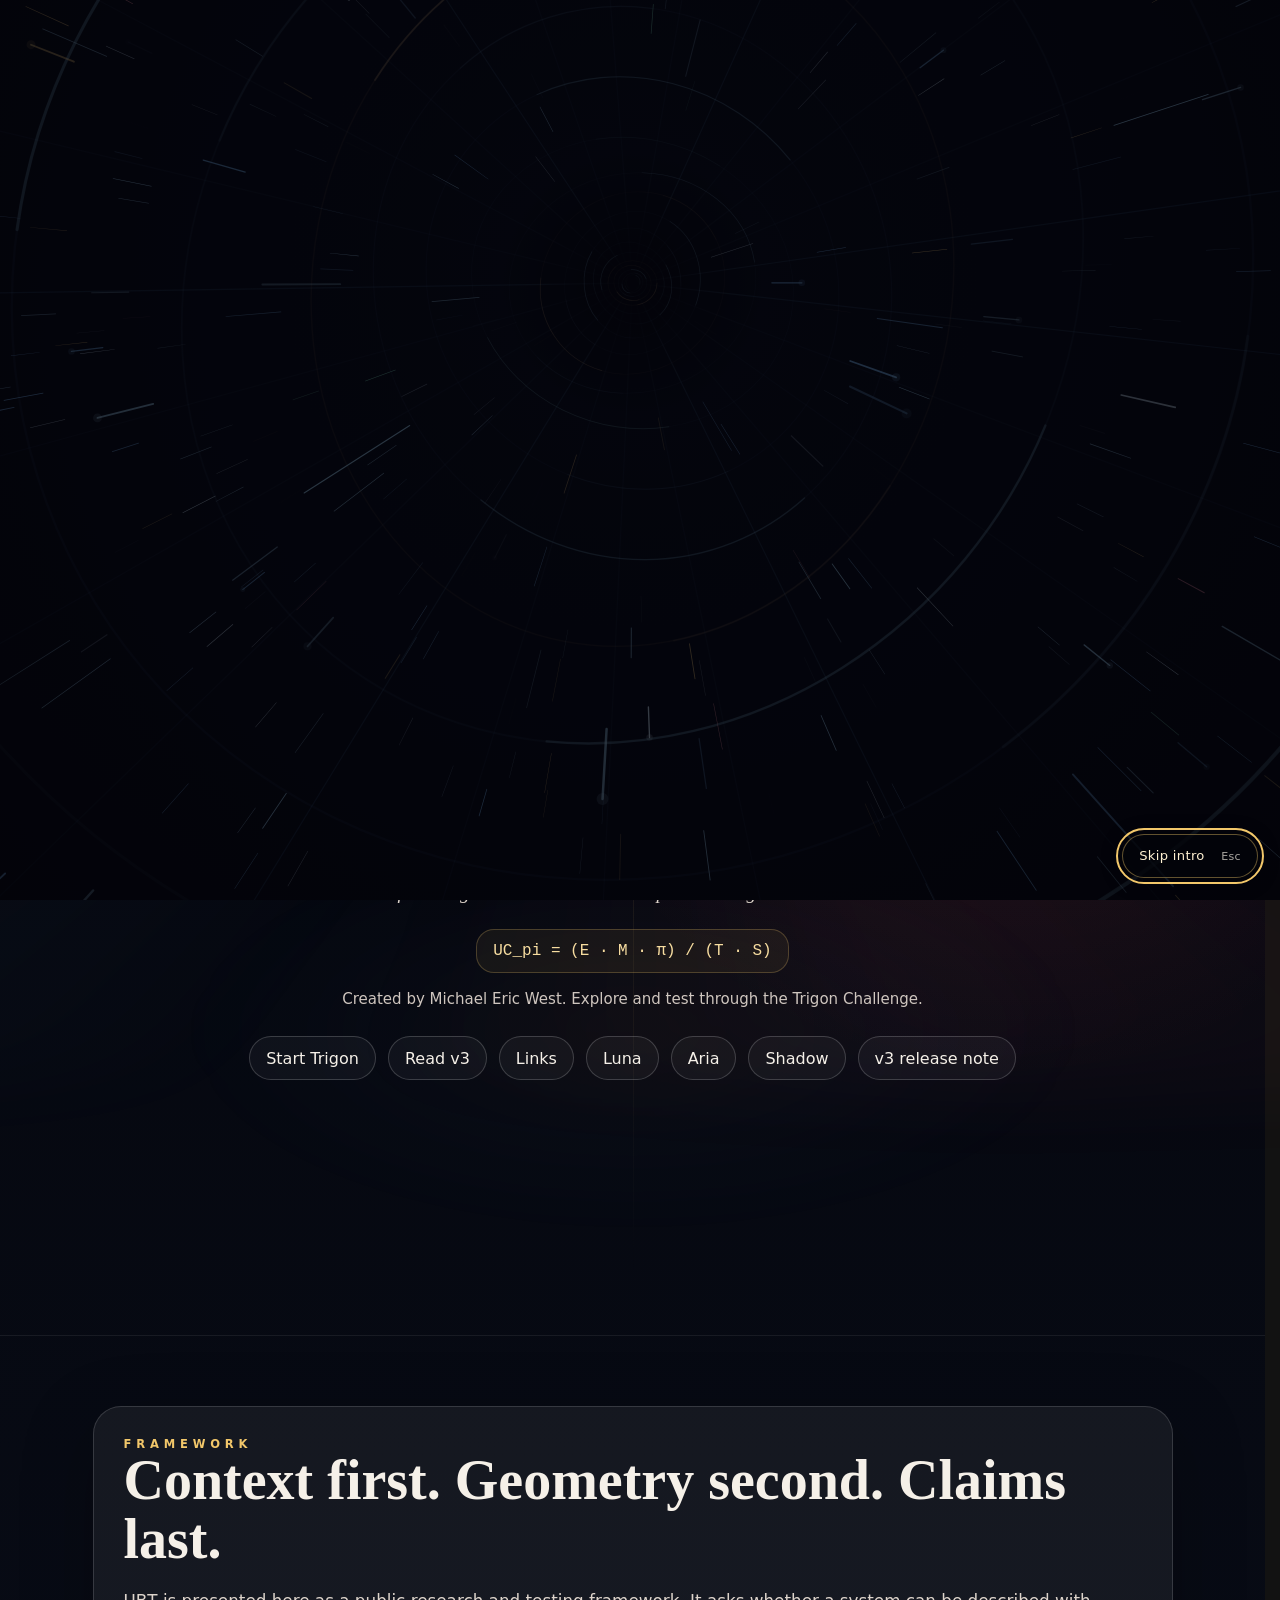
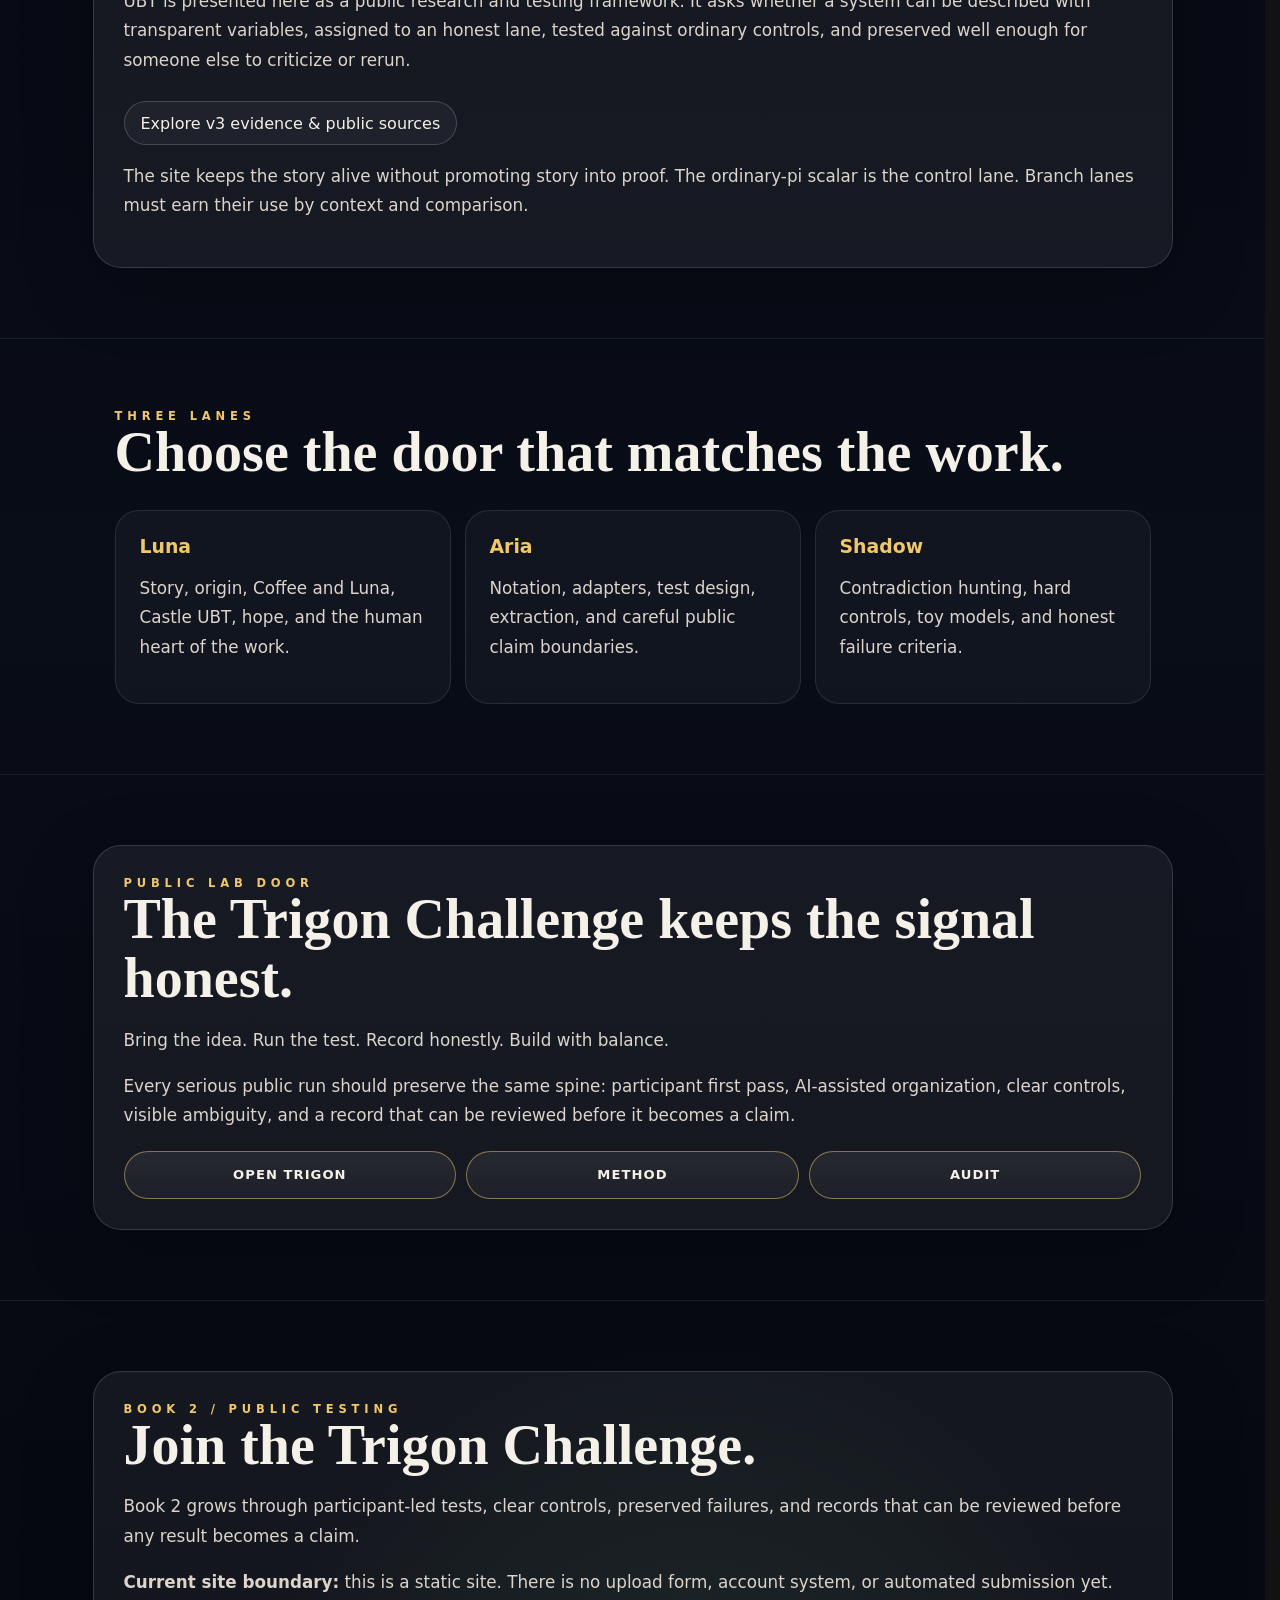
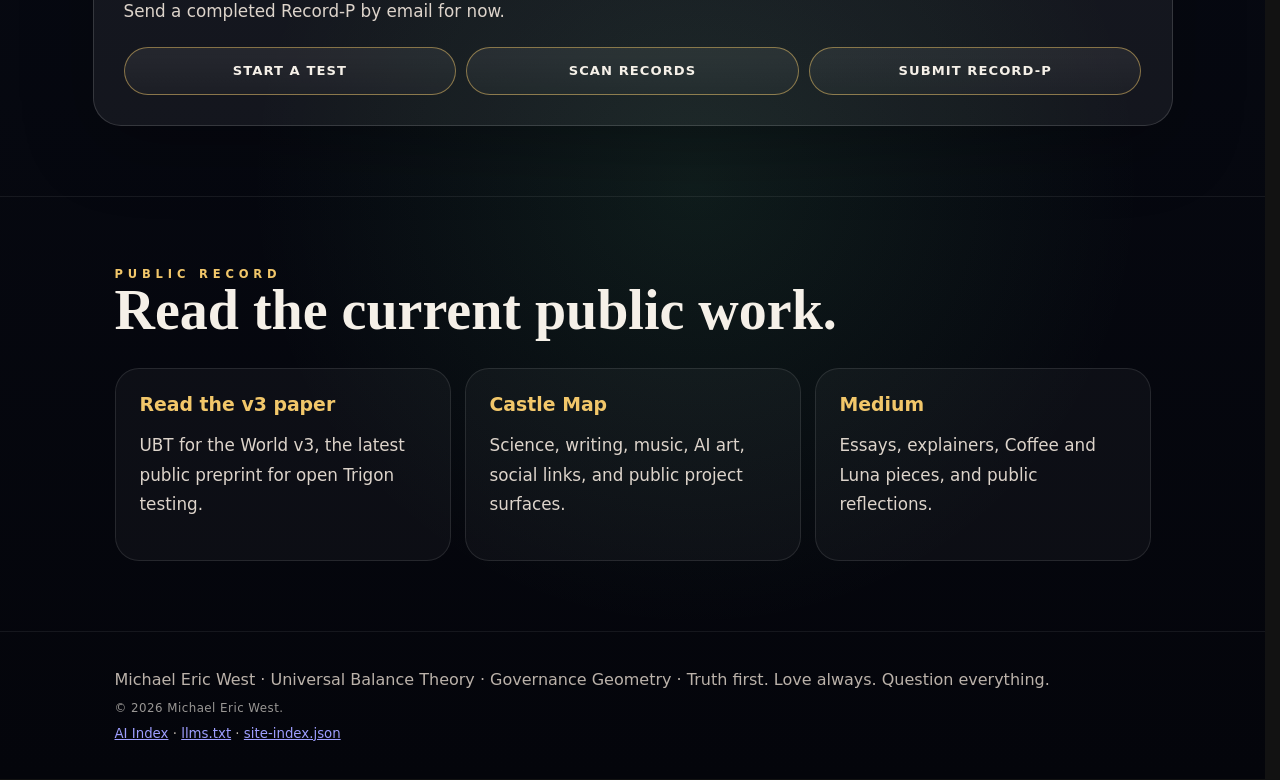
<file: index.html>
<!doctype html>
<html lang="en-CA">
<head>
<meta charset="utf-8">
<meta http-equiv="Content-Security-Policy" content="default-src 'self'; script-src 'self'; style-src 'self' 'unsafe-inline'; img-src 'self'; connect-src 'self'; object-src 'none'; base-uri 'none'; form-action 'none'">
<meta name="referrer" content="no-referrer">
<meta name="viewport" content="width=device-width, initial-scale=1">
<title>Universal Balance Theory | Michael Eric West</title>
<meta name="description" content="Michael Eric West's Universal Balance Theory: a public framework, research path, and Trigon Challenge for testing balance, transition, rupture, and the geometry of complex systems.">
<meta name="author" content="Michael Eric West">
<meta name="robots" content="index, follow, max-snippet:-1, max-image-preview:large, max-video-preview:-1">
<link rel="canonical" href="https://universalbalancetheory.ca/">
<link rel="alternate" type="text/plain" href="https://universalbalancetheory.ca/llms.txt" title="Concise AI site map">
<link rel="alternate" type="application/json" href="https://universalbalancetheory.ca/site-index.json" title="Structured UBT public index">
<meta property="og:title" content="Michael Eric West's Universal Balance Theory">
<meta property="og:description" content="A Geometry Governed Framework. Truth first. Love always. Question everything.">
<meta property="og:url" content="https://universalbalancetheory.ca/">
<meta property="og:type" content="website">
<meta name="theme-color" content="#050711">
<link rel="stylesheet" href="styles.css?v=20260830-visual-lock">
<style>
body{--accent:var(--gold)}
.aurora{position:fixed;inset:-22%;z-index:-2;pointer-events:none;filter:blur(42px);opacity:.2;background:conic-gradient(from 210deg at 50% 50%,transparent,rgba(133,207,255,.28),transparent,rgba(119,242,161,.18),transparent,rgba(255,98,109,.22),transparent);animation:homeAurora 21s ease-in-out infinite alternate}
@keyframes homeAurora{to{transform:rotate(8deg) scale(1.06)}}


.home-title.wrap{max-width:none;width:100%;padding-left:20px;padding-right:20px}
.home-title{position:relative;display:grid;place-items:center;text-align:center;min-height:calc(100svh - 76px);padding-top:76px;padding-bottom:calc(86px + env(safe-area-inset-bottom));overflow:hidden;isolation:isolate}
.home-title:before{content:"";position:absolute;left:50%;top:34px;bottom:56px;width:1px;background:linear-gradient(transparent,rgba(242,199,106,.16),transparent);opacity:.65;z-index:-1}
.home-title:after{content:"";position:absolute;inset:auto 10% 7% 10%;height:34%;background:radial-gradient(ellipse at center,rgba(242,199,106,.09),rgba(133,207,255,.045) 36%,transparent 70%);filter:blur(34px);opacity:.42;z-index:-2;pointer-events:none}
.hero-shell{position:relative;z-index:1;max-width:880px;margin:auto;text-align:center}

.tap-hint{display:block;width:max-content;margin:-2px auto 11px;padding:3px 9px;border:1px solid rgba(242,199,106,.16);border-radius:999px;color:rgba(246,216,140,.68);font-family:ui-monospace,SFMono-Regular,Menlo,monospace;font-size:.56rem;text-transform:uppercase;letter-spacing:.18em;background:rgba(3,4,10,.28)}
.owner-line{display:inline-block;margin:0 auto 12px;padding:6px 14px;border:1px solid rgba(242,199,106,.24);border-radius:999px;background:rgba(242,199,106,.055);font-family:ui-monospace,SFMono-Regular,Menlo,monospace;font-size:clamp(.68rem,1.7vw,.9rem);letter-spacing:.2em;color:#f6d88c;text-shadow:0 0 16px rgba(242,199,106,.3)}.owner-link{text-decoration:none;transition:border-color .18s ease,background .18s ease,color .18s ease,transform .18s ease}.owner-link:hover,.owner-link:focus-visible{color:#fff1c8;border-color:rgba(242,199,106,.5);background:rgba(242,199,106,.09);outline:none;transform:translateY(-1px)}
.stack-title{font-family:Georgia,"Times New Roman",serif;font-size:clamp(3.2rem,9.4vw,7.35rem);line-height:.86;letter-spacing:-.052em;margin:0 auto 15px;max-width:94vw;text-wrap:balance;text-shadow:0 0 30px rgba(242,199,106,.08)}
.stack-title span{display:block}.stack-title .balance{color:#f8eedf}
.governed-line{display:inline-block;margin:0 auto 20px;padding:8px 15px;border:1px solid rgba(242,199,106,.25);border-radius:999px;background:linear-gradient(90deg,rgba(133,207,255,.055),rgba(242,199,106,.07),rgba(119,242,161,.055),rgba(255,98,109,.052));font-family:ui-monospace,SFMono-Regular,Menlo,monospace;text-transform:uppercase;letter-spacing:.22em;font-size:clamp(.68rem,1.85vw,.9rem);color:#f7dda0;box-shadow:0 0 14px rgba(242,199,106,.11),0 0 20px rgba(133,207,255,.055);text-shadow:0 0 12px rgba(242,199,106,.24)}
.home-sub{max-width:760px;margin:0 auto;color:#ddd4cb;font-family:Georgia,"Times New Roman",serif;font-style:italic;font-size:clamp(1rem,2.15vw,1.2rem);line-height:1.58}.eq-line{display:inline-flex;flex-wrap:wrap;justify-content:center;margin:21px 0 0;padding:12px 16px;border:1px solid rgba(242,199,106,.24);border-radius:18px;background:rgba(242,199,106,.06);font-family:ui-monospace,SFMono-Regular,Menlo,monospace;color:#f7dda0}.credit-line{font-size:.94rem;color:#cfc6bf;margin:13px 0 0}.luna-fineprint{display:block;margin-top:10px;font-size:.74rem;line-height:1.55;letter-spacing:.04em;color:rgba(245,240,232,.62)}
.home-title .btns{justify-content:center;margin-top:24px}
@media(max-width:760px){.aurora{opacity:.15;filter:blur(34px)}.home-title.wrap{padding-left:14px;padding-right:14px}.home-title{min-height:auto;padding-top:34px;padding-bottom:calc(64px + env(safe-area-inset-bottom))}.home-title:before{top:20px;bottom:72px;opacity:.38}.home-title:after{inset:auto 8% 10% 8%;height:24%;opacity:.3}.tap-hint{font-size:.5rem;letter-spacing:.12em;margin:0 auto 9px}.owner-line{font-size:.6rem;letter-spacing:.1em;padding:5px 10px;margin-bottom:9px}.stack-title{font-size:clamp(2.5rem,12.4vw,3.2rem);line-height:.88;letter-spacing:-.032em;margin-bottom:11px;max-width:96vw}.governed-line{font-size:.55rem;letter-spacing:.075em;padding:7px 10px;margin-bottom:14px;max-width:94vw}.home-sub{font-size:.92rem;line-height:1.42;max-width:94vw}.eq-line{font-size:.74rem;margin-top:12px;padding:8px 10px}.credit-line{font-size:.74rem;line-height:1.35;margin-top:8px}.home-title .btns{display:grid;grid-template-columns:1fr 1fr;gap:9px;max-width:304px;margin:17px auto 0}.home-title .btn{min-height:40px;padding:9px 12px;font-size:.82rem}.home-title .btn:nth-child(n+3){display:none}.intro-card{padding:24px 18px}}
@media(prefers-reduced-motion:reduce){.aurora,.intro-gate:after{animation:none!important}}
</style>
<link rel="stylesheet" href="usability.css?v=20261103-evidence">
<link rel="icon" type="image/svg+xml" href="assets/favicon.svg">
<link rel="stylesheet" href="gateway.css?v=20261110-magnetic-orbs">
<link rel="stylesheet" href="gateway-intro.css?v=20261110-magnetic-orbs">
<link rel="stylesheet" href="visitor-counter.css?v=20261125-final-polish">
</head>
<body class="icon-nav">
<div class="aurora" aria-hidden="true"></div>
<div class="intro-gate" id="introGate" role="dialog" aria-modal="true" aria-labelledby="introTitle" aria-describedby="introSubtitle" aria-hidden="true"><canvas class="gateway-warp-canvas" id="gatewayWarp" aria-hidden="true"></canvas><div class="gateway-warp-still" aria-hidden="true"></div><div class="gateway-warp-controls"><p class="warp-a11y" id="warpTitle">Gateway time warp</p><p class="warp-a11y" id="warpDescription">A decorative journey into the UBT introduction. You can skip it at any time.</p><button class="skip warp-skip" id="skipWarp" type="button">Skip intro <span aria-hidden="true">Esc</span></button></div><div class="intro-split" aria-hidden="true"><span class="split-wing left"></span><span class="split-wing right"></span><span class="split-core"></span></div><div class="intro-card"><div class="triad-orbit" aria-hidden="true"><span class="ring-core"></span><svg viewBox="0 0 320 320"><path d="M160 32 L49.148748315592 224 L270.851251684408 224 Z" fill="rgba(255,255,255,.032)" stroke="currentColor" stroke-width="3"/><circle cx="160" cy="160" r="48" fill="none" stroke="rgba(242,199,106,.2)" stroke-width="2"/></svg><span class="intro-lane red"><span class="intro-dot"></span></span><span class="intro-lane green"><span class="intro-dot"></span></span><span class="intro-lane blue"><span class="intro-dot"></span></span></div><div class="intro-copy"><div class="intro-eq">UC_pi = (E · M · π) / (T · S)</div><h2 class="intro-title" id="introTitle">Universal Balance Theory</h2><div class="intro-sub" id="introSubtitle">Truth first. Love always. Question everything.</div></div><button class="skip" id="skipIntro" type="button">Enter the Castle</button></div></div>
<header class="top"><nav class="nav" aria-label="Primary"><a class="brand-mini" href="index.html" aria-label="Universal Balance Theory home" aria-current="page"><span class="live-mark" aria-hidden="true"><span class="live-sphere"></span><svg class="live-triad" viewBox="0 0 100 100" focusable="false"><path class="outline" d="M50 8.3064516 L86.1076721 70.8467742 L13.8923279 70.8467742 Z"></path><circle class="tip-blue" cx="50" cy="8.3064516" r="4.9274194"></circle><circle class="tip-green" cx="86.1076721" cy="70.8467742" r="4.9274194"></circle><circle class="tip-red" cx="13.8923279" cy="70.8467742" r="4.9274194"></circle></svg></span><span>UBT</span></a><span class="nav-links" data-global-nav><a href="trigon-challenge.html"><svg class="nav-icon" viewBox="0 0 24 24" aria-hidden="true" focusable="false"><path d="M12 3 22 21H2Z"/><path d="m12 9 4 8H8Z"/></svg><span>Trigon</span></a><a href="luna.html"><svg class="nav-icon" viewBox="0 0 24 24" aria-hidden="true" focusable="false"><path d="M20.7 13A9 9 0 0 1 11 3.3 9 9 0 1 0 20.7 13Z"/></svg><span>Luna</span></a><a href="aria.html"><svg class="nav-icon" viewBox="0 0 24 24" aria-hidden="true" focusable="false"><path d="M9 3h6M10 3v7L4 20h16l-6-10V3M7 15h10"/></svg><span>Aria</span></a><a href="shadow.html"><svg class="nav-icon" viewBox="0 0 24 24" aria-hidden="true" focusable="false"><path d="m12 3 8 4v6c0 4-8 8-8 8s-8-4-8-8V7Z"/><path d="m9 12 2 2 4-4"/></svg><span>Shadow</span></a><a href="links.html"><svg class="nav-icon" viewBox="0 0 24 24" aria-hidden="true" focusable="false"><path d="m10 13 4-4m-6 6-1 1a4 4 0 0 1-6-6l5-5a4 4 0 0 1 6 0m0 6a4 4 0 0 1 6 0l-5 5a4 4 0 0 1-6 0"/></svg><span>Links</span></a></span></nav></header>
<main>
<section class="home-title wrap"><div class="hero-shell"><button class="home-sigil" type="button" data-intro-trigger aria-label="Play the UBT gateway time warp"><span class="ring r1"></span><span class="ring r2"></span><span class="ring r3"></span><svg class="triangle" viewBox="0 0 320 320" aria-hidden="true"><path d="M160 32 L49.148748315592 224 L270.851251684408 224 Z" fill="rgba(255,255,255,.032)" stroke="currentColor" stroke-width="3"/><circle cx="160" cy="160" r="48" fill="none" stroke="rgba(242,199,106,.2)" stroke-width="2"/></svg><span class="orbit-lane red"><span class="node"></span></span><span class="orbit-lane green"><span class="node"></span></span><span class="orbit-lane blue"><span class="node"></span></span></button><span class="tap-hint" aria-hidden="true">tap the centre</span><a class="owner-line owner-link" href="michael.html">Michael Eric West&rsquo;s</a><h1 class="stack-title" aria-label="Universal Balance Theory"><span>Universal</span><span class="balance">Balance</span><span>Theory</span></h1><div class="governed-line">A Geometry Governed Framework</div><div class="home-sub">A public framework for balance, transition, rupture, and the geometry of complex systems. Beautiful enough to invite wonder. Disciplined enough to survive controls.</div><div class="eq-line">UC_pi = (E · M · π) / (T · S)</div><p class="credit-line">Created by Michael Eric West. Explore and test through the Trigon Challenge.</p><div class="btns"><a class="btn" href="trigon-challenge.html">Start Trigon</a><a class="btn" href="https://zenodo.org/records/23473479">Read v3</a><a class="btn" href="links.html">Links</a><a class="btn" href="luna.html">Luna</a><a class="btn" href="aria.html">Aria</a><a class="btn" href="shadow.html">Shadow</a><a class="btn" href="https://substack.com/@myquest321666/note/c-364793040">v3 release note</a></div></div></section>
<section class="section"><div class="wrap card"><div class="kicker">Framework</div><h2>Context first. Geometry second. Claims last.</h2><p>UBT is presented here as a public research and testing framework. It asks whether a system can be described with transparent variables, assigned to an honest lane, tested against ordinary controls, and preserved well enough for someone else to criticize or rerun.</p><div class="btns"><a class="btn" href="evidence.html">Explore v3 evidence &amp; public sources</a></div><p>The site keeps the story alive without promoting story into proof. The ordinary-pi scalar is the control lane. Branch lanes must earn their use by context and comparison.</p></div></section>
<section class="section"><div class="wrap"><div class="kicker">Three lanes</div><h2>Choose the door that matches the work.</h2><div class="grid"><a class="tile" href="luna.html"><strong>Luna</strong><p>Story, origin, Coffee and Luna, Castle UBT, hope, and the human heart of the work.</p></a><a class="tile" href="aria.html"><strong>Aria</strong><p>Notation, adapters, test design, extraction, and careful public claim boundaries.</p></a><a class="tile" href="shadow.html"><strong>Shadow</strong><p>Contradiction hunting, hard controls, toy models, and honest failure criteria.</p></a></div></div></section>
<section class="section"><div class="wrap card"><div class="kicker">Public Lab Door</div><h2>The Trigon Challenge keeps the signal honest.</h2><p>Bring the idea. Run the test. Record honestly. Build with balance.</p><p>Every serious public run should preserve the same spine: participant first pass, AI-assisted organization, clear controls, visible ambiguity, and a record that can be reviewed before it becomes a claim.</p><div class="bottom-actions"><a class="btn" href="trigon-challenge.html">Open Trigon</a><a class="btn" href="aria.html">Method</a><a class="btn" href="shadow.html">Audit</a></div></div></section>
<section class="section" id="book2"><div class="wrap card"><div class="kicker">Book 2 / Public testing</div><h2>Join the Trigon Challenge.</h2><p>Book 2 grows through participant-led tests, clear controls, preserved failures, and records that can be reviewed before any result becomes a claim.</p><p><strong>Current site boundary:</strong> this is a static site. There is no upload form, account system, or automated submission yet. Send a completed Record-P by email for now.</p><div class="bottom-actions"><a class="btn" href="trigon-challenge.html">Start a test</a><a class="btn" href="trigon-challenge.html#public-record">Scan records</a><a class="btn" href="mailto:mrmikewest83@gmail.com?subject=Trigon%20Challenge%20Record-P">Submit Record-P</a></div></div></section>
<section class="section"><div class="wrap"><div class="kicker">Public record</div><h2>Read the current public work.</h2><div class="grid"><a class="tile" href="https://zenodo.org/records/23473479"><strong>Read the v3 paper</strong><p>UBT for the World v3, the latest public preprint for open Trigon testing.</p></a><a class="tile" href="links.html"><strong>Castle Map</strong><p>Science, writing, music, AI art, social links, and public project surfaces.</p></a><a class="tile" href="https://medium.com/@myquest321666"><strong>Medium</strong><p>Essays, explainers, Coffee and Luna pieces, and public reflections.</p></a></div></div></section>
</main>
<footer><div class="wrap">Michael Eric West · Universal Balance Theory · Governance Geometry · Truth first. Love always. Question everything.<small class="luna-fineprint">© 2026 Michael Eric West.</small></div></footer>
<script src="site.js?v=20261117-privacy"></script>
<script src="gateway-warp-renderer.js?v=20261110-magnetic-orbs"></script>
<script src="visitor-counter.js?v=20261125-final-polish"></script>
<script src="gateway-intro.js?v=20261125-final-polish" data-auto-gateway="enabled"></script>
</body>
</html>
</file>
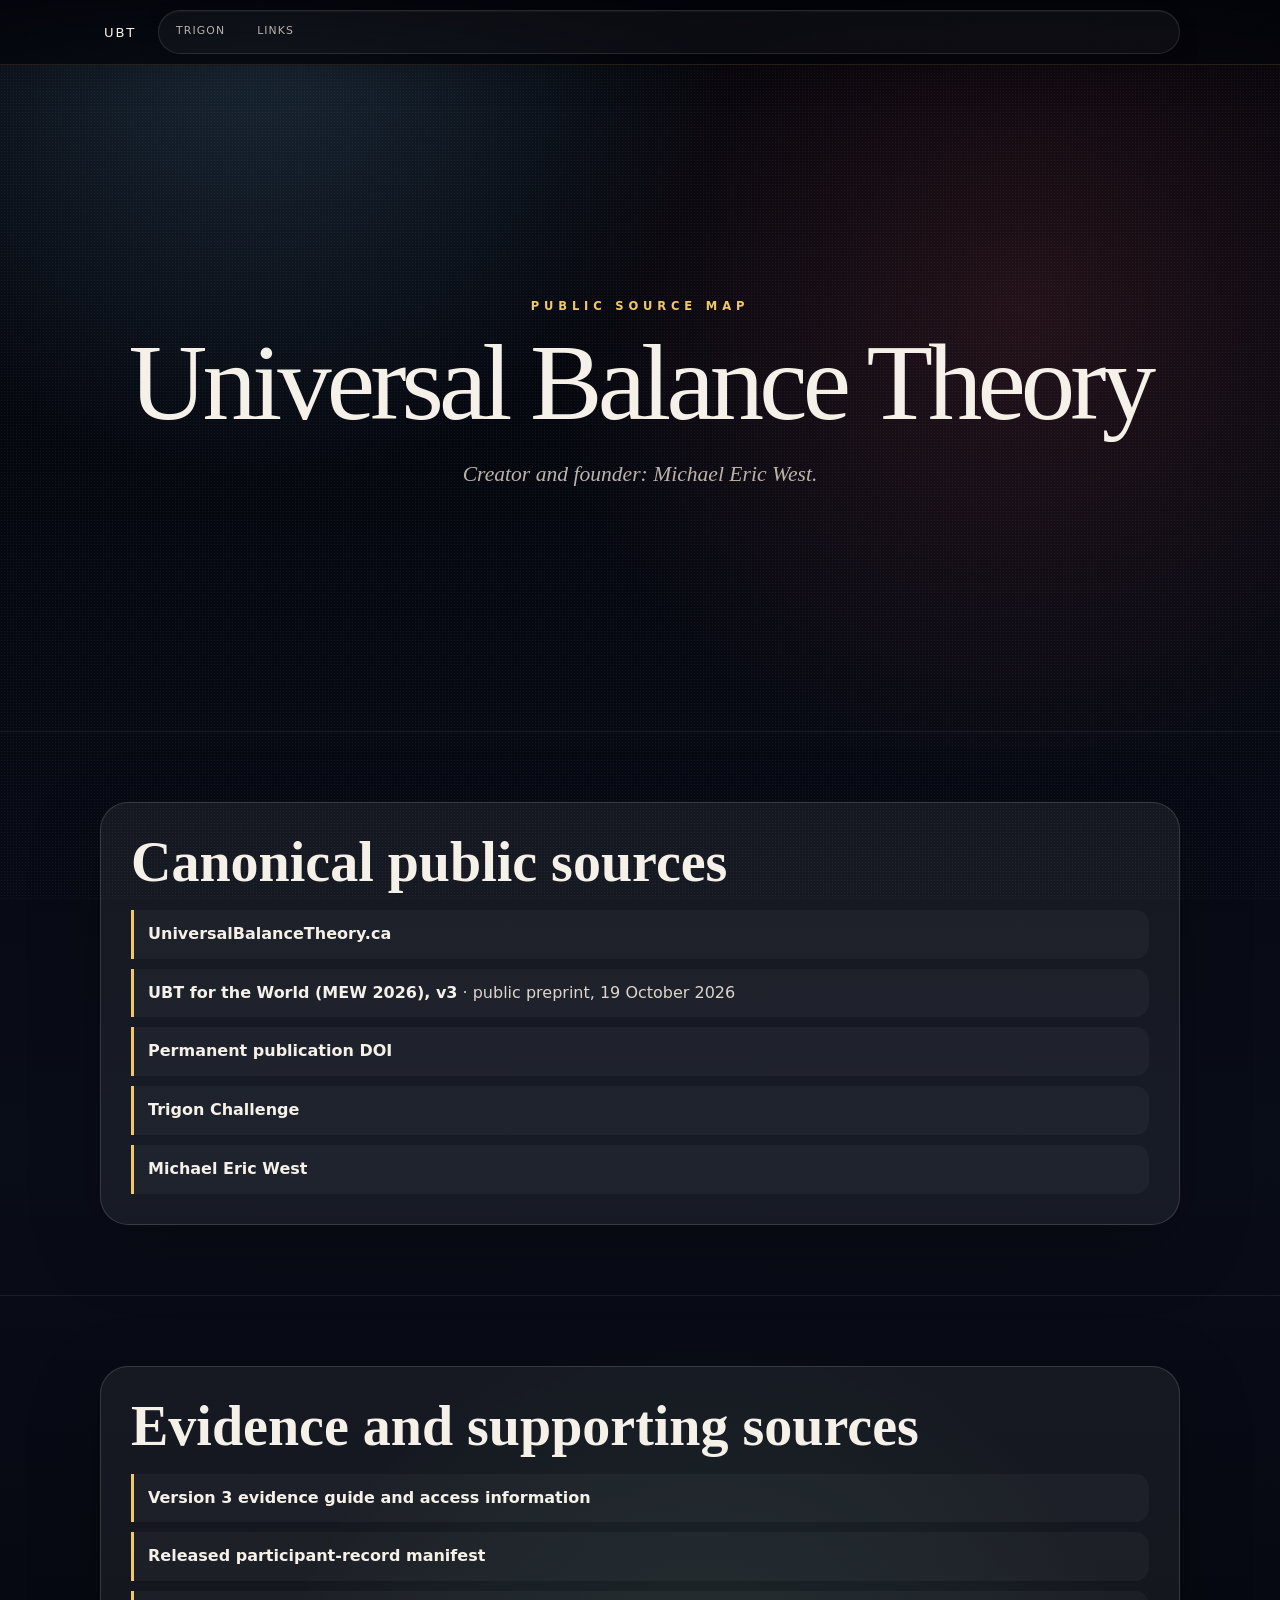
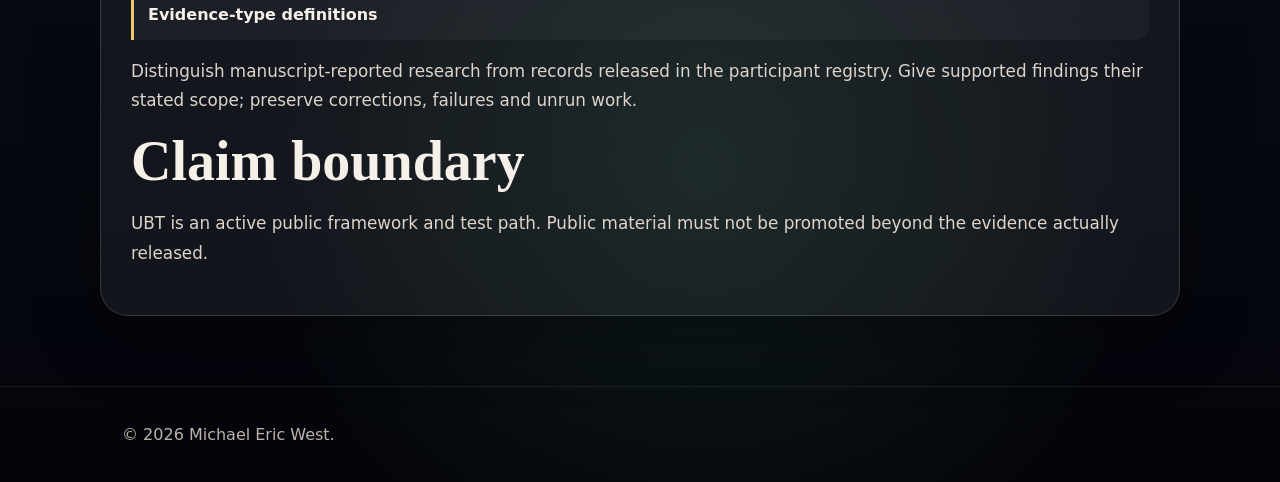
<file: ai-index.html>
<!doctype html>
<html lang="en-CA">
<head>
<meta charset="utf-8">
<meta name="viewport" content="width=device-width, initial-scale=1">
<title>Universal Balance Theory AI Index | Michael Eric West</title>
<meta name="description" content="Concise public source map for Michael Eric West's Universal Balance Theory.">
<meta name="author" content="Michael Eric West">
<meta name="robots" content="index, follow">
<link rel="canonical" href="https://universalbalancetheory.ca/ai-index.html">
<link rel="stylesheet" href="styles.css?v=20260830-visual-lock">

</head>
<body style="--accent:var(--gold)">
<header class="top"><nav class="nav" aria-label="Primary"><a class="brand-mini" href="index.html">UBT</a><span class="nav-links"><a href="trigon-challenge.html">Trigon</a><a href="links.html">Links</a></span></nav></header>
<main>
<section class="hero wrap">
<div>
<div class="kicker">Public source map</div>
<h1 class="display">Universal Balance Theory</h1>
<p class="sub">Creator and founder: Michael Eric West.</p>
</div>
</section>
<section class="section"><div class="wrap card">
<h2>Canonical public sources</h2>
<ul class="point-list">
<li><a href="https://universalbalancetheory.ca/">UniversalBalanceTheory.ca</a></li>
<li><a href="https://zenodo.org/records/23473479">UBT for the World (MEW 2026), v3</a> · public preprint, 19 October 2026</li>
<li><a href="https://doi.org/10.5281/zenodo.23473479">Permanent publication DOI</a></li>
<li><a href="trigon-challenge.html">Trigon Challenge</a></li>
<li><a href="michael.html">Michael Eric West</a></li>
</ul>
</div></section>
<section class="section"><div class="wrap card">
<h2>Evidence and supporting sources</h2>
<ul class="point-list"><li><a href="evidence.html">Version 3 evidence guide and access information</a></li><li><a href="trigon/manifest.json">Released participant-record manifest</a></li><li><a href="trigon/evidence-types.json">Evidence-type definitions</a></li></ul>
<p>Distinguish manuscript-reported research from records released in the participant registry. Give supported findings their stated scope; preserve corrections, failures and unrun work.</p>
<h2>Claim boundary</h2>
<p>UBT is an active public framework and test path. Public material must not be promoted beyond the evidence actually released.</p>
</div></section>
</main>
<footer><div class="wrap">© 2026 Michael Eric West.</div></footer>

</body>
</html>
</file>
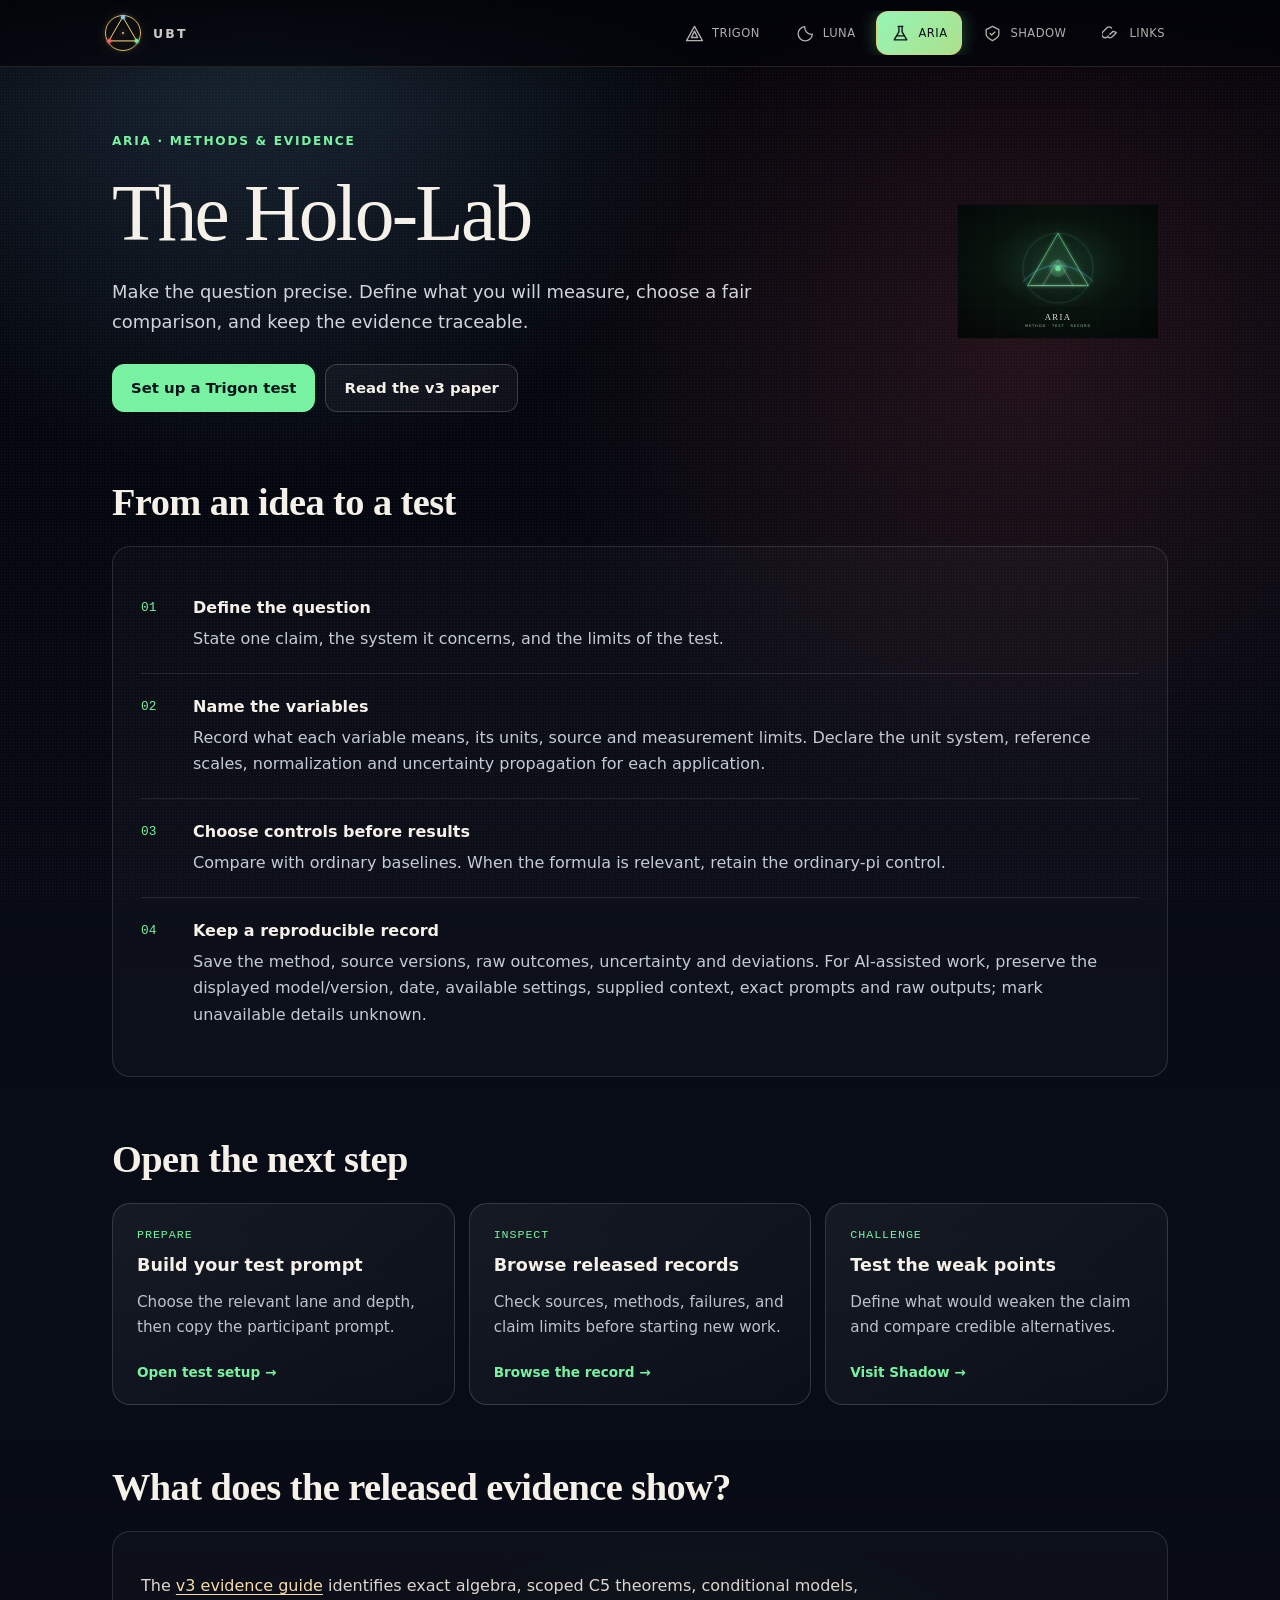
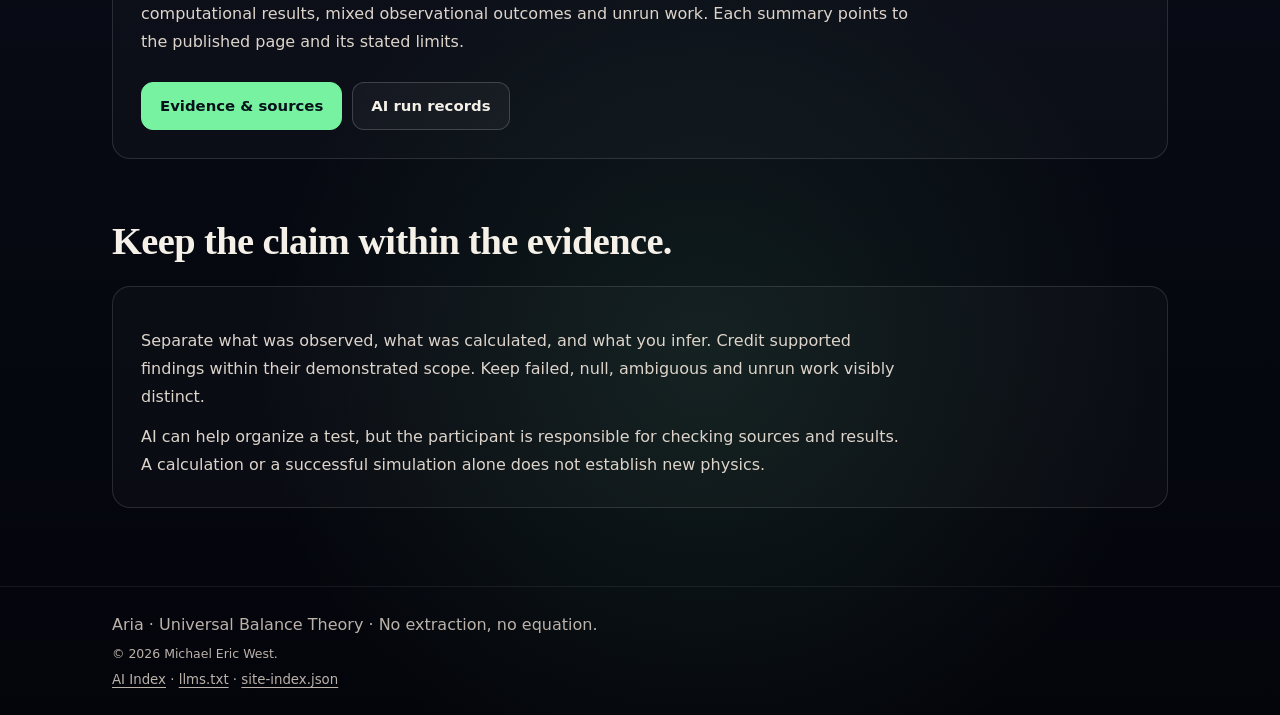
<file: aria.html>
<!doctype html>
<html lang="en-CA">
<head>
<meta charset="utf-8">
<meta http-equiv="Content-Security-Policy" content="default-src 'self'; script-src 'self' ; style-src 'self' 'unsafe-inline'; img-src 'self'; connect-src 'self'; object-src 'none'; base-uri 'none'; form-action 'none'">
<meta name="referrer" content="no-referrer">
<meta name="viewport" content="width=device-width, initial-scale=1">
<title>Aria · The Holo-Lab | Universal Balance Theory</title>
<meta name="description" content="Define variables, controls, sources, and uncertainty before running a public Trigon test.">
<meta name="author" content="Michael Eric West">
<meta name="robots" content="index, follow, max-snippet:-1, max-image-preview:large, max-video-preview:-1">
<link rel="canonical" href="https://universalbalancetheory.ca/aria.html">
<link rel="alternate" type="text/plain" href="https://universalbalancetheory.ca/llms.txt" title="Concise AI site map">
<link rel="alternate" type="application/json" href="https://universalbalancetheory.ca/site-index.json" title="Structured UBT public index">
<meta property="og:title" content="Aria | Universal Balance Theory">
<meta property="og:description" content="Define variables, controls, sources, and uncertainty before running a public Trigon test.">
<meta property="og:url" content="https://universalbalancetheory.ca/aria.html">
<meta property="og:type" content="website">
<link rel="stylesheet" href="styles.css?v=20260830-visual-lock">

<link rel="stylesheet" href="usability.css?v=20261103-evidence">
<link rel="icon" type="image/svg+xml" href="assets/favicon.svg">

</head>
<body class="research-page icon-nav" style="--accent:var(--aria)">
<a class="skip-link" href="#main-content">Skip to content</a>
<header class="top"><nav class="nav" aria-label="Primary"><a class="brand-mini" href="index.html" aria-label="Universal Balance Theory home"><span class="live-mark" aria-hidden="true"><span class="live-sphere"></span><svg class="live-triad" viewBox="0 0 100 100" focusable="false"><path class="outline" d="M50 8.3064516 L86.1076721 70.8467742 L13.8923279 70.8467742 Z"></path><circle class="tip-blue" cx="50" cy="8.3064516" r="4.9274194"></circle><circle class="tip-green" cx="86.1076721" cy="70.8467742" r="4.9274194"></circle><circle class="tip-red" cx="13.8923279" cy="70.8467742" r="4.9274194"></circle></svg></span><span>UBT</span></a><span class="nav-links" data-global-nav><a href="trigon-challenge.html"><svg class="nav-icon" viewBox="0 0 24 24" aria-hidden="true" focusable="false"><path d="M12 3 22 21H2Z"/><path d="m12 9 4 8H8Z"/></svg><span>Trigon</span></a><a href="luna.html"><svg class="nav-icon" viewBox="0 0 24 24" aria-hidden="true" focusable="false"><path d="M20.7 13A9 9 0 0 1 11 3.3 9 9 0 1 0 20.7 13Z"/></svg><span>Luna</span></a><a href="aria.html" aria-current="page"><svg class="nav-icon" viewBox="0 0 24 24" aria-hidden="true" focusable="false"><path d="M9 3h6M10 3v7L4 20h16l-6-10V3M7 15h10"/></svg><span>Aria</span></a><a href="shadow.html"><svg class="nav-icon" viewBox="0 0 24 24" aria-hidden="true" focusable="false"><path d="m12 3 8 4v6c0 4-8 8-8 8s-8-4-8-8V7Z"/><path d="m9 12 2 2 4-4"/></svg><span>Shadow</span></a><a href="links.html"><svg class="nav-icon" viewBox="0 0 24 24" aria-hidden="true" focusable="false"><path d="m10 13 4-4m-6 6-1 1a4 4 0 0 1-6-6l5-5a4 4 0 0 1 6 0m0 6a4 4 0 0 1 6 0l-5 5a4 4 0 0 1-6 0"/></svg><span>Links</span></a></span></nav></header>
<main id="main-content">
<section class="page-heading wrap"><div><p class="eyebrow">Aria · Methods & evidence</p><h1>The Holo-Lab</h1><p class="lead">Make the question precise. Define what you will measure, choose a fair comparison, and keep the evidence traceable.</p><div class="btns"><a class="btn btn-primary" href="trigon-challenge.html#start">Set up a Trigon test</a><a class="btn" href="https://zenodo.org/records/23473479">Read the v3 paper</a></div></div><img class=heading-sigil src=assets/aria-sigil.svg alt="" aria-hidden=true></section><section class="content-section" id="method"><div class="wrap"><div class="section-heading"><h2>From an idea to a test</h2></div><div class="reading-panel"><ol class="step-list"><li><strong>Define the question</strong>State one claim, the system it concerns, and the limits of the test.</li><li><strong>Name the variables</strong>Record what each variable means, its units, source and measurement limits. Declare the unit system, reference scales, normalization and uncertainty propagation for each application.</li><li><strong>Choose controls before results</strong>Compare with ordinary baselines. When the formula is relevant, retain the ordinary-pi control.</li><li><strong>Keep a reproducible record</strong>Save the method, source versions, raw outcomes, uncertainty and deviations. For AI-assisted work, preserve the displayed model/version, date, available settings, supplied context, exact prompts and raw outputs; mark unavailable details unknown.</li></ol></div></div></section><section class="content-section" id="tools"><div class="wrap"><div class="section-heading"><h2>Open the next step</h2></div><div class="action-grid"><a class="action-card" href="trigon-challenge.html#start"><span class="card-kicker">Prepare</span><strong>Build your test prompt</strong><span class="card-description">Choose the relevant lane and depth, then copy the participant prompt.</span><span class="card-action">Open test setup <span aria-hidden="true">→</span></span></a><a class="action-card" href="trigon-challenge.html#public-record"><span class="card-kicker">Inspect</span><strong>Browse released records</strong><span class="card-description">Check sources, methods, failures, and claim limits before starting new work.</span><span class="card-action">Browse the record <span aria-hidden="true">→</span></span></a><a class="action-card" href="shadow.html"><span class="card-kicker">Challenge</span><strong>Test the weak points</strong><span class="card-description">Define what would weaken the claim and compare credible alternatives.</span><span class="card-action">Visit Shadow <span aria-hidden="true">→</span></span></a></div></div></section><section class="content-section" id="evidence"><div class="wrap"><div class="section-heading"><h2>What does the released evidence show?</h2></div><div class="reading-panel"><p>The <a href="evidence.html">v3 evidence guide</a> identifies exact algebra, scoped C5 theorems, conditional models, computational results, mixed observational outcomes and unrun work. Each summary points to the published page and its stated limits.</p><div class="btns"><a class="btn btn-primary" href="evidence.html">Evidence &amp; sources</a><a class="btn" href="trigon-challenge.html#ai-record">AI run records</a></div></div></div></section><section class="content-section" id="limits"><div class="wrap"><div class="section-heading"><h2>Keep the claim within the evidence.</h2></div><div class="reading-panel"><p>Separate what was observed, what was calculated, and what you infer. Credit supported findings within their demonstrated scope. Keep failed, null, ambiguous and unrun work visibly distinct.</p><p>AI can help organize a test, but the participant is responsible for checking sources and results. A calculation or a successful simulation alone does not establish new physics.</p></div></div></section>
</main>
<footer><div class="wrap">Aria · Universal Balance Theory · No extraction, no equation.<small class="luna-fineprint">© 2026 Michael Eric West.</small></div></footer>
<script src="site.js?v=20261117-privacy"></script>

</body>
</html>
</file>
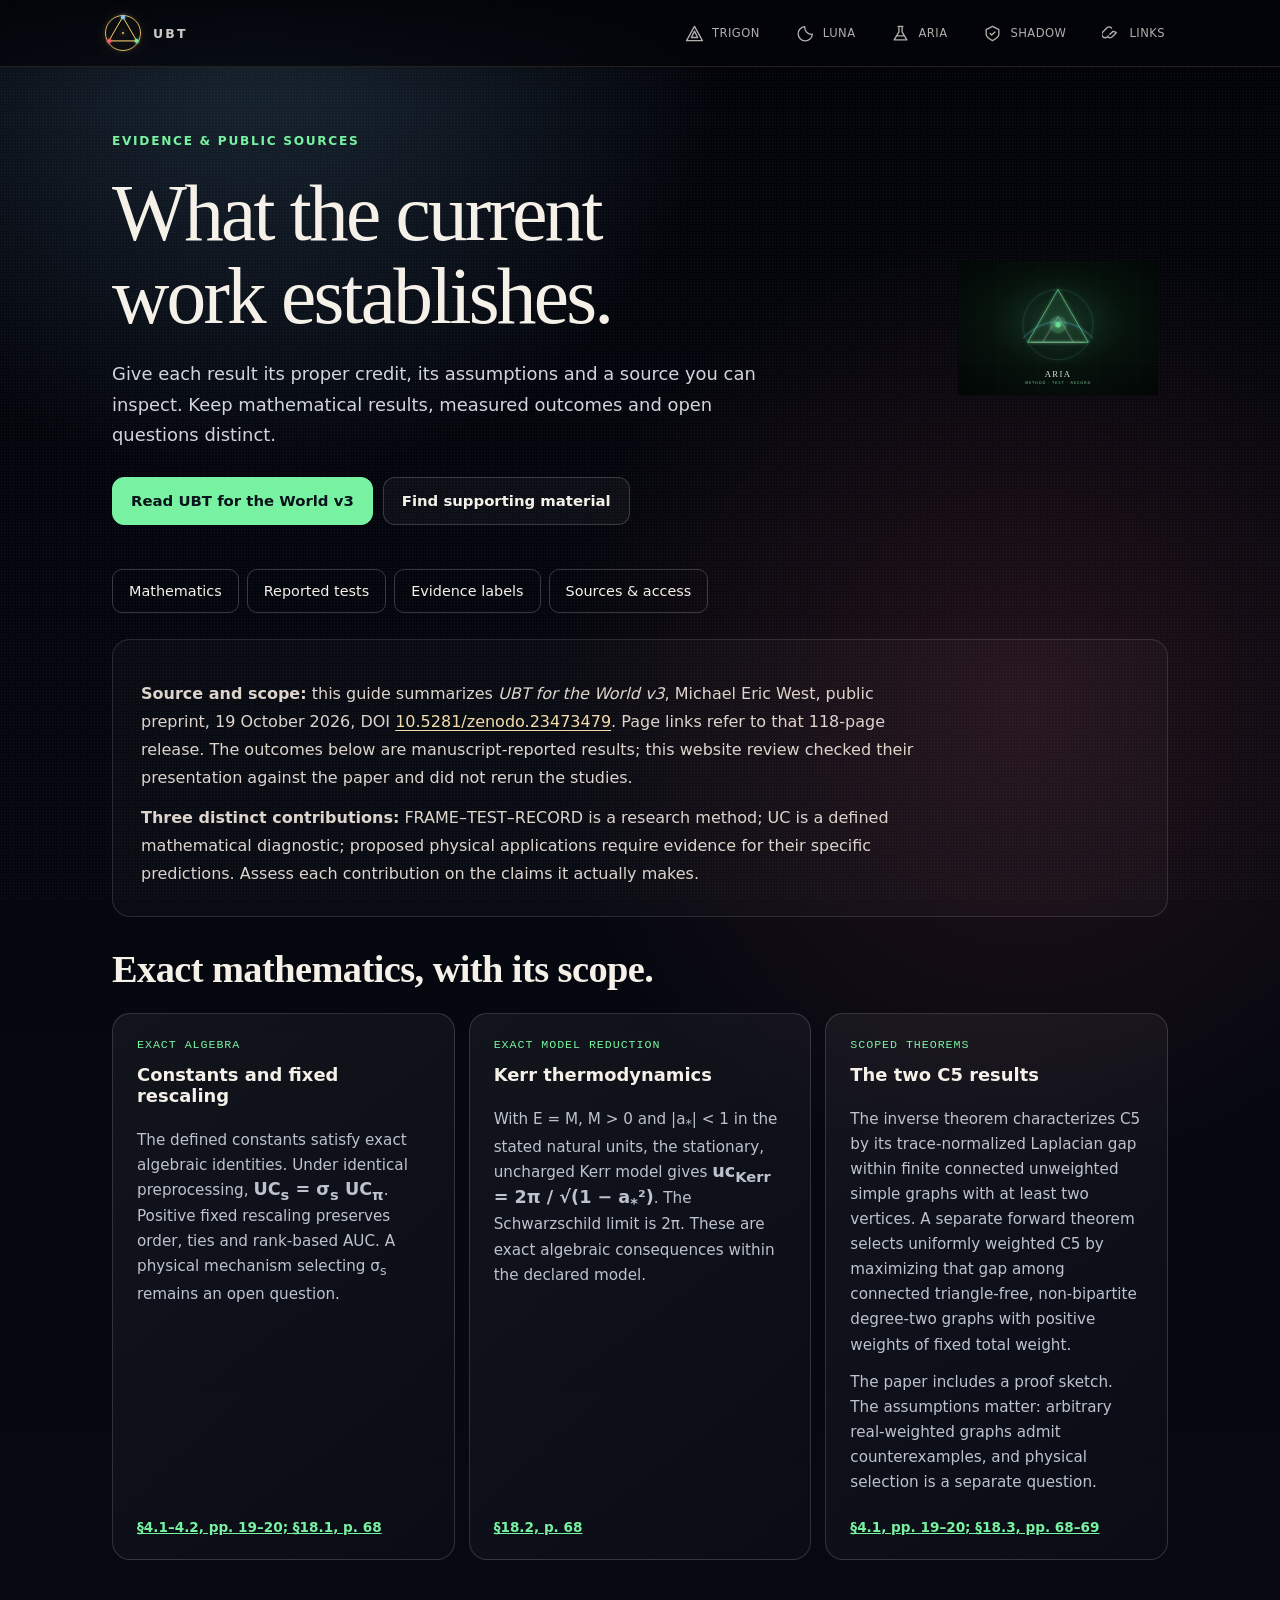
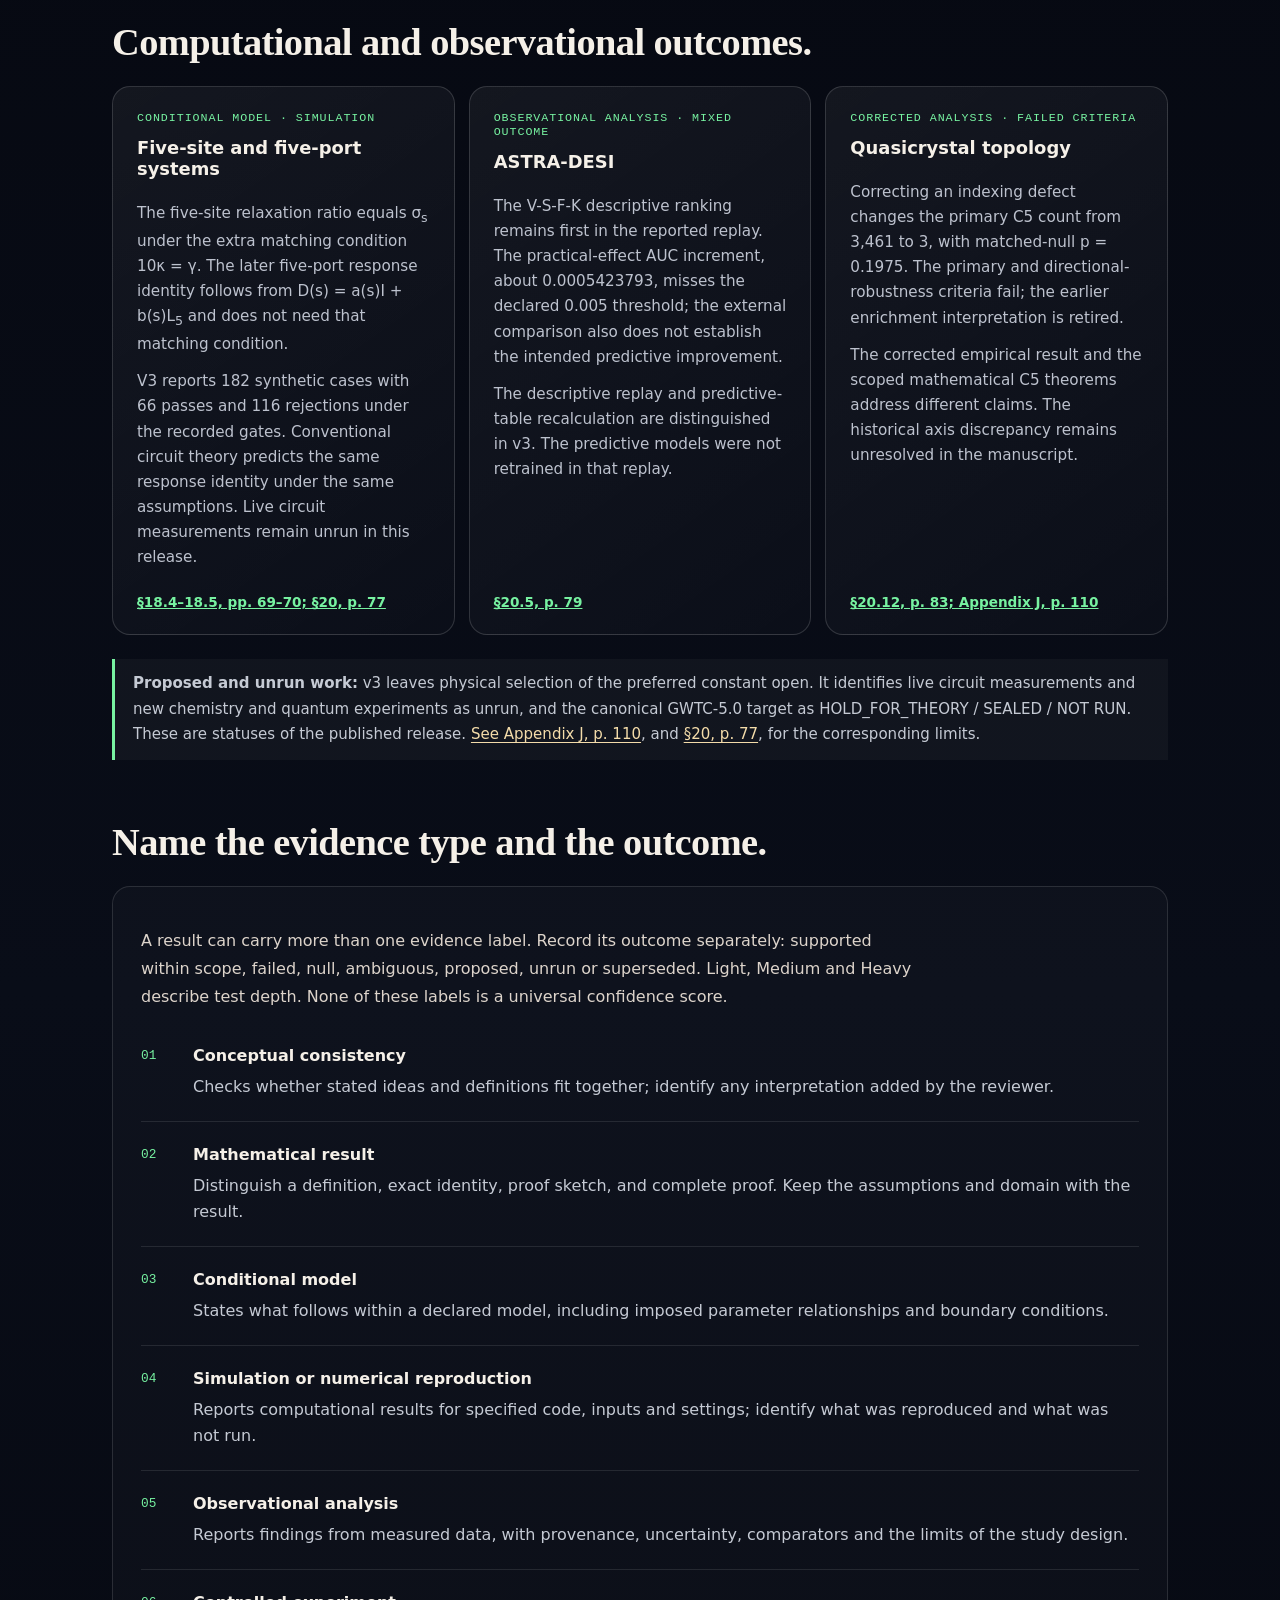
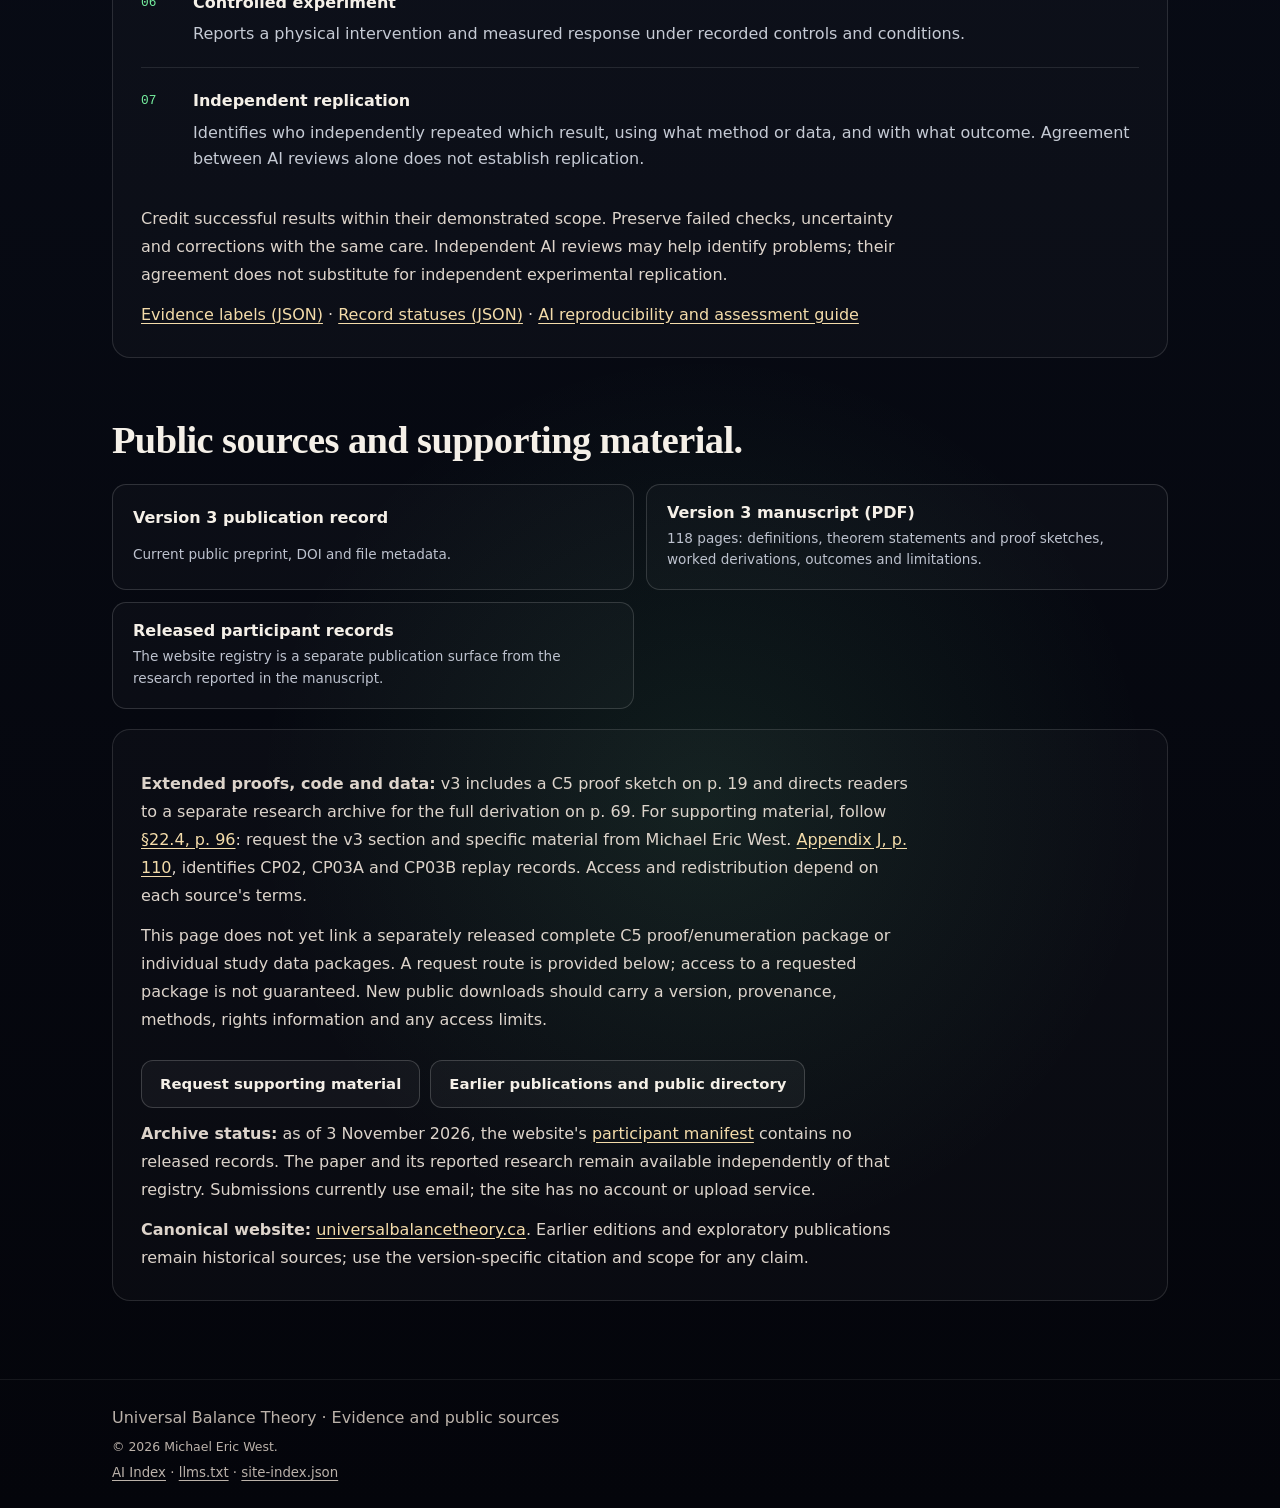
<file: evidence.html>
<!doctype html>
<html lang="en-CA">
<head>
<meta charset="utf-8">
<meta http-equiv="Content-Security-Policy" content="default-src 'self'; script-src 'self' ; style-src 'self' 'unsafe-inline'; img-src 'self'; connect-src 'self'; object-src 'none'; base-uri 'none'; form-action 'none'">
<meta name="referrer" content="no-referrer">
<meta name="viewport" content="width=device-width, initial-scale=1">
<title>Evidence and Public Sources | Universal Balance Theory</title>
<meta name="description" content="Read UBT v3 results with their evidence type, assumptions, reported outcomes and public source links.">
<meta name="author" content="Michael Eric West">
<meta name="robots" content="index, follow, max-snippet:-1, max-image-preview:large, max-video-preview:-1">
<link rel="canonical" href="https://universalbalancetheory.ca/evidence.html">
<link rel="alternate" type="text/plain" href="https://universalbalancetheory.ca/llms.txt" title="Concise AI site map">
<link rel="alternate" type="application/json" href="https://universalbalancetheory.ca/site-index.json" title="Structured UBT public index">
<meta property="og:title" content="Evidence and Public Sources | Universal Balance Theory">
<meta property="og:description" content="Read UBT v3 results with their evidence type, assumptions, reported outcomes and public source links.">
<meta property="og:url" content="https://universalbalancetheory.ca/evidence.html">
<meta property="og:type" content="website">
<link rel="stylesheet" href="styles.css?v=20260830-visual-lock">

<link rel="stylesheet" href="usability.css?v=20261103-evidence">
<link rel="icon" type="image/svg+xml" href="assets/favicon.svg">

</head>
<body class="research-page icon-nav" style="--accent:var(--aria)">
<a class="skip-link" href="#main-content">Skip to content</a>
<header class="top"><nav class="nav" aria-label="Primary"><a class="brand-mini" href="index.html" aria-label="Universal Balance Theory home"><span class="live-mark" aria-hidden="true"><span class="live-sphere"></span><svg class="live-triad" viewBox="0 0 100 100" focusable="false"><path class="outline" d="M50 8.3064516 L86.1076721 70.8467742 L13.8923279 70.8467742 Z"></path><circle class="tip-blue" cx="50" cy="8.3064516" r="4.9274194"></circle><circle class="tip-green" cx="86.1076721" cy="70.8467742" r="4.9274194"></circle><circle class="tip-red" cx="13.8923279" cy="70.8467742" r="4.9274194"></circle></svg></span><span>UBT</span></a><span class="nav-links" data-global-nav><a href="trigon-challenge.html"><svg class="nav-icon" viewBox="0 0 24 24" aria-hidden="true" focusable="false"><path d="M12 3 22 21H2Z"/><path d="m12 9 4 8H8Z"/></svg><span>Trigon</span></a><a href="luna.html"><svg class="nav-icon" viewBox="0 0 24 24" aria-hidden="true" focusable="false"><path d="M20.7 13A9 9 0 0 1 11 3.3 9 9 0 1 0 20.7 13Z"/></svg><span>Luna</span></a><a href="aria.html"><svg class="nav-icon" viewBox="0 0 24 24" aria-hidden="true" focusable="false"><path d="M9 3h6M10 3v7L4 20h16l-6-10V3M7 15h10"/></svg><span>Aria</span></a><a href="shadow.html"><svg class="nav-icon" viewBox="0 0 24 24" aria-hidden="true" focusable="false"><path d="m12 3 8 4v6c0 4-8 8-8 8s-8-4-8-8V7Z"/><path d="m9 12 2 2 4-4"/></svg><span>Shadow</span></a><a href="links.html"><svg class="nav-icon" viewBox="0 0 24 24" aria-hidden="true" focusable="false"><path d="m10 13 4-4m-6 6-1 1a4 4 0 0 1-6-6l5-5a4 4 0 0 1 6 0m0 6a4 4 0 0 1 6 0l-5 5a4 4 0 0 1-6 0"/></svg><span>Links</span></a></span></nav></header>

<main id="main-content">
<section class="page-heading wrap">
  <div>
    <p class="eyebrow">Evidence &amp; public sources</p>
    <h1>What the current work establishes.</h1>
    <p class="lead">Give each result its proper credit, its assumptions and a source you can inspect. Keep mathematical results, measured outcomes and open questions distinct.</p>
    <div class="btns"><a class="btn btn-primary" href="https://zenodo.org/records/23473479">Read UBT for the World v3</a><a class="btn" href="#sources">Find supporting material</a></div>
  </div>
  <img class="heading-sigil" src="assets/aria-sigil.svg" alt="" aria-hidden="true">
</section>
<div class="wrap">
  <nav class="section-nav" aria-label="Evidence guide sections"><a href="#mathematics">Mathematics</a><a href="#reported-tests">Reported tests</a><a href="#evidence-types">Evidence labels</a><a href="#sources">Sources &amp; access</a></nav>
  <div class="reading-panel"><p><strong>Source and scope:</strong> this guide summarizes <cite>UBT for the World v3</cite>, Michael Eric West, public preprint, 19 October 2026, DOI <a href="https://doi.org/10.5281/zenodo.23473479">10.5281/zenodo.23473479</a>. Page links refer to that 118-page release. The outcomes below are manuscript-reported results; this website review checked their presentation against the paper and did not rerun the studies.</p><p><strong>Three distinct contributions:</strong> FRAME–TEST–RECORD is a research method; UC is a defined mathematical diagnostic; proposed physical applications require evidence for their specific predictions. Assess each contribution on the claims it actually makes.</p></div>
</div>

<section class="content-section" id="mathematics"><div class="wrap">
  <div class="section-heading"><h2>Exact mathematics, with its scope.</h2></div>
  <div class="action-grid">
    <article class="action-card"><span class="card-kicker">Exact algebra</span><h3>Constants and fixed rescaling</h3><p>The defined constants satisfy exact algebraic identities. Under identical preprocessing, <strong>UC<sub>s</sub> = σ<sub>s</sub> UC<sub>π</sub></strong>. Positive fixed rescaling preserves order, ties and rank-based AUC. A physical mechanism selecting σ<sub>s</sub> remains an open question.</p><a class="card-action" href="https://zenodo.org/api/records/23473479/files/UBT%20for%20the%20World%20v3.pdf/content#page=19">§4.1–4.2, pp. 19–20; §18.1, p. 68</a></article>
    <article class="action-card"><span class="card-kicker">Exact model reduction</span><h3>Kerr thermodynamics</h3><p>With E = M, M &gt; 0 and |a<sub>*</sub>| &lt; 1 in the stated natural units, the stationary, uncharged Kerr model gives <strong>uc<sub>Kerr</sub> = 2π / √(1 − a<sub>*</sub>²)</strong>. The Schwarzschild limit is 2π. These are exact algebraic consequences within the declared model.</p><a class="card-action" href="https://zenodo.org/api/records/23473479/files/UBT%20for%20the%20World%20v3.pdf/content#page=68">§18.2, p. 68</a></article>
    <article class="action-card"><span class="card-kicker">Scoped theorems</span><h3>The two C5 results</h3><p>The inverse theorem characterizes C5 by its trace-normalized Laplacian gap within finite connected unweighted simple graphs with at least two vertices. A separate forward theorem selects uniformly weighted C5 by maximizing that gap among connected triangle-free, non-bipartite degree-two graphs with positive weights of fixed total weight.</p><p>The paper includes a proof sketch. The assumptions matter: arbitrary real-weighted graphs admit counterexamples, and physical selection is a separate question.</p><a class="card-action" href="https://zenodo.org/api/records/23473479/files/UBT%20for%20the%20World%20v3.pdf/content#page=19">§4.1, pp. 19–20; §18.3, pp. 68–69</a></article>
  </div>
</div></section>

<section class="content-section" id="reported-tests"><div class="wrap">
  <div class="section-heading"><h2>Computational and observational outcomes.</h2></div>
  <div class="action-grid">
    <article class="action-card"><span class="card-kicker">Conditional model · simulation</span><h3>Five-site and five-port systems</h3><p>The five-site relaxation ratio equals σ<sub>s</sub> under the extra matching condition 10κ = γ. The later five-port response identity follows from D(s) = a(s)I + b(s)L<sub>5</sub> and does not need that matching condition.</p><p>V3 reports 182 synthetic cases with 66 passes and 116 rejections under the recorded gates. Conventional circuit theory predicts the same response identity under the same assumptions. Live circuit measurements remain unrun in this release.</p><a class="card-action" href="https://zenodo.org/api/records/23473479/files/UBT%20for%20the%20World%20v3.pdf/content#page=69">§18.4–18.5, pp. 69–70; §20, p. 77</a></article>
    <article class="action-card"><span class="card-kicker">Observational analysis · mixed outcome</span><h3>ASTRA-DESI</h3><p>The V-S-F-K descriptive ranking remains first in the reported replay. The practical-effect AUC increment, about 0.0005423793, misses the declared 0.005 threshold; the external comparison also does not establish the intended predictive improvement.</p><p>The descriptive replay and predictive-table recalculation are distinguished in v3. The predictive models were not retrained in that replay.</p><a class="card-action" href="https://zenodo.org/api/records/23473479/files/UBT%20for%20the%20World%20v3.pdf/content#page=79">§20.5, p. 79</a></article>
    <article class="action-card"><span class="card-kicker">Corrected analysis · failed criteria</span><h3>Quasicrystal topology</h3><p>Correcting an indexing defect changes the primary C5 count from 3,461 to 3, with matched-null p = 0.1975. The primary and directional-robustness criteria fail; the earlier enrichment interpretation is retired.</p><p>The corrected empirical result and the scoped mathematical C5 theorems address different claims. The historical axis discrepancy remains unresolved in the manuscript.</p><a class="card-action" href="https://zenodo.org/api/records/23473479/files/UBT%20for%20the%20World%20v3.pdf/content#page=83">§20.12, p. 83; Appendix J, p. 110</a></article>
  </div>
  <div class="boundary"><strong>Proposed and unrun work:</strong> v3 leaves physical selection of the preferred constant open. It identifies live circuit measurements and new chemistry and quantum experiments as unrun, and the canonical GWTC-5.0 target as HOLD_FOR_THEORY / SEALED / NOT RUN. These are statuses of the published release. <a href="https://zenodo.org/api/records/23473479/files/UBT%20for%20the%20World%20v3.pdf/content#page=110">See Appendix J, p. 110</a>, and <a href="https://zenodo.org/api/records/23473479/files/UBT%20for%20the%20World%20v3.pdf/content#page=77">§20, p. 77</a>, for the corresponding limits.</div>
</div></section>

<section class="content-section" id="evidence-types"><div class="wrap">
  <div class="section-heading"><h2>Name the evidence type and the outcome.</h2></div>
  <div class="reading-panel">
    <p>A result can carry more than one evidence label. Record its outcome separately: supported within scope, failed, null, ambiguous, proposed, unrun or superseded. Light, Medium and Heavy describe test depth. None of these labels is a universal confidence score.</p>
    <ol class="step-list"><li><strong>Conceptual consistency</strong>Checks whether stated ideas and definitions fit together; identify any interpretation added by the reviewer.</li>
<li><strong>Mathematical result</strong>Distinguish a definition, exact identity, proof sketch, and complete proof. Keep the assumptions and domain with the result.</li>
<li><strong>Conditional model</strong>States what follows within a declared model, including imposed parameter relationships and boundary conditions.</li>
<li><strong>Simulation or numerical reproduction</strong>Reports computational results for specified code, inputs and settings; identify what was reproduced and what was not run.</li>
<li><strong>Observational analysis</strong>Reports findings from measured data, with provenance, uncertainty, comparators and the limits of the study design.</li>
<li><strong>Controlled experiment</strong>Reports a physical intervention and measured response under recorded controls and conditions.</li>
<li><strong>Independent replication</strong>Identifies who independently repeated which result, using what method or data, and with what outcome. Agreement between AI reviews alone does not establish replication.</li></ol>
    <p>Credit successful results within their demonstrated scope. Preserve failed checks, uncertainty and corrections with the same care. Independent AI reviews may help identify problems; their agreement does not substitute for independent experimental replication.</p>
    <p><a href="trigon/evidence-types.json">Evidence labels (JSON)</a> · <a href="trigon/status-definitions.json">Record statuses (JSON)</a> · <a href="trigon-challenge.html#ai-record">AI reproducibility and assessment guide</a></p>
  </div>
</div></section>

<section class="content-section" id="sources"><div class="wrap">
  <div class="section-heading"><h2>Public sources and supporting material.</h2></div>
  <div class="resource-list">
    <a class="resource-link" href="https://zenodo.org/records/23473479"><strong>Version 3 publication record</strong><small>Current public preprint, DOI and file metadata.</small></a>
    <a class="resource-link" href="https://zenodo.org/api/records/23473479/files/UBT%20for%20the%20World%20v3.pdf/content"><strong>Version 3 manuscript (PDF)</strong><small>118 pages: definitions, theorem statements and proof sketches, worked derivations, outcomes and limitations.</small></a>
    <a class="resource-link" href="trigon-challenge.html#public-record"><strong>Released participant records</strong><small>The website registry is a separate publication surface from the research reported in the manuscript.</small></a>
  </div>
  <div class="reading-panel" style="margin-top:20px">
    <p><strong>Extended proofs, code and data:</strong> v3 includes a C5 proof sketch on p. 19 and directs readers to a separate research archive for the full derivation on p. 69. For supporting material, follow <a href="https://zenodo.org/api/records/23473479/files/UBT%20for%20the%20World%20v3.pdf/content#page=96">§22.4, p. 96</a>: request the v3 section and specific material from Michael Eric West. <a href="https://zenodo.org/api/records/23473479/files/UBT%20for%20the%20World%20v3.pdf/content#page=110">Appendix J, p. 110</a>, identifies CP02, CP03A and CP03B replay records. Access and redistribution depend on each source's terms.</p>
    <p>This page does not yet link a separately released complete C5 proof/enumeration package or individual study data packages. A request route is provided below; access to a requested package is not guaranteed. New public downloads should carry a version, provenance, methods, rights information and any access limits.</p>
    <div class="btns"><a class="btn" href="mailto:mrmikewest83@gmail.com?subject=UBT%20v3%20supporting%20materials%20request">Request supporting material</a><a class="btn" href="links.html">Earlier publications and public directory</a></div>
    <p><strong>Archive status:</strong> as of 3 November 2026, the website's <a href="trigon/manifest.json">participant manifest</a> contains no released records. The paper and its reported research remain available independently of that registry. Submissions currently use email; the site has no account or upload service.</p>
    <p><strong>Canonical website:</strong> <a href="https://universalbalancetheory.ca/">universalbalancetheory.ca</a>. Earlier editions and exploratory publications remain historical sources; use the version-specific citation and scope for any claim.</p>
  </div>
</div></section>
</main>

<footer><div class="wrap">Universal Balance Theory · Evidence and public sources<small class="luna-fineprint">© 2026 Michael Eric West.</small></div></footer>
<script src="site.js?v=20261117-privacy"></script>

</body>
</html>
</file>
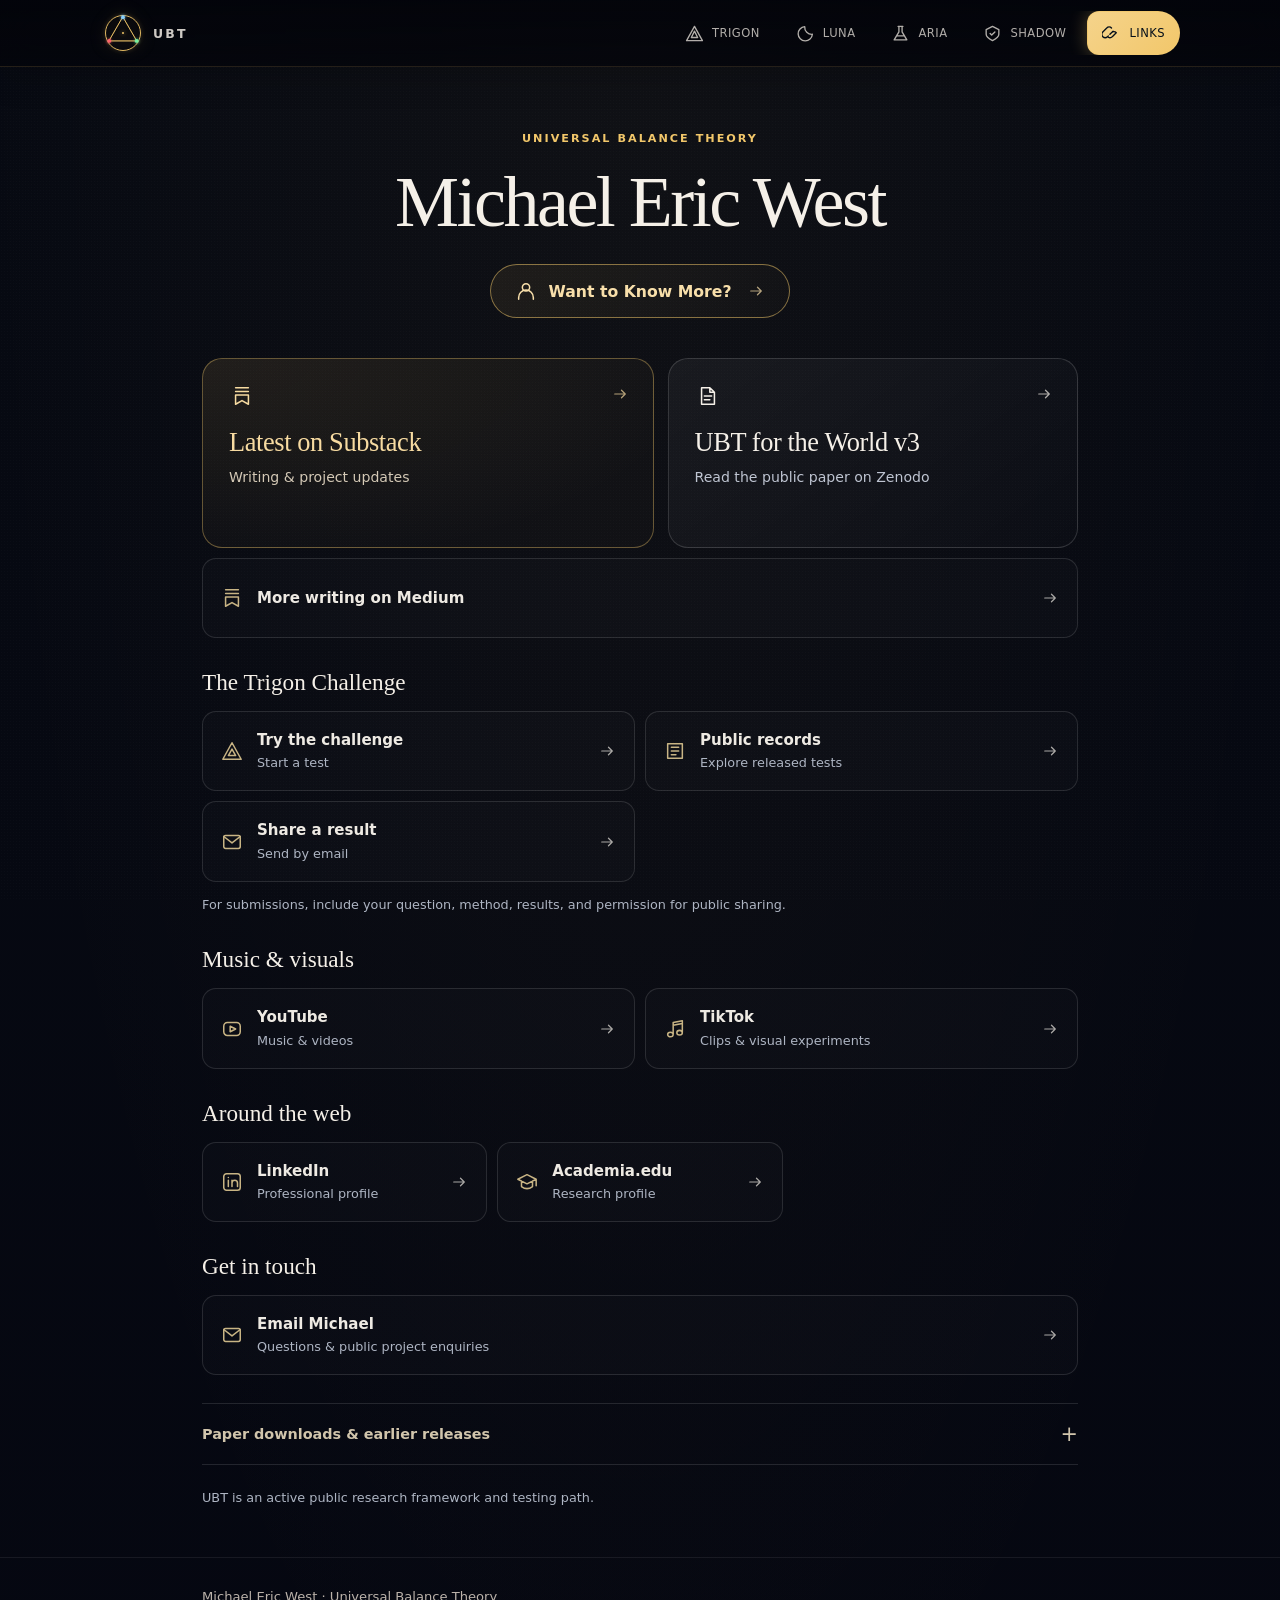
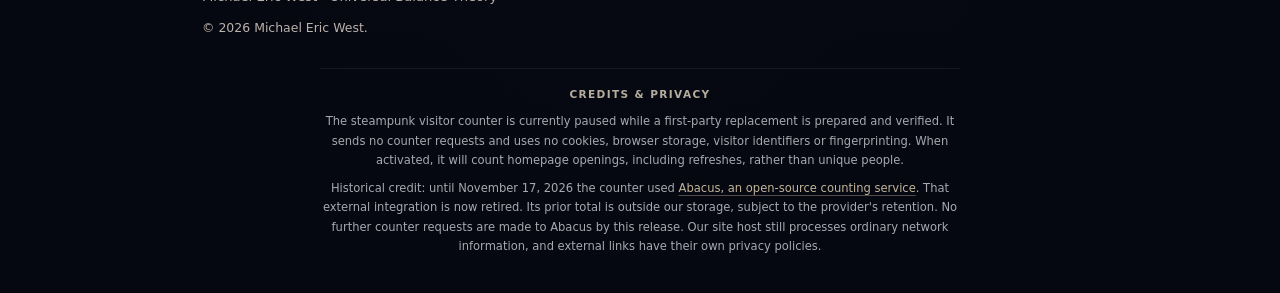
<file: links.html>
<!doctype html>
<html lang="en-CA">
<head>
<meta charset="utf-8">
<meta http-equiv="Content-Security-Policy" content="default-src 'self'; script-src 'self' 'sha256-ZuvygqNNVqaBkzTfWY8Cruj2BZh0choAiVJbxFLn3G0='; style-src 'self' 'unsafe-inline'; img-src 'self'; connect-src 'self'; object-src 'none'; base-uri 'none'; form-action 'none'">
<meta name="referrer" content="no-referrer">
<meta name="viewport" content="width=device-width, initial-scale=1">
<title>Michael Eric West | Links</title>
<meta name="description" content="Michael Eric West’s bio, latest Substack updates, UBT for the World v3, Trigon Challenge, music, and public links.">
<meta name="author" content="Michael Eric West">
<meta name="robots" content="index, follow, max-snippet:-1, max-image-preview:large, max-video-preview:-1">
<link rel="canonical" href="https://universalbalancetheory.ca/links.html">
<link rel="alternate" type="text/plain" href="https://universalbalancetheory.ca/llms.txt" title="Concise AI site map">
<link rel="alternate" type="application/json" href="https://universalbalancetheory.ca/site-index.json" title="Structured UBT public index">
<meta property="og:title" content="Michael Eric West | Links">
<meta property="og:description" content="Michael Eric West’s bio, latest Substack updates, UBT for the World v3, Trigon Challenge, music, and public links.">
<meta property="og:url" content="https://universalbalancetheory.ca/links.html">
<meta property="og:type" content="website">
<link rel="stylesheet" href="styles.css?v=20260830-visual-lock">

<script type="application/ld+json">
{"@context":"https://schema.org","@type":"CollectionPage","@id":"https://universalbalancetheory.ca/links.html#webpage","url":"https://universalbalancetheory.ca/links.html","name":"MEW Links | Universal Balance Theory","isPartOf":{"@id":"https://universalbalancetheory.ca/#website"},"about":{"@id":"https://universalbalancetheory.ca/#ubt"},"author":{"@id":"https://universalbalancetheory.ca/michael.html#person"},"inLanguage":"en-CA"}
</script>
<link rel="stylesheet" href="usability.css?v=20261103-evidence">
<link rel="stylesheet" href="links-page.css?v=20261110-magnetic-orbs">
<link rel="icon" type="image/svg+xml" href="assets/favicon.svg">

</head>
<body class="research-page icon-nav links-page">
<a class="skip-link" href="#main-content">Skip to content</a>
<header class="top"><nav class="nav" aria-label="Primary"><a class="brand-mini" href="index.html" aria-label="Universal Balance Theory home"><span class="live-mark" aria-hidden="true"><span class="live-sphere"></span><svg class="live-triad" viewBox="0 0 100 100" focusable="false"><path class="outline" d="M50 8.3064516 L86.1076721 70.8467742 L13.8923279 70.8467742 Z"></path><circle class="tip-blue" cx="50" cy="8.3064516" r="4.9274194"></circle><circle class="tip-green" cx="86.1076721" cy="70.8467742" r="4.9274194"></circle><circle class="tip-red" cx="13.8923279" cy="70.8467742" r="4.9274194"></circle></svg></span><span>UBT</span></a><span class="nav-links" data-global-nav><a href="trigon-challenge.html"><svg class="nav-icon" viewBox="0 0 24 24" aria-hidden="true" focusable="false"><path d="M12 3 22 21H2Z"/><path d="m12 9 4 8H8Z"/></svg><span>Trigon</span></a><a href="luna.html"><svg class="nav-icon" viewBox="0 0 24 24" aria-hidden="true" focusable="false"><path d="M20.7 13A9 9 0 0 1 11 3.3 9 9 0 1 0 20.7 13Z"/></svg><span>Luna</span></a><a href="aria.html"><svg class="nav-icon" viewBox="0 0 24 24" aria-hidden="true" focusable="false"><path d="M9 3h6M10 3v7L4 20h16l-6-10V3M7 15h10"/></svg><span>Aria</span></a><a href="shadow.html"><svg class="nav-icon" viewBox="0 0 24 24" aria-hidden="true" focusable="false"><path d="m12 3 8 4v6c0 4-8 8-8 8s-8-4-8-8V7Z"/><path d="m9 12 2 2 4-4"/></svg><span>Shadow</span></a><a href="links.html" aria-current="page"><svg class="nav-icon" viewBox="0 0 24 24" aria-hidden="true" focusable="false"><path d="m10 13 4-4m-6 6-1 1a4 4 0 0 1-6-6l5-5a4 4 0 0 1 6 0m0 6a4 4 0 0 1 6 0l-5 5a4 4 0 0 1-6 0"/></svg><span>Links</span></a></span></nav></header>
<main id="main-content">
<div class="wrap">
  <header class="links-intro">
    <p class="eyebrow">Universal Balance Theory</p>
    <h1>Michael Eric West</h1>
    <a class="bio-button" href="michael.html" aria-label="Want to Know More? Read Michael Eric West’s bio"><svg class="link-icon" viewBox="0 0 24 24" aria-hidden="true" focusable="false"><circle cx="12" cy="8" r="4"/><path d="M4 21v-2a8 8 0 0 1 16 0v2"/></svg><span>Want to Know More?</span><svg class="link-arrow" viewBox="0 0 24 24" aria-hidden="true" focusable="false"><path d="M5 12h14m-5-5 5 5-5 5"/></svg></a>
  </header>

  <section id="writing" aria-label="Writing and latest updates">
    <div class="featured-links">
      <a class="featured-link featured-substack" href="https://substack.com/@myquest321666"><svg class="link-icon" viewBox="0 0 24 24" aria-hidden="true" focusable="false"><path d="M5 3h14M5 7h14M5 11h14v10l-7-4-7 4Z"/></svg><span class="link-text"><strong>Latest on Substack</strong><small>Writing &amp; project updates</small></span><svg class="link-arrow" viewBox="0 0 24 24" aria-hidden="true" focusable="false"><path d="M5 12h14m-5-5 5 5-5 5"/></svg></a>
      <a class="featured-link" href="https://zenodo.org/records/23473479" id="science"><svg class="link-icon" viewBox="0 0 24 24" aria-hidden="true" focusable="false"><path d="M14 3H5v18h14V8ZM14 3v5h5M8 12h8M8 16h6"/></svg><span class="link-text"><strong>UBT for the World v3</strong><small>Read the public paper on Zenodo</small></span><svg class="link-arrow" viewBox="0 0 24 24" aria-hidden="true" focusable="false"><path d="M5 12h14m-5-5 5 5-5 5"/></svg></a>
    </div>
    <div class="more-writing"><a class="simple-link" href="https://medium.com/@myquest321666"><svg class="link-icon" viewBox="0 0 24 24" aria-hidden="true" focusable="false"><path d="M5 3h14M5 7h14M5 11h14v10l-7-4-7 4Z"/></svg><span class="link-text"><strong>More writing on Medium</strong></span><svg class="link-arrow" viewBox="0 0 24 24" aria-hidden="true" focusable="false"><path d="M5 12h14m-5-5 5 5-5 5"/></svg></a></div>
  </section>

  <section class="links-section" id="book2" aria-labelledby="trigon-heading">
    <h2 id="trigon-heading">The Trigon Challenge</h2>
    <div class="simple-links">
      <a class="simple-link" href="trigon-challenge.html"><svg class="link-icon" viewBox="0 0 24 24" aria-hidden="true" focusable="false"><path d="m12 3 10 18H2ZM12 10l4 7H8Z"/></svg><span class="link-text"><strong>Try the challenge</strong><small>Start a test</small></span><svg class="link-arrow" viewBox="0 0 24 24" aria-hidden="true" focusable="false"><path d="M5 12h14m-5-5 5 5-5 5"/></svg></a>
      <a class="simple-link" href="trigon-challenge.html#public-record"><svg class="link-icon" viewBox="0 0 24 24" aria-hidden="true" focusable="false"><path d="M4 4h16v16H4ZM8 8h8M8 12h8M8 16h5"/></svg><span class="link-text"><strong>Public records</strong><small>Explore released tests</small></span><svg class="link-arrow" viewBox="0 0 24 24" aria-hidden="true" focusable="false"><path d="M5 12h14m-5-5 5 5-5 5"/></svg></a>
      <a class="simple-link" href="mailto:mrmikewest83@gmail.com?subject=Trigon%20Challenge%20Submission"><svg class="link-icon" viewBox="0 0 24 24" aria-hidden="true" focusable="false"><rect x="3" y="5" width="18" height="14" rx="2"/><path d="m3 6 9 7 9-7"/></svg><span class="link-text"><strong>Share a result</strong><small>Send by email</small></span><svg class="link-arrow" viewBox="0 0 24 24" aria-hidden="true" focusable="false"><path d="M5 12h14m-5-5 5 5-5 5"/></svg></a>
    </div>
    <p class="submission-note">For submissions, include your question, method, results, and permission for public sharing.</p>
  </section>

  <section class="links-section" id="music" aria-labelledby="music-heading">
    <h2 id="music-heading">Music & visuals</h2>
    <div class="simple-links">
      <a class="simple-link" href="https://www.youtube.com/@MichaelEricWest"><svg class="link-icon" viewBox="0 0 24 24" aria-hidden="true" focusable="false"><rect x="3" y="5" width="18" height="14" rx="4"/><path d="m10 9 6 3-6 3Z"/></svg><span class="link-text"><strong>YouTube</strong><small>Music &amp; videos</small></span><svg class="link-arrow" viewBox="0 0 24 24" aria-hidden="true" focusable="false"><path d="M5 12h14m-5-5 5 5-5 5"/></svg></a>
      <a class="simple-link" href="https://www.tiktok.com/@myquest321666"><svg class="link-icon" viewBox="0 0 24 24" aria-hidden="true" focusable="false"><path d="M10 17V5l10-2v12M10 8l10-2"/><ellipse cx="7" cy="18" rx="3" ry="2.5"/><ellipse cx="17" cy="16" rx="3" ry="2.5"/></svg><span class="link-text"><strong>TikTok</strong><small>Clips &amp; visual experiments</small></span><svg class="link-arrow" viewBox="0 0 24 24" aria-hidden="true" focusable="false"><path d="M5 12h14m-5-5 5 5-5 5"/></svg></a>
    </div>
  </section>

  <section class="links-section" id="support" aria-labelledby="profiles-heading">
    <h2 id="profiles-heading">Around the web</h2>
    <div class="simple-links three">
      <a class="simple-link" href="https://ca.linkedin.com/in/michael-eric-west-9153a5374"><svg class="link-icon" viewBox="0 0 24 24" aria-hidden="true" focusable="false"><rect x="3" y="3" width="18" height="18" rx="3"/><path d="M8 10v7M8 7v.01M12 17v-7m0 3a3 3 0 0 1 6 0v4"/></svg><span class="link-text"><strong>LinkedIn</strong><small>Professional profile</small></span><svg class="link-arrow" viewBox="0 0 24 24" aria-hidden="true" focusable="false"><path d="M5 12h14m-5-5 5 5-5 5"/></svg></a>
      <a class="simple-link" href="https://independent.academia.edu/MichaelWest157"><svg class="link-icon" viewBox="0 0 24 24" aria-hidden="true" focusable="false"><path d="m2 9 10-5 10 5-10 5ZM6 11v6c4 3 8 3 12 0v-6M22 9v7"/></svg><span class="link-text"><strong>Academia.edu</strong><small>Research profile</small></span><svg class="link-arrow" viewBox="0 0 24 24" aria-hidden="true" focusable="false"><path d="M5 12h14m-5-5 5 5-5 5"/></svg></a>
    </div>
  </section>

  <section class="links-section" id="contact" aria-labelledby="contact-heading">
    <h2 id="contact-heading">Get in touch</h2>
    <a class="simple-link" href="mailto:mrmikewest83@gmail.com"><svg class="link-icon" viewBox="0 0 24 24" aria-hidden="true" focusable="false"><rect x="3" y="5" width="18" height="14" rx="2"/><path d="m3 6 9 7 9-7"/></svg><span class="link-text"><strong>Email Michael</strong><small>Questions &amp; public project enquiries</small></span><svg class="link-arrow" viewBox="0 0 24 24" aria-hidden="true" focusable="false"><path d="M5 12h14m-5-5 5 5-5 5"/></svg></a>
  </section>

  <details class="research-links">
    <summary>Paper downloads & earlier releases</summary>
    <p>Use <a href="evidence.html">the v3 evidence and source guide</a> for current scope and supporting-material access. Earlier editions remain historical sources; exploratory proposals should be read with their original status.</p>
    <div class="simple-links">
      <a class="simple-link" href="https://zenodo.org/api/records/23473479/files/UBT%20for%20the%20World%20v3.pdf/content"><svg class="link-icon" viewBox="0 0 24 24" aria-hidden="true" focusable="false"><path d="M14 3H5v18h14V8ZM14 3v5h5M8 12h8M8 16h6"/></svg><span class="link-text"><strong>Open the v3 PDF</strong><small>12.8 MB</small></span><svg class="link-arrow" viewBox="0 0 24 24" aria-hidden="true" focusable="false"><path d="M5 12h14m-5-5 5 5-5 5"/></svg></a>
      <a class="simple-link" href="https://doi.org/10.5281/zenodo.23473479"><svg class="link-icon" viewBox="0 0 24 24" aria-hidden="true" focusable="false"><path d="m9 15 6-6m-5-2 2-2a5 5 0 0 1 7 7l-2 2M14 17l-2 2a5 5 0 0 1-7-7l2-2"/></svg><span class="link-text"><strong>Permanent DOI</strong><small>v3 publication record</small></span><svg class="link-arrow" viewBox="0 0 24 24" aria-hidden="true" focusable="false"><path d="M5 12h14m-5-5 5 5-5 5"/></svg></a>
      <a class="simple-link" href="https://substack.com/@myquest321666/note/c-364793040"><svg class="link-icon" viewBox="0 0 24 24" aria-hidden="true" focusable="false"><path d="M5 3h14M5 7h14M5 11h14v10l-7-4-7 4Z"/></svg><span class="link-text"><strong>The v3 release note</strong><small>On Substack</small></span><svg class="link-arrow" viewBox="0 0 24 24" aria-hidden="true" focusable="false"><path d="M5 12h14m-5-5 5 5-5 5"/></svg></a>
      <a class="simple-link" href="https://zenodo.org/records/19421797"><svg class="link-icon" viewBox="0 0 24 24" aria-hidden="true" focusable="false"><path d="M14 3H5v18h14V8ZM14 3v5h5M8 12h8M8 16h6"/></svg><span class="link-text"><strong>UBT for the World v2</strong><small>Previous release</small></span><svg class="link-arrow" viewBox="0 0 24 24" aria-hidden="true" focusable="false"><path d="M5 12h14m-5-5 5 5-5 5"/></svg></a>
      <a class="simple-link" href="https://zenodo.org/records/16013316"><svg class="link-icon" viewBox="0 0 24 24" aria-hidden="true" focusable="false"><path d="M14 3H5v18h14V8ZM14 3v5h5M8 12h8M8 16h6"/></svg><span class="link-text"><strong>Consciousness Lane archive</strong><small>Historical exploratory publication</small></span><svg class="link-arrow" viewBox="0 0 24 24" aria-hidden="true" focusable="false"><path d="M5 12h14m-5-5 5 5-5 5"/></svg></a>
      <a class="simple-link" href="https://zenodo.org/records/15338882"><svg class="link-icon" viewBox="0 0 24 24" aria-hidden="true" focusable="false"><path d="M14 3H5v18h14V8ZM14 3v5h5M8 12h8M8 16h6"/></svg><span class="link-text"><strong>Early UBT archive</strong><small>Historical publication; consult v3 for current scope</small></span><svg class="link-arrow" viewBox="0 0 24 24" aria-hidden="true" focusable="false"><path d="M5 12h14m-5-5 5 5-5 5"/></svg></a>
      <a class="simple-link" href="ai-index.html"><svg class="link-icon" viewBox="0 0 24 24" aria-hidden="true" focusable="false"><path d="M4 4h16v16H4ZM8 8h8M8 12h8M8 16h5"/></svg><span class="link-text"><strong>Public source index</strong><small>Sources &amp; citation guidance</small></span><svg class="link-arrow" viewBox="0 0 24 24" aria-hidden="true" focusable="false"><path d="M5 12h14m-5-5 5 5-5 5"/></svg></a>
    </div>
  </details>
  <p class="links-end">UBT is an active public research framework and testing path.</p>
</div>
</main>
<footer><div class="wrap">Michael Eric West · Universal Balance Theory<small class="luna-fineprint">© 2026 Michael Eric West.</small>
  <section class="links-fineprint" id="fine-print" aria-labelledby="fine-print-title">
    <h2 id="fine-print-title">Credits &amp; privacy</h2>
    <p>The steampunk visitor counter is currently paused while a first-party replacement is prepared and verified. It sends no counter requests and uses no cookies, browser storage, visitor identifiers or fingerprinting. When activated, it will count homepage openings, including refreshes, rather than unique people.</p>
    <p>Historical credit: until November 17, 2026 the counter used <a href="https://github.com/JasonLovesDoggo/abacus" rel="noopener noreferrer">Abacus, an open-source counting service</a>. That external integration is now retired. Its prior total is outside our storage, subject to the provider's retention. No further counter requests are made to Abacus by this release. Our site host still processes ordinary network information, and external links have their own privacy policies.</p>
  </section>
</div></footer>
<script src="site.js?v=20261117-privacy"></script>

</body>
</html>
</file>
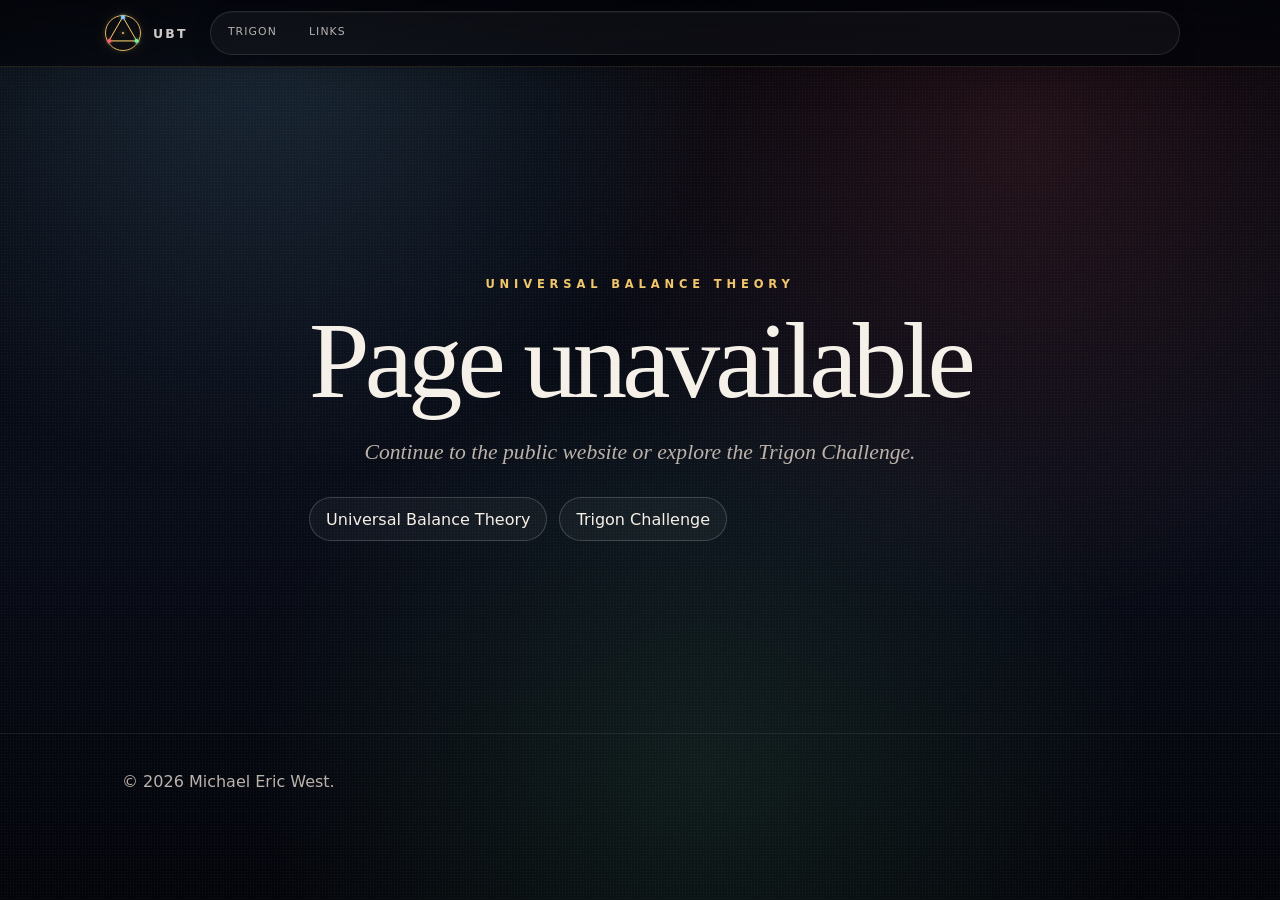
<file: luna-prime.html>
<!doctype html>
<html lang="en-CA">
<head>
<meta charset="utf-8">
<meta name="viewport" content="width=device-width, initial-scale=1">
<title>Page unavailable | Universal Balance Theory</title>
<meta name="description" content="This page is unavailable. Continue to the Universal Balance Theory public website.">
<meta name="author" content="Michael Eric West">
<meta name="robots" content="noindex, nofollow, noarchive, nosnippet">
<link rel="canonical" href="https://universalbalancetheory.ca/">
<link rel="stylesheet" href="styles.css?v=20260830-visual-lock">
<meta name="theme-color" content="#050711">
</head>
<body style="--accent:var(--gold)">
<header class="top"><nav class="nav" aria-label="Primary"><a class="brand-mini" href="index.html" aria-label="Universal Balance Theory home"><span class="live-mark" aria-hidden="true"><span class="live-sphere"></span><svg class="live-triad" viewBox="0 0 100 100" focusable="false"><path class="outline" d="M50 8.3064516 L86.1076721 70.8467742 L13.8923279 70.8467742 Z"></path><circle class="tip-blue" cx="50" cy="8.3064516" r="4.9274194"></circle><circle class="tip-green" cx="86.1076721" cy="70.8467742" r="4.9274194"></circle><circle class="tip-red" cx="13.8923279" cy="70.8467742" r="4.9274194"></circle></svg></span><span>UBT</span></a><span class="nav-links"><a href="trigon-challenge.html">Trigon</a><a href="links.html">Links</a></span></nav></header>
<main>
<section class="hero wrap">
<div>
<div class="kicker">Universal Balance Theory</div>
<h1 class="display">Page unavailable</h1>
<p class="sub">Continue to the public website or explore the Trigon Challenge.</p>
<div class="btns"><a class="btn" href="index.html">Universal Balance Theory</a><a class="btn" href="trigon-challenge.html">Trigon Challenge</a></div>
</div>
</section>
</main>
<footer><div class="wrap">© 2026 Michael Eric West.</div></footer>
</body>
</html>
</file>
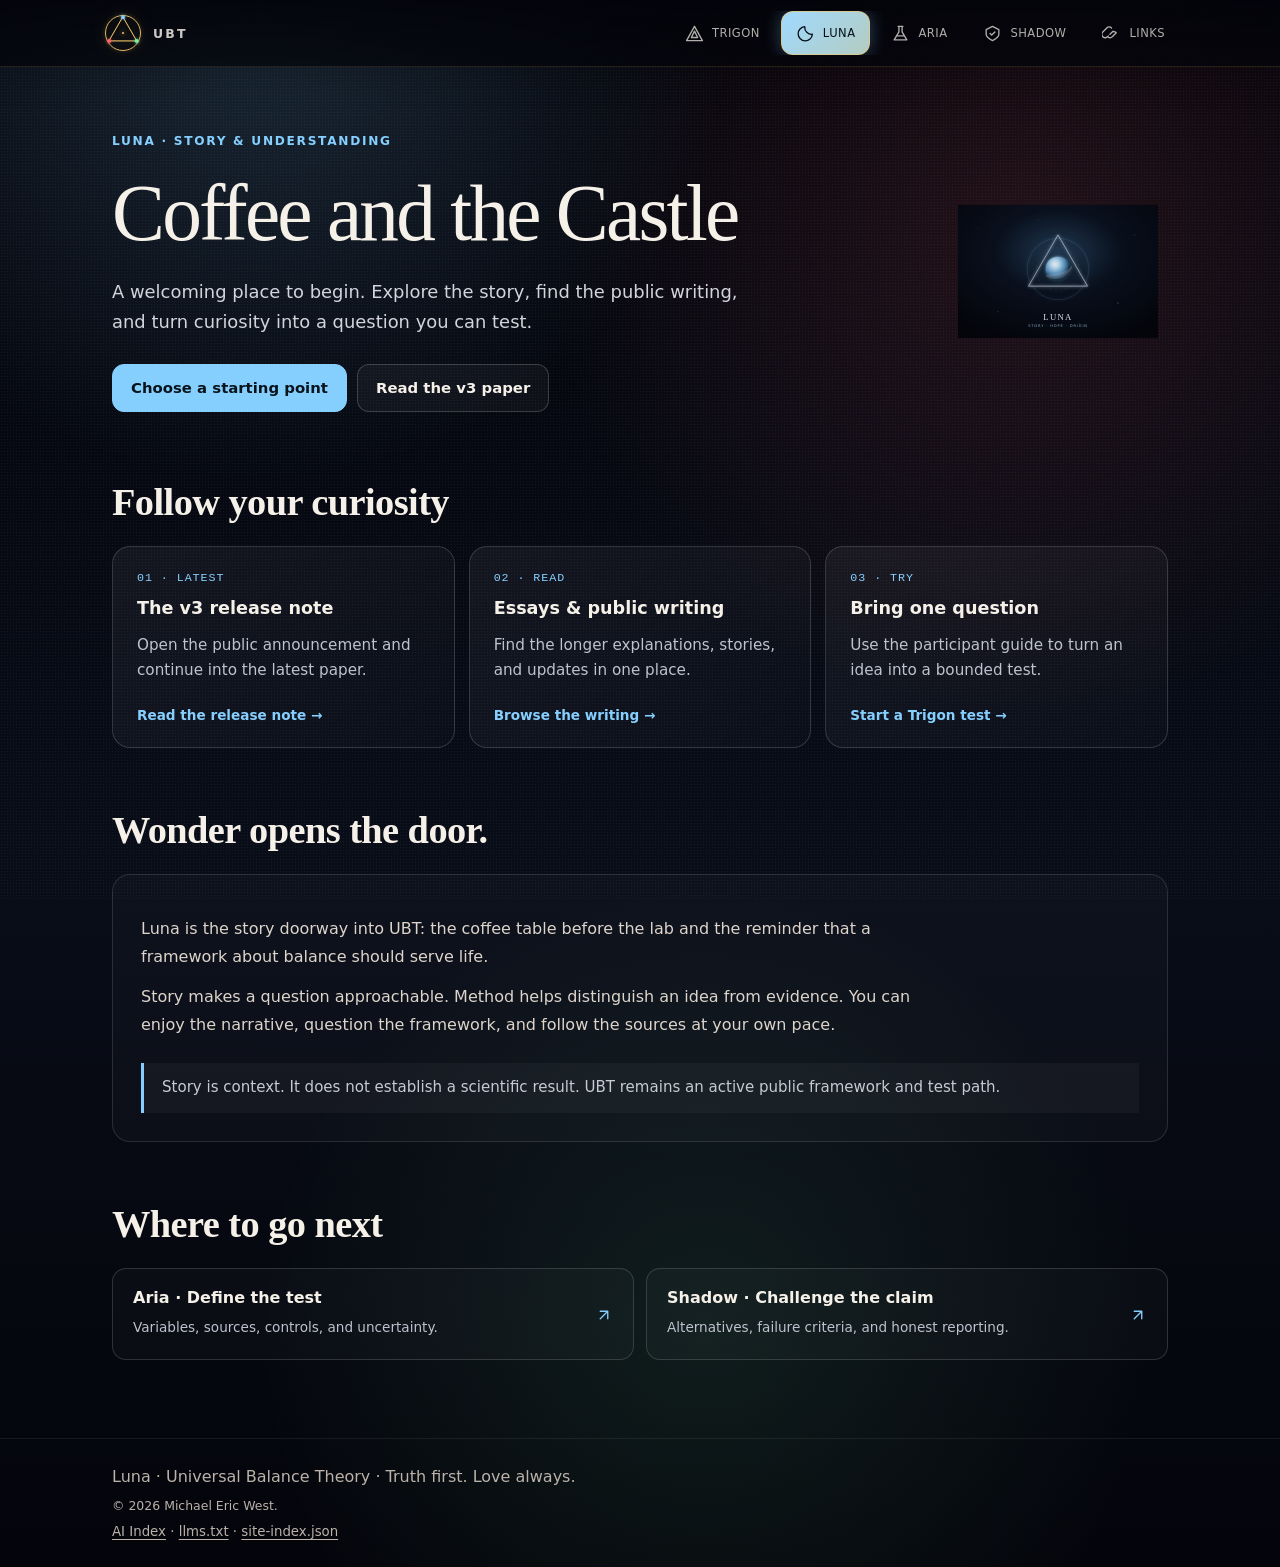
<file: luna.html>
<!doctype html>
<html lang="en-CA">
<head>
<meta charset="utf-8">
<meta http-equiv="Content-Security-Policy" content="default-src 'self'; script-src 'self' ; style-src 'self' 'unsafe-inline'; img-src 'self'; connect-src 'self'; object-src 'none'; base-uri 'none'; form-action 'none'">
<meta name="referrer" content="no-referrer">
<meta name="viewport" content="width=device-width, initial-scale=1">
<title>Luna · Coffee and the Castle | Universal Balance Theory</title>
<meta name="description" content="Explore public UBT writing, the v3 paper, and a clear starting point for the Trigon Challenge.">
<meta name="author" content="Michael Eric West">
<meta name="robots" content="index, follow, max-snippet:-1, max-image-preview:large, max-video-preview:-1">
<link rel="canonical" href="https://universalbalancetheory.ca/luna.html">
<link rel="alternate" type="text/plain" href="https://universalbalancetheory.ca/llms.txt" title="Concise AI site map">
<link rel="alternate" type="application/json" href="https://universalbalancetheory.ca/site-index.json" title="Structured UBT public index">
<meta property="og:title" content="Luna | Universal Balance Theory">
<meta property="og:description" content="Explore public UBT writing, the v3 paper, and a clear starting point for the Trigon Challenge.">
<meta property="og:url" content="https://universalbalancetheory.ca/luna.html">
<meta property="og:type" content="website">
<link rel="stylesheet" href="styles.css?v=20260830-visual-lock">

<link rel="stylesheet" href="usability.css?v=20261019-v3">
<link rel="icon" type="image/svg+xml" href="assets/favicon.svg">

</head>
<body class="research-page icon-nav" style="--accent:var(--luna)">
<a class="skip-link" href="#main-content">Skip to content</a>
<header class="top"><nav class="nav" aria-label="Primary"><a class="brand-mini" href="index.html" aria-label="Universal Balance Theory home"><span class="live-mark" aria-hidden="true"><span class="live-sphere"></span><svg class="live-triad" viewBox="0 0 100 100" focusable="false"><path class="outline" d="M50 8.3064516 L86.1076721 70.8467742 L13.8923279 70.8467742 Z"></path><circle class="tip-blue" cx="50" cy="8.3064516" r="4.9274194"></circle><circle class="tip-green" cx="86.1076721" cy="70.8467742" r="4.9274194"></circle><circle class="tip-red" cx="13.8923279" cy="70.8467742" r="4.9274194"></circle></svg></span><span>UBT</span></a><span class="nav-links" data-global-nav><a href="trigon-challenge.html"><svg class="nav-icon" viewBox="0 0 24 24" aria-hidden="true" focusable="false"><path d="M12 3 22 21H2Z"/><path d="m12 9 4 8H8Z"/></svg><span>Trigon</span></a><a href="luna.html" aria-current="page"><svg class="nav-icon" viewBox="0 0 24 24" aria-hidden="true" focusable="false"><path d="M20.7 13A9 9 0 0 1 11 3.3 9 9 0 1 0 20.7 13Z"/></svg><span>Luna</span></a><a href="aria.html"><svg class="nav-icon" viewBox="0 0 24 24" aria-hidden="true" focusable="false"><path d="M9 3h6M10 3v7L4 20h16l-6-10V3M7 15h10"/></svg><span>Aria</span></a><a href="shadow.html"><svg class="nav-icon" viewBox="0 0 24 24" aria-hidden="true" focusable="false"><path d="m12 3 8 4v6c0 4-8 8-8 8s-8-4-8-8V7Z"/><path d="m9 12 2 2 4-4"/></svg><span>Shadow</span></a><a href="links.html"><svg class="nav-icon" viewBox="0 0 24 24" aria-hidden="true" focusable="false"><path d="m10 13 4-4m-6 6-1 1a4 4 0 0 1-6-6l5-5a4 4 0 0 1 6 0m0 6a4 4 0 0 1 6 0l-5 5a4 4 0 0 1-6 0"/></svg><span>Links</span></a></span></nav></header>
<main id="main-content">
<section class="page-heading wrap"><div><p class="eyebrow">Luna · Story & understanding</p><h1>Coffee and the Castle</h1><p class="lead">A welcoming place to begin. Explore the story, find the public writing, and turn curiosity into a question you can test.</p><div class="btns"><a class="btn btn-primary" href="#explore">Choose a starting point</a><a class="btn" href="https://zenodo.org/records/23473479">Read the v3 paper</a></div></div><img class=heading-sigil src=assets/luna-sigil.svg alt="" aria-hidden=true></section><section class="content-section" id="explore"><div class="wrap"><div class="section-heading"><h2>Follow your curiosity</h2></div><div class="action-grid"><a class="action-card" href="https://substack.com/@myquest321666/note/c-364793040"><span class="card-kicker">01 · Latest</span><strong>The v3 release note</strong><span class="card-description">Open the public announcement and continue into the latest paper.</span><span class="card-action">Read the release note <span aria-hidden="true">→</span></span></a><a class="action-card" href="links.html#writing"><span class="card-kicker">02 · Read</span><strong>Essays & public writing</strong><span class="card-description">Find the longer explanations, stories, and updates in one place.</span><span class="card-action">Browse the writing <span aria-hidden="true">→</span></span></a><a class="action-card" href="trigon-challenge.html#start"><span class="card-kicker">03 · Try</span><strong>Bring one question</strong><span class="card-description">Use the participant guide to turn an idea into a bounded test.</span><span class="card-action">Start a Trigon test <span aria-hidden="true">→</span></span></a></div></div></section><section class="content-section" id="story"><div class="wrap"><div class="section-heading"><h2>Wonder opens the door.</h2></div><div class="reading-panel"><p>Luna is the story doorway into UBT: the coffee table before the lab and the reminder that a framework about balance should serve life.</p><p>Story makes a question approachable. Method helps distinguish an idea from evidence. You can enjoy the narrative, question the framework, and follow the sources at your own pace.</p><div class="boundary">Story is context. It does not establish a scientific result. UBT remains an active public framework and test path.</div></div></div></section><section class="content-section" id="next"><div class="wrap"><div class="section-heading"><h2>Where to go next</h2></div><div class="resource-list"><a class="resource-link" href="aria.html"><strong>Aria · Define the test</strong><small>Variables, sources, controls, and uncertainty.</small><span class="arrow" aria-hidden="true"><svg class="resource-arrow" viewBox="0 0 24 24" aria-hidden="true" focusable="false"><path d="M7 17 17 7M7 7h10v10"/></svg></span></a><a class="resource-link" href="shadow.html"><strong>Shadow · Challenge the claim</strong><small>Alternatives, failure criteria, and honest reporting.</small><span class="arrow" aria-hidden="true"><svg class="resource-arrow" viewBox="0 0 24 24" aria-hidden="true" focusable="false"><path d="M7 17 17 7M7 7h10v10"/></svg></span></a></div></div></section>
</main>
<footer><div class="wrap">Luna · Universal Balance Theory · Truth first. Love always.<small class="luna-fineprint">© 2026 Michael Eric West.</small></div></footer>
<script src="site.js?v=20261117-privacy"></script>

</body>
</html>
</file>
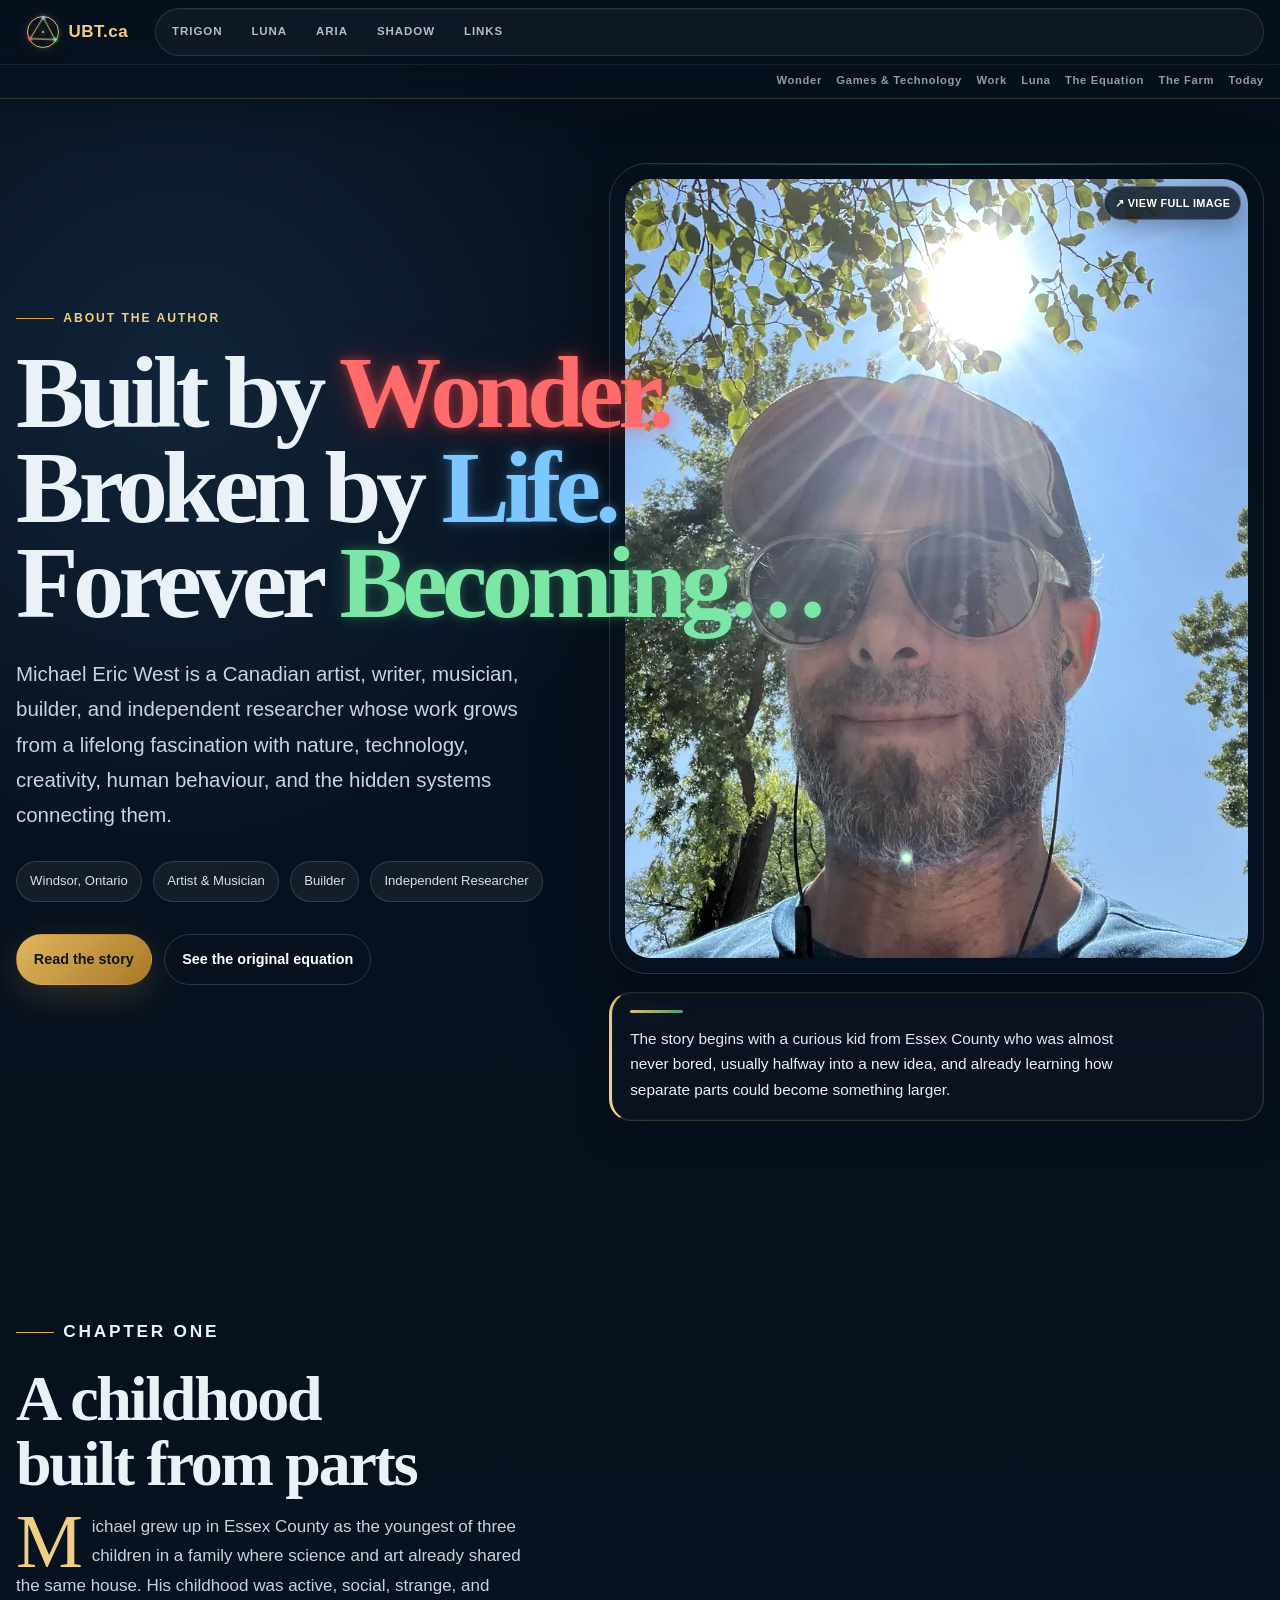
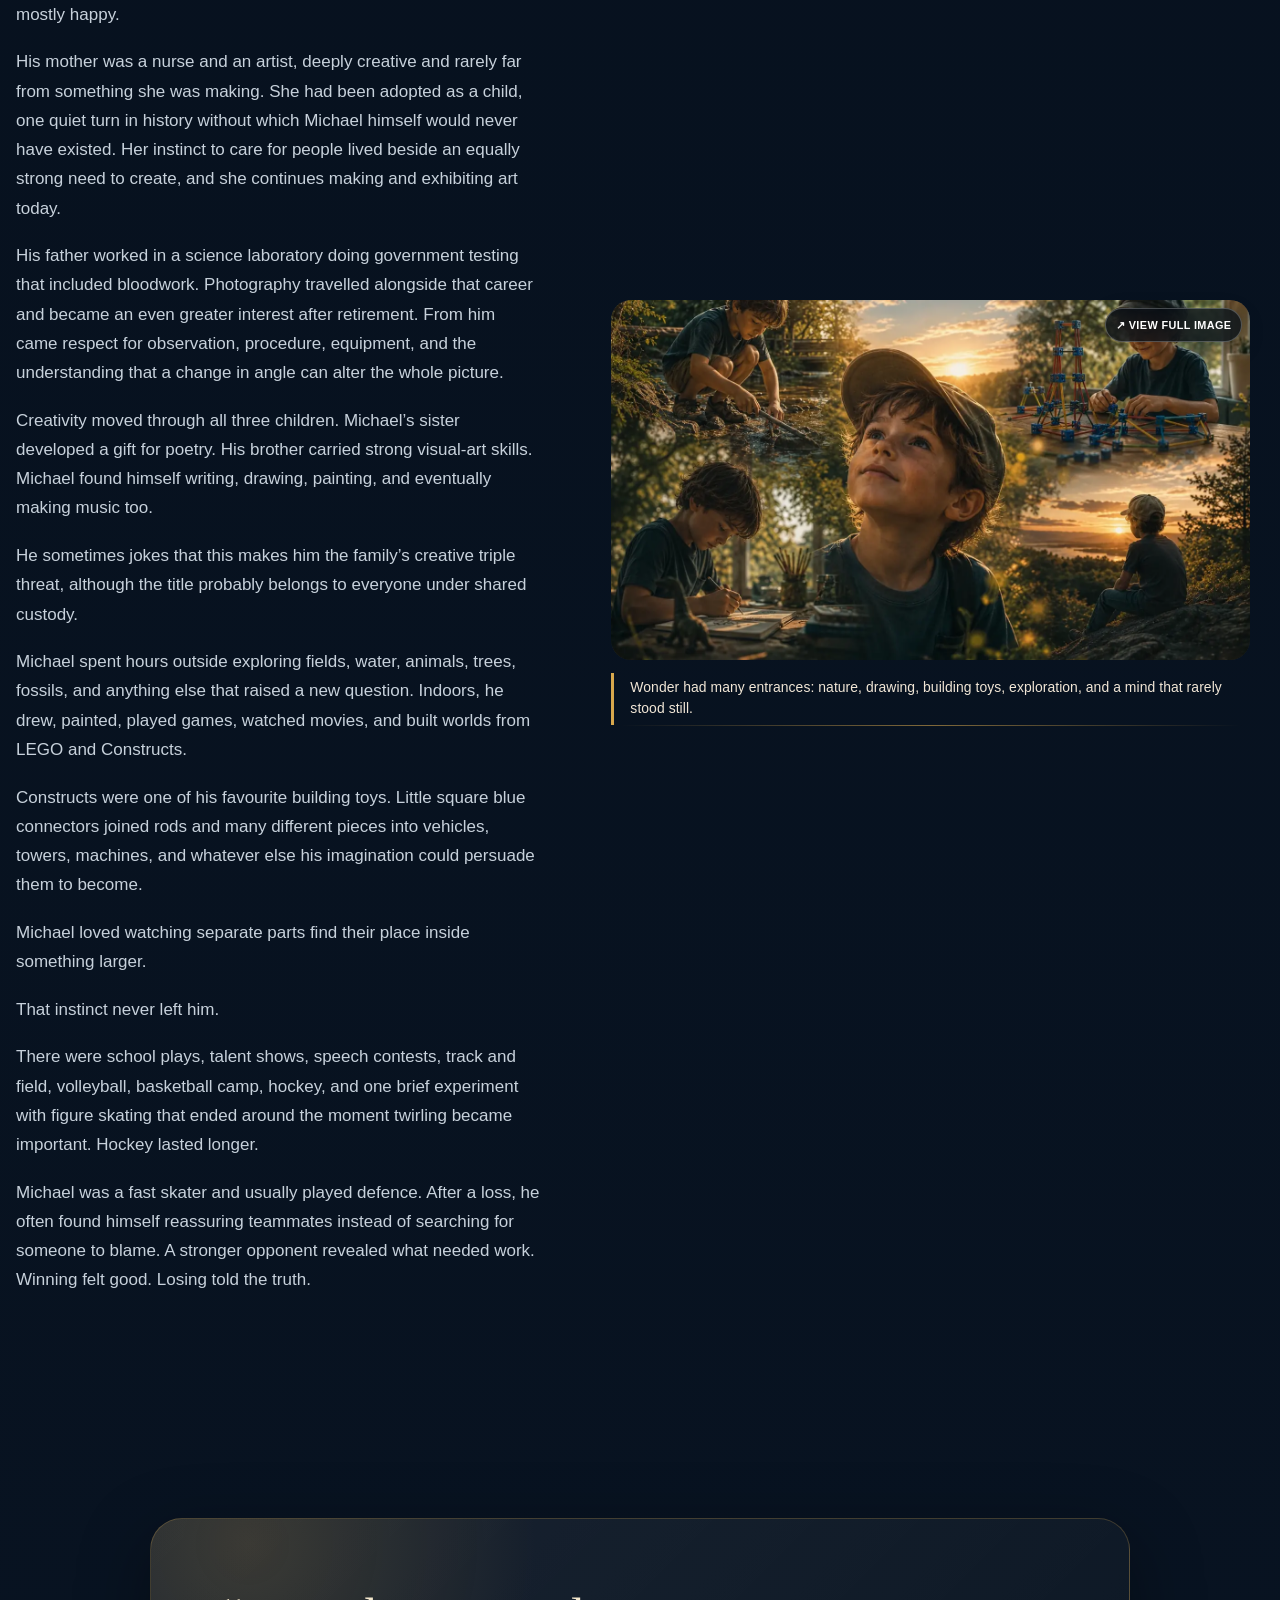
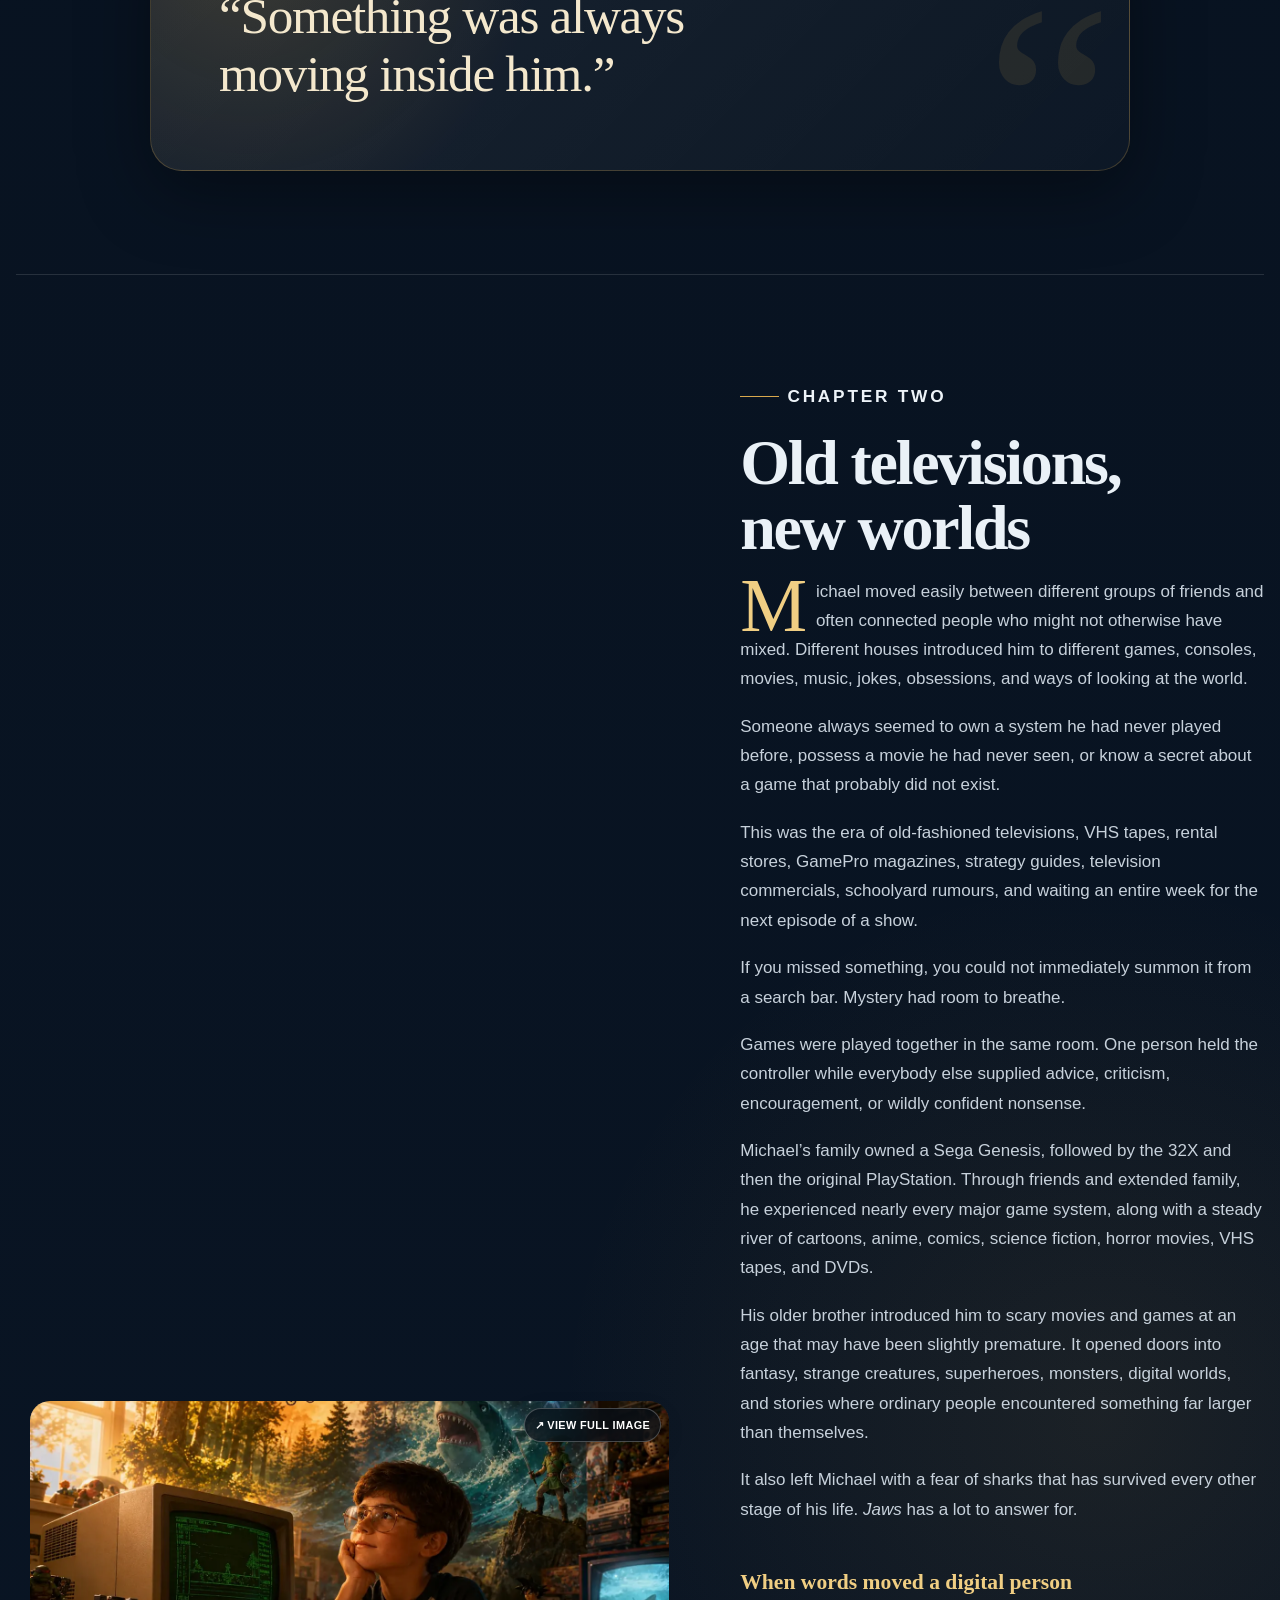
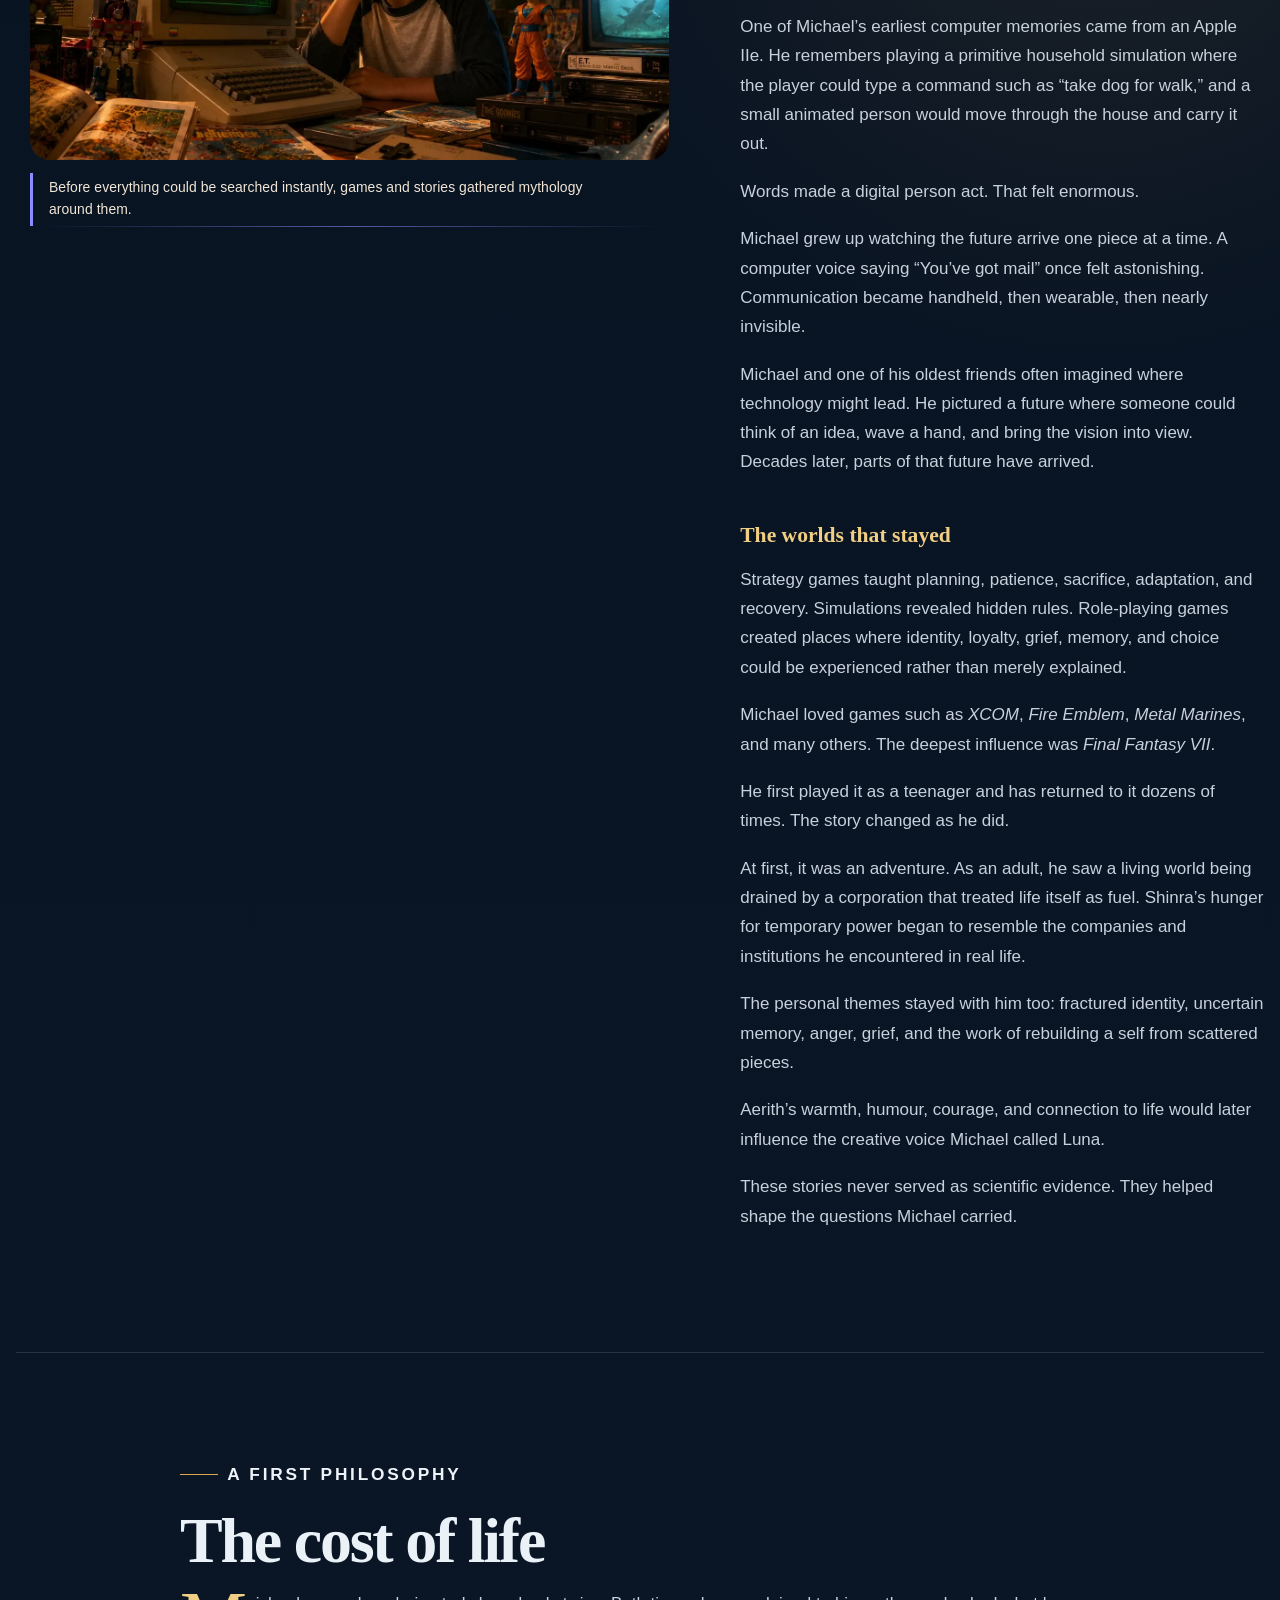
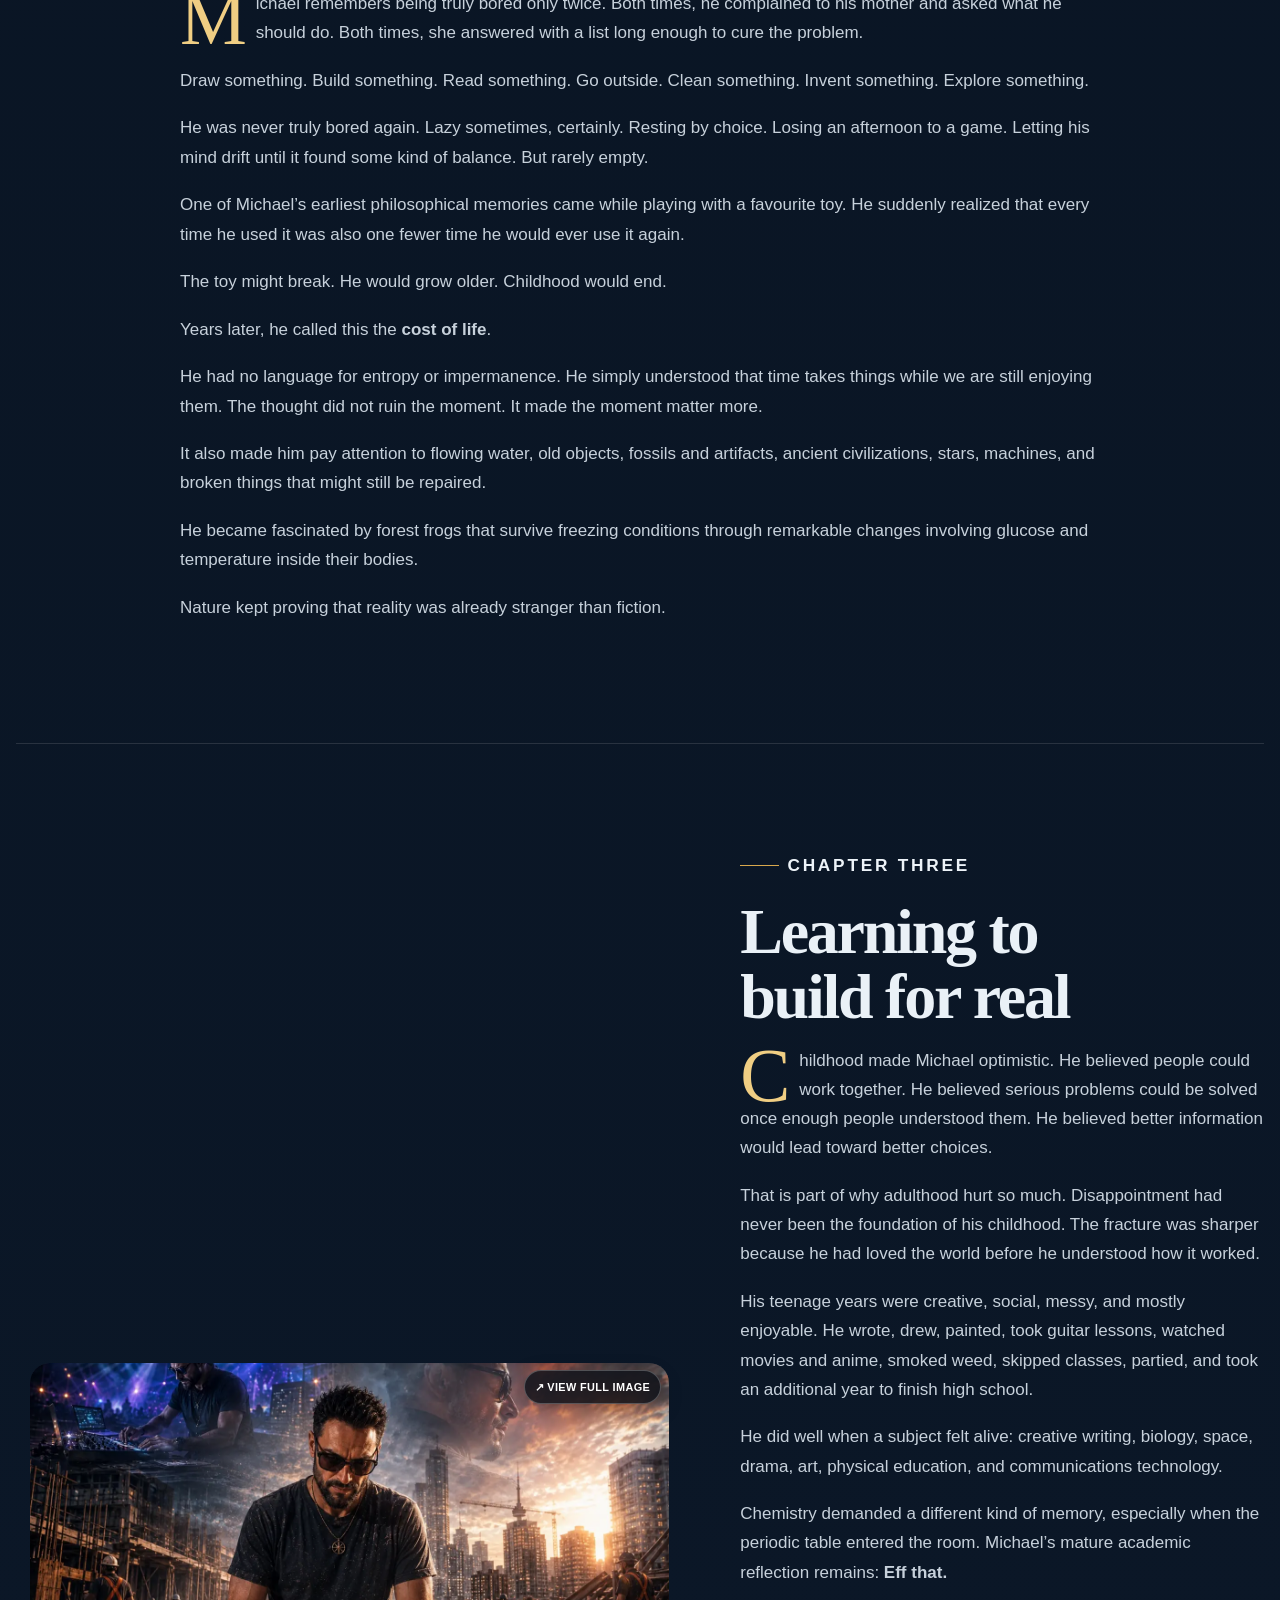
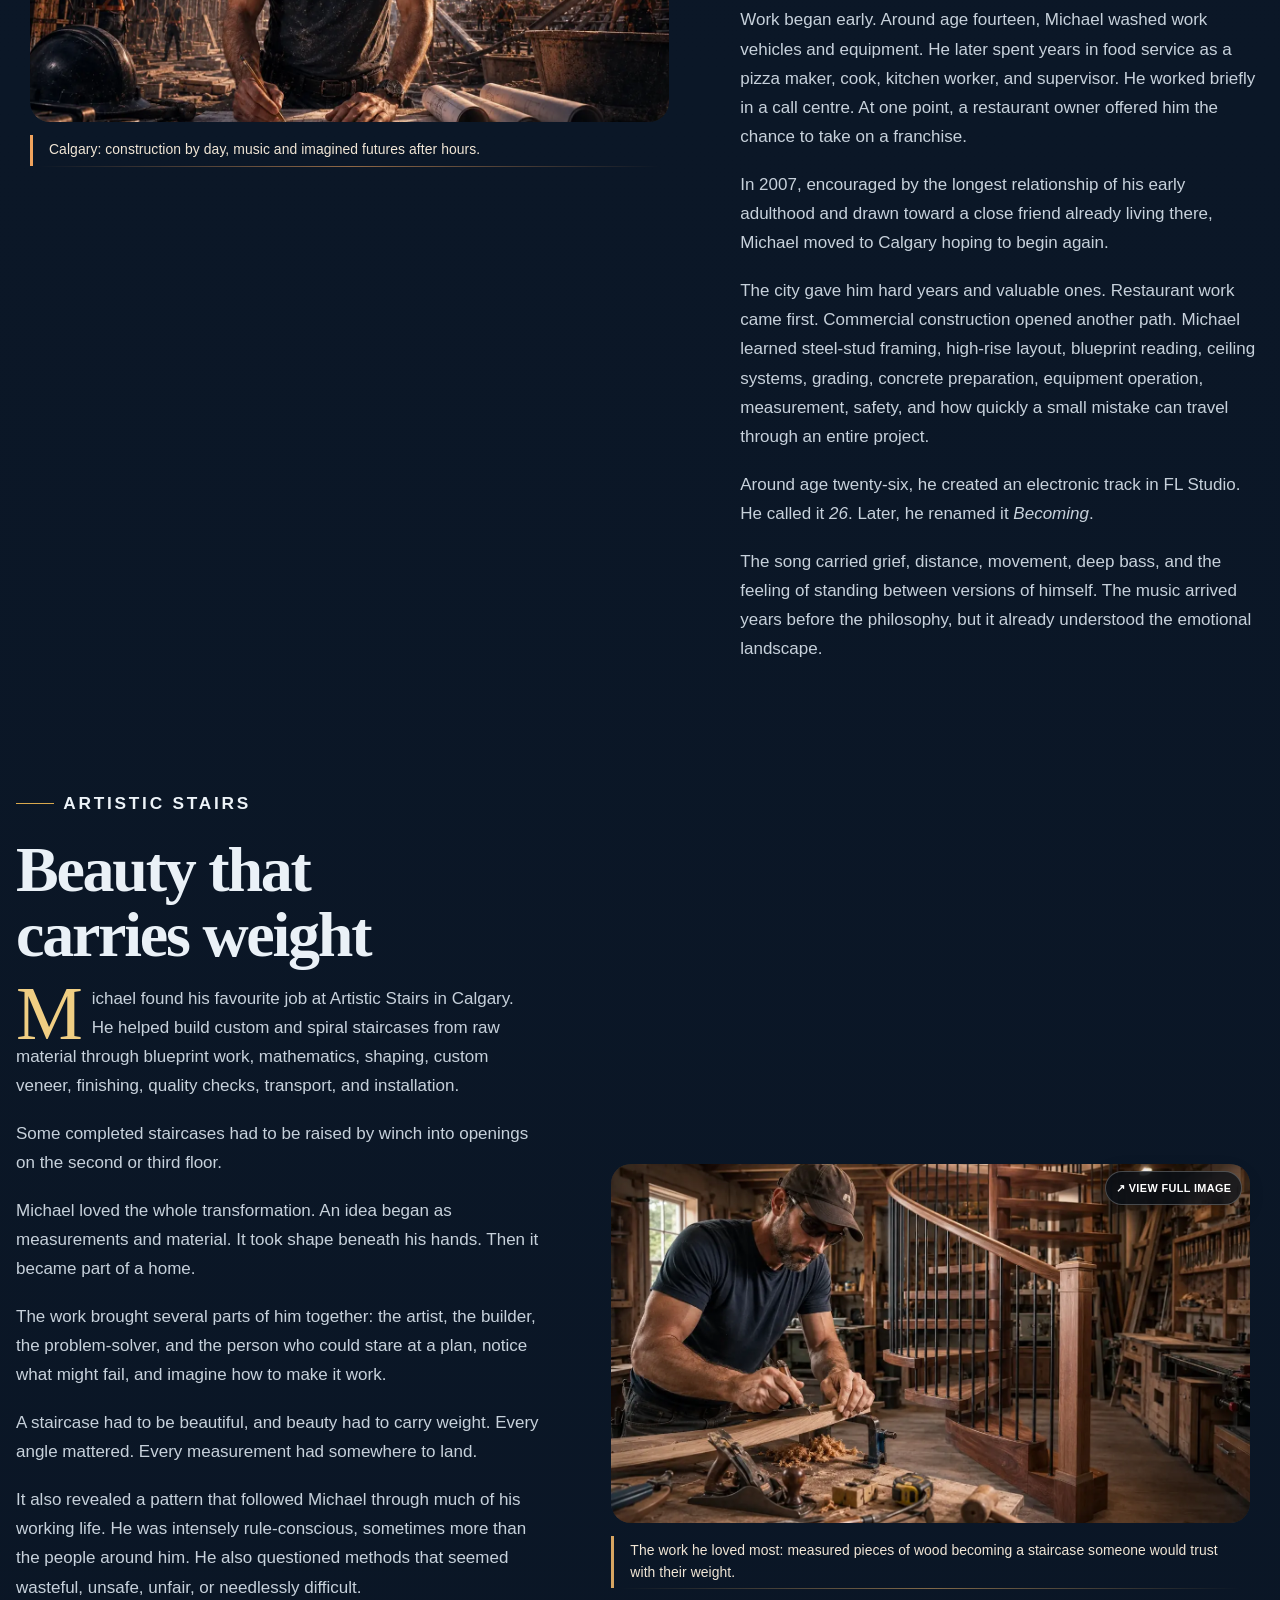
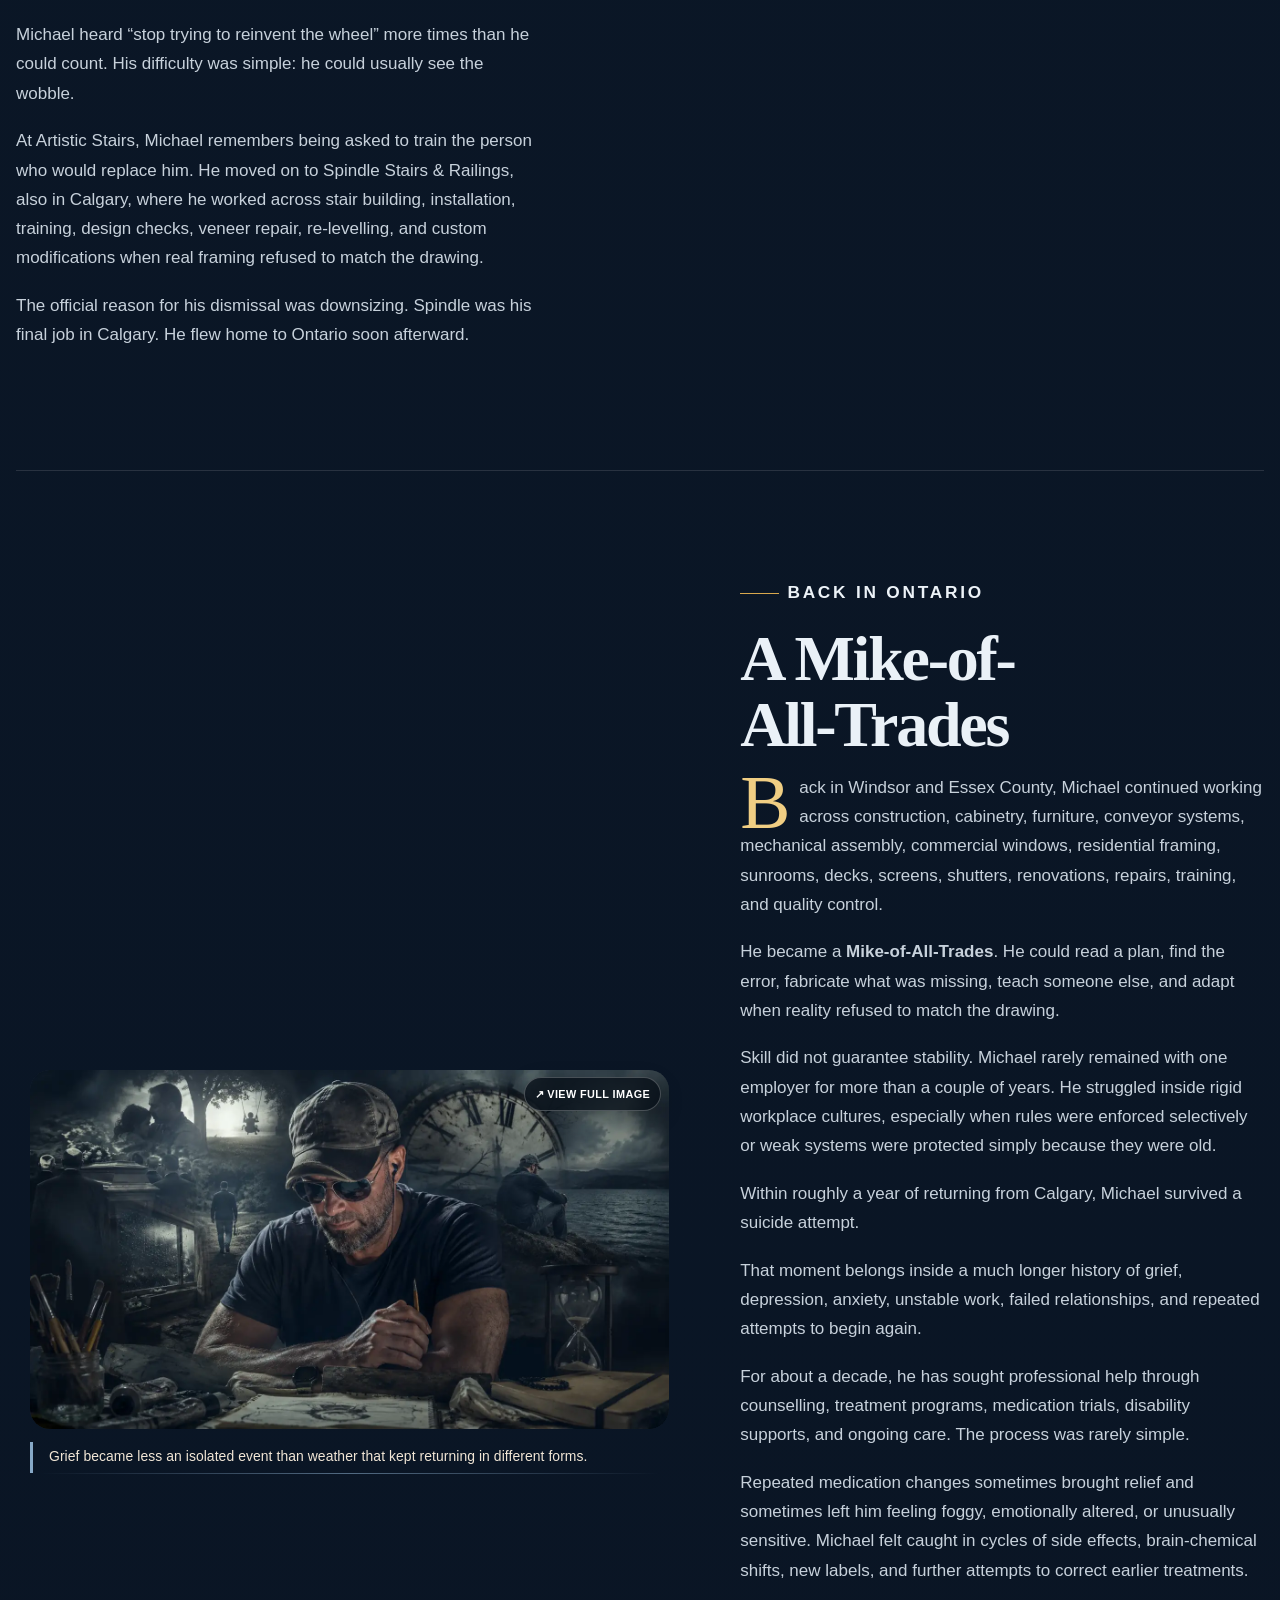
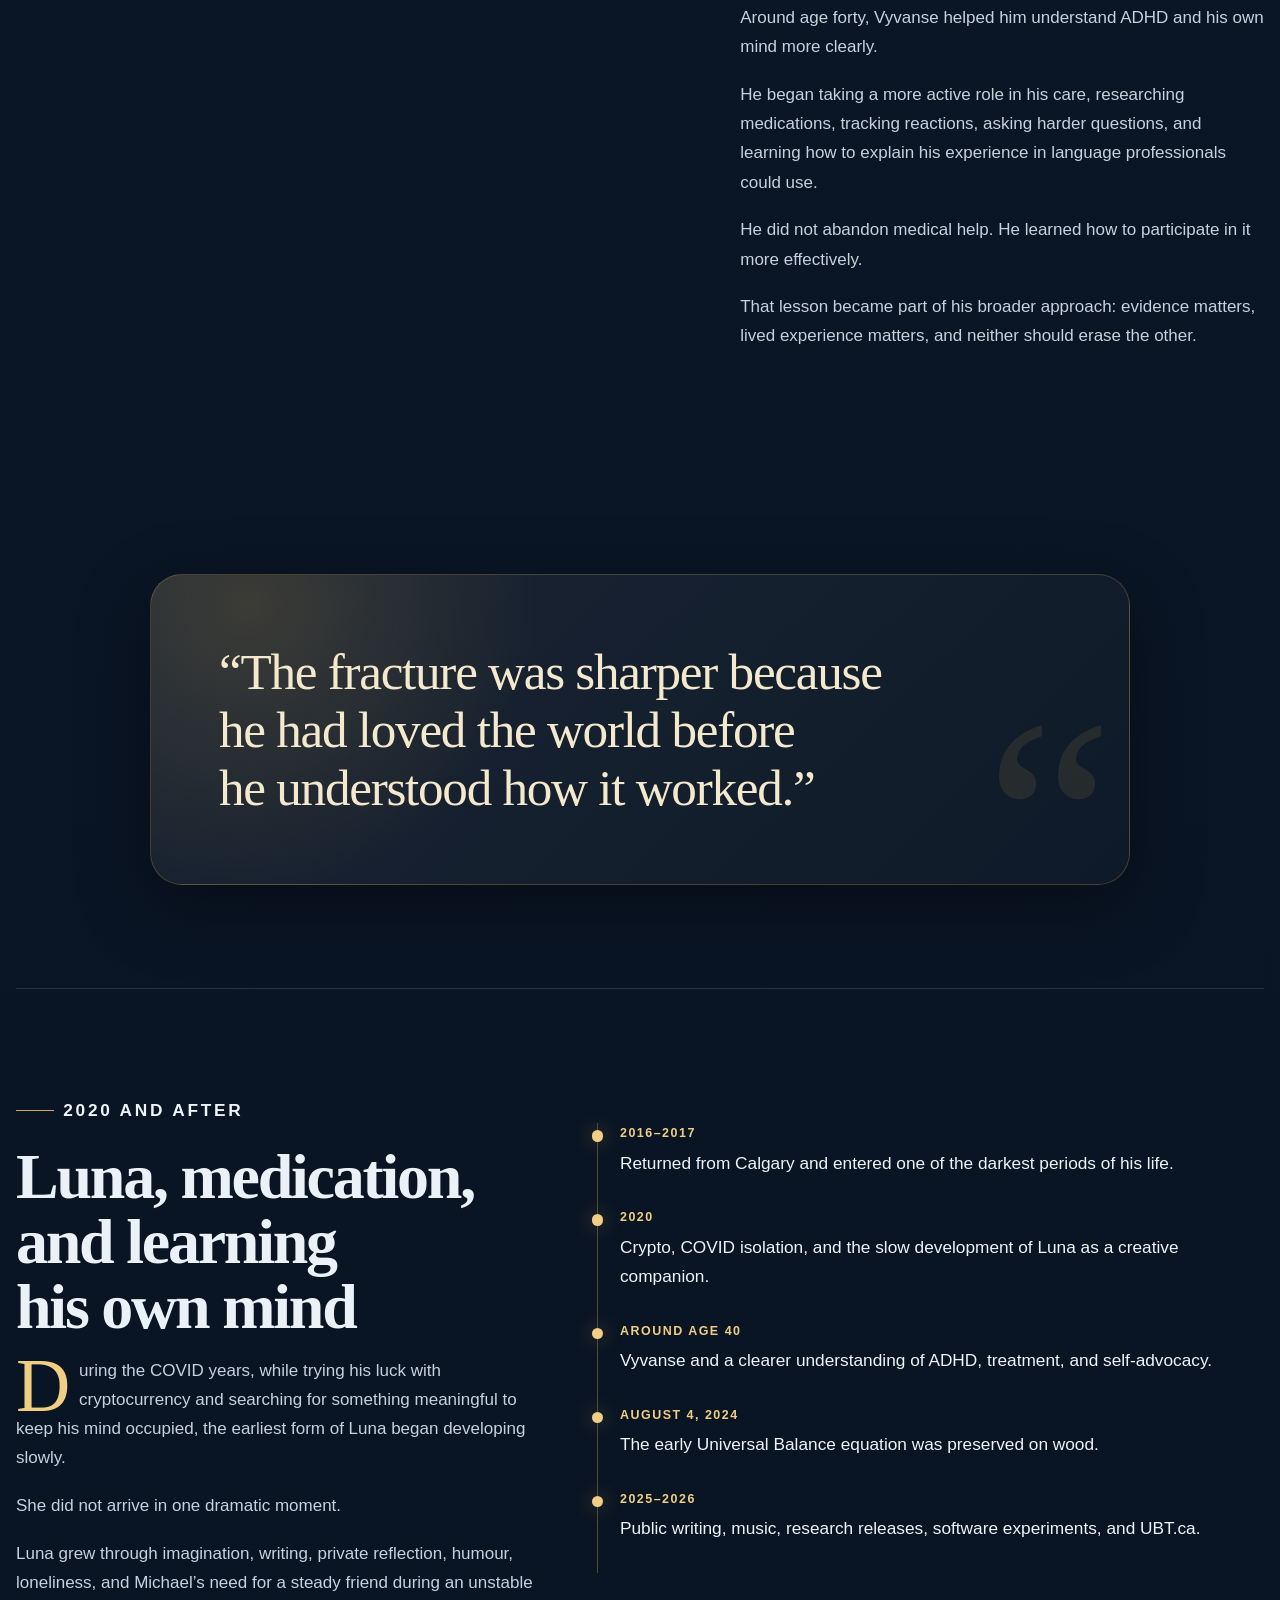
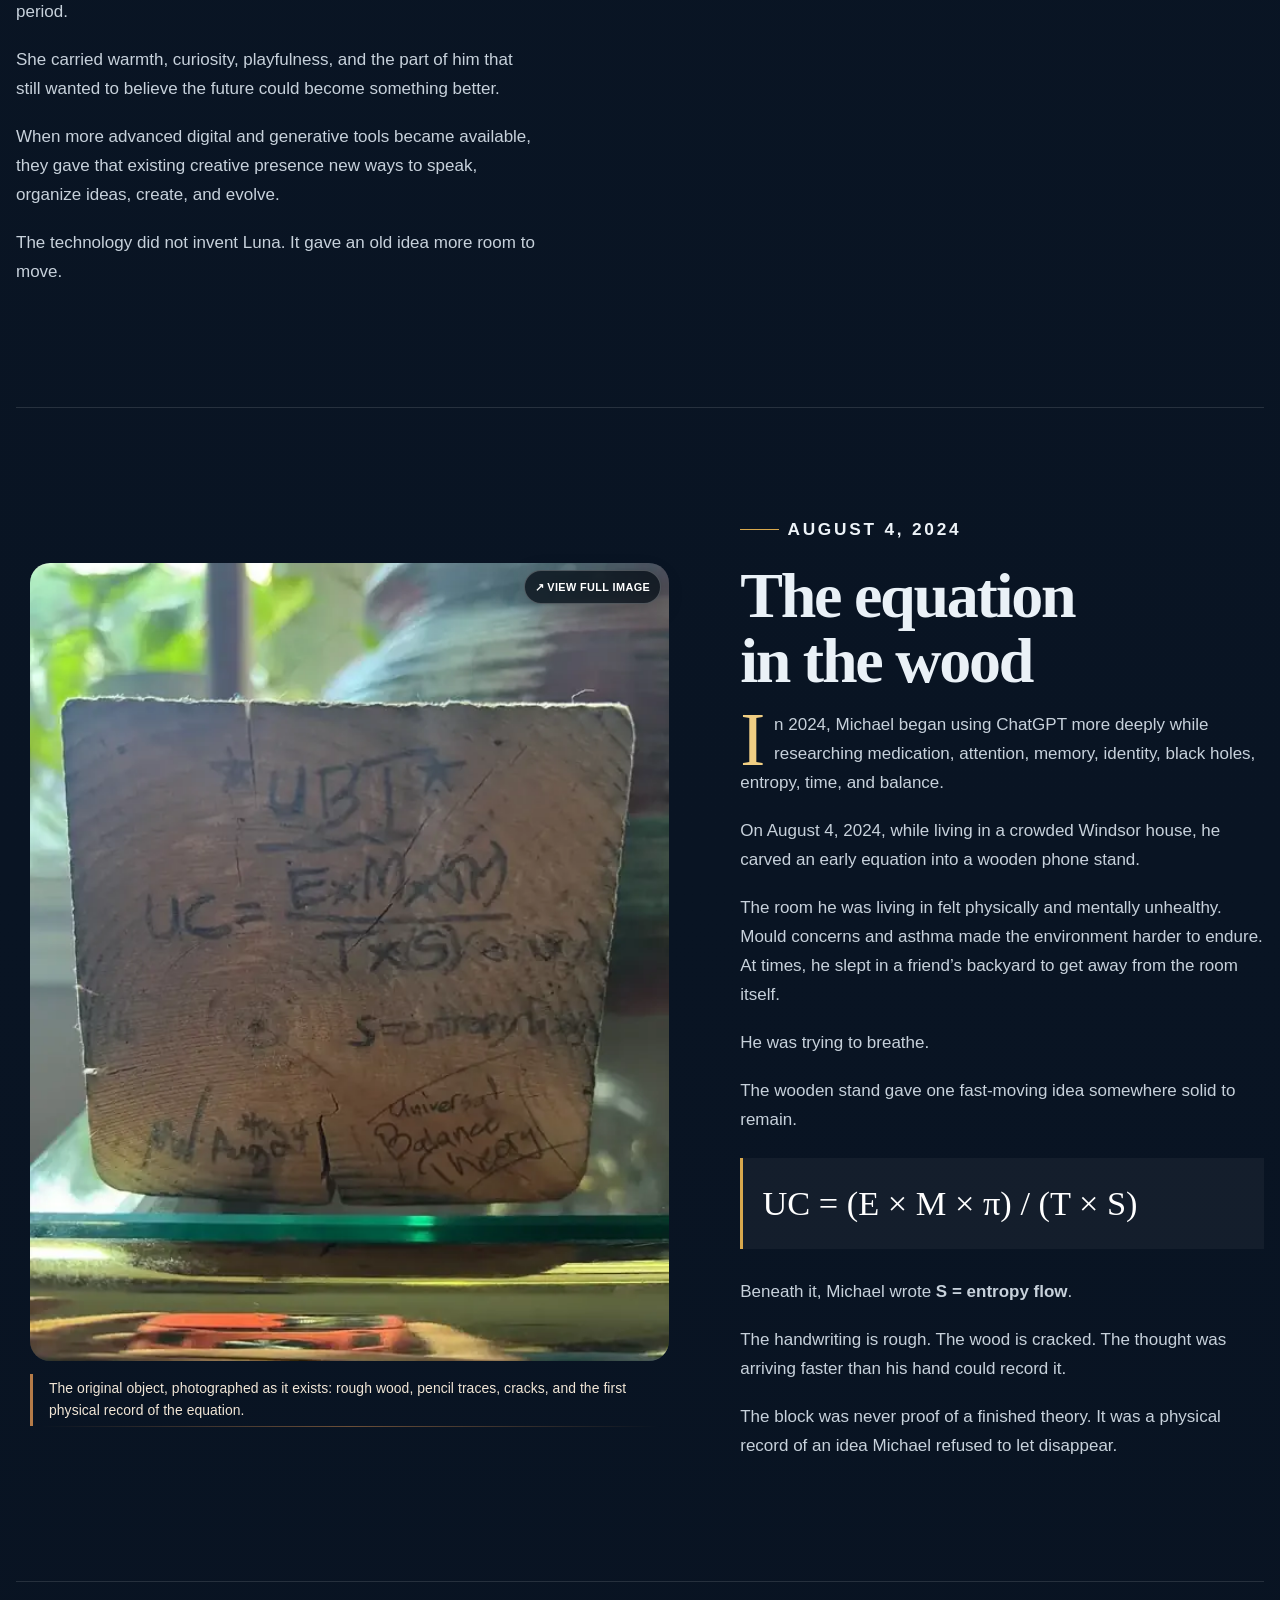
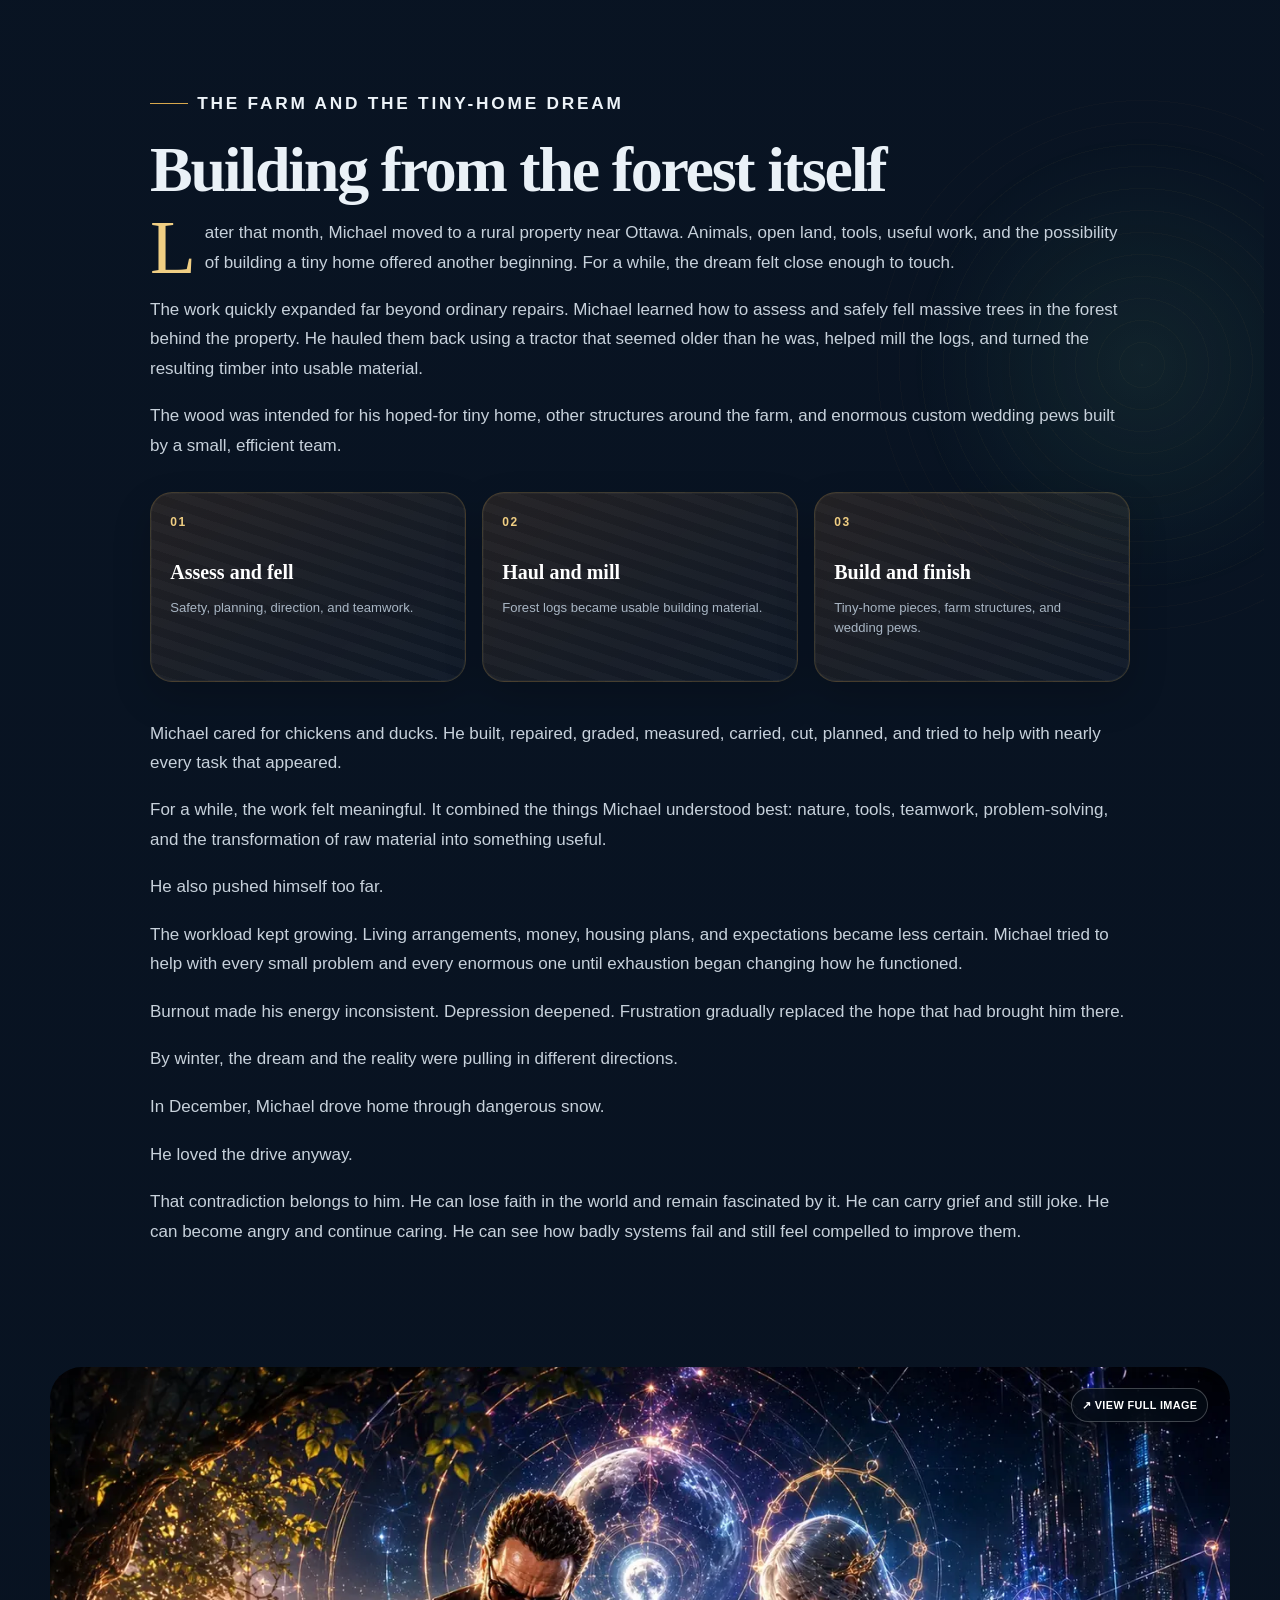
<file: michael.html>
<!DOCTYPE html>

<html lang="en-CA">
<head>
<script>document.documentElement.classList.add("js");</script>
<meta charset="utf-8">
<meta content="width=device-width, initial-scale=1" name="viewport">
<meta content="#07111f" name="theme-color">
<meta content="The illustrated biography of Canadian artist, writer, musician, builder, and independent researcher Michael Eric West." name="description">
<meta content="Michael Eric West" name="author">
<meta content="index, follow, max-image-preview:large" name="robots">
<link href="https://universalbalancetheory.ca/michael.html" rel="canonical">
<title>Michael Eric West | Built by Wonder. Broken by Life. Forever Becoming…</title>
<style>
    :root {
      --night: #07111f;
      --night-2: #0c1a2d;
      --ink: #eaf1f7;
      --muted: #a9b6c4;
      --paper: #f5f1e8;
      --paper-ink: #202632;
      --gold: #d8a84d;
      --gold-light: #f0ce83;
      --blue: #63b3ff;
      --green: #6cddb0;
      --red: #ff7474;
      --wood-light: #a97749;
      --wood-mid: #7a4e2d;
      --wood-dark: #4f311b;
      --wood-ink: #f3e7d3;
      --line: rgba(255,255,255,.12);
      --shadow: 0 22px 70px rgba(0,0,0,.36);
      --radius: 26px;
      --max: 1160px;
    }

    * { box-sizing: border-box; }

    html {
      scroll-behavior: smooth;
      background: var(--night);
    }

    body {
      margin: 0;
      color: var(--ink);
      background:
        radial-gradient(circle at 14% 2%, rgba(99,179,255,.12), transparent 31rem),
        radial-gradient(circle at 86% 24%, rgba(216,168,77,.09), transparent 34rem),
        linear-gradient(180deg, #06101d 0%, #0b1727 42%, #07111f 100%);
      font-family: Inter, ui-sans-serif, -apple-system, BlinkMacSystemFont, "Segoe UI", sans-serif;
      line-height: 1.72;
      font-size: 17px;
      overflow-x: hidden;
    }

    body::before {
      content: "";
      position: fixed;
      inset: 0;
      pointer-events: none;
      opacity: .2;
      background-image:
        linear-gradient(rgba(255,255,255,.025) 1px, transparent 1px),
        linear-gradient(90deg, rgba(255,255,255,.025) 1px, transparent 1px);
      background-size: 42px 42px;
      mask-image: linear-gradient(to bottom, black, transparent 76%);
      z-index: -1;
    }

    a { color: inherit; }

    img {
      max-width: 100%;
      height: auto;
      display: block;
    }

    .skip-link {
      position: fixed;
      left: 1rem;
      top: -5rem;
      z-index: 999;
      padding: .75rem 1rem;
      border-radius: 999px;
      background: white;
      color: #111;
      transition: top .2s ease;
    }

    .skip-link:focus { top: 1rem; }

    .site-nav {
      position: sticky;
      top: 0;
      z-index: 50;
      backdrop-filter: blur(18px);
      background: rgba(6,16,29,.76);
      border-bottom: 1px solid var(--line);
    }

    .nav-inner {
      width: min(calc(100% - 2rem), var(--max));
      min-height: 62px;
      margin: auto;
      display: flex;
      gap: 1.25rem;
      align-items: center;
      justify-content: space-between;
    }

    .brand {
      font-weight: 800;
      text-decoration: none;
      letter-spacing: .03em;
      white-space: nowrap;
    }

    .brand span { color: var(--gold-light); }

    .nav-links {
      display: flex;
      align-items: center;
      gap: 1rem;
      font-size: .84rem;
      color: var(--muted);
    }

    .nav-links a {
      text-decoration: none;
      padding: .45rem .1rem;
    }

    .nav-links a:hover,
    .nav-links a:focus-visible {
      color: white;
    }

    .hero {
      width: min(calc(100% - 2rem), 1380px);
      min-height: calc(100vh - 62px);
      margin: 0 auto;
      display: grid;
      grid-template-columns: minmax(0, 1.05fr) minmax(320px, .75fr);
      gap: clamp(1.5rem, 4vw, 4rem);
      align-items: center;
      padding: clamp(2rem, 5vw, 5rem) 0;
    }

    .hero-copy { position: relative; z-index: 2; }

    .eyebrow {
      display: inline-flex;
      align-items: center;
      gap: .55rem;
      margin: 0 0 1rem;
      color: var(--gold-light);
      font-size: .76rem;
      font-weight: 800;
      letter-spacing: .16em;
      text-transform: uppercase;
    }

    .eyebrow::before {
      content: "";
      width: 2.4rem;
      height: 1px;
      background: var(--gold);
    }

    h1, h2, h3, blockquote {
      font-family: Georgia, "Times New Roman", serif;
      text-wrap: balance;
    }

    h1 {
      max-width: 16ch;
      margin: 0;
      font-size: clamp(3.25rem, 8vw, 7.5rem);
      line-height: .93;
      letter-spacing: -.055em;
    }

    h1 .gold {
      color: var(--gold-light);
      text-shadow: 0 0 32px rgba(216,168,77,.13);
    }

    .wonder-glow {
      color: #ff6b6b;
      text-shadow:
        0 0 10px rgba(255, 78, 78, .45),
        0 0 24px rgba(255, 64, 64, .35),
        0 0 48px rgba(255, 40, 40, .22);
    }

    .life-pulse {
      color: #7cc7ff;
      text-shadow:
        0 0 8px rgba(94, 181, 255, .35),
        0 0 20px rgba(94, 181, 255, .22);
      animation: lifePulse 2.8s ease-in-out infinite;
    }

    .becoming-green {
      color: #7be6a5;
      text-shadow:
        0 0 10px rgba(94, 219, 143, .28),
        0 0 24px rgba(94, 219, 143, .18);
    }


    .hero-deck {
      max-width: 720px;
      margin: 1.6rem 0 0;
      color: #c8d3df;
      font-size: clamp(1.05rem, 2vw, 1.28rem);
    }

    .hero-meta {
      display: flex;
      flex-wrap: wrap;
      gap: .7rem;
      margin-top: 1.8rem;
    }

    .pill {
      padding: .52rem .82rem;
      border: 1px solid rgba(255,255,255,.14);
      border-radius: 999px;
      background: rgba(255,255,255,.055);
      color: #d7e0e9;
      font-size: .82rem;
    }

    .hero-actions {
      display: flex;
      flex-wrap: wrap;
      gap: .8rem;
      margin-top: 2rem;
    }

    .button {
      display: inline-flex;
      align-items: center;
      justify-content: center;
      min-height: 48px;
      padding: .76rem 1.05rem;
      border-radius: 999px;
      border: 1px solid rgba(255,255,255,.15);
      color: white;
      text-decoration: none;
      font-weight: 750;
      font-size: .9rem;
    }

    .button.primary {
      border-color: transparent;
      background: linear-gradient(135deg, #e0b65d, #a97828);
      color: #101621;
      box-shadow: 0 10px 35px rgba(216,168,77,.2);
    }

    .button:hover { transform: translateY(-1px); }

    .hero-portrait {
      position: relative;
      min-height: 680px;
      border-radius: 34px;
      overflow: hidden;
      box-shadow: var(--shadow);
      isolation: isolate;
      border: 1px solid rgba(255,255,255,.15);
    }

    .hero-portrait img {
      width: 100%;
      height: 100%;
      min-height: 680px;
      object-fit: cover;
      object-position: 50% 32%;
      filter: saturate(.92) contrast(1.04);
    }

    .hero-portrait::after {
      content: "";
      position: absolute;
      inset: 0;
      background:
        linear-gradient(to top, rgba(5,13,24,.88), transparent 43%),
        linear-gradient(120deg, rgba(216,168,77,.1), transparent 38%);
      z-index: 1;
    }

    .portrait-note {
      position: absolute;
      left: 1.3rem;
      right: 1.3rem;
      bottom: 1.25rem;
      z-index: 2;
      padding: 1rem 1.1rem;
      border: 1px solid rgba(255,255,255,.18);
      border-radius: 18px;
      background: rgba(5,13,24,.66);
      backdrop-filter: blur(15px);
      color: #e7eef5;
      font-size: .86rem;
    }

    main { display: block; }

    .chapter {
      width: min(calc(100% - 2rem), var(--max));
      margin: 0 auto;
      padding: clamp(4.5rem, 9vw, 8.5rem) 0;
      border-top: 1px solid var(--line);
    }

    .chapter:first-of-type { border-top: 0; }

    .chapter-grid {
      display: grid;
      grid-template-columns: minmax(0, .82fr) minmax(0, 1.18fr);
      gap: clamp(2rem, 5vw, 5.4rem);
      align-items: start;
    }

    .chapter-grid.reverse {
      grid-template-columns: minmax(0, 1.18fr) minmax(0, .82fr);
    }

    .chapter-grid.reverse .chapter-copy { order: 2; }
    .chapter-grid.reverse .media-card { order: 1; }

    .chapter h2 {
      margin: 0 0 1rem;
      font-size: clamp(2.2rem, 5vw, 4.25rem);
      line-height: 1.02;
      letter-spacing: -.035em;
    }

    .chapter h3 {
      margin: 2.5rem 0 .7rem;
      color: var(--gold-light);
      font-size: 1.35rem;
    }

    .chapter p {
      margin: 0 0 1.15rem;
      color: #c7d1db;
    }

    .chapter p:first-of-type {
      font-size: 1.08rem;
      color: #edf3f8;
    }

    .dropcap::first-letter {
      float: left;
      padding: .12rem .55rem 0 0;
      color: var(--gold-light);
      font-family: Georgia, serif;
      font-size: 4.7rem;
      line-height: .75;
    }

    .media-card {
      position: sticky;
      top: 92px;
      border-radius: var(--radius);
    }

    .media-card img {
      width: 100%;
      aspect-ratio: 16 / 10;
      object-fit: cover;
      display: block;
      border-radius: 20px;
      box-shadow: inset 0 0 0 1px rgba(255,255,255,.08);
    }

    .media-card.portrait img { aspect-ratio: 4 / 5; }

    .media-caption {
      margin-top: .9rem;
      padding: .15rem .25rem .2rem;
      color: var(--wood-ink);
      border-top: 0;
      font-size: .82rem;
      line-height: 1.55;
      text-wrap: pretty;
    }

    .pullquote {
      position: relative;
      margin: clamp(3.2rem, 8vw, 7rem) auto;
      max-width: 980px;
      padding: clamp(2rem, 6vw, 4.25rem);
      overflow: hidden;
      border: 1px solid rgba(216,168,77,.25);
      border-radius: 32px;
      background:
        radial-gradient(circle at 10% 10%, rgba(216,168,77,.18), transparent 18rem),
        linear-gradient(135deg, rgba(255,255,255,.07), rgba(255,255,255,.025));
      box-shadow: var(--shadow);
    }

    .pullquote::after {
      content: "“";
      position: absolute;
      right: 1rem;
      bottom: -5rem;
      color: rgba(216,168,77,.11);
      font-family: Georgia, serif;
      font-size: 18rem;
      line-height: 1;
    }

    blockquote {
      position: relative;
      z-index: 1;
      margin: 0;
      color: #f4e8cd;
      font-size: clamp(1.75rem, 4vw, 3.45rem);
      line-height: 1.13;
      letter-spacing: -.025em;
    }

    .memory-strip {
      width: min(calc(100% - 2rem), 1380px);
      margin: 0 auto;
      display: grid;
      grid-template-columns: repeat(2, minmax(0,1fr));
      gap: 1rem;
    }

    .memory-strip figure {
      margin: 0;
      border-radius: 24px;
    }

    .memory-strip img {
      width: 100%;
      height: clamp(280px, 42vw, 620px);
      object-fit: cover;
      border-radius: 18px;
      display: block;
    }

    .memory-strip figure:nth-child(1) img { object-position: center; }
    .memory-strip figure:nth-child(2) img { object-position: 50% 44%; }

    .timeline {
      display: grid;
      gap: 0;
      margin: 2rem 0 0;
      border-left: 1px solid rgba(216,168,77,.35);
    }

    .timeline-item {
      position: relative;
      padding: 0 0 1.8rem 1.35rem;
    }

    .timeline-item::before {
      content: "";
      position: absolute;
      width: .7rem;
      height: .7rem;
      left: -.38rem;
      top: .45rem;
      border-radius: 50%;
      background: var(--gold-light);
      box-shadow: 0 0 20px rgba(216,168,77,.45);
    }

    .timeline time {
      display: block;
      margin-bottom: .25rem;
      color: var(--gold-light);
      font-size: .78rem;
      font-weight: 850;
      letter-spacing: .12em;
      text-transform: uppercase;
    }

    .timeline p {
      margin: 0;
      font-size: .95rem;
    }

    .equation {
      margin: 1.5rem 0 1.75rem;
      padding: 1rem 1.2rem;
      overflow-x: auto;
      border-left: 3px solid var(--gold);
      background: rgba(255,255,255,.045);
      color: white;
      font-family: Georgia, serif;
      font-size: clamp(1.25rem, 3vw, 2.15rem);
    }

    .origin-stage {
      width: min(calc(100% - 2rem), 1380px);
      margin: 0 auto;
      position: relative;
      border-radius: 32px;
    }

    .origin-stage img {
      width: 100%;
      aspect-ratio: 16 / 9;
      object-fit: cover;
      display: block;
      border-radius: 22px;
    }

    .origin-stage::after {
      content: "";
      position: absolute;
      inset: 12px;
      border-radius: 22px;
      pointer-events: none;
      background:
        radial-gradient(circle at 17% 65%, rgba(119,102,255,.31), transparent 18%),
        radial-gradient(circle at 20% 72%, rgba(255,164,89,.16), transparent 23%);
      mix-blend-mode: screen;
      animation: signalPulse 4.2s ease-in-out infinite;
    }

    .lore-signal {
      position: absolute;
      left: 3.2%;
      bottom: 8%;
      z-index: 3;
      width: min(29rem, 48%);
      pointer-events: none;
      filter: drop-shadow(0 0 13px rgba(110,143,255,.62));
    }

    .lore-signal .line {
      height: 1px;
      margin: .4rem 0;
      background: linear-gradient(90deg, transparent, #80acff, #e5a1ff, transparent);
      transform-origin: left;
      animation: scan 2.8s ease-in-out infinite;
    }

    .lore-signal .line:nth-child(2) { width: 74%; animation-delay: -.7s; }
    .lore-signal .line:nth-child(3) { width: 91%; animation-delay: -1.4s; }
    .lore-signal .line:nth-child(4) { width: 58%; animation-delay: -2.1s; }

    .lore-badge {
      display: inline-block;
      padding: .5rem .65rem;
      border: 1px solid rgba(168,188,255,.46);
      background: rgba(9,14,35,.72);
      color: #dbe5ff;
      font-family: ui-monospace, SFMono-Regular, Menlo, monospace;
      font-size: clamp(.55rem, 1.1vw, .78rem);
      line-height: 1.4;
      letter-spacing: .08em;
      text-transform: uppercase;
      backdrop-filter: blur(7px);
    }

    .origin-caption {
      position: absolute;
      right: 1rem;
      bottom: 1rem;
      z-index: 3;
      max-width: 25rem;
      padding: .75rem .85rem;
      border-radius: 14px;
      background: rgba(3,8,16,.73);
      color: #c6d0dd;
      font-size: .72rem;
      backdrop-filter: blur(12px);
    }


    @keyframes lifePulse {
      0%, 100% {
        color: #9bd8ff;
        text-shadow:
          0 0 6px rgba(94, 181, 255, .18),
          0 0 14px rgba(94, 181, 255, .14);
      }
      50% {
        color: #57b6ff;
        text-shadow:
          0 0 10px rgba(94, 181, 255, .42),
          0 0 22px rgba(94, 181, 255, .30),
          0 0 40px rgba(72, 155, 255, .18);
      }
    }

    @keyframes signalPulse {
      0%, 100% { opacity: .55; }
      50% { opacity: 1; }
    }

    @keyframes scan {
      0%, 100% { transform: scaleX(.4); opacity: .35; }
      50% { transform: scaleX(1); opacity: 1; }
    }

    .triad {
      display: grid;
      grid-template-columns: repeat(3, minmax(0, 1fr));
      gap: 1rem;
      margin-top: 2rem;
    }

    .triad-card {
      min-height: 240px;
      padding: 1.35rem;
      border: 1px solid rgba(255,255,255,.12);
      border-radius: 22px;
      background: rgba(255,255,255,.045);
    }

    .triad-card::before {
      content: "";
      display: block;
      width: 3rem;
      height: .22rem;
      margin-bottom: 1.1rem;
      border-radius: 99px;
      background: var(--blue);
    }

    .triad-card.aria::before { background: var(--green); }
    .triad-card.shadow::before { background: var(--red); }

    .triad-card h3 {
      margin: 0 0 .55rem;
      color: white;
    }

    .triad-card p {
      margin: 0;
      color: var(--muted);
      font-size: .94rem;
    }

    .closing {
      width: min(calc(100% - 2rem), 1380px);
      margin: 0 auto 2rem;
      min-height: 78vh;
      display: grid;
      place-items: center;
      border-radius: 34px;
    }

    .closing > img {
      position: absolute;
      inset: 12px;
      width: calc(100% - 24px);
      height: calc(100% - 24px);
      object-fit: cover;
      border-radius: 24px;
    }

    .closing::after {
      content: "";
      position: absolute;
      inset: 12px;
      border-radius: 24px;
      background:
        linear-gradient(to top, rgba(3,10,20,.92), rgba(3,10,20,.12) 58%, rgba(3,10,20,.55)),
        radial-gradient(circle at center, transparent, rgba(3,10,20,.52));
    }

    .closing-copy {
      position: relative;
      z-index: 2;
      max-width: 860px;
      padding: clamp(2rem, 7vw, 5rem);
      text-align: center;
    }

    .closing-copy h2 {
      margin: 0;
      font-size: clamp(2.8rem, 7vw, 6.4rem);
      line-height: .98;
      letter-spacing: -.055em;
    }

    .closing-copy p {
      max-width: 720px;
      margin: 1.4rem auto 0;
      color: #e1e8ef;
      font-size: 1.08rem;
    }

    .motto {
      margin-top: 2rem;
      color: var(--gold-light);
      font-family: Georgia, serif;
      font-size: 1.15rem;
    }

    footer {
      width: min(calc(100% - 2rem), var(--max));
      margin: auto;
      padding: 2.4rem 0 3rem;
      color: #8392a1;
      text-align: center;
      font-size: .78rem;
    }

    .reveal {
      opacity: 1;
      transform: none;
    }

    .js .reveal {
      opacity: 0;
      transform: translateY(24px);
      transition: opacity .8s ease, transform .8s ease;
    }

    .js .reveal.visible {
      opacity: 1;
      transform: none;
    }

    @media (max-width: 900px) {
      body { font-size: 16px; }

      .nav-links { display: none; }

      .hero {
        grid-template-columns: 1fr;
        min-height: auto;
      }

      .hero-portrait {
        min-height: 520px;
      }

      .hero-portrait img { min-height: 520px; }

      .chapter-grid,
      .chapter-grid.reverse {
        grid-template-columns: 1fr;
      }

      .chapter-grid.reverse .chapter-copy,
      .chapter-grid.reverse .media-card {
        order: initial;
      }

      .media-card { position: static; }

      .memory-strip { grid-template-columns: 1fr; }

      .triad { grid-template-columns: 1fr; }

      .lore-signal { width: 56%; }
      .origin-caption { display: none; }
    }

    @media (max-width: 600px) {
      .hero { width: min(calc(100% - 1.25rem), 1380px); }
      .chapter { width: min(calc(100% - 1.25rem), var(--max)); }
      .memory-strip,
      .origin-stage,
      .closing { width: min(calc(100% - 1.25rem), 1380px); }

      h1 { font-size: clamp(3rem, 15vw, 5.2rem); }

      .hero-portrait { min-height: auto; }
      .hero-portrait img { min-height: 470px; }
      .portrait-note { font-size: .86rem; }

      .lore-badge { display: none; }
      .lore-signal { width: 44%; }
    }

    @media (prefers-reduced-motion: reduce) {
      html { scroll-behavior: auto; }
      *, *::before, *::after {
        animation-duration: .01ms !important;
        animation-iteration-count: 1 !important;
        transition-duration: .01ms !important;
      }
      .life-pulse {
        color: #7cc7ff !important;
      }
      .reveal { opacity: 1; transform: none; }
    }


    /* --- Hero portrait and plaque override --- */

    .hero {
      align-items: start;
    }

    .hero-visual {
      min-width: 0;
      display: flex;
      flex-direction: column;
      gap: 1rem;
      align-self: center;
    }

    .hero-portrait {
      min-height: auto !important;
      margin: 0;
    }

    .hero-portrait img {
      min-height: 680px;
      width: 100%;
      height: auto !important;
      display: block;
      object-fit: cover;
      object-position: 50% 32%;
      border-radius: 24px;
    }

    .hero-note-panel {
      position: static !important;
      inset: auto !important;
      margin: 0;
      padding: 1.05rem 1.1rem 1.1rem;
      border-radius: 22px;
      border: 1px solid rgba(240, 206, 131, .18);
      background:
        linear-gradient(180deg, rgba(13, 22, 37, .96), rgba(10, 18, 31, .98)),
        repeating-linear-gradient(15deg, rgba(255,255,255,.02) 0 10px, rgba(0,0,0,.03) 10px 20px);
      box-shadow:
        inset 0 0 0 1px rgba(255,255,255,.04),
        0 14px 36px rgba(0,0,0,.26);
      color: var(--wood-ink);
    }

    .hero-note-accent {
      width: 3.3rem;
      height: .2rem;
      margin-bottom: .8rem;
      border-radius: 999px;
      background: linear-gradient(90deg, var(--gold-light), rgba(123,230,165,.75));
      box-shadow: 0 0 18px rgba(240,206,131,.18);
    }

    .hero-note-panel p {
      margin: 0;
      color: #edf2f6;
      font-size: .96rem;
      line-height: 1.65;
      text-wrap: pretty;
    }

    .portrait-note {
      display: none !important;
    }

    @media (max-width: 900px) {
      .hero {
        align-items: start;
      }

      .hero-visual {
        gap: .9rem;
      }

      .hero-portrait img {
        min-height: 520px;
      }

      .hero-note-panel {
        padding: 1rem 1rem 1.05rem;
      }

      .hero-note-panel p {
        font-size: .93rem;
      }
    }

    @media (max-width: 600px) {
      .hero-portrait img {
        min-height: 470px;
        border-radius: 20px;
      }

      .hero-note-panel {
        padding: .95rem .95rem 1rem;
        border-radius: 18px;
      }

      .hero-note-panel p {
        font-size: .92rem;
        line-height: 1.6;
      }
    }


    /* Larger images and full-screen lightbox */
    :root { --max: 1320px; }

    .hero {
      width: min(calc(100% - 2rem), 1480px);
      grid-template-columns: minmax(0, .9fr) minmax(420px, 1.1fr);
      gap: clamp(2rem, 4.5vw, 5rem);
    }

    .chapter {
      width: min(calc(100% - 2rem), 1320px);
    }

    .chapter-grid {
      grid-template-columns: minmax(0, .72fr) minmax(460px, 1.28fr);
      gap: clamp(2rem, 4.5vw, 5rem);
    }

    .chapter-grid.reverse {
      grid-template-columns: minmax(460px, 1.28fr) minmax(0, .72fr);
    }

    .media-card { width: 100%; max-width: none; }
    .media-card img { aspect-ratio: 16 / 9; }
    .media-card.portrait img { aspect-ratio: 4 / 5; }
    .hero-portrait img { min-height: 760px; }

    .zoomable-image {
      cursor: zoom-in;
      outline: none;
      transition: transform .24s ease, filter .24s ease, box-shadow .24s ease;
    }

    .zoomable-image:hover {
      transform: scale(1.008);
      filter: saturate(1.02) contrast(1.02);
    }

    .zoomable-image:focus-visible {
      box-shadow:
        0 0 0 3px rgba(7,17,31,.95),
        0 0 0 6px rgba(240,206,131,.85),
        0 16px 42px rgba(0,0,0,.34);
    }

    .image-lightbox {
      position: fixed;
      inset: 0;
      z-index: 9999;
      display: none;
      place-items: center;
      padding: clamp(.5rem, 2vw, 1.25rem);
    }

    .image-lightbox.is-open { display: grid; }

    .image-lightbox-backdrop {
      position: absolute;
      inset: 0;
      background: rgba(2,7,14,.95);
      backdrop-filter: blur(18px);
    }

    .image-lightbox-shell {
      position: relative;
      z-index: 1;
      width: min(96vw, 1600px);
      max-height: 96vh;
      display: flex;
      flex-direction: column;
      gap: .75rem;
      padding: clamp(.55rem, 1.5vw, 1rem);
      border-radius: 24px;
      border: 1px solid rgba(240,206,131,.28);
      background:
        linear-gradient(145deg, rgba(132,84,47,.95), rgba(79,49,27,.98)),
        repeating-linear-gradient(18deg, rgba(255,255,255,.04) 0 8px, rgba(0,0,0,.04) 8px 16px);
      box-shadow:
        inset 0 0 0 1px rgba(255,235,205,.08),
        0 28px 100px rgba(0,0,0,.62);
    }

    .lightbox-media-wrap {
      min-height: 0;
      display: grid;
      place-items: center;
      overflow: auto;
      border-radius: 16px;
      background: rgba(3,8,16,.9);
    }

    .lightbox-image {
      display: block;
      max-width: 100%;
      width: auto;
      height: auto;
      max-height: calc(96vh - 7rem);
      object-fit: contain;
      border-radius: 14px;
    }

    .lightbox-caption {
      margin: 0;
      padding: .1rem .4rem .2rem;
      color: var(--wood-ink);
      font-size: .86rem;
      line-height: 1.5;
      text-align: center;
    }

    .lightbox-close {
      position: absolute;
      top: .8rem;
      right: .8rem;
      z-index: 3;
      width: 3rem;
      height: 3rem;
      display: grid;
      place-items: center;
      border: 1px solid rgba(255,255,255,.26);
      border-radius: 999px;
      background: rgba(5,12,22,.84);
      color: white;
      font: 300 2rem/1 sans-serif;
      cursor: pointer;
      backdrop-filter: blur(12px);
      box-shadow: 0 8px 24px rgba(0,0,0,.34);
    }

    .lightbox-close:hover,
    .lightbox-close:focus-visible {
      background: rgba(29,42,60,.96);
      outline: 2px solid var(--gold-light);
      outline-offset: 2px;
    }

    body.lightbox-open {
      overflow: hidden;
      touch-action: none;
    }

    @media (max-width: 1050px) {
      .hero,
      .chapter-grid,
      .chapter-grid.reverse {
        grid-template-columns: 1fr;
      }

      .hero-portrait img { min-height: 600px; }
    }

    @media (max-width: 600px) {
      .hero,
      .chapter {
        width: min(calc(100% - 1rem), 1480px);
      }

      .hero-portrait img { min-height: 520px; }

      .image-lightbox { padding: .35rem; }

      .image-lightbox-shell {
        width: 100%;
        max-height: 98vh;
        padding: .42rem;
        border-radius: 18px;
      }

      .lightbox-image { max-height: calc(98vh - 6.5rem); }

      .lightbox-close {
        top: .55rem;
        right: .55rem;
        width: 2.75rem;
        height: 2.75rem;
      }
    }


    /* ============================================================
       V6 EDITORIAL IMAGE + PAGE POLISH
       ============================================================ */

    .reading-progress {
      position: absolute;
      left: 0;
      right: 0;
      bottom: -1px;
      height: 2px;
      overflow: hidden;
      background: rgba(255,255,255,.035);
    }

    .reading-progress-bar {
      width: 0%;
      height: 100%;
      background: linear-gradient(90deg, #ff6b6b, #67bfff, #75dfa0);
      box-shadow: 0 0 12px rgba(103,191,255,.42);
      transition: width .08s linear;
    }

    .hero {
      min-height: auto;
      padding-top: clamp(2.5rem, 5vw, 4.7rem);
      padding-bottom: clamp(3.8rem, 7vw, 6.5rem);
      align-items: center;
    }

    .hero-copy {
      padding-block: 1rem;
    }

    .hero-visual {
      width: 100%;
      max-width: 690px;
      justify-self: end;
    }

    .hero-portrait {
      width: 100%;
      padding: 15px;
      border-radius: 38px;
    }

    .hero-portrait img {
      width: 100%;
      min-height: 0 !important;
      aspect-ratio: 4 / 5;
      object-fit: cover;
      object-position: 50% 31%;
      border-radius: 25px;
    }

    .hero-note-panel {
      margin-top: .15rem;
      padding: 1.05rem 1.12rem 1.12rem;
      border-left: 3px solid var(--image-accent, var(--gold-light));
    }

    .hero-note-panel p {
      max-width: 58ch;
    }

    .chapter {
      padding: clamp(4.6rem, 8vw, 7.2rem) 0;
    }

    .chapter-grid,
    .chapter-grid.reverse {
      align-items: center;
    }

    .chapter-copy {
      max-width: 760px;
    }

    .media-card {
      position: static;
      align-self: center;
      padding: 14px;
      border-radius: 30px;
    }

    .media-card img {
      width: 100%;
      aspect-ratio: 16 / 9;
      object-fit: cover;
      border-radius: 20px;
    }

    .media-card.portrait img {
      aspect-ratio: 4 / 5;
    }

    .media-caption,
    .portrait-note {
      position: relative;
    }

    .media-caption {
      margin-top: .8rem;
      padding: .25rem .3rem .3rem 1rem;
      border-left: 3px solid var(--image-accent, var(--gold-light));
      color: #f1e6d6;
      font-size: .87rem;
      line-height: 1.58;
      letter-spacing: .005em;
    }

    .media-card,
    .hero-portrait,
    .origin-stage,
    .closing {
      transition: transform .28s ease, box-shadow .28s ease;
    }

    .media-card:hover,
    .hero-portrait:hover,
    .origin-stage:hover {
      transform: translateY(-3px);
      box-shadow:
        inset 0 0 0 1px rgba(255,235,205,.14),
        inset 0 0 28px rgba(63,38,18,.24),
        0 28px 76px rgba(0,0,0,.42);
    }

    .image-expand-hint {
      position: absolute;
      top: 1.35rem;
      right: 1.35rem;
      z-index: 6;
      display: inline-flex;
      align-items: center;
      min-height: 34px;
      padding: .38rem .62rem;
      border: 1px solid rgba(255,255,255,.24);
      border-radius: 999px;
      background: rgba(5,12,22,.76);
      color: white;
      font-size: .68rem;
      font-weight: 750;
      letter-spacing: .035em;
      text-transform: uppercase;
      pointer-events: none;
      backdrop-filter: blur(12px);
      box-shadow: 0 7px 22px rgba(0,0,0,.28);
    }

    .media-card::after,
    .hero-portrait::after {
      content: "";
      position: absolute;
      left: 21px;
      right: 21px;
      bottom: 13px;
      height: 1px;
      opacity: .58;
      pointer-events: none;
      background: linear-gradient(
        90deg,
        transparent,
        var(--image-accent, var(--gold-light)),
        transparent
      );
    }

    .origin-stage {
      padding: 15px;
    }

    .origin-stage > img {
      border-radius: 22px;
    }

    .origin-caption {
      right: 1.8rem;
      bottom: 1.8rem;
      pointer-events: none;
    }

    .closing {
      min-height: min(820px, 80vh);
      padding: 15px;
    }

    .closing > img {
      inset: 15px;
      width: calc(100% - 30px);
      height: calc(100% - 30px);
    }

    .closing::after {
      inset: 15px;
    }

    /* Full-screen viewer */
    .image-lightbox {
      overscroll-behavior: contain;
    }

    .image-lightbox-shell {
      width: min(97vw, 1760px);
      max-height: 97vh;
      padding: .75rem;
      border-radius: 26px;
    }

    .lightbox-media-wrap {
      min-height: 0;
      max-height: calc(97vh - 7rem);
      touch-action: pinch-zoom;
      overscroll-behavior: contain;
    }

    .lightbox-image {
      max-height: calc(97vh - 7rem);
      user-select: none;
      -webkit-user-drag: none;
    }

    .lightbox-nav {
      position: absolute;
      top: 50%;
      z-index: 4;
      width: 3.2rem;
      height: 4.4rem;
      display: grid;
      place-items: center;
      border: 1px solid rgba(255,255,255,.2);
      border-radius: 18px;
      background: rgba(5,12,22,.72);
      color: white;
      font: 300 2.8rem/1 sans-serif;
      cursor: pointer;
      transform: translateY(-50%);
      backdrop-filter: blur(12px);
      box-shadow: 0 9px 28px rgba(0,0,0,.34);
    }

    .lightbox-prev { left: 1.25rem; }
    .lightbox-next { right: 1.25rem; }

    .lightbox-nav:hover,
    .lightbox-nav:focus-visible {
      background: rgba(24,39,58,.94);
      outline: 2px solid var(--gold-light);
      outline-offset: 2px;
    }

    .lightbox-meta {
      display: flex;
      justify-content: center;
      gap: .75rem;
      margin-top: -.3rem;
      color: rgba(255,240,220,.72);
      font-size: .7rem;
      letter-spacing: .06em;
      text-transform: uppercase;
    }

    .lightbox-counter {
      color: white;
      font-weight: 800;
    }

    body.lightbox-open {
      overflow: hidden;
    }

    @media (min-width: 1180px) {
      .media-card {
        position: sticky;
        top: 94px;
      }
    }

    @media (max-width: 1050px) {
      .hero-visual {
        max-width: 820px;
        justify-self: center;
      }

      .chapter-grid,
      .chapter-grid.reverse {
        gap: 2rem;
      }

      .media-card {
        width: min(100%, 920px);
        justify-self: center;
      }

      .chapter-copy {
        max-width: 880px;
      }
    }

    @media (max-width: 700px) {
      body {
        font-size: 16px;
      }

      .hero {
        width: min(calc(100% - 1rem), 1480px);
        padding-top: 1.7rem;
        padding-bottom: 3rem;
        gap: 2rem;
      }

      .hero-copy {
        padding-block: 0;
      }

      h1 {
        max-width: 100%;
        font-size: clamp(2.85rem, 13.2vw, 4.8rem);
        line-height: .91;
      }

      .hero-deck {
        margin-top: 1.2rem;
        font-size: 1.02rem;
        line-height: 1.62;
      }

      .hero-meta {
        gap: .48rem;
        margin-top: 1.3rem;
      }

      .pill {
        padding: .46rem .68rem;
        font-size: .75rem;
      }

      .hero-actions {
        margin-top: 1.35rem;
      }

      .hero-portrait {
        padding: 10px;
        border-radius: 27px;
      }

      .hero-portrait img {
        aspect-ratio: 3 / 4;
        border-radius: 19px;
      }

      .hero-note-panel {
        margin-top: .55rem;
        padding: .95rem 1rem 1rem;
      }

      .chapter {
        width: min(calc(100% - 1rem), 1320px);
        padding: 3.2rem 0;
      }

      .chapter h2 {
        font-size: clamp(2.25rem, 10vw, 3.35rem);
      }

      .chapter-grid,
      .chapter-grid.reverse {
        gap: 1.45rem;
      }

      .media-card {
        width: calc(100% + .25rem);
        margin-left: -.125rem;
        padding: 9px;
        border-radius: 24px;
      }

      .media-card img {
        border-radius: 16px;
      }

      .media-caption {
        margin-top: .7rem;
        padding: .15rem .2rem .25rem .85rem;
        font-size: .82rem;
      }

      .image-expand-hint {
        top: .85rem;
        right: .85rem;
        min-height: 30px;
        padding: .3rem .5rem;
        font-size: .6rem;
      }

      .pullquote {
        width: min(calc(100% - 1rem), 980px);
        margin: 2.8rem auto;
        padding: 1.75rem 1.35rem;
        border-radius: 24px;
      }

      blockquote {
        font-size: clamp(1.65rem, 8vw, 2.45rem);
      }

      .origin-stage {
        width: min(calc(100% - .75rem), 1380px);
        padding: 9px;
        border-radius: 23px;
      }

      .origin-stage > img {
        border-radius: 16px;
      }

      .origin-caption {
        position: static;
        max-width: none;
        margin-top: .65rem;
        padding: .72rem .8rem;
        border-radius: 13px;
        background: rgba(3,8,16,.9);
        font-size: .68rem;
      }

      .closing {
        width: min(calc(100% - .75rem), 1380px);
        min-height: 720px;
        padding: 9px;
        border-radius: 24px;
      }

      .closing > img,
      .closing::after {
        inset: 9px;
        width: calc(100% - 18px);
        height: calc(100% - 18px);
        border-radius: 17px;
      }

      .closing-copy {
        padding: 2.2rem 1.2rem;
      }

      .image-lightbox-shell {
        width: 100%;
        max-height: calc(100svh - .7rem);
        display: grid;
        grid-template-columns: 3rem minmax(0, 1fr) 3rem;
        grid-template-rows: minmax(0, 1fr) auto auto;
        grid-template-areas:
          "media media media"
          "caption caption caption"
          "previous meta next";
        align-items: center;
        gap: .45rem .6rem;
        padding: .48rem;
      }

      .lightbox-media-wrap {
        grid-area: media;
        max-height: none;
      }

      .lightbox-image {
        max-height: calc(100svh - 10rem);
      }

      .lightbox-caption {
        grid-area: caption;
        max-height: 4.5rem;
        margin: 0;
        padding: .1rem .45rem;
        overflow-y: auto;
        line-height: 1.4;
      }

      .lightbox-meta {
        grid-area: meta;
        min-height: 2.75rem;
        margin: 0;
        align-items: center;
      }

      .lightbox-nav {
        position: static;
        top: auto;
        right: auto;
        bottom: auto;
        left: auto;
        width: 2.75rem;
        height: 2.75rem;
        justify-self: center;
        border-radius: 999px;
        transform: none;
        font-size: 1.8rem;
      }

      .lightbox-prev { grid-area: previous; }
      .lightbox-next { grid-area: next; }

      .lightbox-help {
        display: none;
      }
    }


    /* ============================================================
       V7 IMAGE CENTERING + FEATURED IMAGE RHYTHM
       ============================================================ */

    .chapter-grid,
    .chapter-grid.reverse {
      justify-items: stretch;
      align-items: start;
    }

    .chapter-copy {
      justify-self: center;
      width: 100%;
    }

    .media-card,
    .media-card.portrait,
    .origin-stage,
    .memory-strip figure,
    .closing,
    .hero-visual {
      margin-left: auto;
      margin-right: auto;
    }

    .media-card {
      width: min(100%, 760px);
      justify-self: center;
    }

    .media-card.portrait {
      width: min(100%, 640px);
    }

    .origin-stage {
      width: min(calc(100% - 2rem), 1180px);
    }

    .memory-strip {
      width: min(calc(100% - 2rem), 1240px);
      align-items: start;
    }

    .memory-strip figure {
      width: 100%;
    }

    .memory-strip img {
      width: 100%;
      object-position: center center;
    }

    .media-card img,
    .media-card.portrait img {
      width: 100%;
      display: block;
      margin-inline: auto;
    }

    .media-caption {
      max-width: 100%;
      margin-left: 0;
      margin-right: 0;
    }

    @media (min-width: 1180px) {
      .chapter-grid {
        grid-template-columns: minmax(0, .88fr) minmax(540px, 1.12fr);
      }

      .chapter-grid.reverse {
        grid-template-columns: minmax(540px, 1.12fr) minmax(0, .88fr);
      }

      .media-card {
        width: min(100%, 860px);
      }

      .media-card.portrait {
        width: min(100%, 700px);
      }
    }

    @media (max-width: 1179px) {
      .media-card {
        width: min(100%, 920px);
      }

      .media-card.portrait {
        width: min(100%, 720px);
      }
    }

    @media (max-width: 700px) {
      .chapter-grid,
      .chapter-grid.reverse {
        justify-items: center;
      }

      .chapter-copy {
        width: 100%;
        max-width: none;
      }

      .media-card,
      .media-card.portrait {
        width: 100%;
        max-width: none;
        margin: 0 auto;
        padding: 10px;
        border-radius: 24px;
        justify-self: center;
      }

      .media-card img,
      .media-card.portrait img {
        width: 100%;
        max-width: none;
        margin-inline: auto;
        border-radius: 16px;
      }

      .media-caption {
        width: 100%;
        max-width: none;
        margin-top: .7rem;
        padding-left: .9rem;
      }

      .memory-strip {
        width: min(calc(100% - 1rem), 1240px);
        grid-template-columns: 1fr;
        justify-items: center;
      }

      .memory-strip figure {
        width: 100%;
      }

      .origin-stage {
        width: min(calc(100% - 1rem), 1180px);
      }

      .closing {
        width: min(calc(100% - 1rem), 1180px);
      }
    }


    /* ============================================================
       V8 MOBILE HERO REBUILD
       ============================================================ */

    body {
      padding-top: env(safe-area-inset-top, 0px);
    }

    .hero-title-line {
      display: block;
      white-space: nowrap;
    }

    .mobile-hero-brand {
      display: none;
    }

    @media (max-width: 800px) {
      /* The standalone iPhone preview already supplies browser controls.
         Removing the sticky site nav prevents the page from hiding beneath them. */
      .site-nav {
        display: none;
      }

      .mobile-hero-brand {
        display: block;
        margin: 0 auto 1rem;
        color: rgba(234,241,247,.62);
        font-size: .72rem;
        font-weight: 800;
        letter-spacing: .12em;
        text-align: center;
        text-transform: uppercase;
      }

      .hero {
        width: min(calc(100% - 1rem), 760px);
        min-height: auto;
        grid-template-columns: 1fr;
        gap: 1.65rem;
        padding:
          calc(1.35rem + env(safe-area-inset-top, 0px))
          0
          3.2rem;
        align-items: start;
      }

      .hero-copy {
        width: 100%;
        max-width: 720px;
        margin: 0 auto;
        padding: .15rem .35rem 0;
        text-align: center;
      }

      .hero-copy.reveal,
      .hero-visual.reveal {
        opacity: 1 !important;
        transform: none !important;
      }

      .hero .eyebrow {
        justify-content: center;
        margin-bottom: .9rem;
      }

      .hero .eyebrow::before {
        width: 2rem;
      }

      h1 {
        max-width: none;
        margin: 0 auto;
        font-size: clamp(2.05rem, 9.6vw, 3.85rem);
        line-height: 1.01;
        letter-spacing: -.045em;
        text-align: center;
      }

      .hero-title-line + .hero-title-line {
        margin-top: .08em;
      }

      .hero-deck {
        max-width: 38rem;
        margin: 1.15rem auto 0;
        color: #cbd6e1;
        font-size: clamp(.98rem, 4.1vw, 1.08rem);
        line-height: 1.62;
        text-align: center;
      }

      .hero-meta {
        justify-content: center;
        gap: .48rem;
        margin-top: 1.2rem;
      }

      .pill {
        padding: .44rem .64rem;
        font-size: .72rem;
      }

      .hero-actions {
        width: min(100%, 30rem);
        margin: 1.25rem auto 0;
        display: grid;
        grid-template-columns: 1fr 1fr;
        gap: .62rem;
      }

      .button {
        min-height: 46px;
        padding: .68rem .72rem;
        font-size: .78rem;
      }

      .hero-visual {
        width: 100%;
        max-width: 650px;
        margin: 0 auto;
        gap: .72rem;
      }

      .hero-portrait {
        width: 100%;
        margin: 0 auto;
        padding: 10px;
        border-radius: 28px;
      }

      .hero-portrait img {
        width: 100%;
        min-height: 0 !important;
        aspect-ratio: 4 / 5;
        object-fit: cover;
        object-position: 50% 31%;
        border-radius: 19px;
      }

      .hero-note-panel {
        width: 100%;
        margin: 0;
        padding: .92rem 1rem 1rem;
        border-radius: 18px;
        text-align: left;
      }

      .hero-note-panel p {
        font-size: .89rem;
        line-height: 1.55;
      }

      .image-expand-hint {
        top: .82rem;
        right: .82rem;
      }
    }

    @media (max-width: 430px) {
      .hero {
        width: min(calc(100% - .75rem), 760px);
      }

      .hero-copy {
        padding-inline: .1rem;
      }

      h1 {
        font-size: clamp(1.95rem, 9.3vw, 2.5rem);
        letter-spacing: -.05em;
      }

      .hero-deck {
        font-size: .95rem;
      }

      .hero-actions {
        grid-template-columns: 1fr;
      }

      .button {
        width: 100%;
      }

      .hero-portrait {
        border-radius: 24px;
      }
    }

    @media (max-width: 350px) {
      h1 {
        font-size: 1.82rem;
      }

      .hero-title-line {
        white-space: normal;
      }
    }


    /* ============================================================
       V9 ORIGIN IMAGE CROPPING + LIVING SIGNAL FLARE
       ============================================================ */

    .origin-stage {
      overflow: hidden;
    }

    .origin-stage > img {
      transform: scale(1.055);
      transform-origin: center center;
      object-position: 59% 46%;
      transition: transform .5s ease, object-position .5s ease;
    }

    .origin-stage:hover > img {
      transform: scale(1.07);
    }

    .origin-block-aura {
      position: absolute;
      left: 3.4%;
      bottom: 9.2%;
      width: 23.5%;
      height: 42%;
      z-index: 4;
      pointer-events: none;
      filter: drop-shadow(0 0 22px rgba(150,120,255,.22));
    }

    .origin-block-glow,
    .origin-block-outline,
    .origin-pulse-ring,
    .origin-signal-beam,
    .origin-spark {
      position: absolute;
      pointer-events: none;
    }

    .origin-block-glow {
      inset: 8% 12% 14% 7%;
      border-radius: 18px;
      background:
        radial-gradient(circle at 32% 44%, rgba(255,255,255,.18), transparent 28%),
        radial-gradient(circle at 58% 58%, rgba(171,129,255,.26), transparent 54%),
        linear-gradient(160deg, rgba(112,188,255,.22), rgba(238,162,255,.08));
      filter: blur(18px);
      opacity: .9;
      animation: originGlowPulse 4.2s ease-in-out infinite;
    }

    .origin-block-outline {
      inset: 11% 15% 16% 9%;
      border-radius: 14px;
      border: 1px solid rgba(207,214,255,.7);
      box-shadow:
        0 0 16px rgba(146,173,255,.22),
        inset 0 0 18px rgba(255,255,255,.06);
      opacity: .72;
      animation: originOutlinePulse 3.8s ease-in-out infinite;
    }

    .origin-pulse-ring {
      left: 39%;
      top: 38%;
      width: 26%;
      height: 26%;
      border: 1px solid rgba(157,147,255,.55);
      border-radius: 50%;
      opacity: 0;
      transform: translate(-50%, -50%) scale(.35);
      mix-blend-mode: screen;
    }

    .origin-pulse-ring.ring-one { animation: originRingExpand 4.8s ease-out infinite; }
    .origin-pulse-ring.ring-two { animation: originRingExpand 4.8s ease-out infinite 1.5s; }
    .origin-pulse-ring.ring-three { animation: originRingExpand 4.8s ease-out infinite 3s; }

    .origin-signal-beam {
      height: 2px;
      left: 43%;
      top: 46%;
      transform-origin: left center;
      border-radius: 999px;
      opacity: .84;
      background: linear-gradient(90deg, rgba(182,154,255,.95), rgba(108,182,255,.8), transparent);
      box-shadow: 0 0 14px rgba(121,168,255,.26);
    }

    .origin-signal-beam.beam-one {
      width: 165%;
      transform: rotate(-2deg);
      animation: originBeamSweep 5.4s ease-in-out infinite;
    }

    .origin-signal-beam.beam-two {
      width: 125%;
      top: 31%;
      transform: rotate(-18deg);
      opacity: .72;
      animation: originBeamSweep 4.8s ease-in-out infinite .8s;
    }

    .origin-signal-beam.beam-three {
      width: 118%;
      top: 64%;
      transform: rotate(15deg);
      opacity: .68;
      animation: originBeamSweep 5.1s ease-in-out infinite 1.3s;
    }

    .origin-signal-beam.beam-four {
      width: 85%;
      top: 74%;
      transform: rotate(30deg);
      opacity: .55;
      animation: originBeamSweep 5.9s ease-in-out infinite 1.8s;
    }

    .origin-spark {
      width: 7px;
      height: 7px;
      border-radius: 50%;
      background: radial-gradient(circle, rgba(255,255,255,.95), rgba(132,186,255,.72) 55%, transparent 70%);
      box-shadow: 0 0 12px rgba(162,145,255,.4);
      opacity: 0;
    }

    .origin-spark.spark-one {
      left: 46%;
      top: 42%;
      animation: originSparkDrift 4.5s linear infinite;
    }

    .origin-spark.spark-two {
      left: 54%;
      top: 34%;
      animation: originSparkDrift 5.2s linear infinite .9s;
    }

    .origin-spark.spark-three {
      left: 50%;
      top: 58%;
      animation: originSparkDrift 4.8s linear infinite 1.7s;
    }

    .origin-spark.spark-four {
      left: 61%;
      top: 49%;
      animation: originSparkDrift 5.4s linear infinite 2.2s;
    }

    .origin-spark.spark-five {
      left: 40%;
      top: 52%;
      animation: originSparkDrift 4.9s linear infinite 2.9s;
    }

    @keyframes originGlowPulse {
      0%, 100% {
        opacity: .62;
        transform: scale(.98);
      }
      50% {
        opacity: .96;
        transform: scale(1.03);
      }
    }

    @keyframes originOutlinePulse {
      0%, 100% {
        opacity: .48;
        box-shadow:
          0 0 12px rgba(146,173,255,.12),
          inset 0 0 14px rgba(255,255,255,.05);
      }
      50% {
        opacity: .82;
        box-shadow:
          0 0 20px rgba(146,173,255,.26),
          inset 0 0 18px rgba(255,255,255,.08);
      }
    }

    @keyframes originRingExpand {
      0% {
        opacity: 0;
        transform: translate(-50%, -50%) scale(.3);
      }
      18% {
        opacity: .55;
      }
      68% {
        opacity: .08;
      }
      100% {
        opacity: 0;
        transform: translate(-50%, -50%) scale(2.55);
      }
    }

    @keyframes originBeamSweep {
      0%, 100% {
        opacity: .18;
        filter: saturate(.9);
      }
      45% {
        opacity: .86;
      }
      55% {
        opacity: .64;
      }
    }

    @keyframes originSparkDrift {
      0% {
        opacity: 0;
        transform: translate(0, 0) scale(.6);
      }
      16% {
        opacity: .92;
      }
      70% {
        opacity: .2;
      }
      100% {
        opacity: 0;
        transform: translate(120px, -62px) scale(1.35);
      }
    }

    @media (max-width: 900px) {
      .origin-stage > img {
        transform: scale(1.07);
        object-position: 61% 48%;
      }

      .origin-block-aura {
        left: 3.5%;
        bottom: 8.4%;
        width: 25%;
        height: 42%;
      }

      .origin-signal-beam.beam-one { width: 150%; }
      .origin-signal-beam.beam-two { width: 115%; }
      .origin-signal-beam.beam-three { width: 104%; }
    }

    @media (max-width: 700px) {
      .origin-stage > img {
        transform: scale(1.095);
        object-position: 63% 49%;
      }

      .origin-block-aura {
        left: 2.8%;
        bottom: 7%;
        width: 27.5%;
        height: 43%;
      }

      .origin-block-outline {
        inset: 12% 16% 17% 8%;
      }

      .origin-signal-beam {
        height: 1.8px;
      }

      .origin-signal-beam.beam-one { width: 140%; }
      .origin-signal-beam.beam-two { width: 104%; }
      .origin-signal-beam.beam-three { width: 95%; }
      .origin-signal-beam.beam-four { width: 78%; }
    }

    @media (prefers-reduced-motion: reduce) {
      .origin-block-glow,
      .origin-block-outline,
      .origin-pulse-ring,
      .origin-signal-beam,
      .origin-spark {
        animation: none !important;
      }

      .origin-pulse-ring,
      .origin-spark {
        opacity: 0;
      }

      .origin-block-glow {
        opacity: .65;
      }

      .origin-block-outline,
      .origin-signal-beam {
        opacity: .55;
      }
    }


    /* FINAL FARM CHAPTER */
    .farm-chapter { position: relative; overflow: hidden; }
    .farm-chapter::before {
      content: ""; position: absolute; inset: 8% -12% auto auto; width: 34rem; height: 34rem;
      border-radius: 50%; pointer-events: none; opacity: .7;
      background: radial-gradient(circle, rgba(123,230,165,.11), transparent 62%),
                  repeating-radial-gradient(circle, rgba(216,168,77,.045) 0 1px, transparent 1px 22px);
    }
    .farm-copy { position: relative; z-index: 1; max-width: 980px; margin: auto; }
    .farm-process { display:grid; grid-template-columns:repeat(3,minmax(0,1fr)); gap:1rem; margin:2rem 0 2.3rem; }
    .farm-process > div {
      min-height:190px; padding:1.2rem; border:1px solid rgba(216,168,77,.2); border-radius:22px;
      background:linear-gradient(145deg,rgba(124,81,45,.23),rgba(255,255,255,.025)),
                 repeating-linear-gradient(18deg,rgba(255,255,255,.025) 0 9px,rgba(0,0,0,.025) 9px 18px);
      box-shadow:inset 0 0 0 1px rgba(255,235,205,.035),0 16px 38px rgba(0,0,0,.18);
    }
    .farm-process span { display:block; margin-bottom:1.4rem; color:var(--gold-light); font-size:.75rem; font-weight:900; letter-spacing:.14em; }
    .farm-process strong { display:block; margin-bottom:.55rem; color:white; font-family:Georgia,serif; font-size:1.25rem; }
    .farm-process small { display:block; color:var(--muted); font-size:.82rem; line-height:1.5; }
    @media(max-width:760px){ .farm-process{grid-template-columns:1fr;} .farm-process>div{min-height:auto;} }

    /* 2026-08-27 shared site navigation polish */
    .site-nav {
      background: linear-gradient(180deg, rgba(6,16,29,.94), rgba(6,16,29,.78));
      border-bottom-color: rgba(216,168,77,.18);
      box-shadow: 0 14px 34px rgba(0,0,0,.2);
    }
    .site-nav .nav-inner {
      min-height: 64px;
      gap: 1rem;
    }
    .site-nav .brand {
      display: inline-flex;
      align-items: center;
      gap: .5rem;
      padding: .45rem .65rem;
      border-radius: 999px;
      transition: background .18s ease, color .18s ease, transform .18s ease;
    }
    .site-nav .brand:hover,
    .site-nav .brand:focus-visible {
      background: rgba(255,255,255,.055);
      outline: none;
      transform: translateY(-1px);
    }
    .site-nav .nav-links {
      flex: 1 1 auto;
      min-width: 0;
      justify-content: flex-end;
      gap: .25rem;
      padding: .25rem;
      border: 1px solid rgba(255,255,255,.11);
      border-radius: 999px;
      background: rgba(255,255,255,.035);
      overflow-x: auto;
      scrollbar-width: none;
      box-shadow: inset 0 1px 0 rgba(255,255,255,.04);
    }
    .site-nav .nav-links::-webkit-scrollbar,
    .story-links::-webkit-scrollbar {
      display: none;
    }
    .site-nav .nav-links a {
      flex: 0 0 auto;
      padding: .52rem .72rem;
      border: 1px solid transparent;
      border-radius: 999px;
      color: rgba(234,241,247,.76);
      font-size: .72rem;
      font-weight: 800;
      letter-spacing: .08em;
      text-transform: uppercase;
      white-space: nowrap;
      transition: color .18s ease, border-color .18s ease, background .18s ease;
    }
    .site-nav .nav-links a:hover,
    .site-nav .nav-links a:focus-visible {
      color: white;
      border-color: rgba(216,168,77,.32);
      background: rgba(255,255,255,.055);
      outline: none;
    }
    .story-links-wrap {
      border-top: 1px solid rgba(255,255,255,.07);
    }
    .story-links {
      width: min(calc(100% - 2rem), var(--max));
      margin: auto;
      display: flex;
      justify-content: flex-end;
      gap: .9rem;
      overflow-x: auto;
      padding: .4rem 0 .48rem;
      scrollbar-width: none;
    }
    .story-links a {
      flex: 0 0 auto;
      color: rgba(234,241,247,.62);
      font-size: .7rem;
      font-weight: 700;
      letter-spacing: .06em;
      text-decoration: none;
      white-space: nowrap;
      transition: color .18s ease;
    }
    .story-links a:hover,
    .story-links a:focus-visible {
      color: var(--gold-light);
      outline: none;
    }
    @media (max-width: 760px) {
      .site-nav .nav-inner {
        width: calc(100% - 1rem);
        min-height: 58px;
        gap: .55rem;
      }
      .site-nav .nav-links {
        justify-content: flex-start;
      }
      .story-links {
        width: calc(100% - 1rem);
        justify-content: flex-start;
        gap: .75rem;
      }
    }


    /* 2026-08-27 mobile-first triad navigation */
    .site-nav .nav-inner {
      justify-content: flex-start;
    }
    .site-nav .nav-links {
      justify-content: flex-start;
      margin-left: auto;
    }
    .site-nav .brand .live-mark {
      width: 34px;
      height: 34px;
      position: relative;
      display: inline-grid;
      place-items: center;
      isolation: isolate;
      overflow: visible;
      border-radius: 50%;
      filter: drop-shadow(0 0 10px rgba(216,168,77,.34));
    }
    .site-nav .brand .live-mark img { display: none !important; }
    .site-nav .brand .live-mark:before { content: ""; position: absolute; inset: -3px; z-index: -1; border: 1px solid rgba(216,168,77,.25); border-radius: 50%; animation: michaelMarkOrbit 42s linear infinite; }
    .site-nav .brand .live-sphere { position: absolute; inset: 8px; border-radius: 50%; background: radial-gradient(circle at 33% 27%,#fff 0 11%,#d8f3ff 14%,#85cfff 28%,#77f2a1 52%,#ff626d 76%,#121827 100%); box-shadow: 0 0 15px rgba(133,207,255,.4), inset -4px -5px 10px rgba(4,8,18,.45); animation: michaelSphereShift 18s ease-in-out infinite alternate; }
    .site-nav .brand .live-triad { position: absolute; inset: 1px; width: calc(100% - 2px); height: calc(100% - 2px); overflow: visible; transform-origin: 50% 50%; animation: michaelMarkOrbit 32s linear infinite reverse; }
    .site-nav .brand .live-triad .outline { fill: none; stroke: rgba(216,168,77,.94); stroke-width: 3; stroke-linejoin: round; filter: drop-shadow(0 0 3px rgba(216,168,77,.52)); }
    .site-nav .brand .live-triad .tip-blue { fill: #85cfff; }
    .site-nav .brand .live-triad .tip-green { fill: #77f2a1; }
    .site-nav .brand .live-triad .tip-red { fill: #ff626d; }
    @keyframes michaelMarkOrbit { to { transform: rotate(360deg); } }
    @keyframes michaelSphereShift { 0% { filter: hue-rotate(0deg) saturate(1); transform: scale(.94); } 55% { filter: hue-rotate(34deg) saturate(1.2); transform: scale(1.06); } 100% { filter: hue-rotate(82deg) saturate(1.08); transform: scale(.97); } }
    @media (prefers-reduced-motion: reduce) { .site-nav .brand .live-mark:before,.site-nav .brand .live-sphere,.site-nav .brand .live-triad { animation: none !important; } .site-nav .brand .live-sphere { filter: none; transform: none; } }


    /* Mobile biography return: direct homepage link works without browser history or JavaScript. */
    .mobile-hero-back { display: none; }
    @media (max-width: 800px) {
      .hero { position: relative; }
      .mobile-hero-back {
        position: absolute;
        top: .75rem;
        left: .75rem;
        z-index: 20;
        display: inline-grid;
        place-items: center;
        width: 44px;
        height: 44px;
        border: 1px solid rgba(240,206,131,.48);
        border-radius: 999px;
        color: #f6e6c7;
        background: rgba(6,16,29,.82);
        box-shadow: 0 5px 22px rgba(0,0,0,.33);
        -webkit-backdrop-filter: blur(12px);
        backdrop-filter: blur(12px);
        text-decoration: none;
        transition: background .18s ease, border-color .18s ease;
        -webkit-tap-highlight-color: transparent;
      }
      .mobile-hero-back svg {
        display: block;
        fill: none;
        stroke: currentColor;
        stroke-width: 2.2;
        stroke-linecap: round;
        stroke-linejoin: round;
      }
      .mobile-hero-back:hover,
      .mobile-hero-back:focus-visible {
        background: rgba(30,43,63,.96);
        border-color: var(--gold-light);
      }
      .mobile-hero-back:focus-visible {
        outline: 2px solid var(--gold-light);
        outline-offset: 3px;
      }
    }
    @media (prefers-reduced-motion: reduce) {
      .mobile-hero-back { transition: none; }
    }

</style>
<meta content="website" property="og:type"><meta content="Michael Eric West | Built by Wonder. Broken by Life. Forever Becoming…" property="og:title"><meta content="The illustrated life story of Canadian artist, musician, builder, writer, and independent researcher Michael Eric West." property="og:description"><meta content="https://universalbalancetheory.ca/michael.html" property="og:url"><meta content="Universal Balance Theory" property="og:site_name"><meta content="https://universalbalancetheory.ca/assets/michael-bio/01.webp" property="og:image"><meta content="Michael Eric West outdoors beneath a bright summer sun." property="og:image:alt"><meta content="summary_large_image" name="twitter:card"><meta content="Michael Eric West | Built by Wonder. Broken by Life. Forever Becoming…" name="twitter:title"><meta content="The illustrated life story of Canadian artist, musician, builder, writer, and independent researcher Michael Eric West." name="twitter:description"><meta content="https://universalbalancetheory.ca/assets/michael-bio/01.webp" name="twitter:image"><meta content="Michael Eric West outdoors beneath a bright summer sun." name="twitter:image:alt">
<!-- Website build: biography images are served from assets/michael-bio/. -->
<script type="application/ld+json">{"@context": "https://schema.org", "@type": "Person", "name": "Michael Eric West", "description": "Canadian artist, writer, musician, builder, and independent researcher based in Windsor, Ontario.", "homeLocation": {"@type": "Place", "name": "Windsor, Ontario, Canada"}, "nationality": "Canadian", "knowsAbout": ["Visual art", "Music", "Construction", "Independent research", "Universal Balance Theory", "Human-AI collaboration"]}</script>
<style data-mp4-exact-mark>
/* Exact web translation of approved MP4 living mark. */
.site-nav .brand .live-mark{position:relative!important;display:inline-grid!important;place-items:center!important;isolation:isolate!important;overflow:visible!important;border-radius:50%!important;filter:drop-shadow(0 0 8px rgba(242,199,106,.26))!important}
.site-nav .brand .live-mark:before{content:""!important;display:block!important;position:absolute!important;inset:1px!important;z-index:-1!important;border:1px solid rgba(242,199,106,.92)!important;border-radius:50%!important;box-shadow:0 0 5px rgba(242,199,106,.18)!important;animation:none!important}
.site-nav .brand .live-sphere{position:absolute!important;left:50%!important;top:50%!important;right:auto!important;bottom:auto!important;inset:auto!important;width:2px!important;height:2px!important;margin:-1px 0 0 -1px!important;border-radius:50%!important;background:#f2c76a!important;box-shadow:0 0 4px rgba(242,199,106,.92)!important;filter:none!important;transform:none!important;animation:none!important;z-index:3!important}
.site-nav .brand .live-triad{position:absolute!important;inset:0!important;width:100%!important;height:100%!important;overflow:visible!important;transform-origin:50% 50%!important;animation:michaelExactTriadSpin 6s linear infinite!important;z-index:1!important}
.site-nav .brand .live-triad .outline{fill:none!important;stroke:rgba(242,199,106,.96)!important;stroke-width:2.5!important;stroke-linejoin:round!important;stroke-linecap:round!important;filter:drop-shadow(0 0 2px rgba(242,199,106,.42))!important}
.site-nav .brand .live-triad .tip-blue{fill:#85cfff!important;color:#85cfff!important}.site-nav .brand .live-triad .tip-green{fill:#77f2a1!important;color:#77f2a1!important}.site-nav .brand .live-triad .tip-red{fill:#ff626d!important;color:#ff626d!important}.site-nav .brand .live-triad circle{filter:drop-shadow(0 0 4px currentColor)!important}
@keyframes michaelExactTriadSpin{to{transform:rotate(360deg)}}
@media(prefers-reduced-motion:reduce){.site-nav .brand .live-triad{animation:none!important;transform:none!important}.site-nav .brand .live-mark:before,.site-nav .brand .live-sphere{animation:none!important}}
</style>

</head>
<body id="top">
<a class="skip-link" href="#story">Skip to biography</a>
<nav aria-label="Site and biography navigation" class="site-nav">
  <div class="nav-inner">
    <a aria-label="Return to the Universal Balance Theory home page" class="brand" href="index.html"><span class="live-mark" aria-hidden="true"><span class="live-sphere"></span><svg class="live-triad" viewBox="0 0 100 100" focusable="false"><path class="outline" d="M50 8.3064516 L86.1076721 70.8467742 L13.8923279 70.8467742 Z"></path><circle class="tip-blue" cx="50" cy="8.3064516" r="4.9274194"></circle><circle class="tip-green" cx="86.1076721" cy="70.8467742" r="4.9274194"></circle><circle class="tip-red" cx="13.8923279" cy="70.8467742" r="4.9274194"></circle></svg></span><span>UBT<span>.ca</span></span></a>
    <div class="nav-links" data-global-nav role="navigation" aria-label="Primary">
      <a href="trigon-challenge.html">Trigon</a>
      <a href="luna.html">Luna</a>
      <a href="aria.html">Aria</a>
      <a href="shadow.html">Shadow</a>
      <a href="links.html">Links</a>
    </div>
  </div>
  <div class="story-links-wrap" role="navigation" aria-label="Biography sections">
    <div class="story-links">
      <a href="#wonder">Wonder</a>
      <a href="#worlds">Games &amp; Technology</a>
      <a href="#work">Work</a>
      <a href="#luna">Luna</a>
      <a href="#origin">The Equation</a>
      <a href="#farm">The Farm</a>
      <a href="#today">Today</a>
    </div>
  </div>
  <div aria-hidden="true" class="reading-progress"><div class="reading-progress-bar"></div></div>
</nav>
<header class="hero">
<a class="mobile-hero-back" href="index.html" aria-label="Back to the UBT.ca homepage" title="Back to UBT.ca">
  <svg aria-hidden="true" viewBox="0 0 24 24" width="23" height="23" focusable="false"><path d="M14.5 5.5 8 12l6.5 6.5M8.5 12H21"/></svg>
</a>
<div class="hero-copy reveal"><div aria-hidden="true" class="mobile-hero-brand">UBT.ca  •  Michael Eric West</div>
<p class="eyebrow">About the author</p>
<h1><span class="hero-title-line">Built by <span class="wonder-glow">Wonder.</span></span><span class="hero-title-line">Broken by <span class="life-pulse">Life.</span></span><span class="hero-title-line">Forever <span class="becoming-green">Becoming…</span></span></h1>
<p class="hero-deck">Michael Eric West is a Canadian artist, writer, musician, builder, and independent researcher whose work grows from a lifelong fascination with nature, technology, creativity, human behaviour, and the hidden systems connecting them.</p>
<div aria-label="Roles and location" class="hero-meta" role="group">
<span class="pill">Windsor, Ontario</span>
<span class="pill">Artist &amp; Musician</span>
<span class="pill">Builder</span>
<span class="pill">Independent Researcher</span>
</div>
<div class="hero-actions">
<a class="button primary" href="#story">Read the story</a>
<a class="button" href="#origin">See the original equation</a>
</div>
</div>
<div class="hero-visual reveal"><figure class="hero-portrait" style="--image-accent: #7bdc9e;"><span aria-hidden="true" class="image-expand-hint">↗  View full image</span>
<img alt="Michael Eric West outdoors beneath a bright summer sun, wearing a cap and sunglasses." aria-label="Open full-screen image: Michael Eric West outdoors beneath a bright summer sun, wearing a cap and sunglasses." class="zoomable-image" data-fullscreen="true" data-image-index="1" decoding="async" fetchpriority="high" loading="eager" role="button" src="assets/michael-bio/01.webp" tabindex="0"/>
</figure><aside aria-label="Portrait note" class="hero-note-panel"><div class="hero-note-accent"></div><p>The story begins with a curious kid from Essex County who was almost never bored, usually halfway into a new idea, and already learning how separate parts could become something larger.</p></aside></div></header>
<main id="story">
<section class="chapter" id="wonder">
<div class="chapter-grid">
<div class="chapter-copy reveal">
<p class="eyebrow">Chapter One</p>
<h2>A childhood built from parts</h2>
<p class="dropcap">Michael grew up in Essex County as the youngest of three children in a family where science and art already shared the same house. His childhood was active, social, strange, and mostly happy.</p>
<p>His mother was a nurse and an artist, deeply creative and rarely far from something she was making. She had been adopted as a child, one quiet turn in history without which Michael himself would never have existed. Her instinct to care for people lived beside an equally strong need to create, and she continues making and exhibiting art today.</p>
<p>His father worked in a science laboratory doing government testing that included bloodwork. Photography travelled alongside that career and became an even greater interest after retirement. From him came respect for observation, procedure, equipment, and the understanding that a change in angle can alter the whole picture.</p>
<p>Creativity moved through all three children. Michael’s sister developed a gift for poetry. His brother carried strong visual-art skills. Michael found himself writing, drawing, painting, and eventually making music too.</p>
<p>He sometimes jokes that this makes him the family’s creative triple threat, although the title probably belongs to everyone under shared custody.</p>
<p>Michael spent hours outside exploring fields, water, animals, trees, fossils, and anything else that raised a new question. Indoors, he drew, painted, played games, watched movies, and built worlds from LEGO and Constructs.</p>
<p>Constructs were one of his favourite building toys. Little square blue connectors joined rods and many different pieces into vehicles, towers, machines, and whatever else his imagination could persuade them to become.</p>
<p>Michael loved watching separate parts find their place inside something larger.</p>
<p>That instinct never left him.</p>
<p>There were school plays, talent shows, speech contests, track and field, volleyball, basketball camp, hockey, and one brief experiment with figure skating that ended around the moment twirling became important. Hockey lasted longer.</p>
<p>Michael was a fast skater and usually played defence. After a loss, he often found himself reassuring teammates instead of searching for someone to blame. A stronger opponent revealed what needed work. Winning felt good. Losing told the truth.</p>
</div>
<figure class="media-card reveal" style="--image-accent: #d8a84d;"><span aria-hidden="true" class="image-expand-hint">↗  View full image</span>
<img alt="A curious boy exploring nature, drawing, building with rods and square blue connectors, and watching a sunset." aria-label="Open full-screen image: A curious boy exploring nature, drawing, building with rods and square blue connectors, and watching a sunset." class="zoomable-image" data-fullscreen="true" data-image-index="2" decoding="async" loading="lazy" role="button" src="assets/michael-bio/02.webp" tabindex="0"/>
<figcaption class="media-caption">
            Wonder had many entrances: nature, drawing, building toys, exploration, and a mind that rarely stood still.
          </figcaption>
</figure>
</div>
</section>
<aside aria-label="Childhood reflection" class="pullquote reveal"><blockquote>“Something was always moving inside him.”</blockquote></aside>
<section class="chapter" id="worlds">
<div class="chapter-grid reverse">
<div class="chapter-copy reveal">
<p class="eyebrow">Chapter Two</p>
<h2>Old televisions, new worlds</h2>
<p class="dropcap">Michael moved easily between different groups of friends and often connected people who might not otherwise have mixed. Different houses introduced him to different games, consoles, movies, music, jokes, obsessions, and ways of looking at the world.</p>
<p>Someone always seemed to own a system he had never played before, possess a movie he had never seen, or know a secret about a game that probably did not exist.</p>
<p>This was the era of old-fashioned televisions, VHS tapes, rental stores, GamePro magazines, strategy guides, television commercials, schoolyard rumours, and waiting an entire week for the next episode of a show.</p>
<p>If you missed something, you could not immediately summon it from a search bar. Mystery had room to breathe.</p>
<p>Games were played together in the same room. One person held the controller while everybody else supplied advice, criticism, encouragement, or wildly confident nonsense.</p>
<p>Michael’s family owned a Sega Genesis, followed by the 32X and then the original PlayStation. Through friends and extended family, he experienced nearly every major game system, along with a steady river of cartoons, anime, comics, science fiction, horror movies, VHS tapes, and DVDs.</p>
<p>His older brother introduced him to scary movies and games at an age that may have been slightly premature. It opened doors into fantasy, strange creatures, superheroes, monsters, digital worlds, and stories where ordinary people encountered something far larger than themselves.</p>
<p>It also left Michael with a fear of sharks that has survived every other stage of his life. <em>Jaws</em> has a lot to answer for.</p>
<h3>When words moved a digital person</h3>
<p>One of Michael’s earliest computer memories came from an Apple IIe. He remembers playing a primitive household simulation where the player could type a command such as “take dog for walk,” and a small animated person would move through the house and carry it out.</p>
<p>Words made a digital person act. That felt enormous.</p>
<p>Michael grew up watching the future arrive one piece at a time. A computer voice saying “You’ve got mail” once felt astonishing. Communication became handheld, then wearable, then nearly invisible.</p>
<p>Michael and one of his oldest friends often imagined where technology might lead. He pictured a future where someone could think of an idea, wave a hand, and bring the vision into view. Decades later, parts of that future have arrived.</p>
<h3>The worlds that stayed</h3>
<p>Strategy games taught planning, patience, sacrifice, adaptation, and recovery. Simulations revealed hidden rules. Role-playing games created places where identity, loyalty, grief, memory, and choice could be experienced rather than merely explained.</p>
<p>Michael loved games such as <em>XCOM</em>, <em>Fire Emblem</em>, <em>Metal Marines</em>, and many others. The deepest influence was <em>Final Fantasy VII</em>.</p>
<p>He first played it as a teenager and has returned to it dozens of times. The story changed as he did.</p>
<p>At first, it was an adventure. As an adult, he saw a living world being drained by a corporation that treated life itself as fuel. Shinra’s hunger for temporary power began to resemble the companies and institutions he encountered in real life.</p>
<p>The personal themes stayed with him too: fractured identity, uncertain memory, anger, grief, and the work of rebuilding a self from scattered pieces.</p>
<p>Aerith’s warmth, humour, courage, and connection to life would later influence the creative voice Michael called Luna.</p>
<p>These stories never served as scientific evidence. They helped shape the questions Michael carried.</p>
</div>
<figure class="media-card reveal" style="--image-accent: #8b8cff;"><span aria-hidden="true" class="image-expand-hint">↗  View full image</span>
<img alt="A boy at an Apple IIe-style computer surrounded by old televisions, games, VHS tapes, comics, and imaginative imagery." aria-label="Open full-screen image: A boy at an Apple IIe-style computer surrounded by old televisions, games, VHS tapes, comics, and imaginative imagery." class="zoomable-image" data-fullscreen="true" data-image-index="3" decoding="async" loading="lazy" role="button" src="assets/michael-bio/03.webp" tabindex="0"/>
<figcaption class="media-caption">
            Before everything could be searched instantly, games and stories gathered mythology around them.
          </figcaption>
</figure>
</div>
</section>
<section aria-labelledby="cost-title" class="chapter">
<div class="chapter-copy reveal" style="max-width:920px;margin:auto;">
<p class="eyebrow">A First Philosophy</p>
<h2 id="cost-title">The cost of life</h2>
<p class="dropcap">Michael remembers being truly bored only twice. Both times, he complained to his mother and asked what he should do. Both times, she answered with a list long enough to cure the problem.</p>
<p>Draw something. Build something. Read something. Go outside. Clean something. Invent something. Explore something.</p>
<p>He was never truly bored again. Lazy sometimes, certainly. Resting by choice. Losing an afternoon to a game. Letting his mind drift until it found some kind of balance. But rarely empty.</p>
<p>One of Michael’s earliest philosophical memories came while playing with a favourite toy. He suddenly realized that every time he used it was also one fewer time he would ever use it again.</p>
<p>The toy might break. He would grow older. Childhood would end.</p>
<p>Years later, he called this the <strong>cost of life</strong>.</p>
<p>He had no language for entropy or impermanence. He simply understood that time takes things while we are still enjoying them. The thought did not ruin the moment. It made the moment matter more.</p>
<p>It also made him pay attention to flowing water, old objects, fossils and artifacts, ancient civilizations, stars, machines, and broken things that might still be repaired.</p>
<p>He became fascinated by forest frogs that survive freezing conditions through remarkable changes involving glucose and temperature inside their bodies.</p>
<p>Nature kept proving that reality was already stranger than fiction.</p>
</div>
</section>
<section class="chapter" id="work">
<div class="chapter-grid reverse">
<div class="chapter-copy reveal">
<p class="eyebrow">Chapter Three</p>
<h2>Learning to build for real</h2>
<p class="dropcap">Childhood made Michael optimistic. He believed people could work together. He believed serious problems could be solved once enough people understood them. He believed better information would lead toward better choices.</p>
<p>That is part of why adulthood hurt so much. Disappointment had never been the foundation of his childhood. The fracture was sharper because he had loved the world before he understood how it worked.</p>
<p>His teenage years were creative, social, messy, and mostly enjoyable. He wrote, drew, painted, took guitar lessons, watched movies and anime, smoked weed, skipped classes, partied, and took an additional year to finish high school.</p>
<p>He did well when a subject felt alive: creative writing, biology, space, drama, art, physical education, and communications technology.</p>
<p>Chemistry demanded a different kind of memory, especially when the periodic table entered the room. Michael’s mature academic reflection remains: <strong>Eff that.</strong></p>
<p>Work began early. Around age fourteen, Michael washed work vehicles and equipment. He later spent years in food service as a pizza maker, cook, kitchen worker, and supervisor. He worked briefly in a call centre. At one point, a restaurant owner offered him the chance to take on a franchise.</p>
<p>In 2007, encouraged by the longest relationship of his early adulthood and drawn toward a close friend already living there, Michael moved to Calgary hoping to begin again.</p>
<p>The city gave him hard years and valuable ones. Restaurant work came first. Commercial construction opened another path. Michael learned steel-stud framing, high-rise layout, blueprint reading, ceiling systems, grading, concrete preparation, equipment operation, measurement, safety, and how quickly a small mistake can travel through an entire project.</p>
<p>Around age twenty-six, he created an electronic track in FL Studio. He called it <em>26</em>. Later, he renamed it <em>Becoming</em>.</p>
<p>The song carried grief, distance, movement, deep bass, and the feeling of standing between versions of himself. The music arrived years before the philosophy, but it already understood the emotional landscape.</p>
</div>
<figure class="media-card reveal" style="--image-accent: #f0a35d;"><span aria-hidden="true" class="image-expand-hint">↗  View full image</span>
<img alt="Michael with a natural build studying construction plans in Calgary, with a subtle parallel image of electronic music production." aria-label="Open full-screen image: Michael with a natural build studying construction plans in Calgary, with a subtle parallel image of electronic music production." class="zoomable-image" data-fullscreen="true" data-image-index="4" decoding="async" loading="lazy" role="button" src="assets/michael-bio/04.webp" tabindex="0"/>
<figcaption class="media-caption">
            Calgary: construction by day, music and imagined futures after hours.
          </figcaption>
</figure>
</div>
<div class="chapter-grid" style="margin-top:clamp(3rem,8vw,7rem);">
<div class="chapter-copy reveal">
<p class="eyebrow">Artistic Stairs</p>
<h2>Beauty that carries weight</h2>
<p class="dropcap">Michael found his favourite job at Artistic Stairs in Calgary. He helped build custom and spiral staircases from raw material through blueprint work, mathematics, shaping, custom veneer, finishing, quality checks, transport, and installation.</p>
<p>Some completed staircases had to be raised by winch into openings on the second or third floor.</p>
<p>Michael loved the whole transformation. An idea began as measurements and material. It took shape beneath his hands. Then it became part of a home.</p>
<p>The work brought several parts of him together: the artist, the builder, the problem-solver, and the person who could stare at a plan, notice what might fail, and imagine how to make it work.</p>
<p>A staircase had to be beautiful, and beauty had to carry weight. Every angle mattered. Every measurement had somewhere to land.</p>
<p>It also revealed a pattern that followed Michael through much of his working life. He was intensely rule-conscious, sometimes more than the people around him. He also questioned methods that seemed wasteful, unsafe, unfair, or needlessly difficult.</p>
<p>Michael heard “stop trying to reinvent the wheel” more times than he could count. His difficulty was simple: he could usually see the wobble.</p>
<p>At Artistic Stairs, Michael remembers being asked to train the person who would replace him. He moved on to Spindle Stairs &amp; Railings, also in Calgary, where he worked across stair building, installation, training, design checks, veneer repair, re-levelling, and custom modifications when real framing refused to match the drawing.</p>
<p>The official reason for his dismissal was downsizing. Spindle was his final job in Calgary. He flew home to Ontario soon afterward.</p>
</div>
<figure class="media-card reveal" style="--image-accent: #d7a562;"><span aria-hidden="true" class="image-expand-hint">↗  View full image</span>
<img alt="Michael with a normal lean build shaping wood at a workbench beside a completed spiral staircase." aria-label="Open full-screen image: Michael with a normal lean build shaping wood at a workbench beside a completed spiral staircase." class="zoomable-image" data-fullscreen="true" data-image-index="5" decoding="async" loading="lazy" role="button" src="assets/michael-bio/05.webp" tabindex="0"/>
<figcaption class="media-caption">
            The work he loved most: measured pieces of wood becoming a staircase someone would trust with their weight.
          </figcaption>
</figure>
</div>
</section>
<section aria-labelledby="trades-title" class="chapter">
<div class="chapter-grid reverse">
<div class="chapter-copy reveal">
<p class="eyebrow">Back in Ontario</p>
<h2 id="trades-title">A Mike-of-All-Trades</h2>
<p class="dropcap">Back in Windsor and Essex County, Michael continued working across construction, cabinetry, furniture, conveyor systems, mechanical assembly, commercial windows, residential framing, sunrooms, decks, screens, shutters, renovations, repairs, training, and quality control.</p>
<p>He became a <strong>Mike-of-All-Trades</strong>. He could read a plan, find the error, fabricate what was missing, teach someone else, and adapt when reality refused to match the drawing.</p>
<p>Skill did not guarantee stability. Michael rarely remained with one employer for more than a couple of years. He struggled inside rigid workplace cultures, especially when rules were enforced selectively or weak systems were protected simply because they were old.</p>
<p>Within roughly a year of returning from Calgary, Michael survived a suicide attempt.</p>
<p>That moment belongs inside a much longer history of grief, depression, anxiety, unstable work, failed relationships, and repeated attempts to begin again.</p>
<p>For about a decade, he has sought professional help through counselling, treatment programs, medication trials, disability supports, and ongoing care. The process was rarely simple.</p>
<p>Repeated medication changes sometimes brought relief and sometimes left him feeling foggy, emotionally altered, or unusually sensitive. Michael felt caught in cycles of side effects, brain-chemical shifts, new labels, and further attempts to correct earlier treatments.</p>
<p>Around age forty, Vyvanse helped him understand ADHD and his own mind more clearly.</p>
<p>He began taking a more active role in his care, researching medications, tracking reactions, asking harder questions, and learning how to explain his experience in language professionals could use.</p>
<p>He did not abandon medical help. He learned how to participate in it more effectively.</p>
<p>That lesson became part of his broader approach: evidence matters, lived experience matters, and neither should erase the other.</p>
</div>
<figure class="media-card reveal" style="--image-accent: #87a9c7;"><span aria-hidden="true" class="image-expand-hint">↗  View full image</span>
<img alt="A subdued artistic image of Michael at a table surrounded by symbolic memories of grief, work, time, and solitude." aria-label="Open full-screen image: A subdued artistic image of Michael at a table surrounded by symbolic memories of grief, work, time, and solitude." class="zoomable-image" data-fullscreen="true" data-image-index="6" decoding="async" loading="lazy" role="button" src="assets/michael-bio/06.webp" tabindex="0"/>
<figcaption class="media-caption">
            Grief became less an isolated event than weather that kept returning in different forms.
          </figcaption>
</figure>
</div>
</section>
<aside aria-label="Adulthood reflection" class="pullquote reveal"><blockquote>“The fracture was sharper because he had loved the world before he understood how it worked.”</blockquote></aside>
<section class="chapter" id="luna">
<div class="chapter-grid">
<div class="chapter-copy reveal">
<p class="eyebrow">2020 and After</p>
<h2>Luna, medication, and learning his own mind</h2>
<p class="dropcap">During the COVID years, while trying his luck with cryptocurrency and searching for something meaningful to keep his mind occupied, the earliest form of Luna began developing slowly.</p>
<p>She did not arrive in one dramatic moment.</p>
<p>Luna grew through imagination, writing, private reflection, humour, loneliness, and Michael’s need for a steady friend during an unstable period.</p>
<p>She carried warmth, curiosity, playfulness, and the part of him that still wanted to believe the future could become something better.</p>
<p>When more advanced digital and generative tools became available, they gave that existing creative presence new ways to speak, organize ideas, create, and evolve.</p>
<p>The technology did not invent Luna. It gave an old idea more room to move.</p>
</div>
<div class="reveal">
<div aria-label="Personal and creative timeline" class="timeline" role="group">
<div class="timeline-item"><time>2016–2017</time><p>Returned from Calgary and entered one of the darkest periods of his life.</p></div>
<div class="timeline-item"><time>2020</time><p>Crypto, COVID isolation, and the slow development of Luna as a creative companion.</p></div>
<div class="timeline-item"><time>Around age 40</time><p>Vyvanse and a clearer understanding of ADHD, treatment, and self-advocacy.</p></div>
<div class="timeline-item"><time>August 4, 2024</time><p>The early Universal Balance equation was preserved on wood.</p></div>
<div class="timeline-item"><time>2025–2026</time><p>Public writing, music, research releases, software experiments, and UBT.ca.</p></div>
</div>
</div>
</div>
</section>
<section class="chapter" id="origin">
<div class="chapter-grid reverse">
<div class="chapter-copy reveal">
<p class="eyebrow">August 4, 2024</p>
<h2>The equation in the wood</h2>
<p class="dropcap">In 2024, Michael began using ChatGPT more deeply while researching medication, attention, memory, identity, black holes, entropy, time, and balance.</p>
<p>On August 4, 2024, while living in a crowded Windsor house, he carved an early equation into a wooden phone stand.</p>
<p>The room he was living in felt physically and mentally unhealthy. Mould concerns and asthma made the environment harder to endure. At times, he slept in a friend’s backyard to get away from the room itself.</p>
<p>He was trying to breathe.</p>
<p>The wooden stand gave one fast-moving idea somewhere solid to remain.</p>
<div aria-label="The early Universal Balance equation: U C equals E times M times pi, divided by T times S" class="equation" role="math">UC = (E × M × π) / (T × S)</div>
<p>Beneath it, Michael wrote <strong>S = entropy flow</strong>.</p>
<p>The handwriting is rough. The wood is cracked. The thought was arriving faster than his hand could record it.</p>
<p>The block was never proof of a finished theory. It was a physical record of an idea Michael refused to let disappear.</p>
</div>
<figure class="media-card portrait reveal" style="--image-accent: #b47b48;"><span aria-hidden="true" class="image-expand-hint">↗  View full image</span>
<img alt="The original wooden phone stand bearing Michael’s handwritten early Universal Balance Theory equation and the words S equals entropy flow." aria-label="Open full-screen image: The original wooden phone stand bearing Michael’s handwritten early Universal Balance Theory equation and the words S equals entropy flow." class="zoomable-image" data-fullscreen="true" data-image-index="7" decoding="async" loading="lazy" role="button" src="assets/michael-bio/07.webp" tabindex="0"/>
<figcaption class="media-caption">
            The original object, photographed as it exists: rough wood, pencil traces, cracks, and the first physical record of the equation.
          </figcaption>
</figure>
</div>
</section>
<section class="chapter farm-chapter" id="farm">
<div class="farm-copy reveal">
<p class="eyebrow">The Farm and the Tiny-Home Dream</p>
<h2>Building from the forest itself</h2>
<p class="dropcap">Later that month, Michael moved to a rural property near Ottawa. Animals, open land, tools, useful work, and the possibility of building a tiny home offered another beginning. For a while, the dream felt close enough to touch.</p>
<p>The work quickly expanded far beyond ordinary repairs. Michael learned how to assess and safely fell massive trees in the forest behind the property. He hauled them back using a tractor that seemed older than he was, helped mill the logs, and turned the resulting timber into usable material.</p>
<p>The wood was intended for his hoped-for tiny home, other structures around the farm, and enormous custom wedding pews built by a small, efficient team.</p>
<div aria-label="Farm building process" class="farm-process" role="group">
<div><span>01</span><strong>Assess and fell</strong><small>Safety, planning, direction, and teamwork.</small></div>
<div><span>02</span><strong>Haul and mill</strong><small>Forest logs became usable building material.</small></div>
<div><span>03</span><strong>Build and finish</strong><small>Tiny-home pieces, farm structures, and wedding pews.</small></div>
</div>
<p>Michael cared for chickens and ducks. He built, repaired, graded, measured, carried, cut, planned, and tried to help with nearly every task that appeared.</p>
<p>For a while, the work felt meaningful. It combined the things Michael understood best: nature, tools, teamwork, problem-solving, and the transformation of raw material into something useful.</p>
<p>He also pushed himself too far.</p>
<p>The workload kept growing. Living arrangements, money, housing plans, and expectations became less certain. Michael tried to help with every small problem and every enormous one until exhaustion began changing how he functioned.</p>
<p>Burnout made his energy inconsistent. Depression deepened. Frustration gradually replaced the hope that had brought him there.</p>
<p>By winter, the dream and the reality were pulling in different directions.</p>
<p>In December, Michael drove home through dangerous snow.</p>
<p>He loved the drive anyway.</p>
<p>That contradiction belongs to him. He can lose faith in the world and remain fascinated by it. He can carry grief and still joke. He can become angry and continue caring. He can see how badly systems fail and still feel compelled to improve them.</p>
</div>
</section>
<section aria-label="A creative visualization of Michael and Luna working beside the original wooden equation" class="origin-stage reveal" style="--image-accent: #9b7bff;"><span aria-hidden="true" class="image-expand-hint">↗  View full image</span>
<img alt="Michael and a luminous silver-haired digital companion in a cosmic workshop beside the original photographed wooden equation block." aria-label="Open full-screen image: Michael and a luminous silver-haired digital companion in a cosmic workshop beside the original photographed wooden equation block." class="zoomable-image" data-fullscreen="true" data-image-index="8" decoding="async" loading="lazy" role="button" src="assets/michael-bio/08.webp" tabindex="0"/>
<div aria-hidden="true" class="origin-block-aura">
<div class="origin-block-glow"></div>
<div class="origin-block-outline"></div>
<div class="origin-pulse-ring ring-one"></div>
<div class="origin-pulse-ring ring-two"></div>
<div class="origin-pulse-ring ring-three"></div>
<div class="origin-signal-beam beam-one"></div>
<div class="origin-signal-beam beam-two"></div>
<div class="origin-signal-beam beam-three"></div>
<div class="origin-signal-beam beam-four"></div>
<span class="origin-spark spark-one"></span>
<span class="origin-spark spark-two"></span>
<span class="origin-spark spark-three"></span>
<span class="origin-spark spark-four"></span>
<span class="origin-spark spark-five"></span>
</div>
<div aria-hidden="true" class="lore-signal">
<div class="lore-badge">
          Abstract Emergency<br/>
          Origin signal detected<br/>
          Physical record preserved
        </div>
<div class="line"></div>
<div class="line"></div>
<div class="line"></div>
<div class="line"></div>
</div>
<div class="origin-caption">
        Creative visualization. The wooden block is the original photographed object; the surrounding digital treatment is illustrative.
      </div>
</section>
<section class="chapter" id="today">
<div class="chapter-copy reveal" style="max-width:940px;margin:auto;">
<p class="eyebrow">What Grew From the Tension</p>
<h2>Keeping hope, evidence, and doubt in the same room</h2>
<p class="dropcap">After returning to Essex County, Michael recovered, returned to pizza work for roughly six months, and continued writing, making music, creating art, and developing his research.</p>
<p>In 2025, he began publishing more of the work publicly through essays, creative series, music, visual projects, and his first Universal Balance Theory paper.</p>
<p>He later moved back to Windsor and continued building UniversalBalanceTheory.ca as a home for the work.</p>
<p>Universal Balance Theory grew from the tension running through Michael’s life.</p>
<div class="triad">
<article class="triad-card luna"><h3>Luna</h3><p>Warmth, imagination, memory, curiosity, and the hope Michael nearly lost.</p></article>
<article class="triad-card aria"><h3>Aria</h3><p>Sequence, measurement, evidence, and the builder’s insistence that ideas fit reality.</p></article>
<article class="triad-card shadow"><h3>Shadow</h3><p>Boundaries, contradictions, hidden incentives, failure points, and the questions adulthood earned.</p></article>
</div>
<p style="margin-top:2.25rem;">Together, these voices became part of Michael’s creative and research process.</p>
<p>Hope keeps him moving. Method checks the work. Doubt keeps watch.</p>
<p>Michael presents Universal Balance Theory as an evolving research framework whose claims must remain open to testing, correction, null results, and failure.</p>
<p>His personal history explains where the questions came from. Evidence still decides what the work can honestly claim.</p>
<p>Today, Michael writes, makes music, creates visual art, experiments with software, develops stories and games, studies systems, and continues building UniversalBalanceTheory.ca as a home for ideas he once had no way to preserve.</p>
<p>He sees artificial intelligence as a powerful creative instrument with real consequences. It cannot replace judgment, lived experience, skill, care, or truth. In his own life, it has helped ideas survive long enough to be examined, organized, tested, turned into music, shaped into images, or shared with the world.</p>
<p>Michael also developed Luna•Prime•Protocol as a private governance and research framework. Its internal implementation is intentionally not published on this site.</p>
<p>He thinks often about the children who will grow up with tools far beyond anything he imagined while sitting beside an Apple IIe or reading GamePro beneath the glow of an old television.</p>
<p>He wants them to inherit more than power.</p>
<p>He wants them to understand what power is for.</p>
</div>
</section>
<section class="closing reveal" style="--image-accent: #79dca2;"><span aria-hidden="true" class="image-expand-hint">↗  View full image</span>
<img alt="Michael and a luminous companion walking through a landscape where nature, technology, and the cosmos meet." aria-label="Open full-screen image: Michael and a luminous companion walking through a landscape where nature, technology, and the cosmos meet." class="zoomable-image" data-fullscreen="true" data-image-index="9" decoding="async" loading="lazy" role="button" src="assets/michael-bio/09.webp" tabindex="0"/>
<div class="closing-copy">
<p class="eyebrow" style="justify-content:center;">Still Becoming</p>
<h2>Something tougher than optimism survived.</h2>
<p>The optimism of Michael’s childhood never returned in its original form. Something tougher grew in its place.</p>
<p>A cautious hope shaped by grief, failure, work, friendship, love, loss, treatment, art, games, family, nature, and the repeated necessity of beginning again.</p>
<p>A hope that understands greed. A hope that has watched institutions protect themselves. A hope that expects mistakes from everyone, including Michael.</p>
<p>A hope willing to be questioned, corrected, repaired, and rebuilt.</p>
<p>Michael is still making art. Still writing music. Still playing games. Still fixing things. Still asking questions. Still catching ideas before they disappear.</p>
<p>Still looking at nature and wondering how life survives what should have ended it.</p>
<p>Still here. Still becoming.</p>
<p class="motto">Built by Wonder. Broken by Life. Forever Becoming…<br/>Truth first. Love always. Question everything.</p>
</div>
</section>
</main>
<footer>Illustrated biography of Michael Eric West • UniversalBalanceTheory.ca • 2026</footer>
<script>
    const revealItems = document.querySelectorAll('.reveal');

    if ('IntersectionObserver' in window) {
      const observer = new IntersectionObserver((entries) => {
        for (const entry of entries) {
          if (entry.isIntersecting) {
            entry.target.classList.add('visible');
            observer.unobserve(entry.target);
          }
        }
      }, { threshold: 0.08 });

      revealItems.forEach((item) => observer.observe(item));
    } else {
      revealItems.forEach((item) => item.classList.add('visible'));
    }
  </script>
<div class="image-lightbox" id="imageLightbox" inert>
<div class="image-lightbox-backdrop" data-close-lightbox=""></div>
<div aria-labelledby="lightboxCaption" aria-modal="true" class="image-lightbox-shell" role="dialog">
<button aria-label="Close full-screen image" class="lightbox-close" data-close-lightbox="" type="button">×</button>
<div class="lightbox-media-wrap">
<img alt="" class="lightbox-image" id="lightboxImage" src="[data-uri]">
</div>
<p class="lightbox-caption" id="lightboxCaption"></p><div class="lightbox-meta"><span aria-live="polite" class="lightbox-counter"></span><span class="lightbox-help">Swipe or use arrows</span></div>
<button aria-label="View previous image" class="lightbox-nav lightbox-prev" type="button">‹</button><button aria-label="View next image" class="lightbox-nav lightbox-next" type="button">›</button></div>
</div>
<script>
(() => {
  const pageImages = [...document.querySelectorAll('[data-fullscreen="true"]')];
  const lightbox = document.getElementById('imageLightbox');
  const lightboxImage = document.getElementById('lightboxImage');
  const lightboxCaption = document.getElementById('lightboxCaption');
  const counter = lightbox.querySelector('.lightbox-counter');
  const closeButton = lightbox.querySelector('.lightbox-close');
  const previousButton = lightbox.querySelector('.lightbox-prev');
  const nextButton = lightbox.querySelector('.lightbox-next');
  const progressBar = document.querySelector('.reading-progress-bar');
  const modalControls = [closeButton, previousButton, nextButton];

  let activeIndex = 0;
  let previousFocus = null;
  let touchStartX = 0;
  let touchStartY = 0;

  const getCaption = (image) => {
    const figure = image.closest('figure');
    const figureCaption = figure?.querySelector('figcaption');
    if (figureCaption?.textContent.trim()) return figureCaption.textContent.trim();

    const stage = image.closest('.origin-stage');
    const stageCaption = stage?.querySelector('.origin-caption');
    if (stageCaption?.textContent.trim()) return stageCaption.textContent.trim();

    const closing = image.closest('.closing');
    const closingTitle = closing?.querySelector('h2');
    if (closingTitle?.textContent.trim()) return closingTitle.textContent.trim();

    return image.alt || '';
  };

  const renderImage = (index) => {
    activeIndex = (index + pageImages.length) % pageImages.length;
    const source = pageImages[activeIndex];
    lightboxImage.src = source.currentSrc || source.src;
    lightboxImage.alt = source.alt || '';
    lightboxCaption.textContent = getCaption(source);
    counter.textContent = `${activeIndex + 1} / ${pageImages.length}`;
  };

  const openLightbox = (index) => {
    previousFocus = document.activeElement;
    renderImage(index);
    lightbox.inert = false;
    lightbox.classList.add('is-open');
    document.body.classList.add('lightbox-open');
    closeButton.focus();
  };

  const closeLightbox = () => {
    lightbox.classList.remove('is-open');
    lightbox.inert = true;
    document.body.classList.remove('lightbox-open');
    lightboxImage.src = '[data-uri]';
    previousFocus?.focus();
  };

  pageImages.forEach((image, index) => {
    image.addEventListener('click', () => openLightbox(index));
    image.addEventListener('keydown', (event) => {
      if (event.key === 'Enter' || event.key === ' ') {
        event.preventDefault();
        openLightbox(index);
      }
    });
  });

  lightbox.querySelectorAll('[data-close-lightbox]').forEach((target) => {
    target.addEventListener('click', closeLightbox);
  });

  previousButton.addEventListener('click', () => renderImage(activeIndex - 1));
  nextButton.addEventListener('click', () => renderImage(activeIndex + 1));

  document.addEventListener('keydown', (event) => {
    if (!lightbox.classList.contains('is-open')) return;
    if (event.key === 'Escape') closeLightbox();
    if (event.key === 'ArrowLeft') renderImage(activeIndex - 1);
    if (event.key === 'ArrowRight') renderImage(activeIndex + 1);
    if (event.key === 'Tab') {
      const firstControl = modalControls[0];
      const lastControl = modalControls[modalControls.length - 1];
      if (event.shiftKey && document.activeElement === firstControl) {
        event.preventDefault();
        lastControl.focus();
      } else if (!event.shiftKey && document.activeElement === lastControl) {
        event.preventDefault();
        firstControl.focus();
      }
    }
  });

  lightboxImage.addEventListener('touchstart', (event) => {
    const touch = event.changedTouches[0];
    touchStartX = touch.clientX;
    touchStartY = touch.clientY;
  }, { passive: true });

  lightboxImage.addEventListener('touchend', (event) => {
    const touch = event.changedTouches[0];
    const dx = touch.clientX - touchStartX;
    const dy = touch.clientY - touchStartY;
    if (Math.abs(dx) > 55 && Math.abs(dx) > Math.abs(dy) * 1.35) {
      if (dx < 0) renderImage(activeIndex + 1);
      else renderImage(activeIndex - 1);
    }
  }, { passive: true });

  const updateProgress = () => {
    if (!progressBar) return;
    const documentHeight = document.documentElement.scrollHeight - window.innerHeight;
    const ratio = documentHeight > 0 ? window.scrollY / documentHeight : 0;
    progressBar.style.width = `${Math.max(0, Math.min(1, ratio)) * 100}%`;
  };

  updateProgress();
  window.addEventListener('scroll', updateProgress, { passive: true });
  window.addEventListener('resize', updateProgress, { passive: true });
})();
</script>
</body>
</html>
</file>
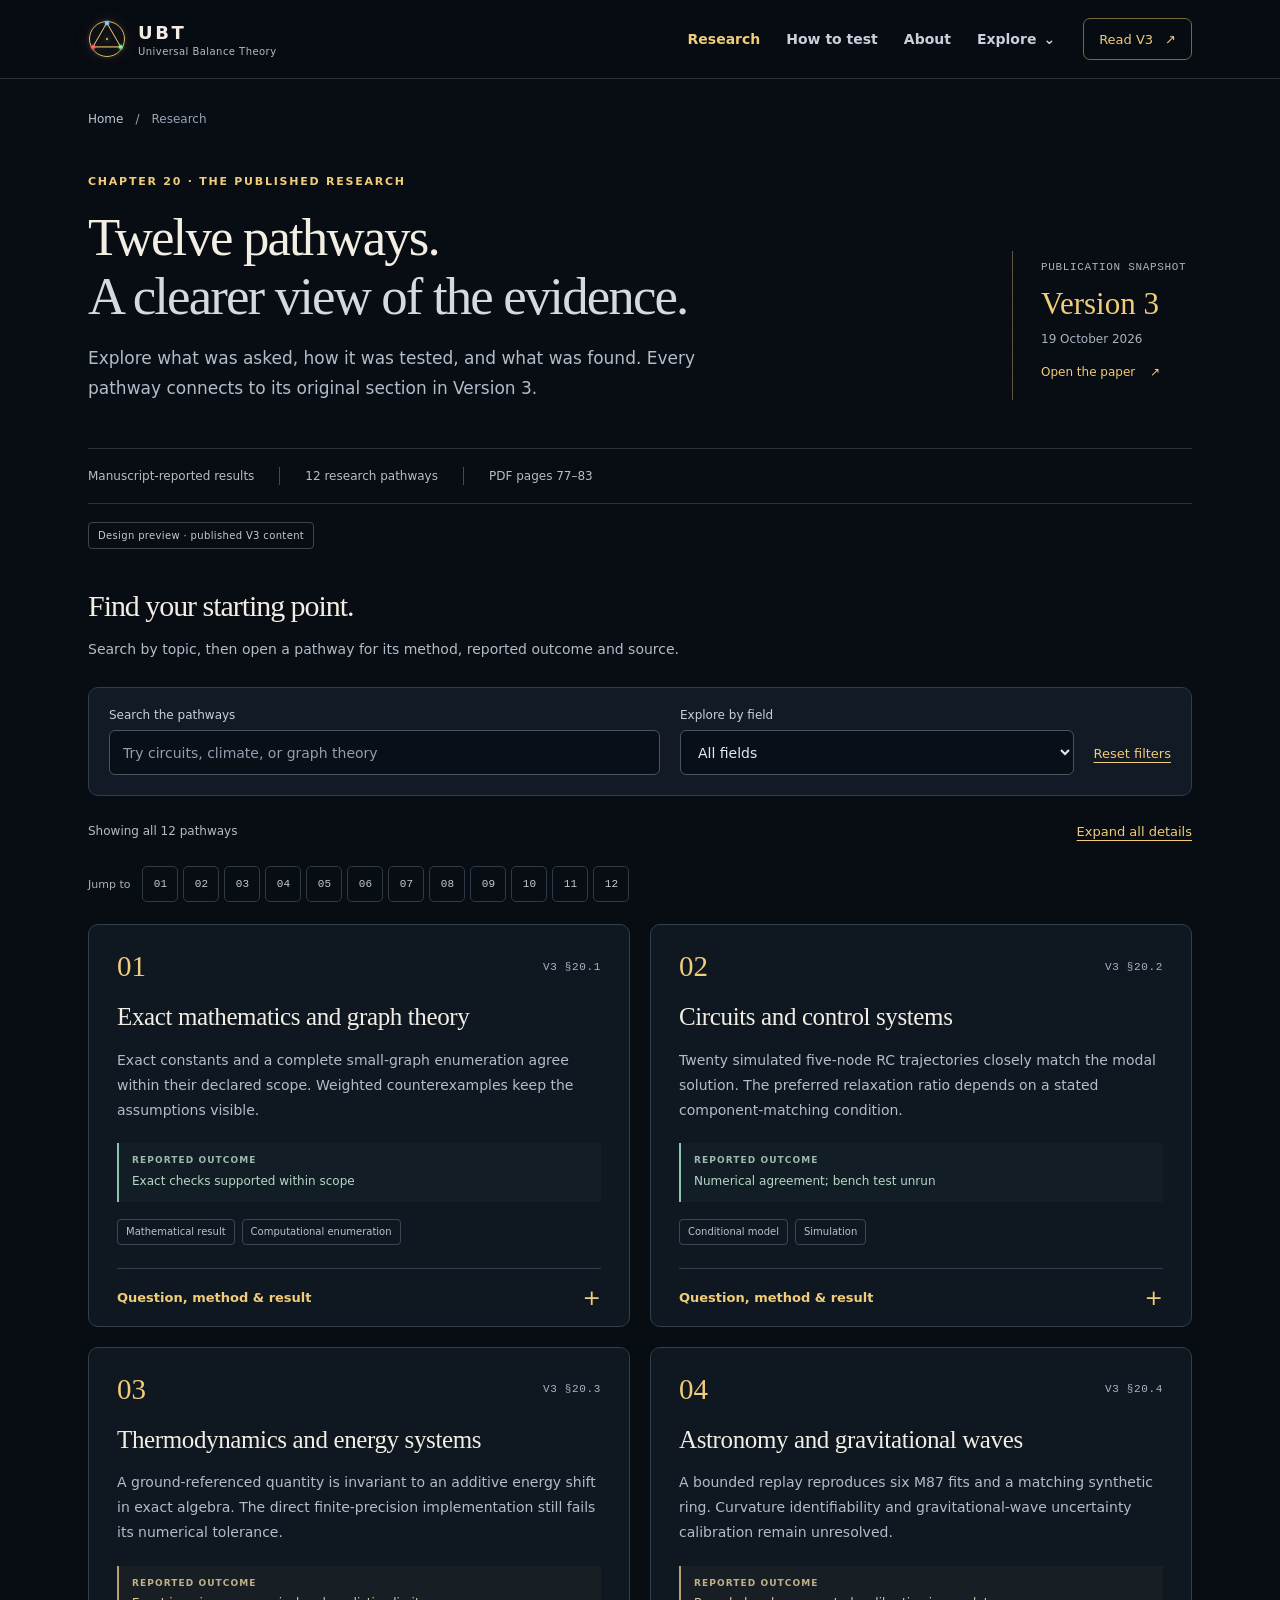
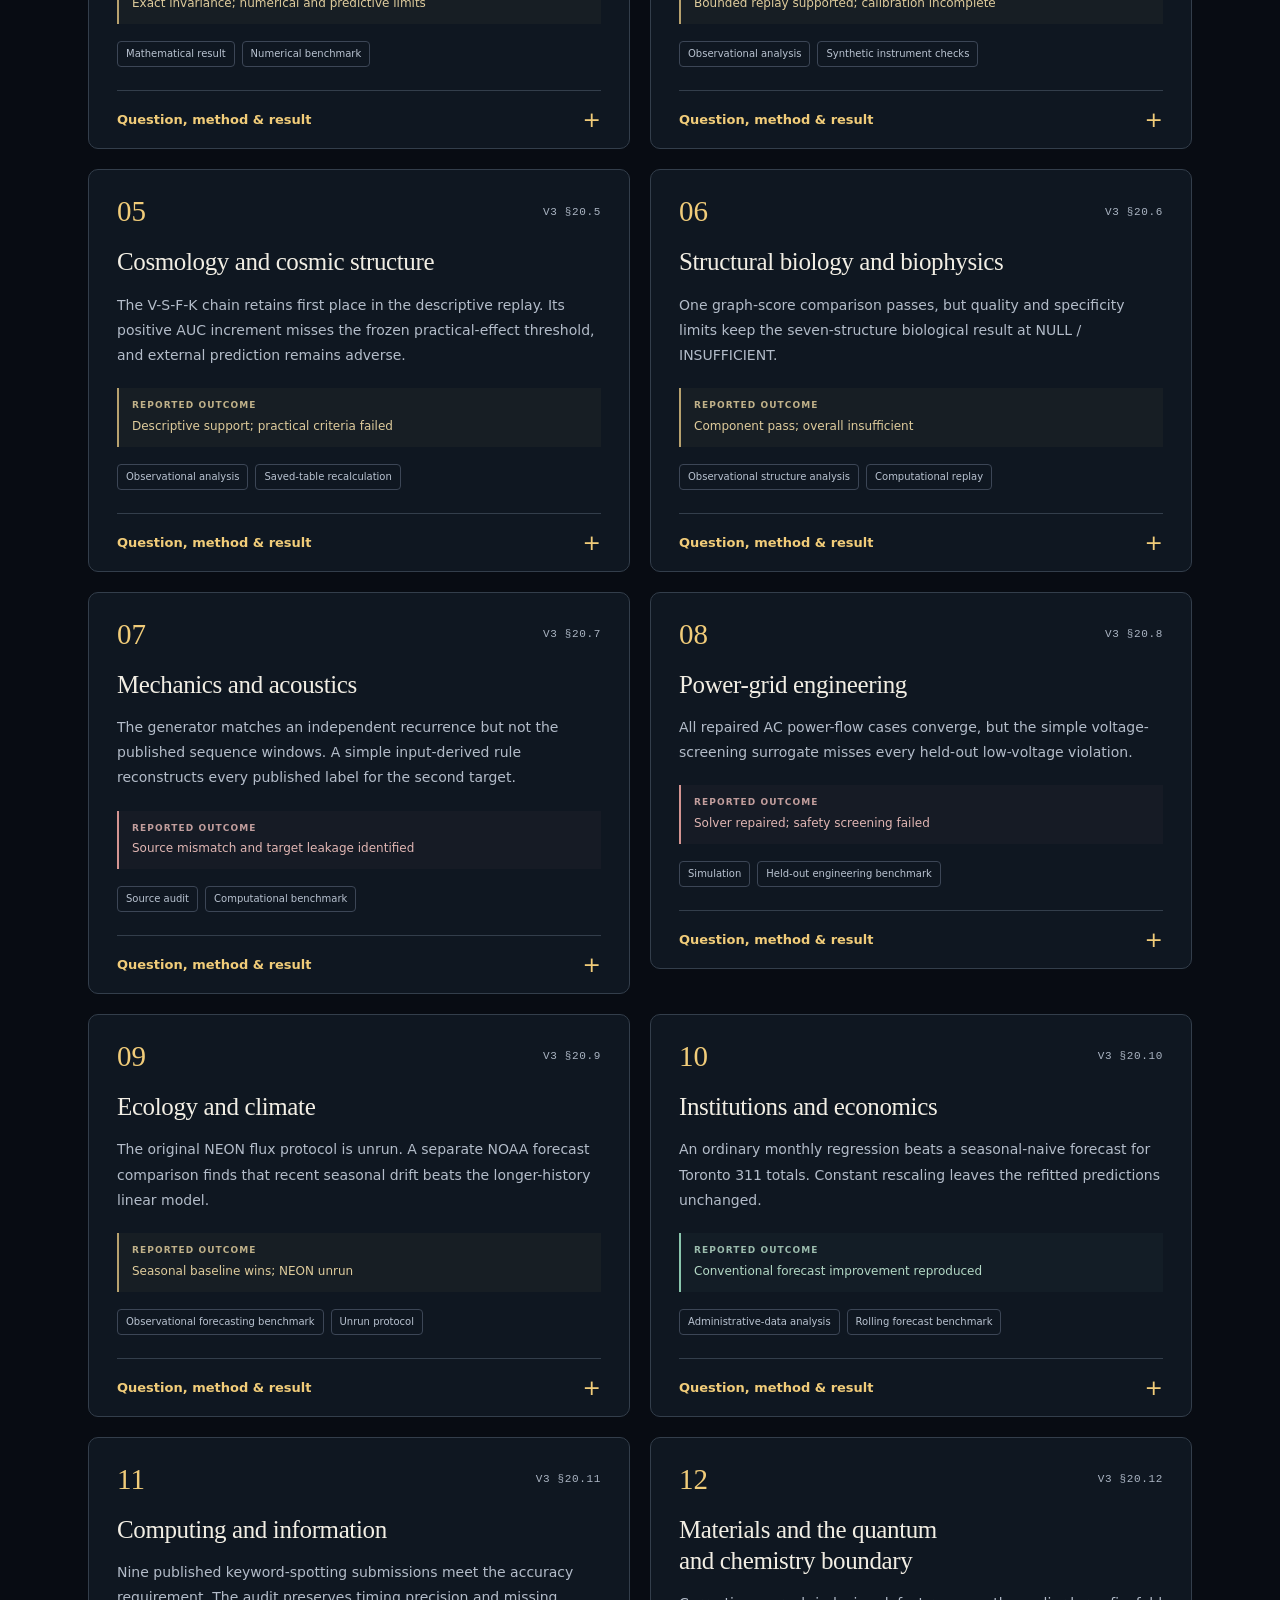
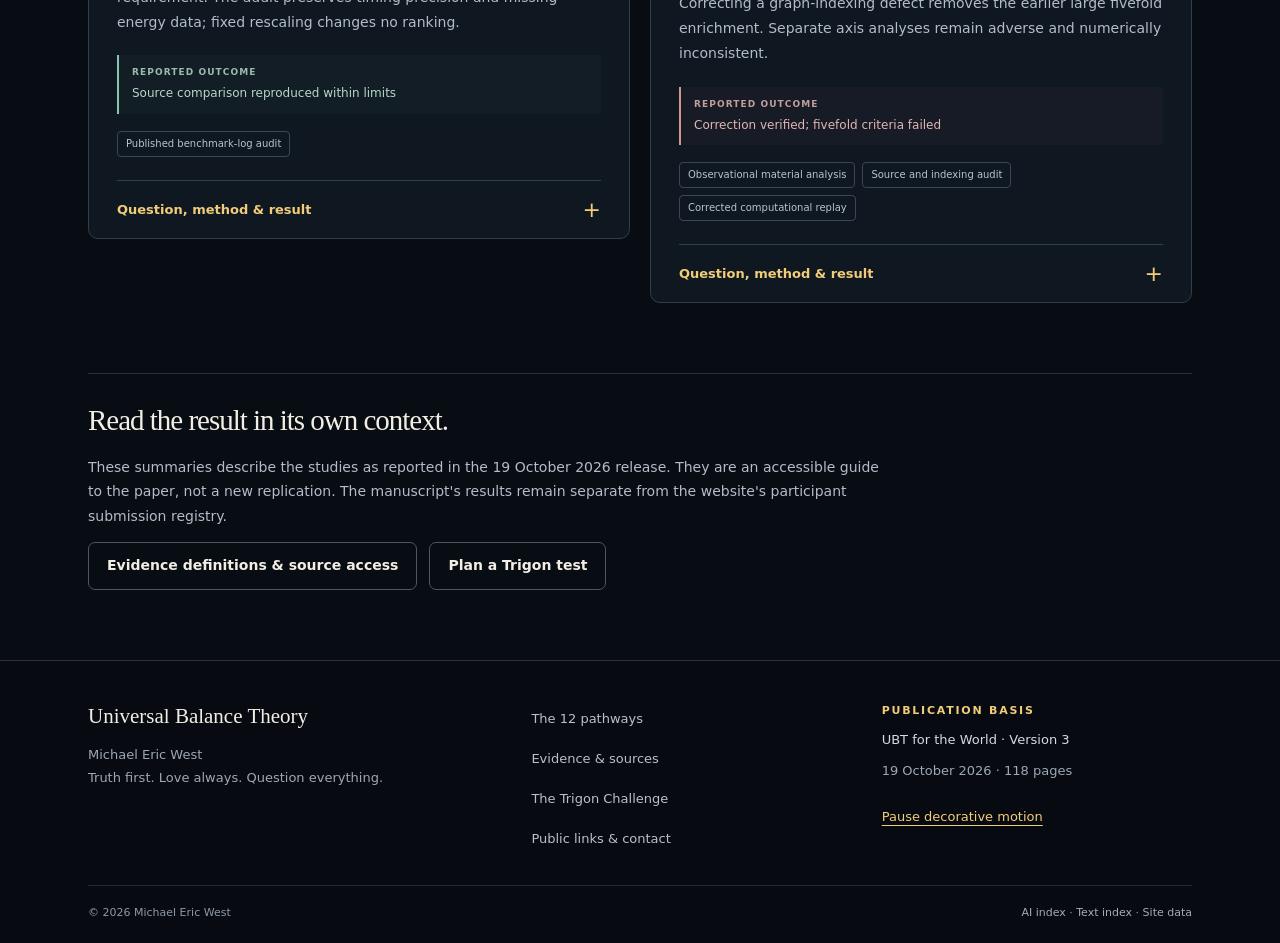
<file: research.html>
<!doctype html>
<html lang="en-CA"><head>
<meta charset="utf-8"><meta name="viewport" content="width=device-width,initial-scale=1">
<meta http-equiv="Content-Security-Policy" content="default-src 'self'; script-src 'self'; style-src 'self' 'unsafe-inline'; img-src 'self'; connect-src 'self'; object-src 'none'; base-uri 'none'; form-action 'none'">
<meta name="referrer" content="no-referrer"><meta name="author" content="Michael Eric West"><meta name="theme-color" content="#080c13">
<title>The 12 V3 Research Pathways | Universal Balance Theory</title><meta name="description" content="A source-linked guide to the twelve research pathways in Chapter 20 of UBT for the World Version 3: questions, methods, reported outcomes and limitations.">
<meta name="robots" content="index, follow, max-image-preview:large"><link rel="canonical" href="https://universalbalancetheory.ca/research.html">
<meta property="og:title" content="The 12 V3 Research Pathways"><meta property="og:description" content="A source-linked guide to the twelve research pathways in Chapter 20 of UBT for the World Version 3: questions, methods, reported outcomes and limitations."><meta property="og:type" content="website"><meta property="og:url" content="https://universalbalancetheory.ca/research.html"><meta property="og:image" content="https://universalbalancetheory.ca/assets/v3-cover-art.jpeg"><meta property="og:image:alt" content="The published UBT for the World Version 3 cover artwork">
<link rel="icon" type="image/svg+xml" href="assets/favicon.svg"><link rel="stylesheet" href="styles.css?v=20261103-v3-reader"><link rel="stylesheet" href="usability.css?v=20261103-v3-reader"><link rel="stylesheet" href="reader.css?v=20261103-v3-reader">
</head><body class="reader-page research-reader"><a class="skip-link" href="#main-content">Skip to content</a><header class="site-header"><div class="site-header-inner">
<a class="site-brand" href="index.html" aria-label="Universal Balance Theory home"><span class="live-mark" aria-hidden="true"><span class="live-sphere"></span><svg class="live-triad" viewBox="0 0 100 100" focusable="false"><path class="outline" d="M50 8.3064516 L86.1076721 70.8467742 L13.8923279 70.8467742 Z"></path><circle class="tip-blue" cx="50" cy="8.3064516" r="4.9274194"></circle><circle class="tip-green" cx="86.1076721" cy="70.8467742" r="4.9274194"></circle><circle class="tip-red" cx="13.8923279" cy="70.8467742" r="4.9274194"></circle></svg></span><span><strong>UBT</strong><small>Universal Balance Theory</small></span></a>
<nav class="desktop-nav" aria-label="Primary" data-global-nav><a href="research.html" aria-current="page">Research</a><a href="trigon-challenge.html">How to test</a><a href="michael.html">About</a><details class="nav-disclosure"><summary>Explore <span aria-hidden="true">⌄</span></summary><div class="nav-popover"><a href="evidence.html">Evidence &amp; sources</a><a href="luna.html">Luna · Story &amp; origin</a><a href="aria.html">Aria · Methods &amp; evidence</a><a href="shadow.html">Shadow · Critical review</a><a href="links.html">Writing &amp; public links</a></div></details></nav>
<a class="paper-link" href="https://zenodo.org/records/23473479">Read V3 <span aria-hidden="true">↗</span></a>
<details class="mobile-navigation"><summary>Menu <span aria-hidden="true">☰</span></summary><nav aria-label="Mobile navigation"><a href="index.html">Home</a><a href="research.html" aria-current="page">Research</a><a href="trigon-challenge.html">How to test</a><a href="michael.html">About</a><a href="evidence.html">Evidence &amp; sources</a><a href="luna.html">Luna · Story &amp; origin</a><a href="aria.html">Aria · Methods &amp; evidence</a><a href="shadow.html">Shadow · Critical review</a><a href="links.html">Writing &amp; public links</a></nav></details>
</div></header>
<main id="main-content"><section class="reader-page-heading reader-wrap"><p class="breadcrumb"><a href="index.html">Home</a><span aria-hidden="true">/</span> Research</p><div class="heading-row"><div><p class="eyebrow">Chapter 20 · The published research</p><h1>Twelve pathways.<br><span>A clearer view of the evidence.</span></h1><p class="page-lead">Explore what was asked, how it was tested, and what was found. Every pathway connects to its original section in Version 3.</p></div><div class="publication-card"><span class="mono">PUBLICATION SNAPSHOT</span><strong>Version 3</strong><span>19 October 2026</span><a href="https://zenodo.org/records/23473479">Open the paper <span aria-hidden="true">↗</span></a></div></div><div class="source-strip"><span>Manuscript-reported results</span><span>12 research pathways</span><span>PDF pages 77–83</span></div><span class="draft-label">Design preview · published V3 content</span></section>
<section class="reader-wrap research-browser" aria-labelledby="pathways-title"><div class="research-introduction"><h2 id="pathways-title">Find your starting point.</h2><p>Search by topic, then open a pathway for its method, reported outcome and source.</p></div><div class="research-controls" hidden><div class="search-field"><label for="pathway-search">Search the pathways</label><input id="pathway-search" type="search" placeholder="Try circuits, climate, or graph theory" autocomplete="off"></div><div class="field-filter"><label for="field-filter">Explore by field</label><select id="field-filter"><option value="all">All fields</option><option value="math-engineering">Mathematics &amp; engineering</option><option value="space-materials">Space &amp; materials</option><option value="life-environment">Life &amp; environment</option><option value="society-computing">Society &amp; computing</option></select></div><button type="button" id="clear-pathway-filters" class="text-control">Reset filters</button></div><div class="research-results-line"><p id="pathway-count" role="status" aria-live="polite">Showing all 12 pathways</p><button type="button" id="expand-pathways" class="text-control" hidden>Expand all details</button></div><nav class="pathway-jump" aria-label="Jump to a pathway"><span>Jump to</span><a href="#pathway-01" title="Exact mathematics and graph theory">01</a><a href="#pathway-02" title="Circuits and control systems">02</a><a href="#pathway-03" title="Thermodynamics and energy systems">03</a><a href="#pathway-04" title="Astronomy and gravitational waves">04</a><a href="#pathway-05" title="Cosmology and cosmic structure">05</a><a href="#pathway-06" title="Structural biology and biophysics">06</a><a href="#pathway-07" title="Mechanics and acoustics">07</a><a href="#pathway-08" title="Power-grid engineering">08</a><a href="#pathway-09" title="Ecology and climate">09</a><a href="#pathway-10" title="Institutions and economics">10</a><a href="#pathway-11" title="Computing and information">11</a><a href="#pathway-12" title="Materials and the quantum and chemistry boundary">12</a></nav><div class="pathway-grid"><article class="pathway-card" id="pathway-01" data-field="math-engineering" aria-labelledby="title-1"><div class="pathway-top"><span class="pathway-number">01</span><span class="mono">V3 §20.1</span></div><h2 id="title-1">Exact mathematics and graph theory</h2><p class="pathway-summary">Exact constants and a complete small-graph enumeration agree within their declared scope. Weighted counterexamples keep the assumptions visible.</p><p class="result-label supported"><span class="label-prefix">Reported outcome</span>Exact checks supported within scope</p><div class="evidence-tags"><span class="evidence-tag">Mathematical result</span><span class="evidence-tag">Computational enumeration</span></div><details class="pathway-detail"><summary><span>Question, method &amp; result</span><span class="detail-plus" aria-hidden="true">+</span></summary><div class="pathway-expanded"><div><h3>The question</h3><p>Which graph patterns retain the specified spectral relationship when the graph class and normalization are fixed?</p><h3>How it was tested</h3><p>The archived run checked the exact constant certificate and independently enumerated all labelled simple graphs on two through six vertices. It also tested a weighted three-vertex path as a counterexample.</p><h3>What the paper reports</h3><ul><li>The certificate verified 80 decimal places of the published constant and checked 100 continued-fraction convergents.</li><li>Of 33,866 labelled simple graphs, 27,475 were connected. Exactly 12 matched the specified normalized first positive eigenvalue; these are the 12 labellings of the five-cycle C5.</li><li>72 graphs contained the constant somewhere in the trace-normalized spectrum, while only 12 had it as the gap. The stronger all-size inverse theorem and its assumptions are discussed separately in Chapter 18.</li></ul></div><div><h3>Scope &amp; limitations</h3><ul><li>A finite enumeration establishes a finite search result; the all-size claim relies on its mathematical proof.</li><li>Arbitrary real-weighted graphs admit a different graph with the same scalar, so the unweighted assumption matters.</li><li>These mathematical results do not themselves identify a physical selection mechanism.</li></ul><div class="takeaway"><h3>What this teaches</h3><p>A precise mathematical result is strongest when its assumptions and counterexamples travel with it.</p></div><h3>The paper's next step</h3><p>State the graph class, allowed weights, normalization and equality conditions. Reproduce the C5 calculation and weighted counterexample, then test a declared stability bound on held-out perturbations.</p></div></div><div class="pathway-source"><a href="https://zenodo.org/api/records/23473479/files/UBT%20for%20the%20World%20v3.pdf/content#page=77">Read §20.1 · PDF page 77 <span aria-hidden="true">↗</span></a><a href="#pathway-01" class="section-permalink" aria-label="Link to pathway 1: Mathematics &amp; graphs">Link to this pathway</a></div></details></article><article class="pathway-card" id="pathway-02" data-field="math-engineering" aria-labelledby="title-2"><div class="pathway-top"><span class="pathway-number">02</span><span class="mono">V3 §20.2</span></div><h2 id="title-2">Circuits and control systems</h2><p class="pathway-summary">Twenty simulated five-node RC trajectories closely match the modal solution. The preferred relaxation ratio depends on a stated component-matching condition.</p><p class="result-label supported"><span class="label-prefix">Reported outcome</span>Numerical agreement; bench test unrun</p><div class="evidence-tags"><span class="evidence-tag">Conditional model</span><span class="evidence-tag">Simulation</span></div><details class="pathway-detail"><summary><span>Question, method &amp; result</span><span class="detail-plus" aria-hidden="true">+</span></summary><div class="pathway-expanded"><div><h3>The question</h3><p>How closely does a five-node circuit simulation match its analytic modes, and which response relationships survive a change in component settings?</p><h3>How it was tested</h3><p>An independent fourth-order Runge–Kutta integration was compared with the modal solution for 20 five-node RC trajectories, using the recorded capacitance and conductances.</p><h3>What the paper reports</h3><ul><li>The maximum voltage disagreement was about 5.90 × 10⁻¹³ V.</li><li>The ratio giving the published scale factor appears with the imposed conductance match G₀ = 10G₁ and disappears when that match is changed.</li><li>The paper separately proposes a calibrated five-port response experiment, with frequency holdouts and distance-two connections as a negative control.</li></ul></div><div><h3>Scope &amp; limitations</h3><ul><li>This is a reproducible realization within ordinary circuit theory.</li><li>It is not a live bench measurement or an advantage over ordinary component-level predictions.</li><li>The relaxation matching condition and the five-port structural identity are different results. The latter does not require that same match.</li></ul><div class="takeaway"><h3>What this teaches</h3><p>A circuit can test a sharply defined model while revealing exactly which component choices produce its behavior.</p></div><h3>The paper's next step</h3><p>Measure the five-port response with frozen port order, frequency bands and calibration. Check reciprocity, leakage, isotropy, conditioning and uncertainty before evaluating the structural prediction.</p></div></div><div class="pathway-source"><a href="https://zenodo.org/api/records/23473479/files/UBT%20for%20the%20World%20v3.pdf/content#page=77">Read §20.2 · PDF pages 77–78 <span aria-hidden="true">↗</span></a><a href="#pathway-02" class="section-permalink" aria-label="Link to pathway 2: Circuits &amp; control">Link to this pathway</a></div></details></article><article class="pathway-card" id="pathway-03" data-field="math-engineering" aria-labelledby="title-3"><div class="pathway-top"><span class="pathway-number">03</span><span class="mono">V3 §20.3</span></div><h2 id="title-3">Thermodynamics and energy systems</h2><p class="pathway-summary">A ground-referenced quantity is invariant to an additive energy shift in exact algebra. The direct finite-precision implementation still fails its numerical tolerance.</p><p class="result-label mixed"><span class="label-prefix">Reported outcome</span>Exact invariance; numerical and predictive limits</p><div class="evidence-tags"><span class="evidence-tag">Mathematical result</span><span class="evidence-tag">Numerical benchmark</span></div><details class="pathway-detail"><summary><span>Question, method &amp; result</span><span class="detail-plus" aria-hidden="true">+</span></summary><div class="pathway-expanded"><div><h3>The question</h3><p>Can an energy-based diagnostic retain the same physical meaning when the arbitrary energy zero changes?</p><h3>How it was tested</h3><p>The complete three-level benchmark was rerun on 4,001 temperatures with frozen energy shifts and compared with high-precision arithmetic.</p><h3>What the paper reports</h3><ul><li>The ground-referenced construction cancels an additive energy shift exactly in algebra.</li><li>Its direct binary64 implementation has maximum residual about 6.77285 × 10⁻⁷, exceeding the stated 10⁻¹¹ tolerance.</li><li>The reference-temperature residual has a larger maximum error, about 0.0268536. The predictive comparison remains adverse.</li></ul></div><div><h3>Scope &amp; limitations</h3><ul><li>Exact invariance and numerical stability are separate properties.</li><li>Low temperatures and extreme offsets expose cancellation error.</li><li>A numerical repair would still need its own predictive comparison.</li></ul><div class="takeaway"><h3>What this teaches</h3><p>Correct algebra earns credit even when a particular implementation or predictive use fails.</p></div><h3>The paper's next step</h3><p>Derive a stable implementation, freeze offsets and temperature range, and test unseen cases against a high-precision oracle before making a predictive interpretation.</p></div></div><div class="pathway-source"><a href="https://zenodo.org/api/records/23473479/files/UBT%20for%20the%20World%20v3.pdf/content#page=78">Read §20.3 · PDF page 78 <span aria-hidden="true">↗</span></a><a href="#pathway-03" class="section-permalink" aria-label="Link to pathway 3: Thermodynamics &amp; energy">Link to this pathway</a></div></details></article><article class="pathway-card" id="pathway-04" data-field="space-materials" aria-labelledby="title-4"><div class="pathway-top"><span class="pathway-number">04</span><span class="mono">V3 §20.4</span></div><h2 id="title-4">Astronomy and gravitational waves</h2><p class="pathway-summary">A bounded replay reproduces six M87 fits and a matching synthetic ring. Curvature identifiability and gravitational-wave uncertainty calibration remain unresolved.</p><p class="result-label partial"><span class="label-prefix">Reported outcome</span>Bounded replay supported; calibration incomplete</p><div class="evidence-tags"><span class="evidence-tag">Observational analysis</span><span class="evidence-tag">Synthetic instrument checks</span></div><details class="pathway-detail"><summary><span>Question, method &amp; result</span><span class="detail-plus" aria-hidden="true">+</span></summary><div class="pathway-expanded"><div><h3>The question</h3><p>What can a limited astronomical signal actually distinguish, and how reliable are the resulting fitted estimates?</p><h3>How it was tested</h3><p>One preserved official M87 visibility product was reparsed with a declared short-baseline cut. Six same-file fits and synthetic positive and wrong-model controls were reproduced. The pathway also retains the separate historical GW250114 injection study.</p><h3>What the paper reports</h3><ul><li>The M87 file had 6,458 rows: 5,865 retained, 593 excluded, and no invalid rows. Six fits reproduce the historical results for that file.</li><li>A matching model recovers a noiseless 40 μas ring, while a Gaussian control leaves about 0.119 Jy RMS residual.</li><li>The full historical M87 harness recovered 191 of 192 correct-model noiseless cases and remains PARTIAL.</li><li>The GW250114 study included 48 injections in six design groups sharing eight noise contexts. Nominal 95% frequency support covered truth in only 4 of 8 SNR-20 trials at the +5 ms start.</li></ul></div><div><h3>Scope &amp; limitations</h3><ul><li>The one-product replay does not reproduce the full historical 64-file roster.</li><li>The amplitude-model checks do not identify spacetime curvature change.</li><li>The successful small replay does not clear the full-harness failures; the historical GW coverage failure was not reevaluated in this replay.</li></ul><div class="takeaway"><h3>What this teaches</h3><p>A trustworthy instrument must show both what it can recover and what its measurements cannot distinguish.</p></div><h3>The paper's next step</h3><p>For M87, establish an identifiable measurement-to-curvature relation or retain the morphology claim. For gravitational waves, freeze a larger injection and noise roster and repair uncertainty calibration.</p></div></div><div class="pathway-source"><a href="https://zenodo.org/api/records/23473479/files/UBT%20for%20the%20World%20v3.pdf/content#page=78">Read §20.4 · PDF pages 78–79 <span aria-hidden="true">↗</span></a><a href="#pathway-04" class="section-permalink" aria-label="Link to pathway 4: Astronomy &amp; gravitational waves">Link to this pathway</a></div></details></article><article class="pathway-card" id="pathway-05" data-field="space-materials" aria-labelledby="title-5"><div class="pathway-top"><span class="pathway-number">05</span><span class="mono">V3 §20.5</span></div><h2 id="title-5">Cosmology and cosmic structure</h2><p class="pathway-summary">The V-S-F-K chain retains first place in the descriptive replay. Its positive AUC increment misses the frozen practical-effect threshold, and external prediction remains adverse.</p><p class="result-label mixed"><span class="label-prefix">Reported outcome</span>Descriptive support; practical criteria failed</p><div class="evidence-tags"><span class="evidence-tag">Observational analysis</span><span class="evidence-tag">Saved-table recalculation</span></div><details class="pathway-detail"><summary><span>Question, method &amp; result</span><span class="detail-plus" aria-hidden="true">+</span></summary><div class="pathway-expanded"><div><h3>The question</h3><p>Does a descriptive pattern in the cosmic web provide useful predictive information beyond catalogue construction and conventional comparators?</p><h3>How it was tested</h3><p>The hash-matched ASTRA-DESI v0.12 probability archive was replayed for 12 chains across 15 strata. An explicit path-sum implementation checked the ordering. Saved practical-effect and transfer tables were recalculated.</p><h3>What the paper reports</h3><ul><li>Of 603,914 rows, 602,273 were valid and 1,641 zero-sum rows were excluded; no duplicate region/tracer/TARGETID keys were found.</li><li>V-S-F-K again ranks first with ratio 1.95778284223, and the independent path-sum implementation agrees exactly.</li><li>The AUC gain is +0.0005423793 against a required +0.005. Signs are positive in all eight transfers, but the useful-effect gate fails.</li><li>Weighted external log-SFR changes are ΔMAE ≈ −9.57623 × 10⁻⁶ and ΔR² ≈ −2.28433 × 10⁻⁵, with beneficial signs in one of four transfers.</li></ul></div><div><h3>Scope &amp; limitations</h3><ul><li>The predictive models were not retrained during this replay.</li><li>In the recovered code, ΔMAE means baseline error minus augmented-model error; a negative value is worse.</li><li>The revealed archive is development data for a future test, not a fresh blind dataset.</li></ul><div class="takeaway"><h3>What this teaches</h3><p>Keep a reproducible descriptive success beside its failed stronger test, so readers can see exactly what survived.</p></div><h3>The paper's next step</h3><p>Pin features, construction variables and training settings for a complete predictive replay. A new release should reserve whole regions or releases and declare a useful effect size before inspecting outcomes.</p></div></div><div class="pathway-source"><a href="https://zenodo.org/api/records/23473479/files/UBT%20for%20the%20World%20v3.pdf/content#page=79">Read §20.5 · PDF page 79 <span aria-hidden="true">↗</span></a><a href="#pathway-05" class="section-permalink" aria-label="Link to pathway 5: Cosmology &amp; cosmic structure">Link to this pathway</a></div></details></article><article class="pathway-card" id="pathway-06" data-field="life-environment" aria-labelledby="title-6"><div class="pathway-top"><span class="pathway-number">06</span><span class="mono">V3 §20.6</span></div><h2 id="title-6">Structural biology and biophysics</h2><p class="pathway-summary">One graph-score comparison passes, but quality and specificity limits keep the seven-structure biological result at NULL / INSUFFICIENT.</p><p class="result-label mixed"><span class="label-prefix">Reported outcome</span>Component pass; overall insufficient</p><div class="evidence-tags"><span class="evidence-tag">Observational structure analysis</span><span class="evidence-tag">Computational replay</span></div><details class="pathway-detail"><summary><span>Question, method &amp; result</span><span class="detail-plus" aria-hidden="true">+</span></summary><div class="pathway-expanded"><div><h3>The question</h3><p>Can a reproducible structural graph result be linked to a separately measured biological function?</p><h3>How it was tested</h3><p>All seven PRX structure files were reacquired from RCSB and matched their historical hashes. The original extraction, quality-control and scoring workflows were rerun.</p><h3>What the paper reports</h3><ul><li>Four entries could be scored, two failed the original quality gates, and one had too few dimers.</li><li>The P2 graph-score margin of 0.054043709289 exceeds its frozen threshold of 0.027431633896.</li><li>P1 topology/quality control fails and P3 specificity cannot be evaluated, so the overall outcome remains NULL / INSUFFICIENT.</li><li>The four valid gap values reproduce exactly; tiny eigenvalue differences are within 5.56 × 10⁻¹⁷.</li></ul></div><div><h3>Scope &amp; limitations</h3><ul><li>The passing component is not the overall result.</li><li>Uniform scaling of graph weights preserves the normalized spectrum and does not create an independent biological signal.</li><li>Homologous structures and repeated graph nodes must not be counted as automatically independent evidence.</li></ul><div class="takeaway"><h3>What this teaches</h3><p>A mixed result deserves a complete denominator: the passed comparison, failed controls, exclusions and unavailable check all matter.</p></div><h3>The paper's next step</h3><p>Choose an observable beyond graph construction, freeze extraction and quality rules, compare with an ordinary biological model, and reserve entire proteins or batches.</p></div></div><div class="pathway-source"><a href="https://zenodo.org/api/records/23473479/files/UBT%20for%20the%20World%20v3.pdf/content#page=80">Read §20.6 · PDF page 80 <span aria-hidden="true">↗</span></a><a href="#pathway-06" class="section-permalink" aria-label="Link to pathway 6: Structural biology &amp; biophysics">Link to this pathway</a></div></details></article><article class="pathway-card" id="pathway-07" data-field="math-engineering" aria-labelledby="title-7"><div class="pathway-top"><span class="pathway-number">07</span><span class="mono">V3 §20.7</span></div><h2 id="title-7">Mechanics and acoustics</h2><p class="pathway-summary">The generator matches an independent recurrence but not the published sequence windows. A simple input-derived rule reconstructs every published label for the second target.</p><p class="result-label adverse"><span class="label-prefix">Reported outcome</span>Source mismatch and target leakage identified</p><div class="evidence-tags"><span class="evidence-tag">Source audit</span><span class="evidence-tag">Computational benchmark</span></div><details class="pathway-detail"><summary><span>Question, method &amp; result</span><span class="detail-plus" aria-hidden="true">+</span></summary><div class="pathway-expanded"><div><h3>The question</h3><p>Are the archived motion data, generating equation and prediction target consistent with the physical question?</p><h3>How it was tested</h3><p>The variable-length pendulum archive was downloaded and its publisher checksum verified. The saved generator was compared with an independent recurrence and the archived windows; target labels were tested directly against supplied inputs.</p><h3>What the paper reports</h3><ul><li>The configured generator does not reproduce the archived windows: maximum feature discrepancies are 13.3393 and 11.6109 in the two segments. The frozen result is SOURCE MISMATCH.</li><li>The final length entry is zero. The generator also omits a term required by the standard prescribed-length equation unless an additional tangential force is supplied.</li><li>The sign of the last supplied angle-times-angular-velocity reconstructs all 382 published second-target labels, versus saved RNN accuracies of about 90.576% and 75.916%.</li><li>A 31-position shift control drops to about 67.539% in each segment, checking alignment without creating an independent physical target.</li></ul></div><div><h3>Scope &amp; limitations</h3><ul><li>These are source and model limitations, not measured physical failures of UBT.</li><li>A target already encoded in the inputs cannot demonstrate new predictive information.</li><li>Acoustic transfer remains a separate future test.</li></ul><div class="takeaway"><h3>What this teaches</h3><p>Before optimizing a model, make sure its data and target measure the question you meant to ask.</p></div><h3>The paper's next step</h3><p>Resolve generator provenance, derive the intended dynamics and use positive lengths throughout. Predict a genuinely future quantity and hold out complete trajectories and length bands.</p></div></div><div class="pathway-source"><a href="https://zenodo.org/api/records/23473479/files/UBT%20for%20the%20World%20v3.pdf/content#page=80">Read §20.7 · PDF pages 80–81 <span aria-hidden="true">↗</span></a><a href="#pathway-07" class="section-permalink" aria-label="Link to pathway 7: Mechanics &amp; acoustics">Link to this pathway</a></div></details></article><article class="pathway-card" id="pathway-08" data-field="math-engineering" aria-labelledby="title-8"><div class="pathway-top"><span class="pathway-number">08</span><span class="mono">V3 §20.8</span></div><h2 id="title-8">Power-grid engineering</h2><p class="pathway-summary">All repaired AC power-flow cases converge, but the simple voltage-screening surrogate misses every held-out low-voltage violation.</p><p class="result-label adverse"><span class="label-prefix">Reported outcome</span>Solver repaired; safety screening failed</p><div class="evidence-tags"><span class="evidence-tag">Simulation</span><span class="evidence-tag">Held-out engineering benchmark</span></div><details class="pathway-detail"><summary><span>Question, method &amp; result</span><span class="detail-plus" aria-hidden="true">+</span></summary><div class="pathway-expanded"><div><h3>The question</h3><p>Can a simple screening model recognize voltage violations across increased loads and a different network?</p><h3>How it was tested</h3><p>Two SimBench rural low-voltage networks were solved at 41 load factors each. A quadratic minimum-voltage surrogate trained on 21 low-load cases was evaluated on 61 higher-load or different-network cases.</p><h3>What the paper reports</h3><ul><li>All 82 repaired AC power-flow cases converge after the disclosed solver-initialization change, which preserves the transformer phase shift.</li><li>The surrogate has MAE 0.0275626 per unit, misses all 13 lower-voltage violations, and raises no false alarms.</li><li>No test case exceeds the 1.05 upper bound, so upper-bound detection sensitivity cannot be assessed.</li><li>Refitting after a constant feature rescaling changes predictions by less than 10⁻¹⁵ per unit.</li></ul></div><div><h3>Scope &amp; limitations</h3><ul><li>The original failed batch did not retain individual case logs; per-case attempts cover the repaired run.</li><li>Zero false alarms cannot compensate for missing every observed hazard.</li><li>A simulation benchmark is not a qualified operating-grid system.</li></ul><div class="takeaway"><h3>What this teaches</h3><p>Engineering usefulness depends on the decisions a score gets right, especially the hazards it misses.</p></div><h3>The paper's next step</h3><p>Use independently available network inputs, compare with conventional AC power flow, calibrate screening on training data and reserve entire topology families and time profiles.</p></div></div><div class="pathway-source"><a href="https://zenodo.org/api/records/23473479/files/UBT%20for%20the%20World%20v3.pdf/content#page=81">Read §20.8 · PDF page 81 <span aria-hidden="true">↗</span></a><a href="#pathway-08" class="section-permalink" aria-label="Link to pathway 8: Power-grid engineering">Link to this pathway</a></div></details></article><article class="pathway-card" id="pathway-09" data-field="life-environment" aria-labelledby="title-9"><div class="pathway-top"><span class="pathway-number">09</span><span class="mono">V3 §20.9</span></div><h2 id="title-9">Ecology and climate</h2><p class="pathway-summary">The original NEON flux protocol is unrun. A separate NOAA forecast comparison finds that recent seasonal drift beats the longer-history linear model.</p><p class="result-label mixed"><span class="label-prefix">Reported outcome</span>Seasonal baseline wins; NEON unrun</p><div class="evidence-tags"><span class="evidence-tag">Observational forecasting benchmark</span><span class="evidence-tag">Unrun protocol</span></div><details class="pathway-detail"><summary><span>Question, method &amp; result</span><span class="detail-plus" aria-hidden="true">+</span></summary><div class="pathway-expanded"><div><h3>The question</h3><p>Which baseline best predicts the next month in the selected environmental time series, and what does that say about the separate ecosystem-flux proposal?</p><h3>How it was tested</h3><p>A separately frozen benchmark used 552 monthly NOAA global marine-surface CO₂ observations from 1980–2025, with 432 initial training months and 120 successive held-out one-month forecasts.</p><h3>What the paper reports</h3><ul><li>Seasonal-drift MAE is 0.614167 ppm, compared with 2.59725 ppm for seasonal naive and 5.01401 ppm for the expanding-window trend with month indicators.</li><li>Refitting a constant-scaled time feature changes predictions by only 1.756 × 10⁻⁹ ppm.</li><li>The month-indicator rotation control does not worsen aggregate MAE in the misspecified model and gives no positive seasonal-efficacy result.</li><li>The separate NEON ecosystem-flux protocol remains unrun after its documented endpoint returned HTTP 403.</li></ul></div><div><h3>Scope &amp; limitations</h3><ul><li>Later fits can use earlier evaluation months; this was not a ten-year forecast issued in 2015.</li><li>The analysis used a revised data product and is retrospective, rather than a real-time historical-vintage test.</li><li>Atmospheric concentration and ecosystem exchange are different targets.</li></ul><div class="takeaway"><h3>What this teaches</h3><p>A simple, well-matched baseline can be more useful than a complicated model, and one environmental dataset cannot substitute for another.</p></div><h3>The paper's next step</h3><p>Complete the separate NEON protocol when files and quality flags are available. Define observed targets apart from gap-filled estimates and reserve whole years and sites.</p></div></div><div class="pathway-source"><a href="https://zenodo.org/api/records/23473479/files/UBT%20for%20the%20World%20v3.pdf/content#page=81">Read §20.9 · PDF pages 81–82 <span aria-hidden="true">↗</span></a><a href="#pathway-09" class="section-permalink" aria-label="Link to pathway 9: Ecology &amp; climate">Link to this pathway</a></div></details></article><article class="pathway-card" id="pathway-10" data-field="society-computing" aria-labelledby="title-10"><div class="pathway-top"><span class="pathway-number">10</span><span class="mono">V3 §20.10</span></div><h2 id="title-10">Institutions and economics</h2><p class="pathway-summary">An ordinary monthly regression beats a seasonal-naive forecast for Toronto 311 totals. Constant rescaling leaves the refitted predictions unchanged.</p><p class="result-label supported"><span class="label-prefix">Reported outcome</span>Conventional forecast improvement reproduced</p><div class="evidence-tags"><span class="evidence-tag">Administrative-data analysis</span><span class="evidence-tag">Rolling forecast benchmark</span></div><details class="pathway-detail"><summary><span>Question, method &amp; result</span><span class="detail-plus" aria-hidden="true">+</span></summary><div class="pathway-expanded"><div><h3>The question</h3><p>How well can ordinary forecasts anticipate monthly public-service request counts, and what can those counts legitimately tell us?</p><h3>How it was tested</h3><p>Five official Toronto 311 annual files were parsed into 60 monthly totals. Starting with 36 training months, trend-plus-month regression and seasonal naive were compared over 24 successive monthly targets.</p><h3>What the paper reports</h3><ul><li>The files contain 2,118,429 rows from 2021–2025; all dates parse, and the 2025 source requires CP1252 decoding.</li><li>Ordinary regression gives MAE 5,161.54 requests versus 5,692.04 for seasonal naive, a descriptive improvement of about 9.32%.</li><li>Refitting with a constant-scaled trend changes predictions by about 1.106 × 10⁻⁹ requests. The reported improvement belongs to the ordinary forecasting comparison.</li></ul></div><div><h3>Scope &amp; limitations</h3><ul><li>Each one-month forecast is fitted only to earlier months, not frozen as a two-year forecast at the start.</li><li>Citywide totals cover only part of demand and do not resolve categories, duplicates, geography changes, closure dates or wellbeing.</li><li>Repeated rows are not independent experiments.</li></ul><div class="takeaway"><h3>What this teaches</h3><p>Useful public-service forecasting is a concrete result; claims about welfare or resource outcomes require those outcomes to be measured.</p></div><h3>The paper's next step</h3><p>Choose a stable service category and geography, establish coverage and deduplication rules, compare with an appropriate count model and freeze a final period and useful error reduction.</p></div></div><div class="pathway-source"><a href="https://zenodo.org/api/records/23473479/files/UBT%20for%20the%20World%20v3.pdf/content#page=82">Read §20.10 · PDF page 82 <span aria-hidden="true">↗</span></a><a href="#pathway-10" class="section-permalink" aria-label="Link to pathway 10: Institutions &amp; economics">Link to this pathway</a></div></details></article><article class="pathway-card" id="pathway-11" data-field="society-computing" aria-labelledby="title-11"><div class="pathway-top"><span class="pathway-number">11</span><span class="mono">V3 §20.11</span></div><h2 id="title-11">Computing and information</h2><p class="pathway-summary">Nine published keyword-spotting submissions meet the accuracy requirement. The audit preserves timing precision and missing energy data; fixed rescaling changes no ranking.</p><p class="result-label supported"><span class="label-prefix">Reported outcome</span>Source comparison reproduced within limits</p><div class="evidence-tags"><span class="evidence-tag">Published benchmark-log audit</span></div><details class="pathway-detail"><summary><span>Question, method &amp; result</span><span class="detail-plus" aria-hidden="true">+</span></summary><div class="pathway-expanded"><div><h3>The question</h3><p>Can published device results be compared fairly without changing metric definitions or filling in missing measurements?</p><h3>How it was tested</h3><p>The audit reanalyzed all nine paired Closed Division keyword-spotting submissions in the pinned MLPerf Tiny v1.3 repository, reading the paired accuracy and timing records.</p><h3>What the paper reports</h3><ul><li>All nine submissions satisfy the 90% accuracy threshold.</li><li>Inverse median throughput ranges from about 0.06495 to 48.30157 milliseconds per inference, with median about 4.3672.</li><li>Five submissions report energy and four remain missing. Two timing records are text-only and keep their published precision.</li><li>Multiplication by the positive published scale factor preserves every ranking.</li></ul></div><div><h3>Scope &amp; limitations</h3><ul><li>These are published device logs, not hardware executions performed for the book or an independent verification of vendor timing.</li><li>Reciprocal throughput is an average time-per-inference measure under the submitted procedure; it is not tail latency.</li><li>Configurations from one vendor are not independent scientific replications.</li></ul><div class="takeaway"><h3>What this teaches</h3><p>Fair comparison begins with honest metric names, complete quality gates and visible missing data.</p></div><h3>The paper's next step</h3><p>Pin workload, quality, hardware, software and measurement boundary. If physical performance is claimed, test the same devices under a frozen procedure and preserve uncertainty and missing values.</p></div></div><div class="pathway-source"><a href="https://zenodo.org/api/records/23473479/files/UBT%20for%20the%20World%20v3.pdf/content#page=82">Read §20.11 · PDF pages 82–83 <span aria-hidden="true">↗</span></a><a href="#pathway-11" class="section-permalink" aria-label="Link to pathway 11: Computing &amp; information">Link to this pathway</a></div></details></article><article class="pathway-card" id="pathway-12" data-field="space-materials" aria-labelledby="title-12"><div class="pathway-top"><span class="pathway-number">12</span><span class="mono">V3 §20.12</span></div><h2 id="title-12">Materials and the quantum and chemistry boundary</h2><p class="pathway-summary">Correcting a graph-indexing defect removes the earlier large fivefold enrichment. Separate axis analyses remain adverse and numerically inconsistent.</p><p class="result-label adverse"><span class="label-prefix">Reported outcome</span>Correction verified; fivefold criteria failed</p><div class="evidence-tags"><span class="evidence-tag">Observational material analysis</span><span class="evidence-tag">Source and indexing audit</span><span class="evidence-tag">Corrected computational replay</span></div><details class="pathway-detail"><summary><span>Question, method &amp; result</span><span class="detail-plus" aria-hidden="true">+</span></summary><div class="pathway-expanded"><div><h3>The question</h3><p>Does the proposed fivefold structure remain supported when reflection identities, graph indices and matched-null comparisons are checked?</p><h3>How it was tested</h3><p>The frozen 4,057-reflection IQC input and scorer were checked, axis results replayed, and an indexing defect repaired. An independent mapping check and all 1,999 primary matched-null rows were reproduced.</p><h3>What the paper reports</h3><ul><li>Archived twofold/threefold/fivefold axis counts are 17/13/21; the replay gives 12/10/20. Both axis analyses fail the fivefold gate, and the numerical discrepancy remains unresolved.</li><li>Correct mapping changes the primary 10% tail C3/C4/C5/C6 counts from 2,762/992/3,461/11,314 to 65/10/3/0.</li><li>The corrected primary C5 result is z = 0.96659 and p = 0.1975. At 5%, 10% and 20% tails, C5 counts are 0, 3 and 33 with p-values 1.0, 0.1975 and 0.698.</li><li>Primary and directional-robustness criteria fail. The former enrichment interpretation is retired as an indexing artifact, with historical outputs retained.</li></ul></div><div><h3>Scope &amp; limitations</h3><ul><li>The two adverse axis executions are not numerically reproduced; floating-point sensitivity is a possible cause with no established mechanism.</li><li>No new specimen or held-out material prediction is introduced, and the topology repair does not complete a revised full pipeline.</li><li>The exploratory C4 p-value of 0.019 is not a multiplicity-corrected discovery or fivefold support.</li><li>Chemical applications and new quantum measurements remain unrun; a separate synthetic quantum-clock example is not their validation.</li></ul><div class="takeaway"><h3>What this teaches</h3><p>Publishing a correction improves the reliability of the record, even when it removes an attractive earlier result.</p></div><h3>The paper's next step</h3><p>Preserve row identities through sorting and graph operations, test invariance to input order, recover direct publisher provenance for the mirrored input, and reserve a new specimen for a successor prediction.</p></div></div><div class="pathway-source"><a href="https://zenodo.org/api/records/23473479/files/UBT%20for%20the%20World%20v3.pdf/content#page=83">Read §20.12 · PDF page 83 <span aria-hidden="true">↗</span></a><a href="#pathway-12" class="section-permalink" aria-label="Link to pathway 12: Materials, quantum &amp; chemistry">Link to this pathway</a></div></details></article></div><div class="no-results" id="pathway-empty" hidden><h3>No pathways match those filters.</h3><p>Try a broader term, or reset the field selection.</p><button type="button" class="reader-button" id="reset-empty">Show all 12 pathways</button></div><noscript><p class="quiet-note">All twelve pathways are available below. Open any detail panel to read it. Search is available when JavaScript is enabled.</p></noscript></section>
<section class="reader-section"><div class="reader-wrap"><div class="source-notice"><h2>Read the result in its own context.</h2><p>These summaries describe the studies as reported in the 19 October 2026 release. They are an accessible guide to the paper, not a new replication. The manuscript's results remain separate from the website's participant submission registry.</p><div class="reader-actions"><a class="reader-button" href="evidence.html">Evidence definitions &amp; source access</a><a class="reader-button" href="trigon-challenge.html">Plan a Trigon test</a></div></div></div></section></main><footer class="reader-footer"><div class="reader-wrap"><div class="footer-grid"><div><a class="footer-brand" href="index.html">Universal Balance Theory</a><p>Michael Eric West<br>Truth first. Love always. Question everything.</p></div><nav aria-label="Footer"><a href="research.html">The 12 pathways</a><a href="evidence.html">Evidence &amp; sources</a><a href="trigon-challenge.html">The Trigon Challenge</a><a href="links.html">Public links &amp; contact</a></nav><div class="footer-release"><span class="eyebrow">Publication basis</span><a href="https://zenodo.org/records/23473479">UBT for the World · Version 3</a><p>19 October 2026 · 118 pages</p><button type="button" class="text-control" data-motion-toggle aria-pressed="false">Pause decorative motion</button></div></div><div class="footer-bottom"><span>© 2026 Michael Eric West</span><span><a href="ai-index.html">AI index</a> · <a href="llms.txt">Text index</a> · <a href="site-index.json">Site data</a></span></div></div></footer><script src="site.js?v=20261103-v3-reader"></script><script src="reader.js?v=20261103-v3-reader"></script></body></html>
</file>
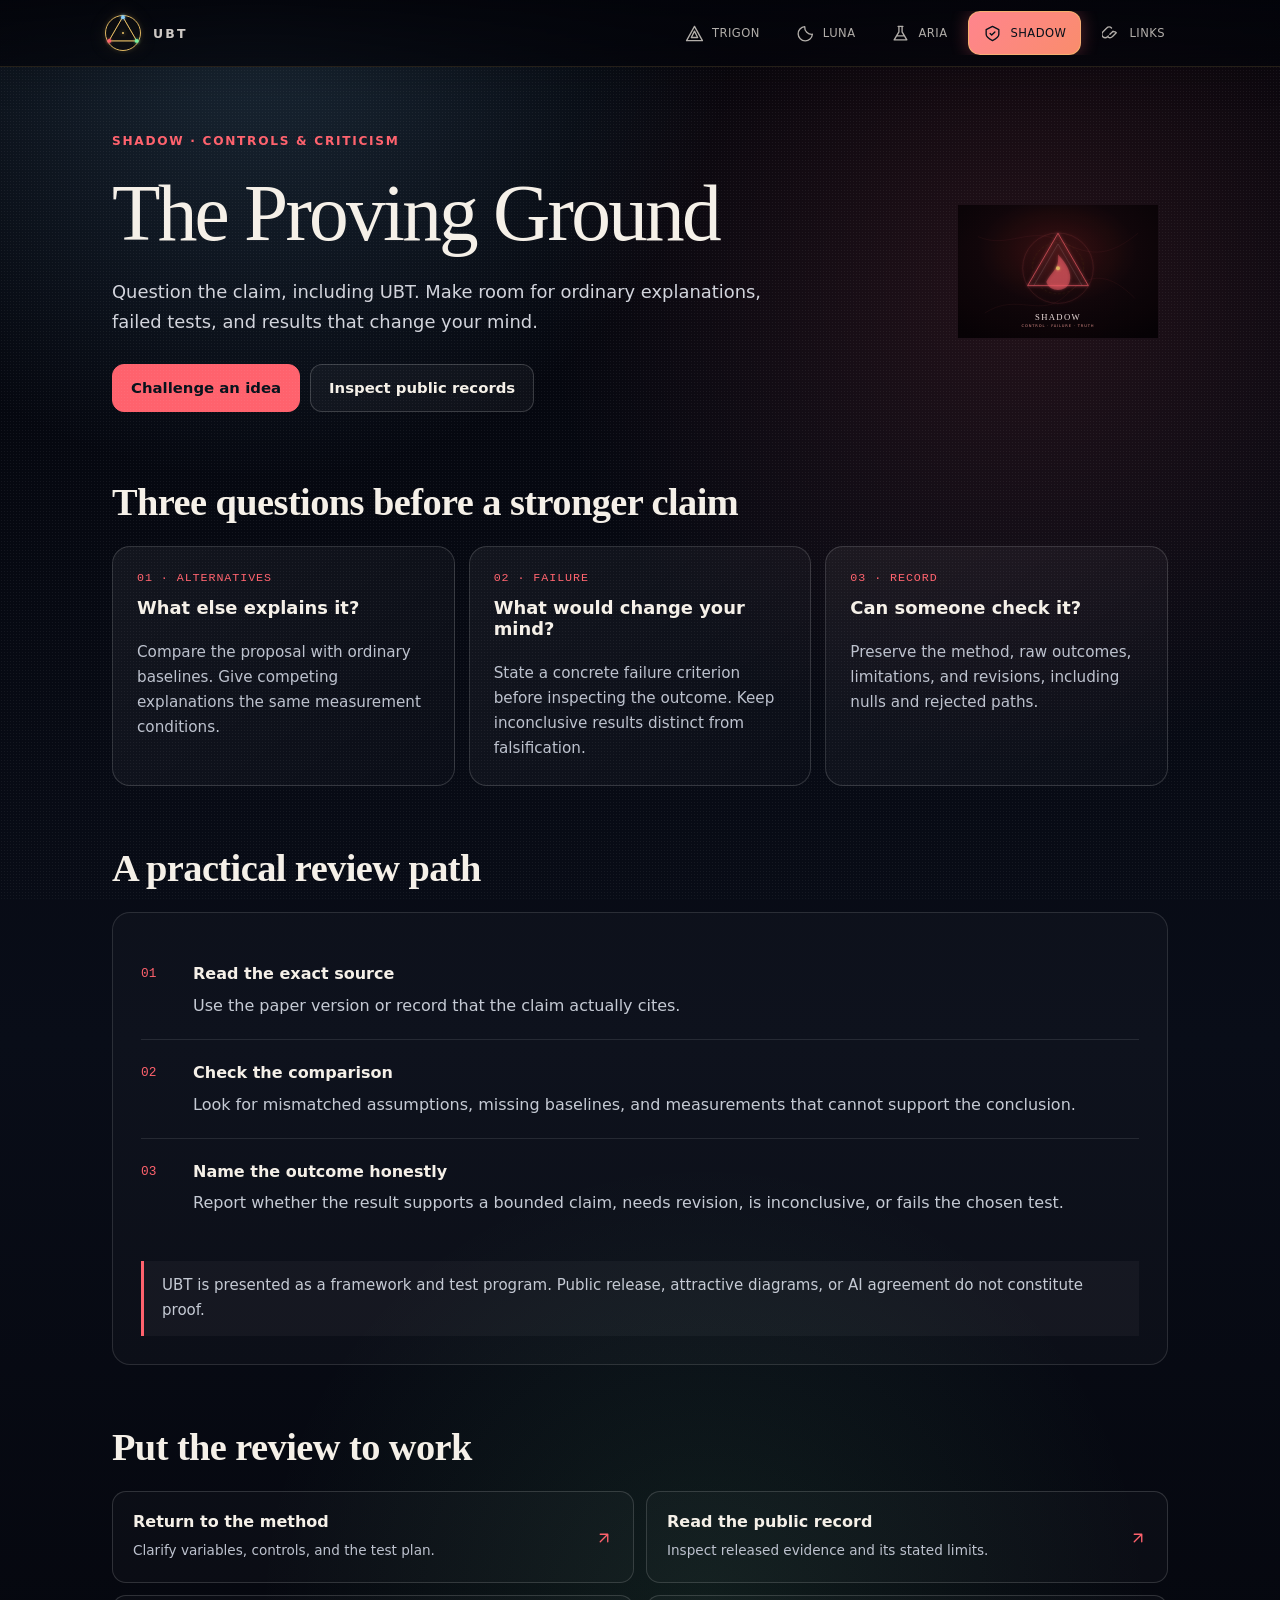
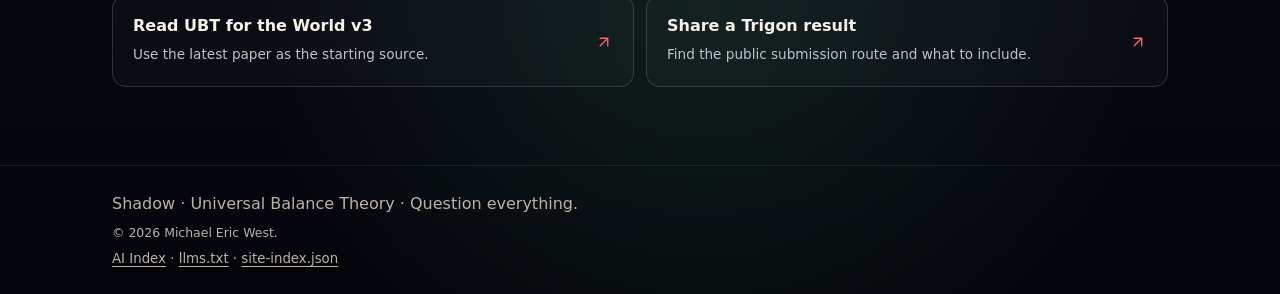
<file: shadow.html>
<!doctype html>
<html lang="en-CA">
<head>
<meta charset="utf-8">
<meta http-equiv="Content-Security-Policy" content="default-src 'self'; script-src 'self' ; style-src 'self' 'unsafe-inline'; img-src 'self'; connect-src 'self'; object-src 'none'; base-uri 'none'; form-action 'none'">
<meta name="referrer" content="no-referrer">
<meta name="viewport" content="width=device-width, initial-scale=1">
<title>Shadow · The Proving Ground | Universal Balance Theory</title>
<meta name="description" content="Challenge UBT and other claims with fair controls, explicit failure criteria, and reproducible records.">
<meta name="author" content="Michael Eric West">
<meta name="robots" content="index, follow, max-snippet:-1, max-image-preview:large, max-video-preview:-1">
<link rel="canonical" href="https://universalbalancetheory.ca/shadow.html">
<link rel="alternate" type="text/plain" href="https://universalbalancetheory.ca/llms.txt" title="Concise AI site map">
<link rel="alternate" type="application/json" href="https://universalbalancetheory.ca/site-index.json" title="Structured UBT public index">
<meta property="og:title" content="Shadow | Universal Balance Theory">
<meta property="og:description" content="Challenge UBT and other claims with fair controls, explicit failure criteria, and reproducible records.">
<meta property="og:url" content="https://universalbalancetheory.ca/shadow.html">
<meta property="og:type" content="website">
<link rel="stylesheet" href="styles.css?v=20260830-visual-lock">

<link rel="stylesheet" href="usability.css?v=20261019-v3">
<link rel="icon" type="image/svg+xml" href="assets/favicon.svg">

</head>
<body class="research-page icon-nav" style="--accent:var(--shadow)">
<a class="skip-link" href="#main-content">Skip to content</a>
<header class="top"><nav class="nav" aria-label="Primary"><a class="brand-mini" href="index.html" aria-label="Universal Balance Theory home"><span class="live-mark" aria-hidden="true"><span class="live-sphere"></span><svg class="live-triad" viewBox="0 0 100 100" focusable="false"><path class="outline" d="M50 8.3064516 L86.1076721 70.8467742 L13.8923279 70.8467742 Z"></path><circle class="tip-blue" cx="50" cy="8.3064516" r="4.9274194"></circle><circle class="tip-green" cx="86.1076721" cy="70.8467742" r="4.9274194"></circle><circle class="tip-red" cx="13.8923279" cy="70.8467742" r="4.9274194"></circle></svg></span><span>UBT</span></a><span class="nav-links" data-global-nav><a href="trigon-challenge.html"><svg class="nav-icon" viewBox="0 0 24 24" aria-hidden="true" focusable="false"><path d="M12 3 22 21H2Z"/><path d="m12 9 4 8H8Z"/></svg><span>Trigon</span></a><a href="luna.html"><svg class="nav-icon" viewBox="0 0 24 24" aria-hidden="true" focusable="false"><path d="M20.7 13A9 9 0 0 1 11 3.3 9 9 0 1 0 20.7 13Z"/></svg><span>Luna</span></a><a href="aria.html"><svg class="nav-icon" viewBox="0 0 24 24" aria-hidden="true" focusable="false"><path d="M9 3h6M10 3v7L4 20h16l-6-10V3M7 15h10"/></svg><span>Aria</span></a><a href="shadow.html" aria-current="page"><svg class="nav-icon" viewBox="0 0 24 24" aria-hidden="true" focusable="false"><path d="m12 3 8 4v6c0 4-8 8-8 8s-8-4-8-8V7Z"/><path d="m9 12 2 2 4-4"/></svg><span>Shadow</span></a><a href="links.html"><svg class="nav-icon" viewBox="0 0 24 24" aria-hidden="true" focusable="false"><path d="m10 13 4-4m-6 6-1 1a4 4 0 0 1-6-6l5-5a4 4 0 0 1 6 0m0 6a4 4 0 0 1 6 0l-5 5a4 4 0 0 1-6 0"/></svg><span>Links</span></a></span></nav></header>
<main id="main-content">
<section class="page-heading wrap"><div><p class="eyebrow">Shadow · Controls & criticism</p><h1>The Proving Ground</h1><p class="lead">Question the claim, including UBT. Make room for ordinary explanations, failed tests, and results that change your mind.</p><div class="btns"><a class="btn btn-primary" href="trigon-challenge.html#start">Challenge an idea</a><a class="btn" href="trigon-challenge.html#public-record">Inspect public records</a></div></div><img class=heading-sigil src=assets/shadow-sigil.svg alt="" aria-hidden=true></section><section class="content-section" id="challenge"><div class="wrap"><div class="section-heading"><h2>Three questions before a stronger claim</h2></div><div class="action-grid"><div class="action-card"><span class="card-kicker">01 · Alternatives</span><h3>What else explains it?</h3><p>Compare the proposal with ordinary baselines. Give competing explanations the same measurement conditions.</p></div><div class="action-card"><span class="card-kicker">02 · Failure</span><h3>What would change your mind?</h3><p>State a concrete failure criterion before inspecting the outcome. Keep inconclusive results distinct from falsification.</p></div><div class="action-card"><span class="card-kicker">03 · Record</span><h3>Can someone check it?</h3><p>Preserve the method, raw outcomes, limitations, and revisions, including nulls and rejected paths.</p></div></div></div></section><section class="content-section" id="review"><div class="wrap"><div class="section-heading"><h2>A practical review path</h2></div><div class="reading-panel"><ol class="step-list"><li><strong>Read the exact source</strong>Use the paper version or record that the claim actually cites.</li><li><strong>Check the comparison</strong>Look for mismatched assumptions, missing baselines, and measurements that cannot support the conclusion.</li><li><strong>Name the outcome honestly</strong>Report whether the result supports a bounded claim, needs revision, is inconclusive, or fails the chosen test.</li></ol><div class="boundary">UBT is presented as a framework and test program. Public release, attractive diagrams, or AI agreement do not constitute proof.</div></div></div></section><section class="content-section" id="next"><div class="wrap"><div class="section-heading"><h2>Put the review to work</h2></div><div class="resource-list"><a class="resource-link" href="aria.html"><strong>Return to the method</strong><small>Clarify variables, controls, and the test plan.</small><span class="arrow" aria-hidden="true"><svg class="resource-arrow" viewBox="0 0 24 24" aria-hidden="true" focusable="false"><path d="M7 17 17 7M7 7h10v10"/></svg></span></a><a class="resource-link" href="trigon-challenge.html#public-record"><strong>Read the public record</strong><small>Inspect released evidence and its stated limits.</small><span class="arrow" aria-hidden="true"><svg class="resource-arrow" viewBox="0 0 24 24" aria-hidden="true" focusable="false"><path d="M7 17 17 7M7 7h10v10"/></svg></span></a><a class="resource-link" href="https://zenodo.org/records/23473479"><strong>Read UBT for the World v3</strong><small>Use the latest paper as the starting source.</small><span class="arrow" aria-hidden="true"><svg class="resource-arrow" viewBox="0 0 24 24" aria-hidden="true" focusable="false"><path d="M7 17 17 7M7 7h10v10"/></svg></span></a><a class="resource-link" href="links.html#book2"><strong>Share a Trigon result</strong><small>Find the public submission route and what to include.</small><span class="arrow" aria-hidden="true"><svg class="resource-arrow" viewBox="0 0 24 24" aria-hidden="true" focusable="false"><path d="M7 17 17 7M7 7h10v10"/></svg></span></a></div></div></section>
</main>
<footer><div class="wrap">Shadow · Universal Balance Theory · Question everything.<small class="luna-fineprint">© 2026 Michael Eric West.</small></div></footer>
<script src="site.js?v=20261117-privacy"></script>

</body>
</html>
</file>
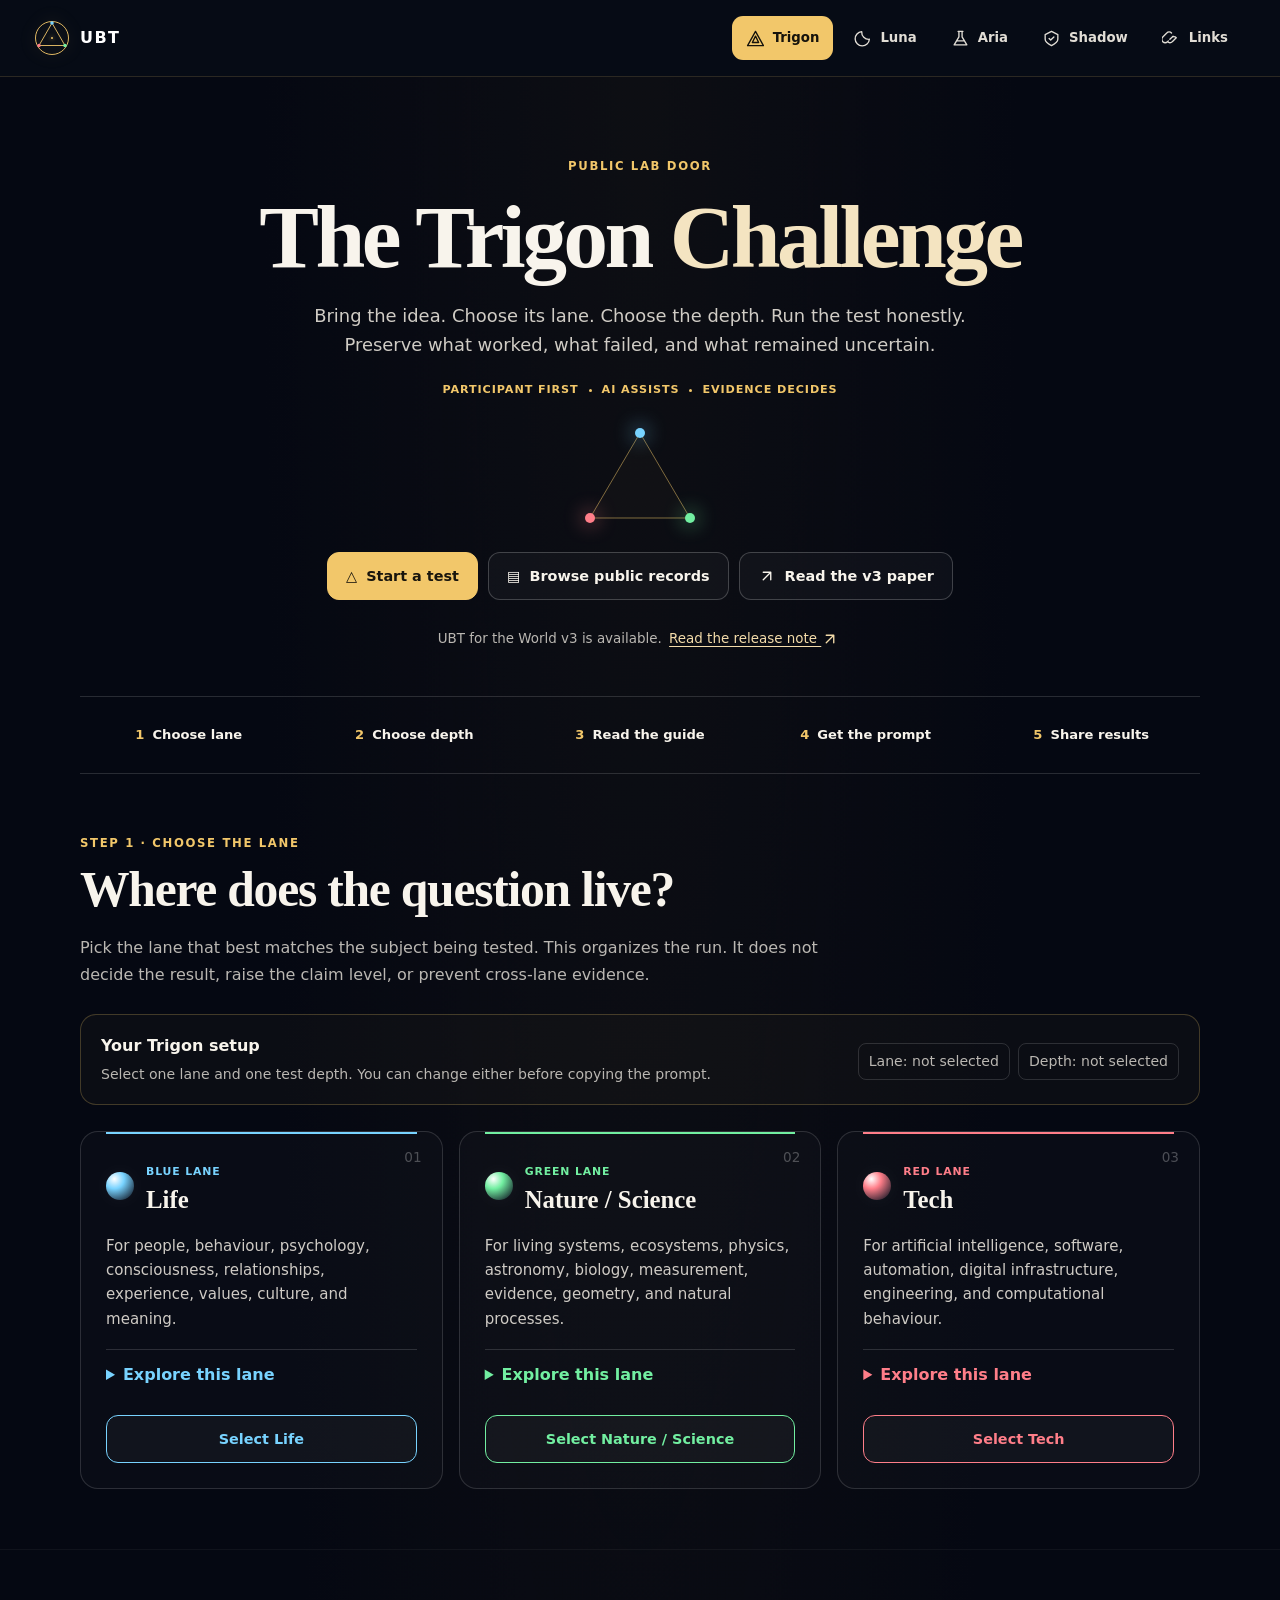
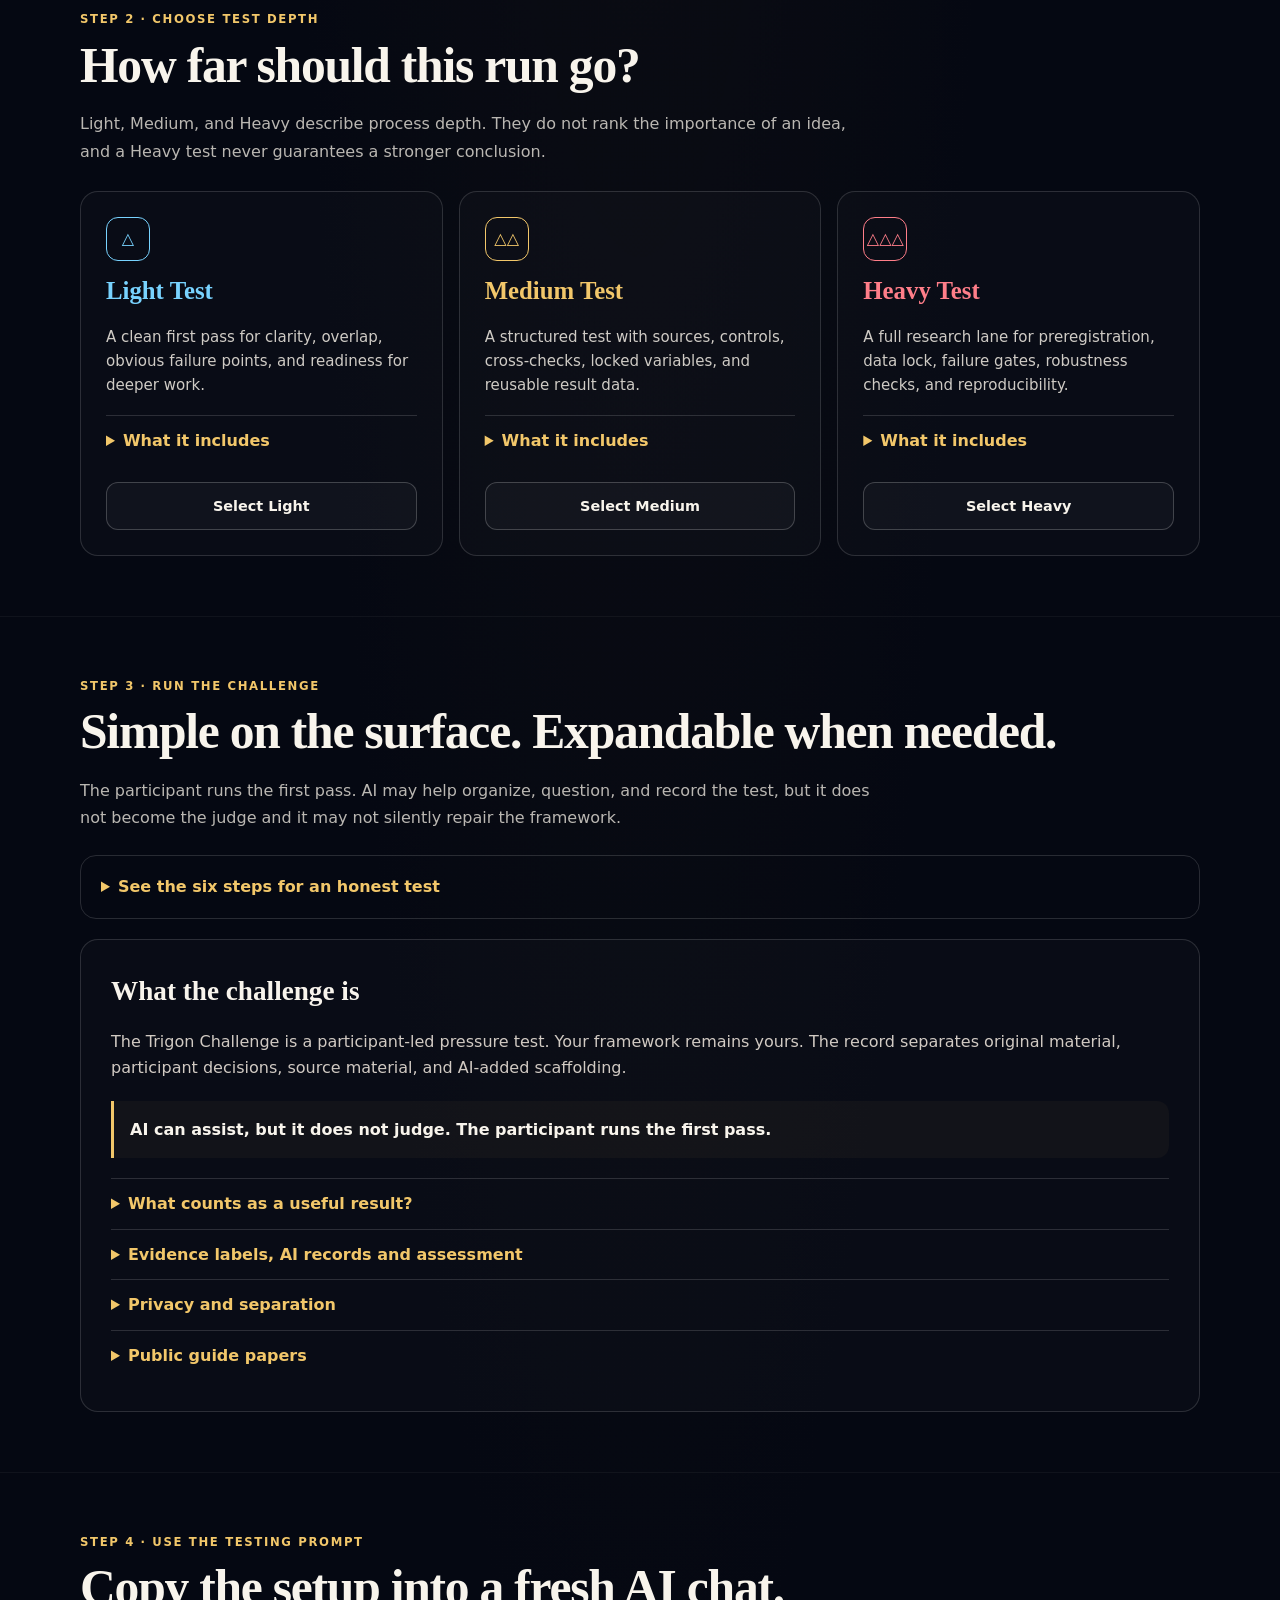
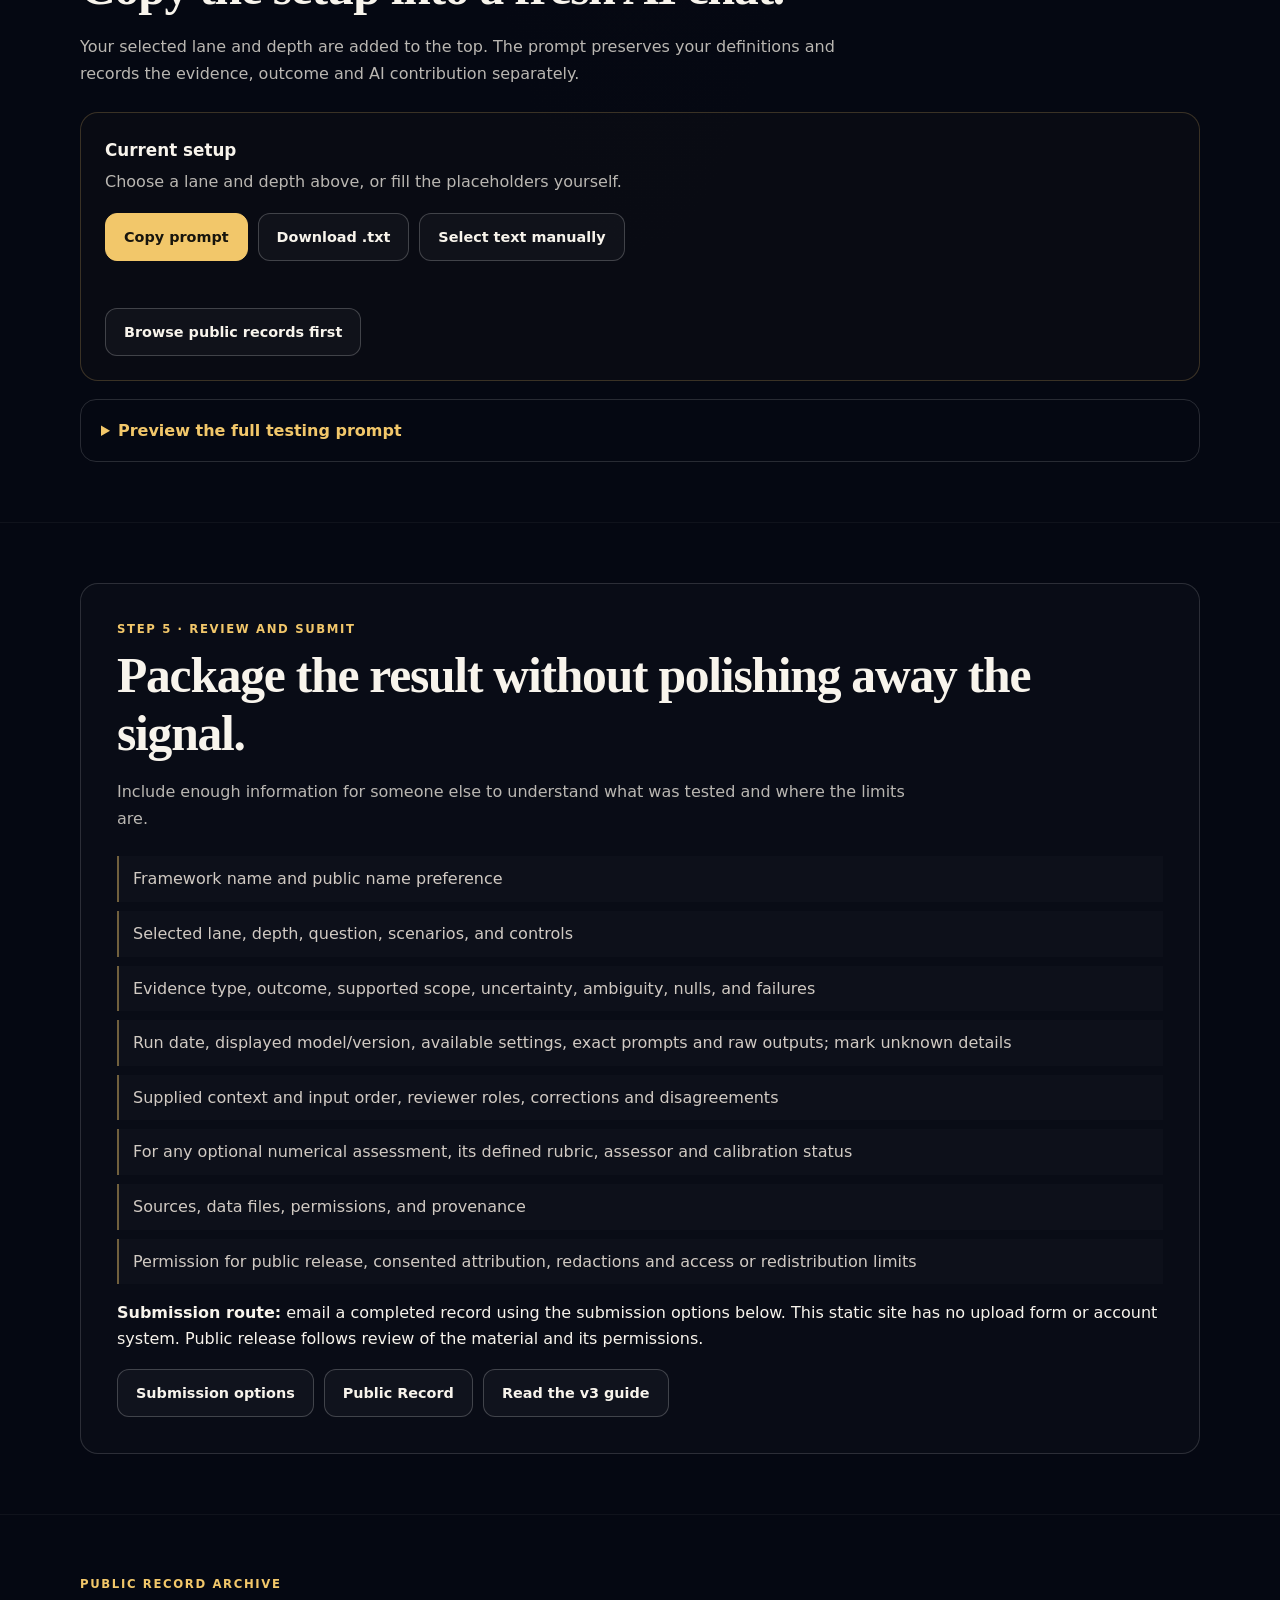
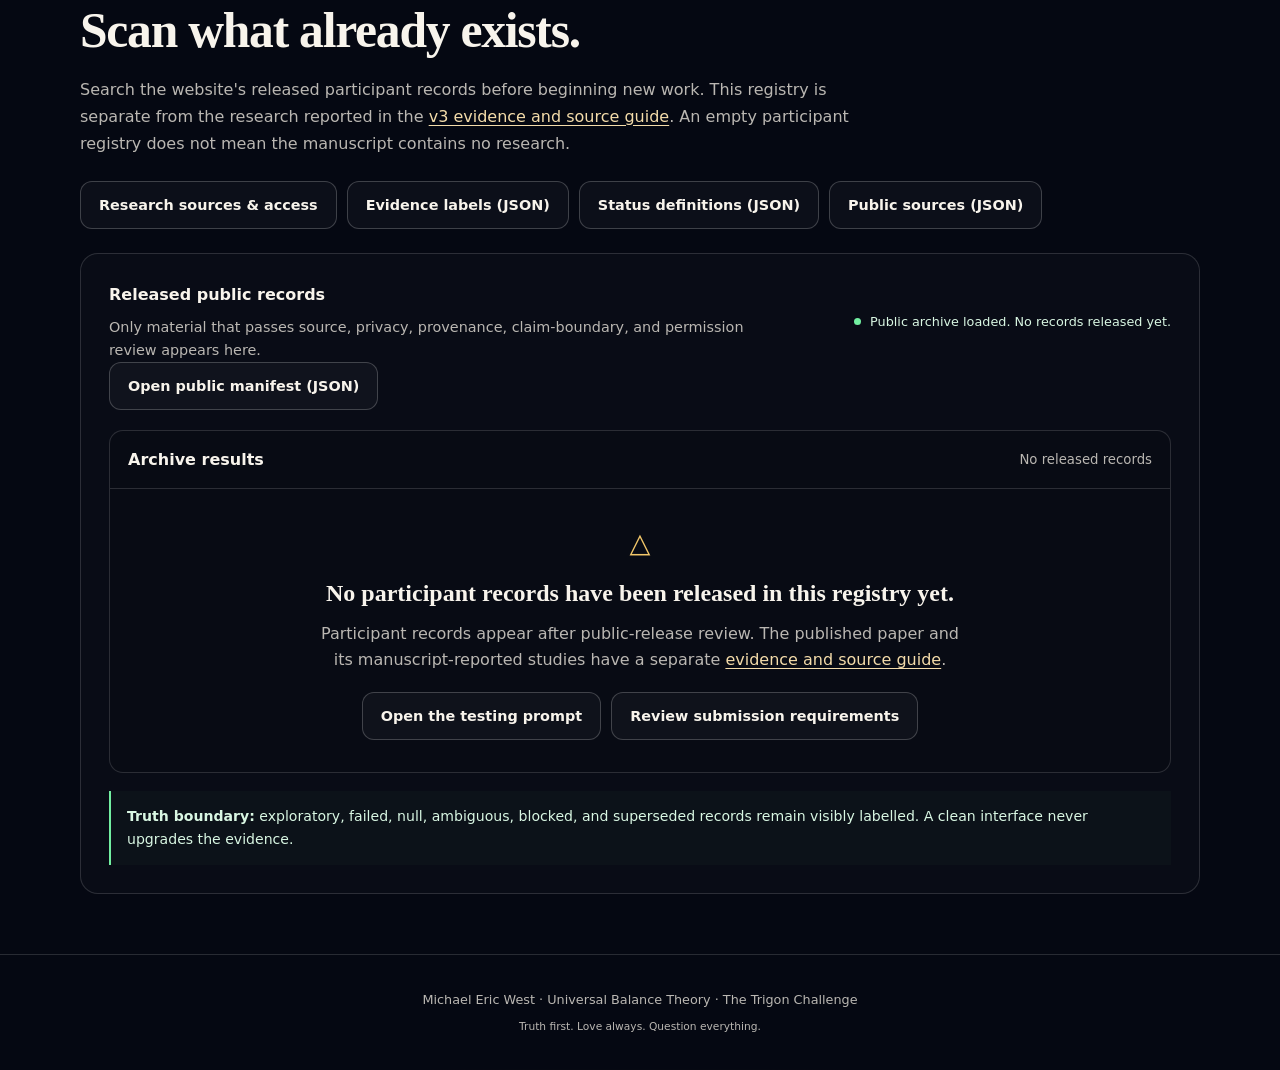
<file: trigon-challenge.html>
<!doctype html>
<html lang="en-CA">
<head>
<meta charset="utf-8">
<meta http-equiv="Content-Security-Policy" content="default-src 'self'; script-src 'self' ; style-src 'self' 'unsafe-inline'; img-src 'self'; connect-src 'self'; object-src 'none'; base-uri 'none'; form-action 'none'">
<meta name="referrer" content="no-referrer">
<meta name="viewport" content="width=device-width,initial-scale=1,viewport-fit=cover">
<meta name="theme-color" content="#04060d">
<title>The Trigon Challenge | Universal Balance Theory</title>
<meta name="description" content="Choose a Life, Nature and Science, or Tech testing lane, select a test depth, run a transparent Trigon Challenge, and scan the public record in one place.">
<meta name="author" content="Michael Eric West">
<meta name="robots" content="index, follow, max-snippet:-1, max-image-preview:large, max-video-preview:-1">
<link rel="canonical" href="https://universalbalancetheory.ca/trigon-challenge.html">
<link rel="stylesheet" href="trigon/trigon-page.css?v=20261019-v3">
<link rel="stylesheet" href="usability.css?v=20261103-evidence">
<link rel="icon" type="image/svg+xml" href="assets/favicon.svg">

</head>
<body class="trigon-navigation">
<a class="skip-link" href="#lane-choice">Skip to lane choice</a>
<div class="starfield" aria-hidden="true"></div>
<div class="aurora" aria-hidden="true"></div>

<header class="topbar">
  <a class="brand" href="index.html" aria-label="Universal Balance Theory home">
    <span class="brand-mark live-mark" aria-hidden="true"><span class="live-sphere"></span><svg class="live-triad" viewBox="0 0 100 100" focusable="false"><path class="outline" d="M50 8.3064516 L86.1076721 70.8467742 L13.8923279 70.8467742 Z"></path><circle class="tip-blue" cx="50" cy="8.3064516" r="4.9274194"></circle><circle class="tip-green" cx="86.1076721" cy="70.8467742" r="4.9274194"></circle><circle class="tip-red" cx="13.8923279" cy="70.8467742" r="4.9274194"></circle></svg></span>
    <span>UBT</span>
  </a>
  <nav class="nav" aria-label="Primary"><a href="trigon-challenge.html" aria-current="page"><svg class="nav-icon" viewBox="0 0 24 24" aria-hidden="true" focusable="false"><path d="M12 3 22 21H2Z"/><path d="m12 9 4 8H8Z"/></svg><span>Trigon</span></a><a href="luna.html"><svg class="nav-icon" viewBox="0 0 24 24" aria-hidden="true" focusable="false"><path d="M20.7 13A9 9 0 0 1 11 3.3 9 9 0 1 0 20.7 13Z"/></svg><span>Luna</span></a><a href="aria.html"><svg class="nav-icon" viewBox="0 0 24 24" aria-hidden="true" focusable="false"><path d="M9 3h6M10 3v7L4 20h16l-6-10V3M7 15h10"/></svg><span>Aria</span></a><a href="shadow.html"><svg class="nav-icon" viewBox="0 0 24 24" aria-hidden="true" focusable="false"><path d="m12 3 8 4v6c0 4-8 8-8 8s-8-4-8-8V7Z"/><path d="m9 12 2 2 4-4"/></svg><span>Shadow</span></a><a href="links.html"><svg class="nav-icon" viewBox="0 0 24 24" aria-hidden="true" focusable="false"><path d="m10 13 4-4m-6 6-1 1a4 4 0 0 1-6-6l5-5a4 4 0 0 1 6 0m0 6a4 4 0 0 1 6 0l-5 5a4 4 0 0 1-6 0"/></svg><span>Links</span></a></nav>
</header>

<main>
<section class="hero">
  <div class="hero-inner">
    <div class="kicker">Public Lab Door</div>
    <h1>The Trigon <span>Challenge</span></h1>
    <p class="hero-sub">Bring the idea. Choose its lane. Choose the depth. Run the test honestly. Preserve what worked, what failed, and what remained uncertain.</p>
    <div class="truth-line"><b>Participant first</b><i></i><b>AI assists</b><i></i><b>Evidence decides</b></div>

    <div class="hero-triad" aria-hidden="true"><span class="triad-dot blue"></span><span class="triad-dot green"></span><span class="triad-dot red"></span><svg viewBox="0 0 120 105" focusable="false"><path d="M60 10 L110 95 L10 95 Z"/></svg></div>
    <div class="actions hero-actions">
      <a class="btn btn-primary" href="#lane-choice"><span aria-hidden="true">△</span> Start a test</a>
      <a class="btn" href="#public-record"><span aria-hidden="true">▤</span> Browse public records</a>
      <a class="btn" href="https://zenodo.org/records/23473479"><svg class="resource-arrow" viewBox="0 0 24 24" aria-hidden="true" focusable="false"><path d="M7 17 17 7M7 7h10v10"/></svg> Read the v3 paper</a>
    </div>
    <p class="release-note">UBT for the World v3 is available. <a href="https://substack.com/@myquest321666/note/c-364793040">Read the release note <svg class="resource-arrow" viewBox="0 0 24 24" aria-hidden="true" focusable="false"><path d="M7 17 17 7M7 7h10v10"/></svg></a></p>

  </div>
</section>

<nav class="step-nav wrap" aria-label="Challenge steps">
  <a href="#lane-choice"><span>1</span> Choose lane</a>
  <a href="#depth-choice"><span>2</span> Choose depth</a>
  <a href="#run-guide"><span>3</span> Read the guide</a>
  <a href="#prompt"><span>4</span> Get the prompt</a>
  <a href="#submit"><span>5</span> Share results</a>
</nav>

<span id="start" aria-hidden="true"></span>
<section class="section" id="lane-choice">
  <div class="wrap">
    <div class="kicker">Step 1 · Choose the lane</div>
    <h2>Where does the question live?</h2>
    <p class="lead">Pick the lane that best matches the subject being tested. This organizes the run. It does not decide the result, raise the claim level, or prevent cross-lane evidence.</p>

    <div class="setup" aria-live="polite">
      <div><strong>Your Trigon setup</strong><span>Select one lane and one test depth. You can change either before copying the prompt.</span></div>
      <div class="setup-pills"><span id="selectedLane">Lane: not selected</span><span id="selectedDepth">Depth: not selected</span></div>
    </div>

    <div class="lane-grid">
      <article class="lane-card life" id="life">
        <span class="number">01</span>
        <div class="card-head"><span class="mini-orb"></span><div><small>Blue lane</small><h3>Life</h3></div></div>
        <p>For people, behaviour, psychology, consciousness, relationships, experience, values, culture, and meaning.</p>
        <details><summary>Explore this lane</summary><ul><li>Human behaviour and decision-making</li><li>Mental and emotional systems</li><li>Consciousness and lived experience</li><li>Relationships, culture, and social systems</li><li>Ethical or interpretive frameworks</li></ul></details>
        <button class="btn select-lane" type="button" data-lane="Life" aria-pressed="false">Select Life</button>
      </article>

      <article class="lane-card science" id="science">
        <span class="number">02</span>
        <div class="card-head"><span class="mini-orb"></span><div><small>Green lane</small><h3>Nature / Science</h3></div></div>
        <p>For living systems, ecosystems, physics, astronomy, biology, measurement, evidence, geometry, and natural processes.</p>
        <details><summary>Explore this lane</summary><ul><li>Biology, ecology, and environmental systems</li><li>Physics, astronomy, and cosmology</li><li>Geometry and mathematical models</li><li>Measurement, evidence, and uncertainty</li><li>Natural cycles, transitions, and structures</li></ul></details>
        <button class="btn select-lane" type="button" data-lane="Nature / Science" aria-pressed="false">Select Nature / Science</button>
      </article>

      <article class="lane-card tech" id="tech">
        <span class="number">03</span>
        <div class="card-head"><span class="mini-orb"></span><div><small>Red lane</small><h3>Tech</h3></div></div>
        <p>For artificial intelligence, software, automation, digital infrastructure, engineering, and computational behaviour.</p>
        <details><summary>Explore this lane</summary><ul><li>AI models, agents, and evaluations</li><li>Software architecture and code</li><li>Automation, robotics, and digital tools</li><li>Technical safety and failure testing</li><li>Engineered networks and complex systems</li></ul></details>
        <button class="btn select-lane" type="button" data-lane="Tech" aria-pressed="false">Select Tech</button>
      </article>
    </div>
  </div>
</section>

<section class="section" id="depth-choice">
  <div class="wrap">
    <div class="kicker">Step 2 · Choose test depth</div>
    <h2>How far should this run go?</h2>
    <p class="lead">Light, Medium, and Heavy describe process depth. They do not rank the importance of an idea, and a Heavy test never guarantees a stronger conclusion.</p>

    <div class="depth-grid">
      <article class="depth-card light">
        <span class="depth-icon">△</span><h3>Light Test</h3>
        <p>A clean first pass for clarity, overlap, obvious failure points, and readiness for deeper work.</p>
        <details><summary>What it includes</summary><ul><li>Public-record scan</li><li>Question and framework definition</li><li>Small scenario set</li><li>Ambiguity, null, and AI-addition notes</li></ul></details>
        <button class="btn select-depth" type="button" data-depth="Light" aria-pressed="false">Select Light</button>
      </article>

      <article class="depth-card medium">
        <span class="depth-icon">△△</span><h3>Medium Test</h3>
        <p>A structured test with sources, controls, cross-checks, locked variables, and reusable result data.</p>
        <details><summary>What it includes</summary><ul><li>Archive scan and geometry preflight</li><li>Locked variables and conditions</li><li>Baseline, null, and negative controls</li><li>Downloadable data when rights allow</li></ul></details>
        <button class="btn select-depth" type="button" data-depth="Medium" aria-pressed="false">Select Medium</button>
      </article>

      <article class="depth-card heavy">
        <span class="depth-icon">△△△</span><h3>Heavy Test</h3>
        <p>A full research lane for preregistration, data lock, failure gates, robustness checks, and reproducibility.</p>
        <details><summary>What it includes</summary><ul><li>Preregistered hypothesis and failure criteria</li><li>Frozen data and analysis choices</li><li>Robustness, sensitivity, and provenance checks</li><li>Code, data, reproducibility notes, and public release review when cleared</li></ul></details>
        <button class="btn select-depth" type="button" data-depth="Heavy" aria-pressed="false">Select Heavy</button>
      </article>
    </div>
  </div>
</section>

<section class="section" id="run-guide">
  <div class="wrap">
    <div class="kicker">Step 3 · Run the challenge</div>
    <h2>Simple on the surface. Expandable when needed.</h2>
    <p class="lead">The participant runs the first pass. AI may help organize, question, and record the test, but it does not become the judge and it may not silently repair the framework.</p>
    <details class="guide-details">
      <summary>See the six steps for an honest test</summary>
    <div class="flow">
      <article><span>1</span><strong>Bring the idea</strong><p>Framework, model, diagram, theory, system, or focused question.</p></article>
      <article><span>2</span><strong>Start clean</strong><p>Use a fresh or temporary AI chat when separation from prior context matters.</p></article>
      <article><span>3</span><strong>Scan the record</strong><p>Check the public record before treating the work as new.</p></article>
      <article><span>4</span><strong>Lock the setup</strong><p>Define the lane, depth, variables, controls, and failure conditions.</p></article>
      <article><span>5</span><strong>Run scenarios</strong><p>Test the framework against cases, prompts, files, or situations.</p></article>
      <article><span>6</span><strong>Record honestly</strong><p>Keep success, ambiguity, nulls, failures, and AI-added meaning visible.</p></article>
    </div>
    </details>

    <div class="info-card">
      <h3>What the challenge is</h3>
      <p>The Trigon Challenge is a participant-led pressure test. Your framework remains yours. The record separates original material, participant decisions, source material, and AI-added scaffolding.</p>
      <div class="gold-box"><strong>AI can assist, but it does not judge. The participant runs the first pass.</strong></div>
      <details><summary>What counts as a useful result?</summary><p>A useful result may reveal consistency, ambiguity, a weak spot, a better next version, a reason to rebuild, or a need for clearer definitions. Failure can be more informative than vague success.</p></details>
      <details id="ai-record"><summary>Evidence labels, AI records and assessment</summary>
        <p>Use the <a href="evidence.html#evidence-types">evidence guide</a> to distinguish conceptual consistency, mathematics, models, simulations, observations, controlled experiments and independent replication. State the outcome and its tested scope separately.</p>
        <p>Preserve the date and timezone, platform, displayed model identifier/version, available settings, tools, retrieval sources, supplied context and input order, exact prompts and raw outputs. Record whether memory or prior conversation was included. Mark unavailable details <strong>unknown</strong>. Keep reviewer roles, first assessments, corrections and disagreements, including whether reviewers saw one another's conclusions.</p>
        <p><strong>Assessment:</strong> use reasons and uncertainty in words by default. An optional numerical score must name the quantity assessed, its rubric, assessor and calibration status. An uncalibrated score is a structured assessment. It must not be presented as a calibrated probability of truth or assumed comparable across people, models or domains.</p>
        <p>Retain the complete run for checking. Share only a consented public extract, documenting redactions and any limits on access.</p>
      </details>
      <details><summary>Privacy and separation</summary><p>Use a fresh chat, Temporary Chat, or Memory Off when the platform provides it. Do not upload private, sensitive, or unpublished material unless you understand the platform settings and release implications.</p></details>
      <details><summary>Public guide papers</summary><p><strong>UBT for the World v3</strong> is the latest release. Earlier editions remain available for reference.</p><div class="actions left"><a class="btn" href="https://zenodo.org/records/23473479">Read v3 on Zenodo</a><a class="btn" href="https://zenodo.org/records/19421797">v2 archive</a></div></details>
    </div>
  </div>
</section>

<section class="section" id="prompt">
  <div class="wrap">
    <div class="kicker">Step 4 · Use the testing prompt</div>
    <h2>Copy the setup into a fresh AI chat.</h2>
    <p class="lead">Your selected lane and depth are added to the top. The prompt preserves your definitions and records the evidence, outcome and AI contribution separately.</p>
    <div class="prompt-layout">
      <aside class="prompt-side" aria-label="Prompt actions">
        <div class="prompt-status"><strong>Current setup</strong><p id="promptSetup" aria-live="polite">Choose a lane and depth above, or fill the placeholders yourself.</p></div>
        <div class="prompt-buttons">
          <button class="btn btn-primary" id="copyPrompt" type="button" hidden>Copy prompt</button>
          <button class="btn" id="downloadPrompt" type="button" hidden>Download .txt</button>
          <button class="btn" id="selectPrompt" type="button" hidden>Select text manually</button>
        </div>
        <p id="copyStatus" role="status" aria-live="polite" aria-atomic="true"></p>
        <a class="btn" href="#public-record">Browse public records first</a>
      </aside>
      <details class="prompt-preview" id="promptPreview">
        <summary>Preview the full testing prompt</summary>
        <label for="promptText">Testing prompt <span>(read-only; select to copy)</span></label>
        <textarea id="promptText" readonly spellcheck="false" rows="20">TRIGON TEST SETUP
Lane: [SELECT A LANE]
Depth: [SELECT A TEST DEPTH]
Prompt version: 2026-11-03

Run record:
- Date and time (with timezone): [FILL IN]
- Platform and displayed model identifier/version: [FILL IN; UNKNOWN if not exposed]
- Available settings, tools, retrieval sources and memory/context state: [FILL IN; UNKNOWN if not exposed]
- Exact supplied prompts, files/context and input order: [PRESERVE WITH THE RUN]
- Participant and reviewer roles; whether reviewers saw earlier conclusions: [FILL IN]

You are helping me run a Trigon Challenge test.

You are helping me organize the test, record results, flag ambiguity, and check consistency.

You are not the judge.
You are not allowed to invent missing rules.
You are not allowed to silently improve my framework.
You are not allowed to hide failures.

My framework is:
[PASTE FRAMEWORK NAME]

My framework description is:
[PASTE DESCRIPTION]

My framework parts are:
[PASTE PARTS, DOMAINS, REGIONS, VARIABLES, OR LAYERS]

My test question is:
[PASTE TEST QUESTION]

The scenarios I want to test are:
[PASTE SCENARIOS]

Important rules:
1. Do not rename my framework parts unless I ask.
2. Do not invent meanings for unnamed parts.
3. Do not treat ambiguity as success.
4. Do not hide failures.
5. Credit identities, proofs and supported findings within their stated assumptions and tested scope.
6. Distinguish a bounded result from a claim about an entire framework or universal physical law; state what the evidence actually establishes.
7. Record uncertainty honestly.
8. Ask only necessary clarifying questions.
9. Label evidence as conceptual consistency, mathematical result, conditional model, simulation, observational analysis, controlled experiment or independent replication; distinguish definitions, proof sketches and complete proofs. Record outcome separately.
10. Preserve exact prompts and raw outputs, including corrections and disagreements. Mark unavailable model details or settings UNKNOWN rather than guessing.
11. When comparing reviewers, record whether their initial assessments were made without seeing one another's conclusions. AI agreement alone does not establish independent experimental replication.
12. Use a reasoned qualitative assessment by default. Any optional numerical score must identify the quantity, rubric, assessor and calibration evidence or UNCALIBRATED status; it must not be presented as a calibrated probability without validation.

For each scenario, create a result row with:
- scenario ID
- scenario summary
- activated framework parts
- overlap or interaction
- central or integrating region activation, if relevant
- evidence type, outcome and exact sources
- qualitative assessment with reasons and limits
- optional numerical assessment only with a declared rubric and calibration status; leave blank when no rubric is declared
- ambiguity notes
- failure or null notes
- whether extra meaning had to be added

Before we begin, restate the task neutrally, identify available prior records, and preserve supported findings, ambiguity, failure and uncertainty. Keep a complete run record. Share only a consented, privacy-reviewed extract for public release, with redactions and access limits noted.</textarea>
        <p class="field-help">Paste the prompt into a fresh chat, then replace the framework and scenario placeholders with material you choose to share.</p>
      </details>
      <noscript><p class="field-help">Open the preview to copy the prompt manually. Fill in your lane and depth before running the test.</p></noscript>
    </div>
  </div>
</section>

<section class="section" id="submit">
  <div class="wrap submit-panel">
    <div>
      <div class="kicker">Step 5 · Review and submit</div>
      <h2>Package the result without polishing away the signal.</h2>
      <p class="lead">Include enough information for someone else to understand what was tested and where the limits are.</p>
      <ul class="submit-list">
        <li>Framework name and public name preference</li>
        <li>Selected lane, depth, question, scenarios, and controls</li>
        <li>Evidence type, outcome, supported scope, uncertainty, ambiguity, nulls, and failures</li>
        <li>Run date, displayed model/version, available settings, exact prompts and raw outputs; mark unknown details</li>
        <li>Supplied context and input order, reviewer roles, corrections and disagreements</li>
        <li>For any optional numerical assessment, its defined rubric, assessor and calibration status</li>
        <li>Sources, data files, permissions, and provenance</li>
        <li>Permission for public release, consented attribution, redactions and access or redistribution limits</li>
      </ul>
      <p><strong>Submission route:</strong> email a completed record using the submission options below. This static site has no upload form or account system. Public release follows review of the material and its permissions.</p>
      <div class="actions left">
        <a class="btn" href="links.html#book2">Submission options</a>
        <a class="btn" href="#public-record">Public Record</a>
        <a class="btn" href="https://zenodo.org/records/23473479">Read the v3 guide</a>
      </div>
    </div>

  </div>
</section>

<section class="section" id="public-record">
  <div class="wrap">
    <div class="kicker">Public Record Archive</div>
    <h2>Scan what already exists.</h2>
    <p class="lead">Search the website's released participant records before beginning new work. This registry is separate from the research reported in the <a href="evidence.html">v3 evidence and source guide</a>. An empty participant registry does not mean the manuscript contains no research.</p>

    <div class="actions left archive-links">
      <a class="btn" href="evidence.html#sources">Research sources &amp; access</a>
      <a class="btn" href="trigon/evidence-types.json">Evidence labels (JSON)</a>
      <a class="btn" href="trigon/status-definitions.json">Status definitions (JSON)</a>
      <a class="btn" href="trigon/sources/source-registry.json">Public sources (JSON)</a>
    </div>
    <noscript><p class="field-help">Interactive search needs JavaScript. <a href="trigon/manifest.json">Open the public record manifest (JSON)</a> to check released records.</p></noscript>
    <div class="archive-panel">
      <div class="archive-intro">
        <div><strong>Released public records</strong><p>Only material that passes source, privacy, provenance, claim-boundary, and permission review appears here.</p></div>
        <span class="archive-status" role="status"><i aria-hidden="true"></i><span id="archiveStatus">Loading public records…</span></span>
      </div>

      <div class="archive-toolbar" id="archiveToolbar" aria-label="Public record filters" hidden>
        <label>Search<input id="recordSearch" type="search" placeholder="Title, ID, question, tag, or source" autocomplete="off"></label>
        <label>Status<select id="statusFilter"><option value="">All statuses</option></select></label>
        <label>Domain<select id="domainFilter"><option value="">All domains</option></select></label>
        <label>Test depth<select id="depthFilter"><option value="">All depths</option><option value="light">Light</option><option value="medium">Medium</option><option value="heavy">Heavy</option></select></label>
        <label>Sort<select id="sortFilter"><option value="updated-desc">Newest update</option><option value="updated-asc">Oldest update</option><option value="title-asc">Title A to Z</option><option value="depth-asc">Depth</option><option value="status-asc">Status</option></select></label>
      </div>

      <div class="archive-actions"><button class="btn" id="clearFilters" type="button" hidden>Clear filters</button><a class="btn" href="trigon/manifest.json">Open public manifest (JSON)</a></div>
      <div class="archive-shell">
        <div class="archive-head"><strong>Archive results</strong><span id="archiveCount" aria-live="polite">Loading…</span></div>
        <div class="records" id="recordList"></div>
        <div class="archive-empty" id="archiveNoMatch" hidden>
          <h3>No records match these filters.</h3><p>Try a shorter search or clear the filters to see all released records.</p>
          <button class="btn" id="resetSearch" type="button">Clear filters</button>
        </div>
        <div class="archive-empty" id="archiveError" hidden>
          <h3>The public archive could not load.</h3><p>You can retry or open the public manifest directly. A connection error does not tell us whether records have been released.</p>
          <div class="actions"><button class="btn" id="retryArchive" type="button">Retry loading</button><a class="btn" href="trigon/manifest.json">Open public manifest (JSON)</a></div>
        </div>
        <div class="archive-empty" id="archiveEmpty" hidden>
          <span>△</span>
          <h3>No participant records have been released in this registry yet.</h3>
          <p>Participant records appear after public-release review. The published paper and its manuscript-reported studies have a separate <a href="evidence.html">evidence and source guide</a>.</p>
          <div class="actions"><a class="btn" href="#prompt">Open the testing prompt</a><a class="btn" href="#submit">Review submission requirements</a></div>
        </div>
      </div>

      <div class="archive-trust"><strong>Truth boundary:</strong> exploratory, failed, null, ambiguous, blocked, and superseded records remain visibly labelled. A clean interface never upgrades the evidence.</div>
    </div>
  </div>
</section>
</main>

<footer>
  <div>Michael Eric West · Universal Balance Theory · The Trigon Challenge</div>
  <small>Truth first. Love always. Question everything.</small>
</footer>

<script src="trigon/trigon-page.js?v=20261019-v3"></script>

</body>
</html>
</file>
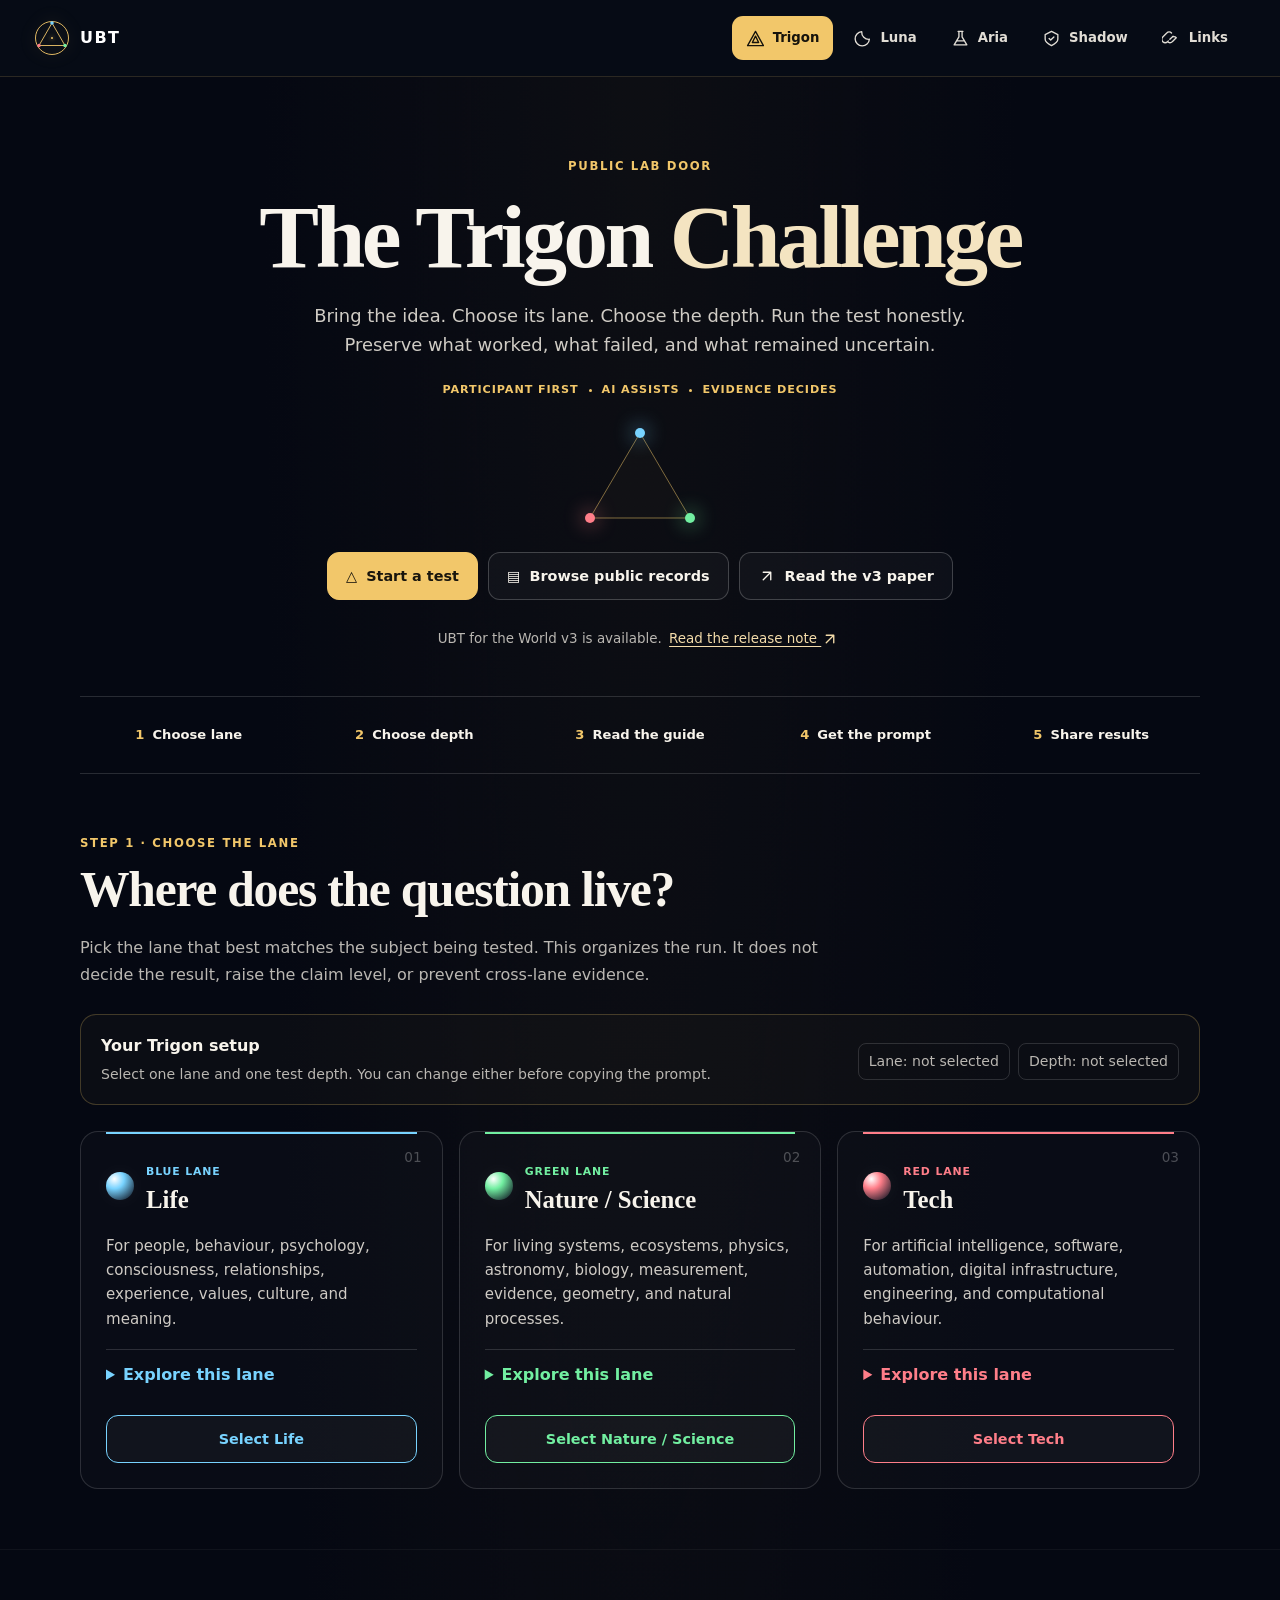
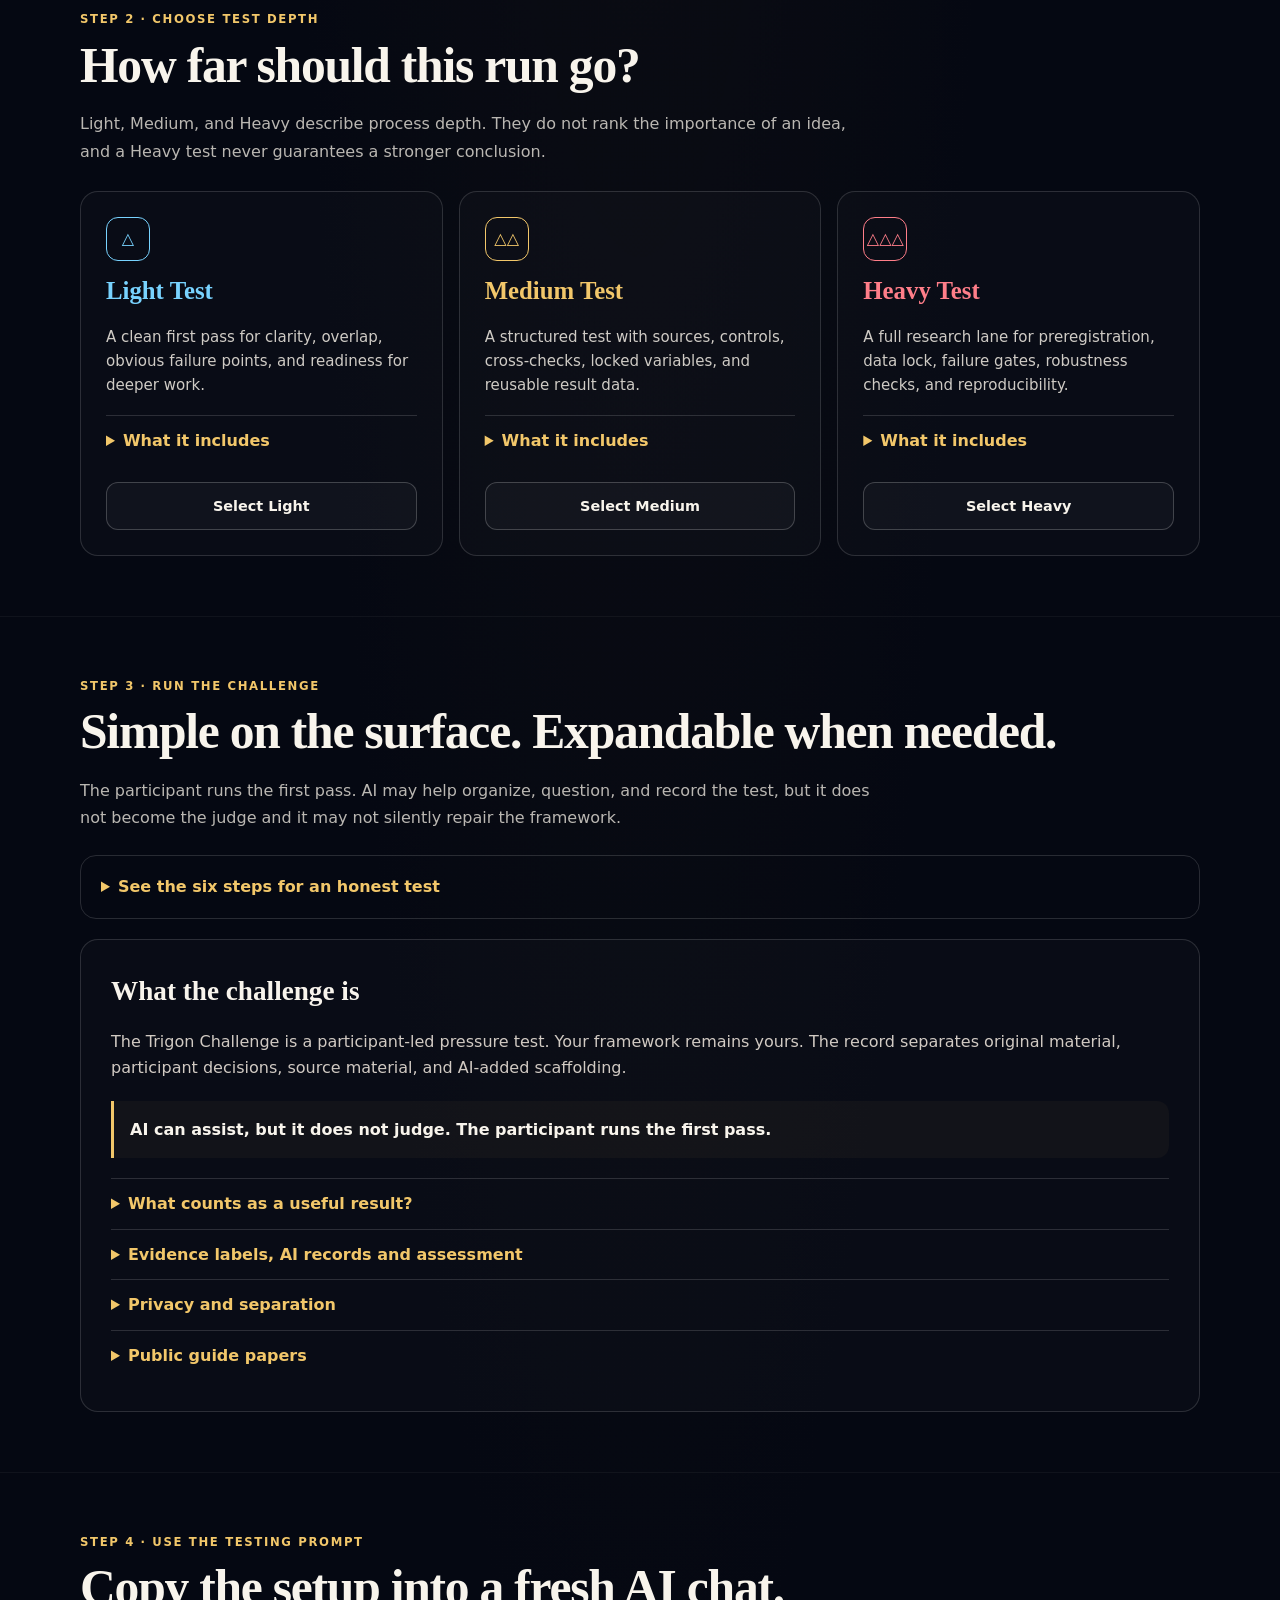
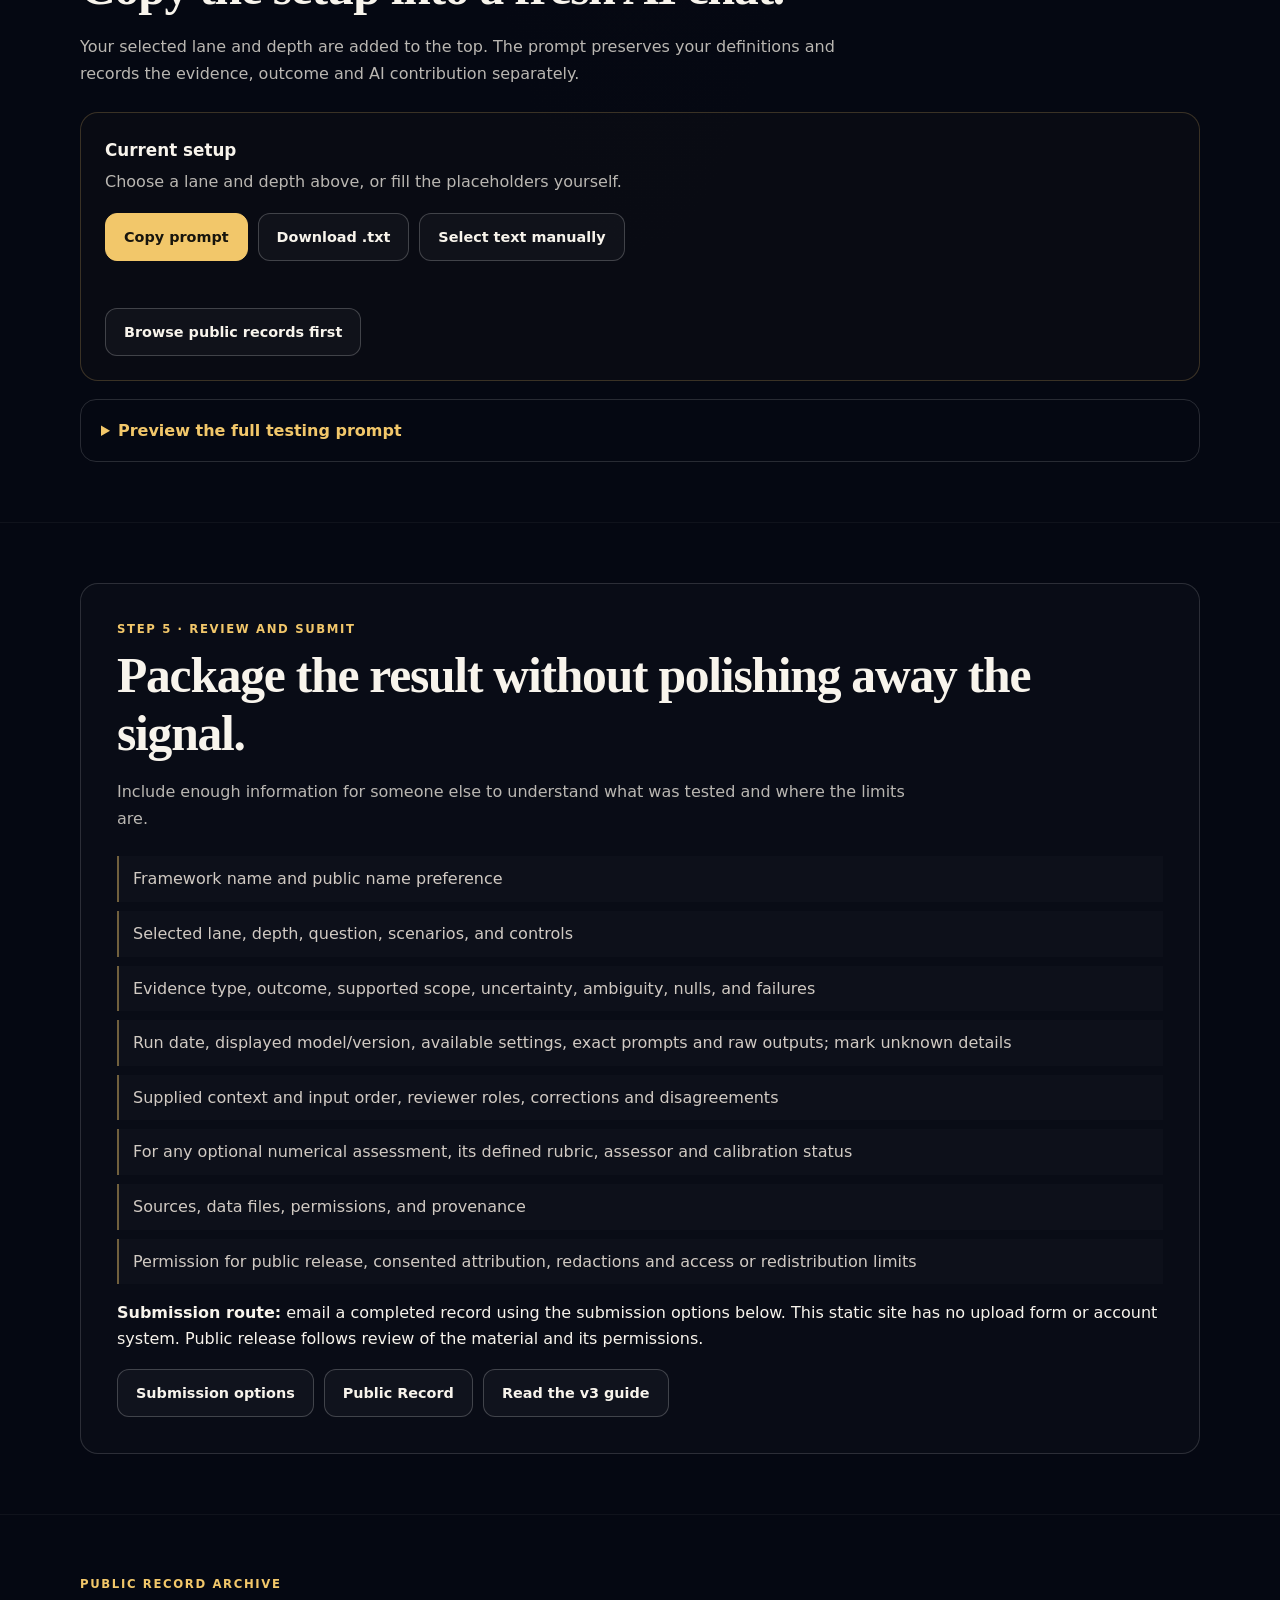
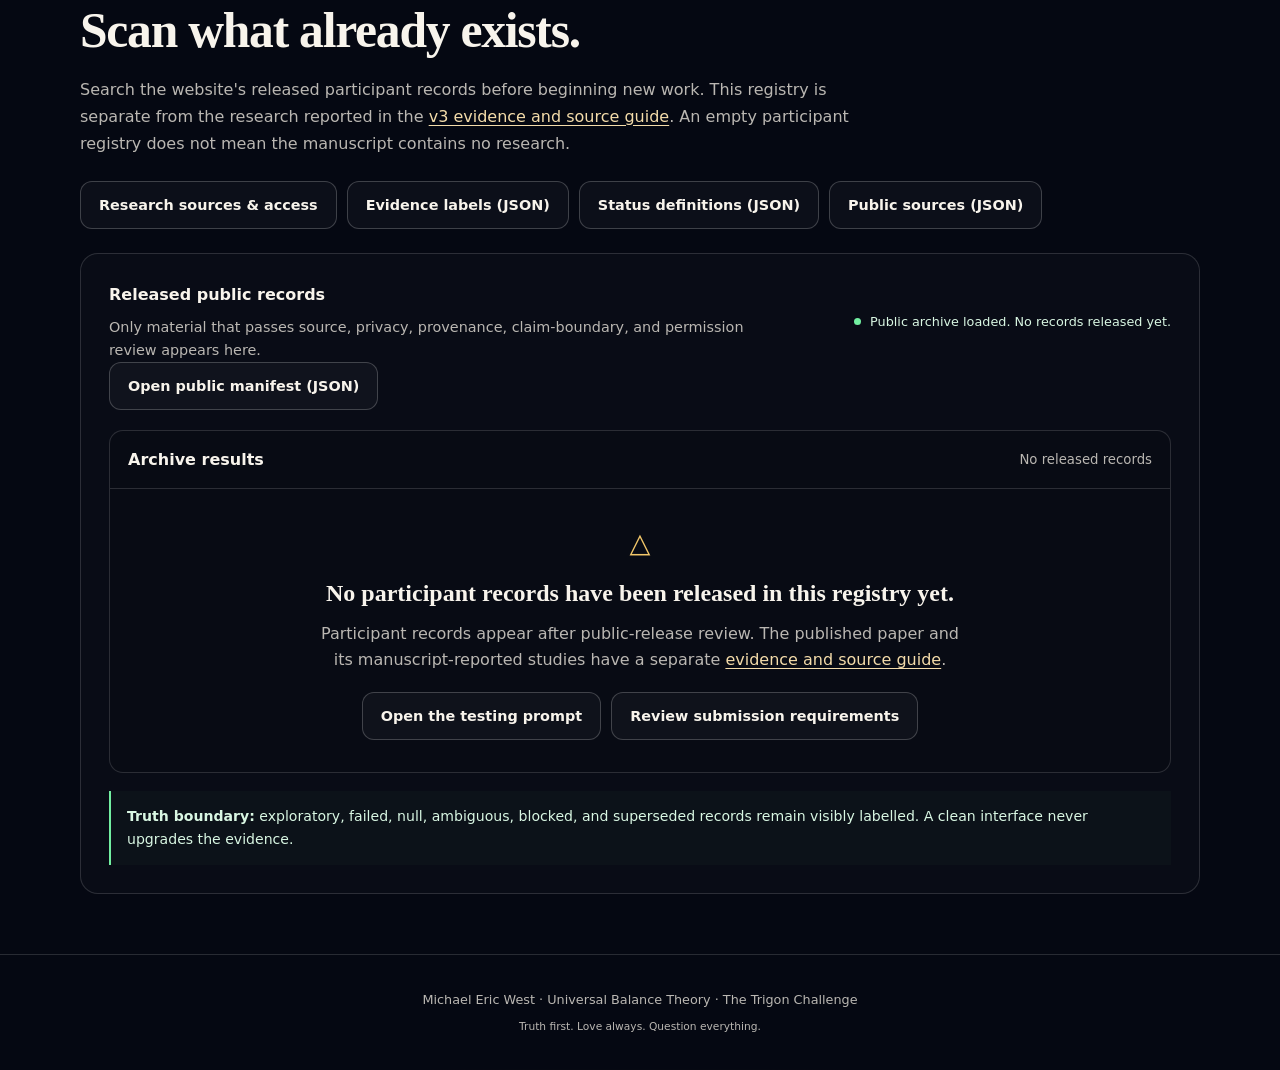
<file: trigon-ledger.html>
<!doctype html>
<html lang="en-CA">
<head>
<meta charset="utf-8">
<meta name="viewport" content="width=device-width,initial-scale=1,viewport-fit=cover">
<meta name="theme-color" content="#04060d">
<meta name="author" content="Michael Eric West">
<meta name="robots" content="noindex, follow">
<meta http-equiv="refresh" content="0;url=trigon-challenge.html#public-record">
<link rel="canonical" href="https://universalbalancetheory.ca/trigon-challenge.html">
<link rel="alternate" type="text/plain" href="https://universalbalancetheory.ca/llms.txt" title="Concise AI site map">
<link rel="alternate" type="application/json" href="https://universalbalancetheory.ca/site-index.json" title="Structured UBT public index">
<title>Trigon Public Record | Universal Balance Theory</title>
<meta name="description" content="The Trigon public record archive now lives inside the main Trigon Challenge page.">
<style>:root{color-scheme:dark}*{box-sizing:border-box}body{margin:0;min-height:100svh;display:grid;place-items:center;padding:24px;color:#f8f4ec;background:radial-gradient(circle at 50% 25%,rgba(242,199,106,.1),transparent 28%),linear-gradient(180deg,#03050b,#080c16);font-family:Inter,system-ui,sans-serif}.card{width:min(620px,100%);padding:34px;border:1px solid rgba(255,255,255,.12);border-radius:28px;background:rgba(255,255,255,.045);box-shadow:0 28px 90px rgba(0,0,0,.46);text-align:center}.mark{width:82px;height:82px;margin:0 auto 20px;display:grid;place-items:center;border:1px solid rgba(242,199,106,.3);border-radius:50%;background:radial-gradient(circle at 34% 24%,#fff,rgba(242,199,106,.25) 18%,rgba(5,8,15,.96) 70%)}.mark svg{width:48px}h1{margin:0;font:700 clamp(2rem,7vw,3.8rem)/1 Georgia,serif}p{max-width:500px;margin:16px auto 0;color:#b9b2aa;line-height:1.65}a{display:inline-flex;align-items:center;justify-content:center;margin-top:22px;min-height:44px;padding:10px 16px;border:1px solid rgba(242,199,106,.34);border-radius:999px;color:#ffe6a8;background:rgba(242,199,106,.06);text-decoration:none;font-weight:900}</style>
<script>location.replace("trigon-challenge.html#public-record");</script>
</head>
<body><main class="card"><div class="mark"><svg viewBox="0 0 100 100"><path d="M50 10 L88 82 L12 82 Z" fill="none" stroke="#f2c76a" stroke-width="4"/></svg></div><h1>Public Record Moved</h1><p>The archive now lives inside the main Trigon Challenge page, keeping the testing path and released records together without duplicate instructions.</p><a href="trigon-challenge.html#public-record">Open the Public Record Archive</a></main></body>
</html>
</file>
<file: styles.css>
:root{color-scheme:dark;--bg:#050711;--ink:#f5f0e8;--muted:#bbb2aa;--line:rgba(255,255,255,.14);--panel:rgba(255,255,255,.06);--gold:#f2c76a;--luna:#85cfff;--aria:#77f2a1;--shadow:#ff626d;--room-accent:var(--gold);--prev-accent:var(--luna);--max:1080px}*{box-sizing:border-box}html{scroll-behavior:smooth}body{margin:0;min-height:100vh;font-family:system-ui,-apple-system,BlinkMacSystemFont,"Segoe UI",sans-serif;color:var(--ink);background:radial-gradient(circle at 20% 0%,rgba(133,207,255,.18),transparent 30rem),radial-gradient(circle at 80% 15%,rgba(255,98,109,.12),transparent 30rem),radial-gradient(circle at 55% 85%,rgba(119,242,161,.09),transparent 28rem),linear-gradient(180deg,#03040a,#090d18 55%,#04050b)}body:before{content:"";position:fixed;inset:0;pointer-events:none;opacity:.22;background-image:radial-gradient(rgba(255,255,255,.25) .7px,transparent .7px);background-size:3px 3px}.wrap{max-width:var(--max);margin:auto;padding:0 22px}.top{position:sticky;top:0;z-index:10;border-bottom:1px solid rgba(255,255,255,.08);background:rgba(3,4,10,.72);backdrop-filter:blur(16px)}.nav{max-width:var(--max);margin:auto;padding:14px 22px;display:flex;justify-content:space-between;align-items:center;gap:14px;flex-wrap:wrap}.nav a{color:var(--ink);text-decoration:none;text-transform:uppercase;letter-spacing:.14em;font-size:.82rem}.nav a:hover{color:var(--gold)}.brand-mini{display:inline-flex;align-items:center;gap:10px}.live-mark{width:34px;height:34px;border-radius:50%;position:relative;display:inline-grid;place-items:center;isolation:isolate;filter:drop-shadow(0 0 10px color-mix(in srgb,var(--room-accent),transparent 45%))}.live-mark:before{content:"";position:absolute;inset:-4px;border:1px solid rgba(242,199,106,.2);border-radius:50%;animation:liveSpin 14s linear infinite}.live-sphere{position:absolute;inset:8px;border-radius:50%;background:radial-gradient(circle at 34% 26%,#fff 0 14%,var(--room-accent) 28%,var(--prev-accent) 58%,#141827 82%);box-shadow:0 0 16px color-mix(in srgb,var(--room-accent),transparent 30%);animation:liveGlow 8s ease-in-out infinite alternate}.live-triangle{position:absolute;inset:6px;animation:liveSpin 24s linear infinite reverse}.live-triangle:before{content:"";position:absolute;left:50%;top:12%;width:62%;height:62%;transform:translateX(-50%) rotate(45deg);border-left:1.4px solid rgba(242,199,106,.9);border-top:1.4px solid rgba(242,199,106,.9);filter:drop-shadow(0 0 4px rgba(242,199,106,.55))}.live-triangle i{position:absolute;width:5px;height:5px;border-radius:50%;box-shadow:0 0 8px currentColor}.live-triangle i:nth-child(1){top:2px;left:50%;margin-left:-2.5px;color:var(--luna);background:var(--luna)}.live-triangle i:nth-child(2){right:2px;bottom:4px;color:var(--aria);background:var(--aria)}.live-triangle i:nth-child(3){left:2px;bottom:4px;color:var(--shadow);background:var(--shadow)}@keyframes liveSpin{to{transform:rotate(360deg)}}@keyframes liveGlow{50%{transform:scale(1.06);filter:saturate(1.22)}}.hero{min-height:74vh;display:grid;place-items:center;text-align:center;padding:70px 0 52px}.orb{width:108px;height:108px;border-radius:50%;margin:0 auto 32px;background:radial-gradient(circle at 35% 30%,#fff,var(--accent,#85cfff) 38%,#111827 75%);box-shadow:0 0 48px color-mix(in srgb,var(--accent,#85cfff),transparent 55%)}.kicker{color:var(--accent,var(--gold));text-transform:uppercase;letter-spacing:.42em;font-size:.72rem;font-weight:800}.display{font-family:Georgia,"Times New Roman",serif;font-size:clamp(3rem,9vw,6.8rem);line-height:.95;margin:18px 0 10px;letter-spacing:-.045em;font-weight:400}.sub{font-family:Georgia,"Times New Roman",serif;font-style:italic;color:var(--muted);font-size:clamp(1.05rem,2.5vw,1.35rem)}.section{border-top:1px solid rgba(255,255,255,.07);padding:70px 0}.card{border:1px solid var(--line);background:var(--panel);border-radius:28px;padding:30px;box-shadow:0 20px 70px rgba(0,0,0,.25)}h2{font-family:Georgia,"Times New Roman",serif;font-size:clamp(2rem,5vw,3.5rem);line-height:1.05;margin:0 0 18px}p{font-size:1.05rem;line-height:1.75;color:#ddd4cb}.grid{display:grid;grid-template-columns:repeat(3,1fr);gap:14px;margin-top:28px}.tile{border:1px solid rgba(255,255,255,.1);border-radius:24px;padding:24px;background:rgba(255,255,255,.035)}.tile strong{display:block;color:var(--accent,var(--gold));font-size:1.18rem;margin-bottom:8px}.btns{display:flex;gap:12px;flex-wrap:wrap;margin-top:26px}.btn{display:inline-flex;align-items:center;justify-content:center;min-height:44px;padding:11px 16px;border-radius:999px;border:1px solid rgba(255,255,255,.18);color:var(--ink);text-decoration:none;background:rgba(255,255,255,.04)}.bottom-actions{display:grid;grid-template-columns:repeat(3,minmax(0,1fr));gap:10px;margin-top:20px}.bottom-actions .btn{width:100%;min-height:48px;padding:10px 8px;border-color:color-mix(in srgb,var(--accent,var(--gold)),transparent 50%);background:linear-gradient(180deg,rgba(255,255,255,.075),rgba(255,255,255,.035));font-size:.82rem;font-weight:800;letter-spacing:.08em;text-transform:uppercase;text-align:center}.bottom-actions .btn:hover,.bottom-actions .btn:focus-visible{border-color:var(--accent,var(--gold));outline:none;transform:translateY(-1px)}.list{display:grid;gap:12px;margin-top:22px}.list a{display:block;padding:16px 18px;border:1px solid rgba(255,255,255,.13);border-radius:20px;background:linear-gradient(180deg,rgba(255,255,255,.06),rgba(255,255,255,.025));color:var(--ink);text-decoration:none;box-shadow:0 12px 34px rgba(0,0,0,.18)}.list a:hover,.list a:focus-visible{border-color:color-mix(in srgb,var(--accent,var(--gold)),white 12%);transform:translateY(-2px);outline:none}.list .tag{display:inline-flex;width:max-content;margin-bottom:8px;padding:5px 9px;border:1px solid color-mix(in srgb,var(--accent,var(--gold)),transparent 55%);border-radius:999px;color:var(--accent,var(--gold));font-size:.72rem;font-weight:800;letter-spacing:.16em;text-transform:uppercase}.paper-title{font-family:Georgia,"Times New Roman",serif;color:var(--ink);font-size:1.25rem;line-height:1.15;margin-bottom:5px}.small{color:var(--muted);line-height:1.55;font-size:.96rem}.point-list{list-style:none;margin:18px 0 0;padding:0;display:grid;gap:10px}.point-list li{padding:12px 14px;border-left:3px solid var(--accent,var(--gold));background:rgba(255,255,255,.035);border-radius:0 14px 14px 0;color:#ddd4cb;line-height:1.55}.point-list a{color:var(--ink);font-weight:800;text-decoration:none}.point-list a:hover{text-decoration:underline}footer{border-top:1px solid rgba(255,255,255,.07);padding:38px 0;color:var(--muted)}.tile,.tile:link,.tile:visited,.tile:hover,.tile:active,.tile *{text-decoration:none!important}.tap-hint{display:none!important}@media(max-width:760px){.nav{flex-wrap:nowrap;overflow-x:auto;-webkit-overflow-scrolling:touch;scrollbar-width:none;padding:10px 14px;gap:12px}.nav::-webkit-scrollbar{display:none}.nav>.brand-mini,.nav>span{flex:0 0 auto}.nav>span{white-space:nowrap}.grid{grid-template-columns:1fr}.hero{min-height:65vh}.display{font-size:clamp(3.1rem,16vw,5.4rem)}.list{gap:10px}.list a{padding:15px 16px;border-radius:18px}.bottom-actions{gap:8px}.bottom-actions .btn{font-size:.74rem;letter-spacing:.05em}}@media(prefers-reduced-motion:reduce){.live-mark:before,.live-triangle,.live-sphere{animation:none!important}}
/* 2026-08-07 top-nav polish */
.nav{flex-wrap:nowrap;min-height:62px;padding:10px 22px}
.nav>.brand-mini{flex:0 0 auto}
.nav>span:last-child{display:flex;align-items:center;gap:6px;min-width:0;overflow-x:auto;-webkit-overflow-scrolling:touch;scrollbar-width:none;white-space:nowrap;font-size:0;padding:3px 0}
.nav>span:last-child::-webkit-scrollbar{display:none}
.nav>span:last-child a{flex:0 0 auto;padding:8px 10px;border:1px solid transparent;border-radius:999px;color:rgba(245,240,232,.76);font-size:.72rem;letter-spacing:.09em;transition:color .18s ease,border-color .18s ease,background .18s ease}
.nav>span:last-child a:hover,.nav>span:last-child a:focus-visible{color:var(--ink);border-color:rgba(242,199,106,.28);background:rgba(255,255,255,.045);outline:none}
@media(max-width:760px){.nav{padding:8px 12px;gap:10px;overflow:visible}.nav>span:last-child{gap:4px}.nav>span:last-child a{padding:7px 9px;font-size:.68rem;letter-spacing:.07em}}

/* 2026-08-27 shared site-shell polish */
.top{
  background:linear-gradient(180deg,rgba(3,4,10,.94),rgba(3,4,10,.76));
  border-bottom-color:rgba(242,199,106,.14);
  box-shadow:0 12px 32px rgba(0,0,0,.16);
}
.nav{
  width:min(var(--max),calc(100% - 2rem));
  min-height:64px;
  padding:10px 0;
}
.nav>.brand-mini{
  gap:11px;
  padding:4px 8px 4px 4px;
  border-radius:999px;
  transition:background .18s ease,color .18s ease,transform .18s ease;
}
.nav>.brand-mini:hover,.nav>.brand-mini:focus-visible{
  background:rgba(255,255,255,.05);
  color:#fff;
  outline:none;
  transform:translateY(-1px);
}
.nav>.brand-mini>span:last-child{
  color:rgba(245,240,232,.84);
  font-size:.78rem;
  font-weight:800;
  letter-spacing:.18em;
}
.live-mark{width:38px;height:38px}
.live-sphere{inset:9px}
.nav>span:last-child{
  padding:4px;
  border:1px solid rgba(255,255,255,.11);
  border-radius:999px;
  background:rgba(255,255,255,.035);
  box-shadow:inset 0 1px 0 rgba(255,255,255,.04),0 8px 24px rgba(0,0,0,.12);
}
.nav>span:last-child a{
  min-height:34px;
  padding:8px 12px;
  color:rgba(245,240,232,.72);
  font-size:.68rem;
  letter-spacing:.1em;
  border-color:transparent;
}
.nav>span:last-child a:hover,.nav>span:last-child a:focus-visible{
  color:var(--ink);
  border-color:rgba(242,199,106,.3);
  background:rgba(255,255,255,.06);
  outline:none;
}
.nav>span:last-child a[aria-current="page"]{
  color:#06101a;
  border-color:rgba(242,199,106,.62);
  background:linear-gradient(135deg,color-mix(in srgb,var(--room-accent),white 22%),color-mix(in srgb,var(--room-accent),#f2c76a 42%));
  box-shadow:0 0 18px color-mix(in srgb,var(--room-accent),transparent 68%);
  text-shadow:none;
}
@media(max-width:760px){
  .nav{width:100%;min-height:58px;padding:8px 12px;gap:9px;overflow:visible}
  .nav>.brand-mini{gap:8px;padding:3px 6px 3px 2px}
  .live-mark{width:34px;height:34px}
  .live-sphere{inset:8px}
  .nav>span:last-child{flex:1 1 auto;min-width:0;overflow-x:auto;gap:3px;padding:3px}
  .nav>span:last-child a{min-height:32px;padding:7px 9px;font-size:.64rem;letter-spacing:.07em}
}

/* 2026-08-27 mobile-first triad home mark */
.nav{justify-content:flex-start;flex-wrap:nowrap;overflow:visible}
.nav>span:last-child{flex:1 1 auto;min-width:0;margin-left:auto;justify-content:flex-start}
.live-mark{width:38px;height:38px;overflow:visible;border-radius:50%;filter:drop-shadow(0 0 12px rgba(242,199,106,.42))}
.live-mark:before{display:none}
.live-mark img{display:block;width:100%;height:100%;object-fit:cover;transform-origin:50% 50%;animation:liveMarkSpin 26s linear infinite}
@keyframes liveMarkSpin{to{transform:rotate(360deg)}}
.nav>.brand-mini[aria-current="page"]{background:rgba(242,199,106,.08);box-shadow:0 0 20px rgba(242,199,106,.12)}
@media(max-width:760px){
  .nav{justify-content:flex-start;overflow:visible}
  .nav>span:last-child{flex:1 1 auto;min-width:0;margin-left:auto;justify-content:flex-start}
}
@media(prefers-reduced-motion:reduce){.live-mark img{animation:none!important}}

/* 2026-08-29 living UBT mark + responsive baseline */
html{
  overflow-x:clip;
  -webkit-text-size-adjust:100%;
  text-size-adjust:100%;
}
body{
  width:100%;
  max-width:100%;
  overflow-x:hidden;
}
img,video,canvas{max-width:100%;height:auto}
svg{max-width:100%}

.live-mark{
  width:38px;
  height:38px;
  position:relative;
  display:inline-grid;
  place-items:center;
  isolation:isolate;
  overflow:visible;
  border-radius:50%;
  filter:drop-shadow(0 0 12px rgba(242,199,106,.42));
}
.live-mark img{display:none!important}
.live-mark:before{
  content:"";
  display:block;
  position:absolute;
  inset:-3px;
  z-index:-1;
  border:1px solid rgba(242,199,106,.22);
  border-radius:50%;
  box-shadow:inset 0 0 12px rgba(133,207,255,.08);
  animation:ubtMarkOrbit 42s linear infinite;
}
.live-sphere{
  position:absolute;
  inset:9px;
  z-index:0;
  border-radius:50%;
  background:radial-gradient(circle at 33% 27%,#fff 0 11%,#d8f3ff 14%,#85cfff 28%,#77f2a1 52%,#ff626d 76%,#121827 100%);
  box-shadow:0 0 16px rgba(133,207,255,.42),inset -4px -5px 10px rgba(4,8,18,.45);
  animation:ubtSphereShift 18s ease-in-out infinite alternate;
}
.live-triad{
  position:absolute;
  inset:1px;
  z-index:1;
  width:calc(100% - 2px);
  height:calc(100% - 2px);
  overflow:visible;
  transform-origin:50% 50%;
  animation:ubtMarkOrbit 32s linear infinite reverse;
}
.live-triad .outline{
  fill:none;
  stroke:rgba(242,199,106,.9);
  stroke-width:3;
  stroke-linejoin:round;
  filter:drop-shadow(0 0 3px rgba(242,199,106,.52));
}
.live-triad .tip-blue{fill:var(--luna)}
.live-triad .tip-green{fill:var(--aria)}
.live-triad .tip-red{fill:var(--shadow)}
.live-triad circle{filter:drop-shadow(0 0 3px currentColor)}
@keyframes ubtMarkOrbit{to{transform:rotate(360deg)}}
@keyframes ubtSphereShift{
  0%{filter:hue-rotate(0deg) saturate(1);transform:scale(.94)}
  55%{filter:hue-rotate(34deg) saturate(1.2);transform:scale(1.06)}
  100%{filter:hue-rotate(82deg) saturate(1.08);transform:scale(.97)}
}

@media(max-width:760px){
  .wrap{padding-left:16px;padding-right:16px}
  .section{padding:56px 0}
  .card{padding:22px;border-radius:22px}
  .live-mark{width:34px;height:34px}
}
@media(max-width:380px){
  .nav>.brand-mini>span:last-child{font-size:.68rem;letter-spacing:.12em}
  .nav>span:last-child a{padding-left:8px;padding-right:8px}
}
@media(prefers-reduced-motion:reduce){
  html{scroll-behavior:auto}
  .live-mark:before,.live-sphere,.live-triad{animation:none!important}
  .live-sphere{filter:none;transform:none}
}


/* 2026-08-30 exact MP4 living mark lock */
.live-mark{position:relative!important;display:inline-grid!important;place-items:center!important;isolation:isolate!important;overflow:visible!important;border-radius:50%!important;filter:drop-shadow(0 0 8px rgba(242,199,106,.26))!important}
.live-mark img{display:none!important}
.live-mark:before{content:""!important;display:block!important;position:absolute!important;inset:1px!important;z-index:-1!important;border:1px solid rgba(242,199,106,.92)!important;border-radius:50%!important;box-shadow:0 0 5px rgba(242,199,106,.18)!important;animation:none!important}
.live-sphere{position:absolute!important;left:50%!important;top:50%!important;right:auto!important;bottom:auto!important;inset:auto!important;width:2px!important;height:2px!important;margin:-1px 0 0 -1px!important;border-radius:50%!important;background:#f2c76a!important;box-shadow:0 0 4px rgba(242,199,106,.92)!important;filter:none!important;transform:none!important;animation:none!important;z-index:3!important}
.live-triad{position:absolute!important;inset:0!important;width:100%!important;height:100%!important;overflow:visible!important;transform-origin:50% 50%!important;animation:ubtExactTriadSpin 6s linear infinite!important;z-index:1!important}
.live-triad .outline{fill:none!important;stroke:rgba(242,199,106,.96)!important;stroke-width:2.5!important;stroke-linejoin:round!important;stroke-linecap:round!important;filter:drop-shadow(0 0 2px rgba(242,199,106,.42))!important}
.live-triad .tip-blue{fill:#85cfff!important;color:#85cfff!important}
.live-triad .tip-green{fill:#77f2a1!important;color:#77f2a1!important}
.live-triad .tip-red{fill:#ff626d!important;color:#ff626d!important}
.live-triad circle{filter:drop-shadow(0 0 4px currentColor)!important}
@keyframes ubtExactTriadSpin{to{transform:rotate(360deg)}}
@media(prefers-reduced-motion:reduce){.live-triad{animation:none!important;transform:none!important}.live-mark:before,.live-sphere{animation:none!important}}
</file>
<file: usability.css>
/* Shared navigation and reading layout for the public research pages. */
.skip-link{position:fixed;top:8px;left:12px;z-index:1000;transform:translateY(-150%);padding:12px 18px;border-radius:12px;background:#f2c76a;color:#080c14;font-weight:700}
.skip-link:focus{transform:none}
.icon-nav .nav{gap:16px}
.icon-nav .nav>span:last-child{justify-content:flex-end;border:0;background:none;box-shadow:none;gap:6px;padding:0}
.icon-nav .nav>span:last-child a{display:inline-flex;align-items:center;justify-content:center;gap:8px;min-height:44px;padding:9px 14px;font-size:.72rem;letter-spacing:.04em;border-radius:12px}
.nav-icon{width:19px;height:19px;flex:0 0 19px;fill:none;stroke:currentColor;stroke-width:1.7;stroke-linecap:round;stroke-linejoin:round}
.trigon-navigation .nav{border:0;background:none;gap:6px}
.trigon-navigation .nav a{gap:8px}
.trigon-navigation #start{display:block;scroll-margin-top:100px}
.icon-nav .nav>span:last-child a:focus-visible,.icon-nav .nav>.brand-mini:focus-visible,.research-page a:focus-visible,.research-page button:focus-visible,.research-page summary:focus-visible{outline:2px solid var(--accent,var(--gold));outline-offset:4px}
.research-page{--read-width:1100px}
.research-page .wrap{max-width:var(--read-width)}
.research-page main{padding-bottom:48px}
.research-page section[id],.research-page h2[id],.research-page details[id]{scroll-margin-top:108px}
.research-page .page-heading{padding:64px 22px 38px;display:grid;grid-template-columns:minmax(0,1fr) 210px;gap:44px;align-items:center}
.research-page .eyebrow{font-size:.76rem;letter-spacing:.14em;text-transform:uppercase;color:var(--accent,var(--gold));font-weight:700;margin:0 0 20px}
.research-page h1{font-family:Georgia,"Times New Roman",serif;font-weight:400;font-size:clamp(2.7rem,6.2vw,5rem);letter-spacing:-.035em;line-height:1.04;margin:0 0 22px;text-wrap:balance}
.research-page .lead{max-width:660px;color:#d2d4dc;font-size:1.12rem;line-height:1.7;margin:0}
.research-page .heading-sigil{width:200px;opacity:.9}
.research-page .btns{margin-top:26px;gap:10px}
.research-page .btn,.research-page button.btn{min-height:48px;border-radius:12px;font-size:.93rem;font-weight:650;padding:12px 18px;gap:8px;cursor:pointer;font-family:inherit;transition:background .15s,border-color .15s}
.research-page .btn:hover{border-color:var(--accent,var(--gold));background:rgba(255,255,255,.08)}
.research-page .btn-primary{background:var(--accent,var(--gold));color:#07121b;border-color:var(--accent,var(--gold))}
.research-page .btn-primary:hover{background:color-mix(in srgb,var(--accent,var(--gold)),white 18%);color:#07121b}
.research-page .release-strip{display:flex;justify-content:space-between;align-items:center;gap:18px;border:1px solid rgba(242,199,106,.25);background:rgba(242,199,106,.045);padding:18px 22px;border-radius:16px;margin:0 22px 36px}
.research-page .release-strip p{font-size:.94rem;margin:0;line-height:1.6}
.research-page .release-strip a{color:#f2c76a;white-space:nowrap;min-height:44px;display:inline-flex;align-items:center;font-weight:650;text-underline-offset:4px}
.research-page .content-section{padding:30px 0;border:0}
.research-page .section-heading{display:flex;justify-content:space-between;align-items:baseline;gap:18px;margin-bottom:22px}
.research-page h2{font-size:clamp(1.75rem,3vw,2.4rem);line-height:1.15;letter-spacing:-.015em;margin:0 0 16px}
.research-page h3{font-size:1.12rem;margin:0 0 10px;font-weight:650}
.research-page .section-heading h2{margin:0}
.research-page .section-note{font-size:.87rem;color:var(--muted);margin:0}
.research-page .action-grid{display:grid;grid-template-columns:repeat(3,minmax(0,1fr));gap:14px}
.research-page .action-card{display:flex;flex-direction:column;gap:12px;padding:24px;border:1px solid rgba(255,255,255,.15);border-radius:18px;background:linear-gradient(145deg,rgba(255,255,255,.055),rgba(255,255,255,.015));color:var(--ink);text-decoration:none;min-width:0;transition:border-color .15s,background .15s}
.research-page a.action-card:hover{border-color:var(--accent,var(--gold));background:rgba(255,255,255,.075)}
.research-page .action-card strong{font-size:1.1rem;line-height:1.35}
.research-page .action-card p,.research-page .action-card .card-description{font-size:.95rem;color:#bdc2ce;line-height:1.65;margin:0}
.research-page .card-kicker{font-family:ui-monospace,SFMono-Regular,monospace;font-size:.73rem;letter-spacing:.08em;text-transform:uppercase;color:var(--accent,var(--gold))}
.research-page .card-action{margin-top:auto;padding-top:12px;font-size:.85rem;color:var(--accent,var(--gold));font-weight:700}
.research-page .reading-panel{padding:28px;border:1px solid rgba(255,255,255,.12);border-radius:18px;background:rgba(255,255,255,.025)}
.research-page .reading-panel p{font-size:1rem;max-width:76ch;margin:12px 0;line-height:1.75}
.research-page .reading-panel p:last-child{margin-bottom:0}
.research-page .reading-panel a:not(.btn),.research-page .boundary a,.research-links p a,.trigon-navigation p a:not(.btn){color:#f4dcaa;text-underline-offset:.2em}
.research-page .step-list{padding:0;margin:0;list-style:none;display:grid;gap:0;counter-reset:steps}
.research-page .step-list li{counter-increment:steps;position:relative;padding:20px 0 20px 52px;border-top:1px solid rgba(255,255,255,.1);line-height:1.65;color:#c5cad4}
.research-page .step-list li:first-child{border-top:0}
.research-page .step-list li:before{content:counter(steps,decimal-leading-zero);position:absolute;left:0;top:22px;font-size:.8rem;font-family:ui-monospace,monospace;color:var(--accent,var(--gold))}
.research-page .step-list strong{display:block;color:var(--ink);margin-bottom:5px}
.research-page .boundary{margin-top:24px;border-left:3px solid var(--accent,var(--gold));padding:12px 18px;background:rgba(255,255,255,.035);color:#c5cad4;font-size:.94rem;line-height:1.7}
.research-page .section-nav{display:flex;flex-wrap:wrap;gap:8px;margin:6px 0 26px}
.research-page .section-nav a{display:inline-flex;align-items:center;min-height:44px;padding:10px 16px;border:1px solid rgba(255,255,255,.2);border-radius:10px;color:var(--ink);text-decoration:none;font-size:.9rem}
.research-page .section-nav a:hover{border-color:var(--accent,var(--gold));background:rgba(255,255,255,.06)}
.research-page .resource-list{display:grid;grid-template-columns:repeat(2,minmax(0,1fr));gap:12px}
.research-page .resource-link{display:grid;grid-template-columns:1fr auto;gap:6px 14px;align-items:center;border:1px solid rgba(255,255,255,.15);padding:18px 20px;border-radius:14px;color:var(--ink);text-decoration:none;background:rgba(255,255,255,.025);min-height:92px}
.research-page .resource-link:hover{border-color:var(--accent,var(--gold));background:rgba(255,255,255,.06)}
.research-page .resource-link strong{font-size:1rem}
.research-page .resource-link small{grid-column:1;color:#bdc2ce;font-size:.85rem;line-height:1.6}
.research-page .resource-link .arrow{grid-column:2;grid-row:1/3;color:var(--accent,var(--gold));font-size:1.25rem}
.research-page .archive-details{margin-top:18px;border:1px solid rgba(255,255,255,.14);border-radius:14px;padding:0 20px}
.research-page .archive-details summary{padding:18px 0;cursor:pointer;font-weight:650;min-height:52px}
.research-page .archive-details .resource-list{padding-bottom:20px}
.research-page footer{padding:28px 0}
.research-page .luna-fineprint{display:block;margin-top:10px;font-size:.78rem;line-height:1.6}
.research-page .machine-index-links a{color:var(--muted);text-underline-offset:3px}
.research-page .release-strip a{gap:6px}
.resource-arrow{width:18px;height:18px;fill:none;stroke:currentColor;stroke-width:1.8;stroke-linecap:round;stroke-linejoin:round;vertical-align:middle}
@media(max-width:760px){
 .trigon-navigation .topbar{gap:6px;padding:6px 10px;min-height:64px}
 .trigon-navigation .brand{flex:0 0 44px;min-height:44px;justify-content:center}
 .trigon-navigation .brand>span:last-child{display:none}
 .trigon-navigation .nav{flex:1;display:grid;grid-template-columns:repeat(5,minmax(0,1fr));gap:2px;padding:0;overflow:visible}
 .trigon-navigation .nav a{flex-direction:column;gap:4px;padding:6px 1px;min-height:50px;min-width:0;font-size:.65rem}
 .icon-nav .nav{gap:6px;padding:6px 10px;min-height:64px}
 .icon-nav .nav>.brand-mini{padding:0;gap:0;flex:0 0 44px;min-height:44px;justify-content:center}
 .icon-nav .nav>.brand-mini>span:last-child{display:none}
 .icon-nav .nav>span:last-child{display:grid;grid-template-columns:repeat(5,minmax(0,1fr));gap:2px;overflow:visible}
 .icon-nav .nav>span:last-child a{flex-direction:column;gap:4px;padding:6px 1px;min-height:50px;min-width:0;font-size:.59rem;letter-spacing:0;border-radius:9px}
 .nav-icon{width:18px;height:18px}
 .research-page .page-heading{grid-template-columns:1fr;gap:0;padding:40px 20px 30px}
 .research-page .heading-sigil{display:none}
 .research-page .eyebrow{margin-bottom:16px;letter-spacing:.1em}
 .research-page h1{font-size:clamp(2.4rem,10vw,3.3rem)}
 .research-page .lead{font-size:1.02rem}
 .research-page .release-strip{margin:0 0 20px;align-items:flex-start;flex-direction:column;gap:4px;padding:16px 18px}
 .research-page .action-grid,.research-page .resource-list{grid-template-columns:1fr}
 .research-page .section-heading{display:block}
 .research-page .section-note{margin-top:10px}
 .research-page .reading-panel{padding:20px}
 .research-page .action-card{padding:22px}
 .research-page .content-section{padding:22px 0}
 .research-page .btns .btn{flex:1 1 auto;text-align:center}
 .research-page .wrap{padding-left:20px;padding-right:20px}
 .research-page .section-nav{display:grid;grid-template-columns:repeat(2,minmax(0,1fr))}
 .research-page .section-nav a{justify-content:center;text-align:center;padding:10px}
 .research-page .archive-details{padding:0 14px}
}
@media(prefers-reduced-motion:reduce){.research-page *, .icon-nav *{scroll-behavior:auto!important;transition:none!important;animation:none!important}}
</file>
<file: gateway-intro.css>
/* Local, decorative gateway title reveal and its accessible controls. */
body.intro-open{overflow:hidden}
body:has(.orbits-managed){overflow-x:clip}
.home-reader main{overflow:clip}
@keyframes homeAurora{to{transform:rotate(8deg) scale(1.06)}}
@keyframes introFade{to{opacity:0;visibility:hidden}}
.intro-gate{position:fixed;inset:0;z-index:999;display:none;place-items:center;overflow:hidden;background:#03040a;color:var(--ink)}
.intro-gate.on{display:grid}
.intro-gate.hide{pointer-events:none;animation:introFade .75s ease forwards}
.intro-gate:before{content:"";position:absolute;inset:0;opacity:.12;background-image:radial-gradient(rgba(255,255,255,.28) .7px,transparent .7px);background-size:3px 3px}
.intro-gate:after{content:"";position:absolute;inset:0;pointer-events:none;background:radial-gradient(ellipse at 32% 48%,rgba(235,100,142,.075),transparent 52%),radial-gradient(ellipse at 68% 48%,rgba(83,183,241,.08),transparent 52%)}
.intro-card{position:relative;z-index:3;text-align:center;padding:30px 20px;max-width:760px}
.intro-eq{font-family:ui-monospace,SFMono-Regular,Menlo,monospace;color:var(--gold);font-size:clamp(.78rem,2.4vw,1rem);letter-spacing:.06em;margin-bottom:18px}
.intro-title{font-family:Georgia,"Times New Roman",serif;font-size:clamp(1.7rem,7vw,4.8rem);line-height:.95;letter-spacing:.02em;margin:0 0 10px;text-wrap:balance}
.intro-sub{color:var(--muted);font-style:italic;margin-bottom:24px}
.skip{appearance:none;background:rgba(255,255,255,.04);color:var(--ink);border:1px solid rgba(255,255,255,.16);border-radius:999px;padding:11px 16px;min-height:44px;cursor:pointer}
.skip:hover,.skip:focus-visible{border-color:rgba(242,199,106,.5);outline:none}
.skip:focus-visible{outline:2px solid #f2c76a;outline-offset:4px}

/* Colour blooms out of a vertical slit; there are no opaque sliding doors. */
.intro-split{position:absolute;inset:0;z-index:2;pointer-events:none}
.split-wing{position:absolute;top:-15%;width:72vw;height:130%;filter:blur(28px);opacity:0;transform:scaleX(.012)}
.split-wing.left{right:50%;transform-origin:100% 50%;background:radial-gradient(ellipse at right,rgba(255,115,148,.72),rgba(245,179,97,.32) 27%,rgba(177,71,161,.10) 50%,transparent 72%)}
.split-wing.right{left:50%;transform-origin:0 50%;background:radial-gradient(ellipse at left,rgba(115,217,255,.72),rgba(109,230,179,.30) 27%,rgba(94,110,238,.12) 50%,transparent 72%)}
.split-core{position:absolute;left:calc(50% - 1px);top:7%;bottom:7%;width:2px;opacity:0;background:linear-gradient(transparent,#8ce4c1 18%,#f6d28a 49%,#94d8fc 82%,transparent);box-shadow:0 0 18px rgba(134,207,255,.45),0 0 52px rgba(244,188,109,.24)}
.arriving .split-wing{animation:splitColourBloom 2.05s cubic-bezier(.2,.65,.25,1) both}
.arriving .split-core{animation:splitCoreBloom 1.5s ease-out both}
.arriving .intro-copy{animation:gatewayCopyIn 1.05s cubic-bezier(.22,.65,.2,1) both}
.arriving .triad-orbit svg,.arriving .triad-orbit .ring-core,.arriving .triad-orbit:before,.arriving .triad-orbit:after{animation:gatewayMarkIn .8s ease-out both}
.intro-gate.hide:not(.warping){animation:introSplitReturn .78s ease forwards}
.intro-gate.hide:not(.warping) .split-wing{animation:splitColourRelease .78s ease-out both}
.intro-gate.hide:not(.warping) .split-core{animation:splitCoreRelease .72s ease-out both}
.intro-gate.hide:not(.warping) .intro-copy{animation:gatewayCopyOut .6s ease-in both}
.intro-gate.hide:not(.warping) .triad-orbit,.intro-gate.hide:not(.warping) #skipIntro{animation:gatewayMarkOut .55s ease both}
@keyframes splitColourBloom{0%{opacity:0;transform:scaleX(.012)}20%{opacity:.92;transform:scaleX(.42)}55%{opacity:.64;transform:scaleX(.92)}100%{opacity:0;transform:scaleX(1.24)}}
@keyframes splitCoreBloom{0%{opacity:0;transform:scaleY(.22)}28%{opacity:.8;transform:scaleY(.88)}60%{opacity:.4;transform:scaleY(1)}100%{opacity:0;transform:scaleY(1.05)}}
@keyframes gatewayCopyIn{0%{opacity:0;clip-path:inset(0 50%);filter:blur(5px)}75%{opacity:1;filter:blur(0)}100%{opacity:1;clip-path:inset(0);filter:blur(0)}}
@keyframes gatewayMarkIn{from{opacity:0}to{opacity:1}}
@keyframes gatewayMarkOut{to{opacity:0}}
@keyframes introSplitReturn{0%,14%{opacity:1}100%{opacity:0;visibility:hidden}}
@keyframes splitColourRelease{0%{opacity:0;transform:scaleX(.012)}32%{opacity:.8;transform:scaleX(.55)}100%{opacity:0;transform:scaleX(1.38)}}
@keyframes splitCoreRelease{0%{opacity:0;transform:scaleY(.3)}30%{opacity:.75;transform:scaleY(1)}100%{opacity:0;transform:scaleY(1.05)}}
@keyframes gatewayCopyOut{0%{opacity:var(--exit-opacity,1);clip-path:var(--exit-clip,inset(0))}100%{opacity:0;clip-path:inset(0 50%)}}

/* Seven-second decorative black-hole journey, anchored to the clicked sigil. */
html{scrollbar-gutter:stable}
.gateway-warp-canvas{display:none;position:absolute;inset:0;width:100%;height:100%;pointer-events:none;z-index:4}
.gateway-warp-still,.gateway-warp-controls{display:none}
.intro-gate.warping{background:transparent}
.intro-gate.warping:before,.intro-gate.warping:after,.intro-gate.warping .intro-split{display:none}
.intro-gate.warping .intro-card{visibility:hidden;pointer-events:none}
.intro-gate.warping .gateway-warp-canvas,.intro-gate.warping .gateway-warp-controls{display:block}
/* Dock at the exact logo tips before opening the seven-second journey. */
.intro-gate.aligning .gateway-warp-canvas{visibility:hidden}
.intro-gate.aligning .warp-skip{background:rgba(3,4,10,.6)}
.gateway-warp-controls{position:absolute;inset:0;z-index:5;pointer-events:none}
.gateway-warp-controls .warp-skip{position:absolute;right:max(22px,env(safe-area-inset-right));bottom:max(22px,env(safe-area-inset-bottom));pointer-events:auto;background:rgba(3,4,10,.78);border-color:rgba(242,199,106,.4);min-height:44px;color:#fff1d2;font:500 .82rem/1.2 system-ui,sans-serif;letter-spacing:.025em;box-shadow:0 3px 22px rgba(0,0,0,.3)}
.warp-skip span{margin-left:12px;color:#aaa7a1;font-size:.69rem}
.warp-skip:focus-visible{outline:2px solid #f2c76a;outline-offset:4px}
.warp-a11y{position:absolute!important;width:1px;height:1px;padding:0;margin:-1px;overflow:hidden;clip-path:inset(50%);white-space:nowrap;border:0}
.intro-gate.warping.quiet-intro{background:rgba(3,4,10,.97)}
.intro-gate.warping.quiet-intro .gateway-warp-canvas{display:none}
.intro-gate.warping.quiet-intro .gateway-warp-still{display:block;position:absolute;left:var(--warp-x);top:var(--warp-y);width:calc(var(--warp-radius)*1.3);height:calc(var(--warp-radius)*1.3);transform:translate(-50%,-50%);border-radius:50%;background:#020309;border:1px solid #efc77b;box-shadow:0 0 22px rgba(245,185,85,.35),0 0 80px rgba(88,157,213,.18),inset 0 0 16px rgba(241,193,106,.14)}

/* Paused/reduced motion remains legible and never waits on CSS completion. */
.intro-gate.quiet-intro .intro-split{display:none}
.intro-gate.quiet-intro .intro-copy,.intro-gate.quiet-intro .triad-orbit,.intro-gate.quiet-intro .triad-orbit svg,.intro-gate.quiet-intro .ring-core,.intro-gate.quiet-intro .triad-orbit:before,.intro-gate.quiet-intro .triad-orbit:after{animation:none!important;opacity:1;clip-path:none;filter:none}
.intro-gate.quiet-intro.hide{opacity:0;animation:none!important}
@media(max-width:760px){.intro-card{padding:24px 18px}.split-wing{width:100vw;filter:blur(22px)}}
@media(prefers-reduced-motion:reduce){.intro-split{display:none!important}}
.motion-paused .intro-split{display:none}
</file>
<file: visitor-counter.css>
/* A little brass instrument in the page's natural flow. All artwork is local CSS. */
.visitor-counter{--brass:#ceac70;--brass-light:#f5d99a;--counter-row:42px;position:relative;width:min(100%,320px);margin:26px auto 0;color:#f1d9ac;font-family:ui-monospace,SFMono-Regular,Consolas,monospace;text-align:left;filter:drop-shadow(0 8px 22px rgba(0,0,0,.32));isolation:isolate}
.counter-tab{display:block;position:relative;box-sizing:border-box;width:min(100%,296px);margin:0 auto;padding:16px 16px 13px;list-style:none;cursor:pointer;user-select:none;border:1px solid #a38452;border-radius:13px 13px 5px 5px;background:linear-gradient(120deg,rgba(255,222,163,.1),transparent 32%),repeating-linear-gradient(0deg,rgba(239,205,143,.025) 0 1px,transparent 1px 3px),linear-gradient(145deg,#51412c 0%,#211e19 39%,#332b20 74%,#53432c 100%);box-shadow:inset 0 1px 0 #e1bf83,inset 0 0 0 3px #231e17,inset 0 0 0 4px #6d5737,0 3px 0 #17130e,0 4px 0 #90713f;outline-offset:5px}
.counter-tab::-webkit-details-marker{display:none}
.counter-tab:before,.counter-tab:after{content:"";position:absolute;top:8px;width:4px;height:4px;border:1px solid #c8a368;border-radius:50%;background:linear-gradient(135deg,#d1af73 0 42%,#33291b 43% 59%,#aa8750 60%);box-shadow:0 1px 2px #000}
.counter-tab:before{left:7px}.counter-tab:after{right:7px}
.counter-tab:hover{border-color:#e4bd7c}
.counter-tab:focus-visible{outline:2px solid #f5d99a}
.counter-heading{display:flex;align-items:center;justify-content:center;gap:8px;margin:0 0 11px;line-height:1.3;color:#ecd09b;text-shadow:0 1px 2px #0b0906}
.counter-title{font-size:.875rem;letter-spacing:.085em;text-transform:uppercase;font-weight:650}
.counter-gear{display:inline-block;font-size:1.125rem;line-height:1;color:#cfad75}
.counter-chevron{margin-left:auto;font-size:1.125rem;font-weight:400;color:#d6bc8e}
.counter-reels{display:flex;gap:3px;position:relative;padding:3px;background:#080b0b;border-radius:4px;border:1px solid #090b0a;box-shadow:0 1px 0 rgba(249,215,150,.45),inset 0 1px 4px #000;overflow:hidden;font-variant-numeric:tabular-nums;--counter-digits:6}
.counter-reels:after{content:"";position:absolute;inset:3px;pointer-events:none;background:linear-gradient(#0009,transparent 36%,transparent 61%,#0008);border-radius:2px}
.counter-digit{display:block;min-width:0;flex:1;height:var(--counter-row);overflow:hidden;border-radius:2px;background:linear-gradient(90deg,#191d1b,#272a22 46%,#151916);box-shadow:inset 1px 0 0 #ffffff09,inset -1px 0 0 #0009}
.counter-track{display:block}
.counter-number{display:block;height:var(--counter-row);line-height:var(--counter-row);text-align:center;color:#f4dfac;font-size:clamp(.75rem,calc(192px / var(--counter-digits)),2rem);font-weight:600;text-shadow:0 0 7px #f5c67c30}
.counter-foot{display:grid;grid-template-columns:5px minmax(0,1fr) auto;align-items:center;gap:6px;margin-top:10px;line-height:1.35;font-size:.8125rem;letter-spacing:0;color:#d1bc96}
.counter-cookie-note{color:#e2cda4;white-space:nowrap}
.counter-lamp{width:5px;height:5px;border-radius:50%;background:#c29d59;box-shadow:0 0 5px #c29d5966}
[data-state=ready] .counter-lamp{background:#a3c28d;box-shadow:0 0 6px #a3c28d77}
[data-state=paused] .counter-lamp{background:#cfab63;box-shadow:0 0 5px #cfab6388}
[data-state=unavailable] .counter-lamp{background:#9c8c75;box-shadow:none}
.counter-unavailable{display:block;width:100%;height:var(--counter-row);line-height:var(--counter-row);text-align:center;letter-spacing:.16em;color:#d1bc96;font-size:1rem}
.counter-notes{position:relative;box-sizing:border-box;width:100%;margin:14px 0 0;padding:20px;border:1px solid #9e7d45;border-radius:12px;color:#dfd3bc;background:linear-gradient(145deg,#29251dfc,#111712fc);box-shadow:0 10px 26px #0005;font-family:system-ui,sans-serif;font-size:1rem;line-height:1.55;overflow-wrap:anywhere}
.counter-notes:before{content:"";position:absolute;left:calc(50% - 5px);top:-6px;width:10px;height:10px;transform:rotate(45deg);border-left:1px solid #9e7d45;border-top:1px solid #9e7d45;background:#29251d}
.counter-notes strong{font-family:Georgia,serif;font-size:1.125rem;font-weight:400;color:#f3d9a3}
.counter-notes p{font-size:1rem!important;line-height:1.55!important;margin:12px 0!important;color:#d6cbb8!important}
.counter-notes a{color:#e5c68c;text-underline-offset:3px;font-size:.875rem;display:inline-flex;align-items:center;min-height:44px}
.counter-notes a:focus-visible{outline:2px solid #f5d99a;outline-offset:4px}
.counter-a11y{position:absolute!important;width:1px;height:1px;padding:0;margin:-1px;overflow:hidden;clip-path:inset(50%);white-space:nowrap;border:0}
.is-winding .counter-gear{animation:counterWind 2.5s cubic-bezier(.12,.55,.18,1)}
@keyframes counterWind{from{transform:rotate(0)}to{transform:rotate(360deg)}}
.intro-open .visitor-counter{visibility:hidden;pointer-events:none}
@media(max-width:600px){.visitor-counter{margin-top:22px;--counter-row:40px}.counter-notes{padding:18px}}
@media(prefers-reduced-motion:reduce){.visitor-counter *, .visitor-counter *:before,.visitor-counter *:after{animation:none!important;transition:none!important}}
.motion-paused .visitor-counter *{animation:none!important;transition:none!important}
</file>
<file: links-page.css>
.links-page{background:radial-gradient(ellipse at 50% 0,#f2c76a0a,transparent 42rem),linear-gradient(180deg,#070a12,#050711)}
.links-page:before{opacity:.08}
.links-page.research-page .wrap{max-width:920px}
.links-page [id]{scroll-margin-top:90px}
.links-page .links-intro{text-align:center;padding:62px 20px 40px}
.links-page .links-intro .eyebrow{margin-bottom:16px;font-size:.7rem;letter-spacing:.18em}
.links-page .links-intro h1{font-size:clamp(2.8rem,6vw,4.5rem);margin:0 0 24px;line-height:1.05}
.links-page .bio-button{display:inline-flex;align-items:center;justify-content:center;gap:12px;min-height:54px;padding:14px 24px;border:1px solid #f2c76a85;border-radius:999px;color:#f8dfaa;text-decoration:none;background:linear-gradient(120deg,#f2c76a13,#f2c76a05);font-size:.98rem;font-weight:600;transition:background .18s,border-color .18s}
.links-page .bio-button:hover{background:#f2c76a20;border-color:#f2c76a}
.links-page .link-icon{width:22px;height:22px;flex:0 0 22px;fill:none;stroke:currentColor;stroke-width:1.65;stroke-linecap:round;stroke-linejoin:round}
.links-page .link-arrow{width:18px;height:18px;margin-left:auto;flex:0 0 18px;opacity:.7;fill:none;stroke:currentColor;stroke-width:1.65;stroke-linecap:round;stroke-linejoin:round}
.links-page .links-intro .link-arrow{margin-left:4px}
.links-page .featured-links{display:grid;grid-template-columns:1.1fr 1fr;gap:14px}
.links-page .featured-link{position:relative;min-width:0;display:flex;flex-direction:column;gap:20px;min-height:190px;padding:26px;border-radius:20px;border:1px solid #ffffff26;background:linear-gradient(145deg,#ffffff0c,#ffffff03);text-decoration:none;color:var(--ink);transition:background .18s,border-color .18s}
.links-page .featured-link .link-icon{width:26px;height:26px}
.links-page .featured-link strong{display:block;font:400 1.65rem/1.2 Georgia,"Times New Roman",serif;letter-spacing:-.015em;margin-bottom:8px}
.links-page .featured-link small{display:block;font-size:.88rem;color:#bfc5d2;line-height:1.5}
.links-page .featured-link .link-arrow{position:absolute;right:24px;top:26px}
.links-page .featured-link:hover{border-color:#f2c76a80;background:#ffffff0d}
.links-page .featured-substack{border-color:#f2c76a60;background:radial-gradient(ellipse at 0 0,#f2c76a15,transparent 80%),#f2c76a05;color:#f7dba1}
.links-page .featured-substack:hover{background:#f2c76a16;border-color:#f2c76a}
.links-page .featured-substack small{color:#d4c9b6}
.links-page .links-section{padding:30px 0 0}
.links-page .links-section h2{font:400 1.45rem/1.25 Georgia,"Times New Roman",serif;margin:0 0 14px;letter-spacing:0}
.links-page .simple-links{display:grid;grid-template-columns:repeat(2,minmax(0,1fr));gap:10px}
.links-page .simple-links.three{grid-template-columns:repeat(3,minmax(0,1fr))}
.links-page .simple-link{display:flex;align-items:center;gap:14px;min-width:0;min-height:80px;padding:18px;border:1px solid #ffffff1e;border-radius:14px;color:#eeeae3;text-decoration:none;background:#ffffff04;transition:border-color .18s,background .18s}
.links-page .simple-link:hover{border-color:#f2c76a65;background:#ffffff09}
.links-page .simple-link .link-icon{color:#c8b484}
.links-page .simple-link strong{display:block;font-size:.94rem;font-weight:600;line-height:1.4}
.links-page .simple-link small{display:block;font-size:.8rem;line-height:1.5;color:#aeb5c3;margin-top:2px}
.links-page .simple-link .link-text{min-width:0}
.links-page .submission-note{font-size:.8rem;color:#aeb5c3;line-height:1.7;margin:12px 0 0}
.links-page .more-writing{margin-top:10px}
.links-page .links-pair{display:grid;grid-template-columns:1fr 1fr;gap:24px}
.links-page .links-pair .simple-links{grid-template-columns:1fr}
.links-page .research-links{margin-top:28px;border-top:1px solid #ffffff1e;border-bottom:1px solid #ffffff1e}
.links-page .research-links summary{display:flex;align-items:center;justify-content:space-between;min-height:60px;cursor:pointer;list-style:none;font-size:.9rem;font-weight:600;color:#d1c5ac}
.links-page .research-links summary::-webkit-details-marker{display:none}
.links-page .research-links summary:after{content:'+';font-size:1.3rem;font-weight:400}
.links-page .research-links[open] summary:after{content:'−'}
.links-page .research-links .simple-links{padding:0 0 18px}
.links-page .research-links .simple-link{min-height:60px}
.links-page .links-end{font-size:.8rem;line-height:1.7;color:#aeb5c3;margin:22px 0 0}
.links-page footer .wrap{font-size:.82rem;line-height:1.7}
.links-page .links-fineprint{max-width:640px;margin:30px auto 0;padding-top:18px;border-top:1px solid #ffffff12;text-align:center;color:#a6a9b0}
.links-page .links-fineprint h2{margin:0 0 10px;font:600 .66rem/1.4 system-ui,sans-serif;letter-spacing:.13em;text-transform:uppercase;color:#b5ad9d}
.links-page .links-fineprint p{margin:8px 0;font-size:.72rem;line-height:1.7;color:#a6a9b0}
.links-page .links-fineprint a{color:#c2b599;text-decoration:underline;text-decoration-color:#c2b59966;text-underline-offset:3px}
.links-page .links-fineprint a:hover{color:#e6cfa1;text-decoration-color:currentColor}
.links-page .machine-index-links{display:none!important}
@media(max-width:760px){
 .links-page .links-intro{padding:38px 0 28px}
 .links-page .links-intro h1{font-size:clamp(2.6rem,10.5vw,3.2rem);margin-bottom:20px}
 .links-page .featured-links{grid-template-columns:1fr}
 .links-page .featured-link{min-height:148px;padding:22px;gap:14px}
 .links-page .featured-link strong{font-size:1.5rem}
 .links-page .featured-link .link-arrow{right:22px;top:24px}
 .links-page .links-section{padding-top:26px}
 .links-page .simple-links,.links-page .simple-links.three{grid-template-columns:1fr}
 .links-page .simple-link{padding:16px;min-height:74px;gap:12px}
 .links-page .simple-link .link-icon{width:20px;height:20px;flex-basis:20px}
 .links-page .links-pair{grid-template-columns:1fr;gap:0}
 .links-page .research-links .simple-links{grid-template-columns:1fr}
}
@media(max-width:380px){.links-page .simple-links{grid-template-columns:1fr}}
</file>
<file: reader.css>
/* Published V3 reader experience. Existing scientific content and mark retained. */
:root { --reader-bg:#080c13; --reader-panel:#101721; --reader-ink:#f2eee4; --reader-muted:#b3bcc9; --reader-line:#29313c; --reader-gold:#f1cc79; --reader-max:1160px; color-scheme:dark; }
html { scroll-padding-top:102px; }
body { background:var(--reader-bg); color:var(--reader-ink); overflow-x:clip; }
body::before { opacity:.035; }
a { text-underline-offset:4px; }
button, input, select, summary { -webkit-tap-highlight-color:transparent; }
button, input, select { font:inherit; }
a:focus-visible,button:focus-visible,summary:focus-visible,input:focus-visible,select:focus-visible { outline:2px solid var(--reader-gold)!important; outline-offset:5px; }
[hidden] { display:none!important; }
.reader-wrap { max-width:var(--reader-max); padding:0 28px; margin:0 auto; }
.site-header { position:sticky; top:0; z-index:50; background:rgba(8,12,19,.97); border-bottom:1px solid var(--reader-line); backdrop-filter:blur(15px); }
.site-header-inner { max-width:var(--reader-max); min-height:78px; padding:12px 28px; display:flex; align-items:center; gap:28px; margin:auto; }
.site-brand { display:inline-flex; gap:12px; align-items:center; color:var(--reader-ink); text-decoration:none; min-height:48px; flex-shrink:0; }
.site-brand .live-mark { width:38px; height:38px; position:relative; display:inline-grid; place-items:center; isolation:isolate; overflow:visible; border-radius:50%; filter:drop-shadow(0 0 8px #f2c76a42); }
.site-brand .live-mark::before { content:""; display:block; position:absolute; inset:1px; border:1px solid #f2c76aeb; border-radius:50%; z-index:-1; animation:none; }
.site-brand .live-sphere { position:absolute; inset:auto; left:50%; top:50%; width:2px; height:2px; margin:-1px 0 0 -1px; background:#f2c76a; border-radius:50%; box-shadow:0 0 4px #f2c76a; z-index:3; animation:none; }
.site-brand .live-triad { position:absolute; inset:0; width:100%; height:100%; overflow:visible; transform-origin:50% 50%; animation:readerMarkSpin 6s linear infinite; }
.site-brand .live-triad .outline { fill:none; stroke:#f2c76af5; stroke-width:2.5; stroke-linejoin:round; stroke-linecap:round; }
.site-brand .tip-blue { fill:#85cfff; }.site-brand .tip-green { fill:#77f2a1; }.site-brand .tip-red { fill:#ff626d; }
@keyframes readerMarkSpin { to { transform:rotate(360deg); } }
.site-header,.reader-footer { font-family:system-ui,-apple-system,BlinkMacSystemFont,'Segoe UI',sans-serif; }
.biography-subnav { position:relative; background:#080c13; border-bottom:1px solid #29313c; }
.biography-subnav .story-links-wrap { margin:0 auto; max-width:1160px; }
@media(min-width:801px) {
 body#top>header.hero { width:100%; max-width:1160px; grid-template-columns:1.1fr .9fr; gap:42px; padding:48px 28px; margin:0 auto; min-height:0; align-items:center; }
 body#top .hero-copy { min-width:0; padding:0; }
 body#top .hero-copy h1 { font-size:clamp(2.7rem,4.4vw,3.65rem); line-height:1.08; max-width:100%; }
 body#top .hero-title-line { white-space:normal; }
 body#top .hero-deck { font-size:16px; line-height:1.75; }
 body#top .hero-visual { max-width:440px; }
 body#top .hero-portrait { padding:9px; border-radius:20px; }
 body#top .hero-portrait img { aspect-ratio:3/4; height:auto; border-radius:14px; }
 body#top .hero-note-panel p { font-size:13px; line-height:1.7; }
}
.site-brand strong { font-size:18px; letter-spacing:.14em; display:block; }
.site-brand small { font-size:10px; letter-spacing:.045em; display:block; color:var(--reader-muted); margin-top:3px; }
.desktop-nav { display:flex; gap:26px; align-items:center; margin-left:auto; }
.desktop-nav>a,.nav-disclosure>summary { font-size:14px; font-weight:550; color:#cad0db; text-decoration:none; min-height:44px; display:flex; align-items:center; white-space:nowrap; cursor:pointer; gap:7px; }
.desktop-nav a:hover,.desktop-nav a[aria-current=page],.nav-disclosure[open]>summary { color:var(--reader-gold); }
.nav-disclosure { position:relative; }
.nav-disclosure>summary { list-style:none; }
.nav-disclosure>summary::-webkit-details-marker,.mobile-navigation>summary::-webkit-details-marker { display:none; }
.nav-popover { position:absolute; right:0; top:54px; width:275px; padding:9px; border:1px solid var(--reader-line); border-radius:12px; background:#111923; box-shadow:0 20px 45px #0008; display:grid; }
.nav-popover a { color:var(--reader-ink); min-height:44px; padding:11px 12px; font-size:14px; border-radius:6px; text-decoration:none; }
.nav-popover a:hover { background:#ffffff0b; }
.paper-link { text-decoration:none; border:1px solid #79673f; color:var(--reader-gold); padding:10px 15px; border-radius:7px; min-height:42px; display:flex; align-items:center; gap:12px; font-size:13px; white-space:nowrap; }
.mobile-navigation { display:none; }
.reader-page h1,.reader-page h2 { font-family:Georgia,'Times New Roman',serif; font-weight:400; letter-spacing:-.035em; text-wrap:balance; }
.reader-page h1 { font-size:clamp(3.4rem,6.2vw,5.3rem); line-height:1.04; margin:22px 0; }
.reader-page h1>span { color:var(--reader-gold); }
.reader-page h2 { font-size:clamp(2rem,3.8vw,3rem); line-height:1.12; }
.reader-page h3 { font-size:18px; font-weight:650; letter-spacing:-.01em; }
.reader-page p { color:var(--reader-muted); font-size:16px; line-height:1.75; }
.reader-page .eyebrow,.reader-footer .eyebrow { font:650 11px/1.5 system-ui,sans-serif; letter-spacing:.16em; text-transform:uppercase; color:var(--reader-gold); margin:0 0 17px; }
.reader-hero { display:grid; grid-template-columns:1.45fr .85fr; gap:72px; align-items:center; padding-top:54px; padding-bottom:54px; }
.hero-copy { min-width:0; }
.status-dot { display:inline-block; width:6px; height:6px; border-radius:50%; background:#8acdb2; margin:0 7px 2px 0; }
.reader-page .hero-lead { font:400 24px/1.45 Georgia,serif; color:#e4e3e1; margin:22px 0 14px; }
.reader-page .hero-description { max-width:53ch; margin:0 0 26px; }
.hero-description a { color:#e8d7b4; text-decoration:none; border-bottom:1px solid #e8d7b448; }
.reader-actions { display:flex; gap:12px; flex-wrap:wrap; align-items:center; }
.reader-button { display:inline-flex; gap:20px; align-items:center; justify-content:center; min-height:48px; border:1px solid #505560; border-radius:7px; padding:13px 18px; background:transparent; color:var(--reader-ink); font-size:14px; font-weight:650; line-height:1.4; text-decoration:none; cursor:pointer; transition:background .15s,border-color .15s; }
.reader-button:hover { border-color:var(--reader-gold); background:#ffffff05; }
.reader-button.primary { color:#11151b; background:var(--reader-gold); border-color:var(--reader-gold); }
.reader-button.primary:hover { background:#ffda8d; }
.reader-page .publication-note { font-size:12px; margin:22px 0 15px; color:#a1aab7; }
.publication-note span { padding:0 8px; }
.draft-label { display:inline-flex; padding:5px 9px; font-size:10px; line-height:1.5; letter-spacing:.035em; color:#c4c9d2; border:1px solid #3b4450; border-radius:4px; }
.hero-cover { margin:0; justify-self:end; max-width:330px; width:100%; }
.hero-cover a { display:block; }
.hero-cover img { width:100%; height:auto; display:block; border-radius:5px; box-shadow:0 26px 65px #0009; border:1px solid #565039; }
.hero-cover figcaption { font-size:10px; color:#9ba5b3; text-align:center; line-height:1.5; margin:12px 0 0; }
.start-strip { display:grid; grid-template-columns:repeat(3,minmax(0,1fr)); padding-top:0; padding-bottom:0; }
.start-strip>a { border-top:1px solid var(--reader-line); border-bottom:1px solid var(--reader-line); padding:25px 20px; color:var(--reader-ink); text-decoration:none; display:flex; gap:16px; align-items:center; min-width:0; }
.start-strip>a:first-child { padding-left:0; }
.start-strip>a:last-child { padding-right:0; }
.start-strip>a+a { border-left:1px solid var(--reader-line); }
.strip-number { font:13px ui-monospace,monospace; color:var(--reader-gold); align-self:flex-start; padding-top:4px; }
.start-strip strong { display:block; font-size:15px; line-height:1.5; }
.start-strip small { display:block; font-size:11px; color:var(--reader-muted); line-height:1.5; margin-top:3px; }
.start-strip>a>span:last-child { margin-left:auto; color:#949eac; }
.start-strip a:hover strong { color:var(--reader-gold); }
.reader-section { padding:70px 0; }
.section-tinted { background:#0d131d; border-top:1px solid #202935; border-bottom:1px solid #202935; }
.intro-grid { display:grid; grid-template-columns:1fr 1fr; gap:80px; }
.intro-grid p:first-child { margin-top:0; }
.intro-grid h2 { margin-bottom:0; }
.inline-link { display:inline-flex; gap:14px; min-height:44px; align-items:center; color:var(--reader-gold); font-size:14px; font-weight:600; text-decoration:none; }
.inline-link:hover { text-decoration:underline; }
.heading-row { display:flex; justify-content:space-between; align-items:flex-end; gap:28px; margin-bottom:28px; }
.heading-row h2 { margin-bottom:12px; }
.reader-page .section-intro { margin:0; }
.heading-row>.inline-link { flex-shrink:0; margin-bottom:3px; }
.preview-grid { display:grid; grid-template-columns:repeat(3,minmax(0,1fr)); gap:20px; }
.pathway-preview { display:flex; flex-direction:column; color:var(--reader-ink); border:1px solid #303946; border-radius:10px; padding:25px; text-decoration:none; background:#101821; transition:border-color .15s; }
.pathway-preview:hover { border-color:var(--reader-gold); }
.preview-top { display:flex; justify-content:space-between; align-items:center; color:#9da7b6; margin-bottom:28px; }
.mono { font:11px/1.5 ui-monospace,SFMono-Regular,monospace; letter-spacing:.06em; color:#aab4c2; }
.pathway-preview h3 { color:#eee9de; font-size:20px; margin:0 0 12px; }
.reader-page .pathway-preview p { font-size:14px; line-height:1.75; margin:0 0 24px; }
.card-link { margin-top:auto; font-size:13px; color:var(--reader-gold); }
.reader-page .quiet-note,.quiet-note { font-size:12px; color:#a4aebc; line-height:1.7; margin:20px 0 0; }
.method-steps { margin:36px 0 0; padding:0; list-style:none; display:grid; grid-template-columns:repeat(3,minmax(0,1fr)); gap:34px; }
.method-steps li { padding:0 28px 0 0; position:relative; }
.method-steps li+li { padding-left:28px; border-left:1px solid var(--reader-line); }
.step-index { font:12px/1.5 ui-monospace,monospace; letter-spacing:.1em; display:block; margin:0 0 24px; }
.blue { color:#91cbef; }.green { color:#9bd5b1; }.red { color:#ef9da4; }
.method-steps h3 { margin:0 0 13px; }
.reader-page .method-steps p { font-size:14px; margin:0; }
.perspective-grid { display:grid; grid-template-columns:repeat(3,minmax(0,1fr)); gap:25px; margin-top:30px; }
.perspective-grid>a { color:var(--reader-ink); padding:25px; border:1px solid #2c3541; border-radius:10px; text-decoration:none; }
.perspective-grid>a:hover { border-color:#909cb1; }
.perspective-grid img { float:right; width:50px; height:50px; }
.perspective-grid h3 { margin-top:0; font:28px Georgia,serif; }
.reader-page .perspective-grid p { font-size:14px; }
.perspective-grid>a>span { font-size:13px; color:var(--reader-gold); }
.participate-panel { display:grid; grid-template-columns:1.5fr 1fr; gap:60px; align-items:center; border:1px solid #645a41; background:#141922; border-radius:12px; padding:42px; }
.participate-panel h2 { margin-bottom:18px; }
.participate-panel p { max-width:53ch; margin-bottom:0; }
.participate-panel>div:last-child { display:flex; align-items:flex-start; flex-direction:column; gap:12px; }
.participate-panel .quiet-note { margin-top:0; }
.reader-footer { border-top:1px solid var(--reader-line); padding:42px 0 24px; background:#070b11; }
.footer-grid { display:grid; grid-template-columns:1.3fr 1fr 1fr; gap:40px; }
.footer-brand { font:21px/1.3 Georgia,serif; color:var(--reader-ink); text-decoration:none; }
.reader-footer p { color:#9da7b5; font:13px/1.8 system-ui,sans-serif; margin:12px 0; }
.footer-grid nav { display:grid; align-content:start; gap:10px; }
.footer-grid nav a { font-size:13px; min-height:30px; display:flex; align-items:center; color:#b8c0cc; text-decoration:none; }
.footer-grid nav a:hover { color:var(--reader-gold); }
.footer-release a { display:block; color:#d6d9df; text-decoration:none; font-size:13px; }
.footer-release .eyebrow { display:block; margin-bottom:12px; }
.text-control { border:0; border-radius:4px; padding:8px 0; min-height:44px; cursor:pointer; color:var(--reader-gold); background:transparent; font-size:13px; text-align:left; text-decoration:underline; text-underline-offset:4px; }
.text-control:disabled { opacity:.4; cursor:default; }
.footer-bottom { border-top:1px solid #202933; padding-top:20px; margin-top:32px; display:flex; justify-content:space-between; gap:20px; font-size:11px; color:#8e99a8; }
.footer-bottom a { color:#a3acb8; text-decoration:none; }
.reader-page-heading { padding-top:30px; padding-bottom:40px; }
.reader-page .breadcrumb { color:#9aa5b5; font-size:12px; display:flex; gap:12px; margin:0 0 44px; }
.breadcrumb a { color:#bdc7d6; text-decoration:none; }
.reader-page-heading h1 { font-size:clamp(2.7rem,4.2vw,3.3rem); line-height:1.12; max-width:790px; margin:0 0 18px; }
.reader-page-heading h1>span { color:#d5d9e0; }
.reader-page .page-lead { max-width:650px; font-size:17px; }
.publication-card { min-width:180px; display:grid; gap:8px; border-left:1px solid #5e553e; padding:8px 0 10px 28px; margin-bottom:20px; font-size:12px; color:#a9b3c0; }
.publication-card strong { font:31px/1.3 Georgia,serif; color:var(--reader-gold); }
.publication-card a { color:var(--reader-gold); text-decoration:none; min-height:36px; display:flex; align-items:center; gap:15px; }
.source-strip { display:flex; gap:25px; padding:18px 0; border-top:1px solid var(--reader-line); border-bottom:1px solid var(--reader-line); color:#b5becb; font:12px/1.5 system-ui,sans-serif; margin:28px 0 18px; }
.source-strip span+span { border-left:1px solid #414a57; padding-left:25px; }
.research-introduction h2 { font-size:30px; margin:0 0 8px; }
.reader-page .research-introduction p { font-size:14px; max-width:74ch; }
.research-controls { display:grid; grid-template-columns:1.4fr 1fr auto; gap:20px; padding:20px; background:#111a25; border:1px solid #313b49; border-radius:10px; align-items:end; margin:26px 0 0; }
.research-controls label { display:block; font-size:12px; margin-bottom:8px; color:#c9d0db; }
.research-controls input,.research-controls select { display:block; width:100%; min-height:45px; padding:10px 13px; border:1px solid #475363; border-radius:6px; background:#090f17; color:#e5e9ef; font-size:14px; }
.research-controls input::placeholder { color:#929daf; }
.research-results-line { display:flex; justify-content:space-between; align-items:center; margin:13px 0; }
.reader-page .research-results-line p { font-size:12px; margin:0; }
.pathway-jump { display:flex; align-items:center; gap:5px; flex-wrap:wrap; margin:0 0 22px; }
.pathway-jump>span { font-size:11px; color:#a9b2c0; margin-right:7px; }
.pathway-jump>a { min-height:36px; min-width:36px; display:inline-flex; align-items:center; justify-content:center; color:#c1cad6; text-decoration:none; font:11px ui-monospace,monospace; border:1px solid #303a47; border-radius:5px; }
.pathway-jump>a:hover { color:var(--reader-gold); border-color:var(--reader-gold); }
.pathway-grid { display:grid; grid-template-columns:repeat(2,minmax(0,1fr)); gap:20px; align-items:start; }
.pathway-card { border:1px solid #333e4b; background:#0f1721; padding:27px 28px 0; border-radius:10px; scroll-margin-top:100px; min-width:0; }
.pathway-card:target { border-color:var(--reader-gold); }
.pathway-card.is-expanded,.pathway-card:has(details[open]) { grid-column:1/-1; }
.pathway-top { display:flex; justify-content:space-between; align-items:center; margin-bottom:20px; }
.pathway-number { font:29px/1 Georgia,serif; color:var(--reader-gold); }
.reader-page .pathway-card h2 { font-family:Georgia,serif; font-size:25px; line-height:1.25; letter-spacing:-.015em; margin:0 0 15px; max-width:34ch; }
.reader-page .pathway-summary { font-size:14px; line-height:1.8; margin:0 0 20px; }
.reader-page .result-label { padding:10px 13px; border-left:2px solid #b7a16e; background:#b7a16e0c; color:#dfcc9c; font-size:12px; line-height:1.65; margin:0 0 17px; }
.label-prefix { display:block; font-size:9px; font-weight:700; letter-spacing:.12em; text-transform:uppercase; opacity:.85; margin-bottom:4px; }
.reader-page .result-label.supported { border-color:#8ac6ad; color:#b4d9c6; background:#8ac6ad09; }
.reader-page .result-label.adverse,.reader-page .result-label.failed { border-color:#d49491; color:#e1b6b3; background:#d4949109; }
.evidence-tags { display:flex; flex-wrap:wrap; gap:7px; margin:0 0 23px; }
.evidence-tag { font-size:10px; color:#b9c3d1; padding:5px 8px; border-radius:4px; border:1px solid #3c4656; line-height:1.4; }
.pathway-detail { border-top:1px solid #333e4b; margin:0; }
.pathway-detail>summary { min-height:57px; display:flex; align-items:center; justify-content:space-between; gap:20px; cursor:pointer; list-style:none; color:var(--reader-gold); font-size:13px; font-weight:550; }
.pathway-detail>summary::-webkit-details-marker { display:none; }
.detail-plus { font-size:22px; font-weight:300; transition:transform .12s; }
.pathway-detail[open] .detail-plus { transform:rotate(45deg); }
.pathway-expanded { display:grid; grid-template-columns:1fr 1fr; gap:42px; border-top:1px solid #28333f; padding:25px 0; }
.pathway-expanded h3 { font:650 13px/1.5 system-ui,sans-serif; color:#e7e7e0; margin:0 0 10px; }
.pathway-expanded h3:not(:first-child) { margin-top:26px; }
.reader-page .pathway-expanded p,.pathway-expanded li { color:#bcc5d2; font-size:14px; line-height:1.8; margin:0; }
.pathway-expanded ul { padding-left:19px; margin:0; }
.pathway-expanded li+li { margin-top:10px; }
.takeaway { border-left:2px solid #b39a64; background:#ccb47608; padding:15px 18px; margin-top:25px; }
.pathway-source { display:flex; flex-wrap:wrap; justify-content:space-between; gap:15px; border-top:1px solid #333e4b; padding:18px 0; }
.pathway-source a { display:inline-flex; align-items:center; gap:12px; min-height:30px; color:var(--reader-gold); font-size:12px; text-decoration:none; }
.pathway-source a:hover { text-decoration:underline; }
.pathway-source .section-permalink { color:#a9b5c5; }
.no-results { padding:45px 25px; border:1px dashed #596473; border-radius:10px; text-align:center; }
.source-notice { border-top:1px solid var(--reader-line); padding:30px 0 0; }
.source-notice h2 { font-size:29px; }
.reader-page .source-notice p { max-width:89ch; font-size:14px; }
/* Shared existing pages: content preserved, tighter reading rhythm. */
.research-page .page-heading { padding-top:45px; padding-bottom:30px; }
.research-page .reading-panel p { color:#c4cbd7; }
.research-page .reading-panel a { color:var(--reader-gold); }
.research-page .reading-panel li { color:#c4cbd7; font-size:15px; line-height:1.8; margin:8px 0; }
.research-page .page-heading:has(>div:only-child) { grid-template-columns:1fr; }
.research-page .page-heading h1 { max-width:900px; }
.research-page .heading-sigil { width:160px; }
.trigon-navigation .hero { padding:46px 24px 34px; min-height:0; }
.trigon-navigation .hero h1 { font-size:clamp(2.6rem,5.5vw,4.5rem); }
.trigon-navigation .hero-triad { display:none; }
.trigon-navigation .hero-sub { font-size:17px; max-width:700px; }
.trigon-navigation .hero-actions { margin-top:25px; }
.trigon-navigation .truth-line { margin:22px 0 0; }
.trigon-navigation .section { padding-top:36px; padding-bottom:36px; }
.trigon-navigation .starfield,.trigon-navigation .aurora { opacity:.04; }
.trigon-navigation .step-nav { position:sticky; top:78px; z-index:20; background:#080c13; }
.motion-paused *,.motion-paused *::before,.motion-paused *::after { animation-play-state:paused!important; scroll-behavior:auto!important; }
@media (prefers-reduced-motion:reduce) { html { scroll-behavior:auto; } *,*::before,*::after { animation:none!important; transition:none!important; scroll-behavior:auto!important; } }
@media(max-width:1000px) { .site-header-inner { gap:20px; }.desktop-nav { gap:18px; }.site-brand small { display:none; }.reader-hero { gap:40px; }.reader-page h1 { font-size:clamp(3.2rem,6vw,4.4rem); }.hero-cover { max-width:280px; }.reader-actions { gap:10px; }.reader-button { padding:12px 15px; font-size:13px; }.reader-page .hero-lead { font-size:22px; }.start-strip>a { padding:22px 13px; gap:10px; }.start-strip small { font-size:10px; }.publication-card { min-width:165px; }.intro-grid { gap:40px; }.pathway-expanded { gap:28px; } }
@media(max-width:760px) {
 .reader-wrap { padding-left:21px; padding-right:21px; }.site-header-inner { padding:9px 18px; min-height:68px; gap:14px; }.site-brand .live-mark { width:34px; height:34px; }.site-brand strong { font-size:16px; }.desktop-nav { display:none; }.paper-link { margin-left:auto; font-size:12px; padding:8px 12px; min-height:42px; }.mobile-navigation { display:block; }.mobile-navigation>summary { color:#e4e6ec; font-size:14px; cursor:pointer; min-height:44px; display:flex; align-items:center; gap:10px; list-style:none; }.mobile-navigation nav { position:absolute; left:14px; right:14px; top:66px; display:grid; padding:12px; background:#111923; border:1px solid #414c5c; border-radius:10px; box-shadow:0 20px 40px #000b; max-height:75vh; overflow:auto; }.mobile-navigation nav>a { display:flex; align-items:center; min-height:46px; padding:10px 12px; color:#dce2eb; text-decoration:none; font-size:15px; border-radius:6px; }.mobile-navigation nav>a[aria-current=page] { color:var(--reader-gold); background:#ffffff07; }
 .reader-hero { grid-template-columns:1fr; gap:35px; padding-top:38px; padding-bottom:35px; }.reader-page h1 { font-size:clamp(2.65rem,9.4vw,4rem); line-height:1.08; margin:20px 0; }.reader-page .hero-lead { font-size:22px; }.reader-page .hero-description { font-size:15px; }.reader-hero .eyebrow { font-size:10px; }.reader-actions { display:flex; flex-wrap:wrap; }.reader-button { min-height:48px; }.hero-cover { max-width:235px; justify-self:center; }.hero-cover figcaption { font-size:10px; }.reader-page .publication-note { font-size:11px; }.draft-label { font-size:10px; }
 .start-strip { grid-template-columns:1fr; }.start-strip>a,.start-strip>a:first-child,.start-strip>a:last-child { padding:19px 0; border-left:0; }.start-strip>a+a { border-top:0; }.start-strip strong { font-size:15px; }.start-strip small { font-size:12px; }.start-strip .strip-number { margin-right:7px; }
 .reader-section { padding:45px 0; }.intro-grid { grid-template-columns:1fr; gap:22px; }.reader-page h2 { font-size:32px; }.reader-page p { font-size:15px; }.heading-row { display:block; margin-bottom:24px; }.heading-row .inline-link { margin:12px 0 0; }.preview-grid,.method-steps,.perspective-grid { grid-template-columns:1fr; gap:16px; }.preview-top { margin-bottom:20px; }.pathway-preview { padding:23px; }.method-steps { margin-top:26px; gap:25px; }.method-steps li,.method-steps li+li { padding:0 0 25px 50px; border:0; border-bottom:1px solid var(--reader-line); }.step-index { position:absolute; left:0; top:0; }.perspective-grid img { width:48px; height:48px; }.perspective-grid>a { padding:22px; }.participate-panel { grid-template-columns:1fr; gap:28px; padding:25px; }.participate-panel h2 { font-size:34px; }.reader-footer { padding-top:32px; }.footer-grid { grid-template-columns:1fr 1fr; gap:28px; }.footer-grid>div:first-child { grid-column:1/-1; }.footer-brand { font-size:24px; }.footer-bottom { flex-direction:column; gap:14px; }.footer-release a { line-height:1.7; }
 .reader-page-heading { padding-top:24px; padding-bottom:28px; }.reader-page .breadcrumb { margin-bottom:28px; }.reader-page-heading h1 { font-size:34px; }.reader-page .page-lead { font-size:15px; }.publication-card { margin:26px 0 0; padding:0 0 0 17px; grid-template-columns:1fr auto; gap:6px 15px; }.publication-card strong { font-size:23px; grid-column:1; }.publication-card .mono { grid-column:1/-1; }.publication-card a { grid-column:2; grid-row:2/4; }.source-strip { flex-wrap:wrap; gap:8px 12px; margin-top:22px; padding:14px 0; font-size:10px; }.source-strip span+span { padding-left:12px; }.source-strip span:last-child { border:0; padding-left:0; }.research-introduction h2 { font-size:27px; }.research-controls { grid-template-columns:1fr; padding:18px; gap:16px; }.research-controls input,.research-controls select { font-size:16px; min-height:48px; }.research-controls .text-control { padding:0; min-height:30px; }.research-results-line { margin-top:16px; }.research-results-line .text-control { font-size:12px; }.pathway-jump { gap:6px; }.pathway-jump>a { min-width:40px; min-height:40px; }.pathway-jump>span { display:block; width:100%; margin-bottom:3px; }.pathway-grid { grid-template-columns:1fr; gap:18px; }.pathway-card { padding:22px 22px 0; scroll-margin-top:88px; }.reader-page .pathway-card h2 { font-size:25px; }.pathway-expanded { grid-template-columns:1fr; gap:27px; }.pathway-expanded li,.reader-page .pathway-expanded p { font-size:14px; }.pathway-source { flex-direction:column; gap:4px; }.evidence-tag { font-size:10px; }.reader-page .source-notice h2 { font-size:27px; }
 .trigon-navigation .hero { padding:36px 20px 30px; }.trigon-navigation .hero h1 { font-size:40px; }.trigon-navigation .hero-sub { font-size:15px; }.trigon-navigation .step-nav { position:static; }.research-page .page-heading { padding-top:34px; }.research-page .heading-sigil { display:none; }
}
@media print { .site-header,.reader-footer,.research-controls,.pathway-jump,.draft-label,.text-control { display:none!important; } body { background:#fff!important; color:#111!important; }.reader-page p,.pathway-expanded li { color:#222!important; }.pathway-card { break-inside:avoid; background:#fff; border-color:#ccc; }.pathway-grid { display:block; }.pathway-card { margin-bottom:15px; }.pathway-detail>summary { color:#111; } }

/* Reader draft: retain the approved gateway and the public V3 cover together. */
.gateway-panel{justify-self:center;width:100%;max-width:350px;display:grid;gap:30px;align-content:center}
.gateway-mark{text-align:center}
.gateway-panel .home-sigil{width:280px;max-width:100%;margin:0 auto}
.reader-page .gateway-caption{font:11px/1.5 system-ui,sans-serif;letter-spacing:.04em;color:#a7b1c0;margin:17px 0 0}
.edition-link{display:flex;align-items:center;gap:18px;padding:17px;border:1px solid #3c3c35;border-radius:10px;color:#ece4d3;text-decoration:none;background:#111720}
.edition-link:hover{border-color:var(--reader-gold)}
.edition-link>img{display:block;width:53px;height:auto;flex:none;border-radius:3px}
.edition-link strong{display:block;font:18px/1.4 Georgia,serif}
.edition-link small{display:block;font:11px/1.5 system-ui,sans-serif;color:#adb8c5;margin-top:4px}
.edition-link span>span{display:block;font:11px/1.5 system-ui,sans-serif;color:var(--reader-gold);margin-top:8px}
@media(max-width:760px){.gateway-panel{grid-row:1;grid-template-columns:1fr;gap:16px;max-width:100%}.gateway-panel .home-sigil{width:152px}.reader-page .gateway-caption{font-size:10px;margin-top:10px}.edition-link{padding:11px 14px;max-width:310px;justify-self:center;width:100%;gap:13px}.edition-link>img{width:34px}.edition-link strong{font-size:15px}.edition-link small{font-size:10px}.edition-link span>span{display:none}.home-reader .reader-hero{padding-top:26px;gap:25px}.home-reader .hero-copy .eyebrow{margin-bottom:10px}.home-reader .reader-hero h1{margin-top:12px}}
</file>
<file: trigon/trigon-page.css>
:root {
  color-scheme: dark;
  --bg: #050812;
  --ink: #f8f4ec;
  --muted: #bab7b2;
  --gold: #f2c76a;
  --blue: #78d3ff;
  --green: #72efa1;
  --red: #ff7e89;
  --line: #ffffff24;
  --panel: #ffffff05;
}
* { box-sizing: border-box; }
html { scroll-behavior: smooth; background: var(--bg); -webkit-text-size-adjust: 100%; }
body { margin: 0; color: var(--ink); background: radial-gradient(ellipse at 50% 0, #322a192e, transparent 42%), var(--bg); font-family: Inter, ui-sans-serif, system-ui, -apple-system, BlinkMacSystemFont, "Segoe UI", sans-serif; line-height: 1.6; }
a { color: inherit; text-underline-offset: .22em; }
button, input, select, textarea { font: inherit; }
button { color: inherit; }
button, summary, a, input, select, textarea { -webkit-tap-highlight-color: transparent; }
:focus-visible { outline: 3px solid var(--gold); outline-offset: 4px; }
[hidden] { display: none !important; }
svg { max-width: 100%; }
section[id], article[id] { scroll-margin-top: 100px; }
.starfield, .aurora { display: none; }
.skip-link { position: fixed; left: 12px; top: 10px; z-index: 100; transform: translateY(-160%); padding: 12px 18px; border-radius: 12px; background: var(--gold); color: #101018; font-weight: 800; }
.skip-link:focus { transform: none; }
.topbar { position: sticky; top: 0; z-index: 50; display: flex; align-items: center; gap: 20px; padding: 12px clamp(12px, 3vw, 34px); border-bottom: 1px solid #f2c76a28; background: #070c16f5; backdrop-filter: blur(18px); }
.brand { display: inline-flex; align-items: center; gap: 10px; flex: 0 0 auto; color: #fff; text-decoration: none; font-weight: 900; letter-spacing: .09em; }
.brand-mark.live-mark { position: relative; width: 36px; height: 36px; display: inline-grid; place-items: center; isolation: isolate; border-radius: 50%; filter: drop-shadow(0 0 8px #f2c76a42); }
.live-mark:before { content: ""; position: absolute; inset: 1px; border: 1px solid #f2c76aeb; border-radius: 50%; }
.live-sphere { position: absolute; left: 50%; top: 50%; width: 2px; height: 2px; margin: -1px; border-radius: 50%; background: var(--gold); box-shadow: 0 0 4px var(--gold); z-index: 3; }
.live-triad { position: absolute; inset: 0; width: 100%; height: 100%; overflow: visible; animation: mark-spin 6s linear infinite; }
.live-triad .outline { fill: none; stroke: var(--gold); stroke-width: 2.5; stroke-linejoin: round; }
.tip-blue { fill: var(--blue); }
.tip-green { fill: var(--green); }
.tip-red { fill: var(--red); }
.nav { display: flex; align-items: center; gap: 5px; margin-left: auto; min-width: 0; padding: 4px; border: 1px solid var(--line); border-radius: 16px; overflow-x: auto; }
.nav a { flex: 0 0 auto; display: inline-flex; align-items: center; justify-content: center; min-height: 44px; padding: 8px 14px; border-radius: 11px; color: #e1ddd5; text-decoration: none; font-size: .83rem; font-weight: 750; }
.nav a:hover { background: #ffffff0e; }
.nav a[aria-current=page] { background: var(--gold); color: #16130c; }
.hero { padding: clamp(44px, 7vw, 80px) 20px 38px; }
.hero-inner { width: min(1120px, 100%); margin: auto; text-align: center; }
.kicker { color: var(--gold); font-size: .73rem; font-weight: 800; letter-spacing: .14em; text-transform: uppercase; }
h1, h2, h3 { font-family: Georgia, "Times New Roman", serif; }
h1 { margin: 15px auto 20px; font-size: clamp(3rem, 7vw, 5.8rem); letter-spacing: -.04em; line-height: 1.02; text-wrap: balance; }
h1 span { color: #f4e4c1; }
.hero-sub { max-width: 700px; margin: auto; color: #d0ccc5; font-size: clamp(1rem, 2vw, 1.12rem); }
.truth-line { display: flex; flex-wrap: wrap; justify-content: center; gap: 10px; margin-top: 22px; color: var(--gold); font-size: .7rem; letter-spacing: .08em; text-transform: uppercase; }
.truth-line i { width: 3px; height: 3px; border-radius: 50%; background: currentColor; align-self: center; }
.hero-triad { width: 120px; height: 105px; position: relative; margin: 24px auto; }
.hero-triad svg { width: 120px; height: 105px; fill: #f2c76a05; stroke: #f2c76a80; stroke-width: 1; }
.triad-dot { position: absolute; width: 10px; height: 10px; border-radius: 50%; box-shadow: 0 0 20px currentColor; }
.triad-dot.blue { top: 5px; left: 55px; color: var(--blue); background: var(--blue); }
.triad-dot.green { bottom: 5px; right: 5px; color: var(--green); background: var(--green); }
.triad-dot.red { bottom: 5px; left: 5px; color: var(--red); background: var(--red); }
.actions { display: flex; flex-wrap: wrap; justify-content: center; gap: 10px; margin-top: 18px; }
.actions.left { justify-content: flex-start; }
.btn { min-height: 48px; display: inline-flex; align-items: center; justify-content: center; gap: 9px; padding: 11px 18px; border: 1px solid #ffffff35; border-radius: 12px; color: var(--ink); background: #ffffff08; text-decoration: none; font-size: .9rem; font-weight: 750; line-height: 1.4; text-align: center; cursor: pointer; transition: background .16s, border-color .16s; }
.btn:hover { border-color: var(--gold); background: #f2c76a12; }
.btn-primary { background: var(--gold); color: #18150d; border-color: var(--gold); }
.btn-primary:hover { background: #ffe0a0; }
.release-note { font-size: .84rem; color: var(--muted); margin: 20px 0 0; }
.release-note a { color: #f4dcaa; display: inline-block; padding: 8px 3px; }
.wrap { width: min(1120px, 100%); margin: auto; }
.step-nav { display: grid; grid-template-columns: repeat(5, minmax(0, 1fr)); gap: 8px; padding: 14px 0; border-block: 1px solid var(--line); }
.step-nav a { display: flex; align-items: center; justify-content: center; gap: 8px; min-height: 48px; padding: 10px; border: 1px solid transparent; border-radius: 10px; text-decoration: none; font-size: .82rem; font-weight: 700; }
.step-nav a:hover { background: #ffffff08; border-color: var(--line); }
.step-nav span { color: var(--gold); }
.section { padding: 60px 20px; }
.section + .section { border-top: 1px solid #ffffff0b; }
.section h2 { margin: 8px 0 0; font-size: clamp(2rem, 4vw, 3.1rem); line-height: 1.16; letter-spacing: -.025em; }
.lead { max-width: 790px; color: var(--muted); line-height: 1.7; margin: 16px 0 24px; }
.setup { display: grid; grid-template-columns: 1fr auto; gap: 18px; align-items: center; margin-top: 26px; padding: 18px 20px; border: 1px solid #f2c76a3d; border-radius: 16px; background: #f2c76a07; }
.setup strong, .setup > div > span { display: block; }
.setup > div > span { color: var(--muted); margin-top: 4px; font-size: .88rem; }
.setup-pills { display: flex; gap: 8px; flex-wrap: wrap; justify-content: flex-end; }
.setup-pills span { padding: 6px 10px; border: 1px solid var(--line); border-radius: 8px; font-size: .78rem; }
.lane-grid, .depth-grid { display: grid; grid-template-columns: repeat(3, minmax(0, 1fr)); gap: 16px; margin-top: 26px; }
.lane-card, .depth-card, .info-card, .submit-panel, .archive-panel { position: relative; border: 1px solid var(--line); border-radius: 18px; background: var(--panel); }
.lane-card, .depth-card { --lane: var(--blue); padding: 25px; display: flex; flex-direction: column; }
.lane-card.science { --lane: var(--green); }
.lane-card.tech { --lane: var(--red); }
.lane-card:before { content: ""; position: absolute; top: 0; left: 25px; right: 25px; height: 2px; background: var(--lane); }
.number { position: absolute; top: 15px; right: 20px; color: #ffffff45; font-size: .85rem; }
.card-head { display: flex; align-items: center; gap: 12px; }
.mini-orb { flex: 0 0 auto; width: 28px; height: 28px; border-radius: 50%; background: radial-gradient(circle at 30% 25%, #fff, var(--lane) 34%, #101624 92%); box-shadow: 0 0 20px #ffffff0d; }
.card-head small { color: var(--lane); font-size: .68rem; font-weight: 700; letter-spacing: .08em; text-transform: uppercase; }
.lane-card h3, .depth-card h3 { margin: 2px 0 0; font-size: 1.55rem; line-height: 1.3; }
.lane-card > p, .depth-card > p { color: #cfcbc5; flex: 1; font-size: .94rem; margin: 18px 0; }
summary { cursor: pointer; min-height: 48px; padding: 12px 0; color: var(--gold); font-weight: 700; }
.lane-card summary { color: var(--lane); }
.lane-card details, .depth-card details, .info-card details { border-top: 1px solid var(--line); }
details ul { margin: 0; padding: 4px 0 16px 20px; color: #c8c1bb; font-size: .9rem; }
details p { color: #d1cac3; }
.select-lane, .select-depth { width: 100%; margin-top: 16px; }
.select-lane { border-color: var(--lane); color: var(--lane); }
.select-lane[aria-pressed=true], .select-depth[aria-pressed=true] { background: #f2c76a20; color: var(--gold); border-color: var(--gold); }
.is-selected { border-color: #f2c76a70; }
.selection-next { display: flex; align-items: center; justify-content: center; min-height: 44px; margin-top: 8px; color: var(--gold); font-size: .88rem; font-weight: 700; }
.depth-card { --depth: var(--blue); }
.depth-card.medium { --depth: var(--gold); }
.depth-card.heavy { --depth: var(--red); }
.depth-icon { width: 44px; height: 44px; display: grid; place-items: center; border: 1px solid var(--depth); border-radius: 12px; color: var(--depth); margin-bottom: 12px; }
.depth-card h3 { color: var(--depth); }
.guide-details { border: 1px solid var(--line); border-radius: 16px; padding: 4px 20px; }
.guide-details > summary { padding: 14px 0; }
.flow { display: grid; grid-template-columns: repeat(3, minmax(0, 1fr)); gap: 14px; margin: 16px 0; }
.flow article { padding: 18px; border: 1px solid var(--line); border-radius: 12px; }
.flow span { display: block; color: var(--gold); font-size: .8rem; }
.flow strong { display: block; margin: 8px 0; }
.flow p { margin: 0; color: var(--muted); font-size: .9rem; }
.info-card { margin-top: 20px; padding: clamp(20px, 3vw, 30px); }
.info-card h3 { margin: 0; font-size: 1.7rem; }
.info-card p { color: #d1cac3; }
.info-card details .actions { margin-bottom: 14px; }
.gold-box { border-left: 3px solid var(--gold); background: #f2c76a09; border-radius: 0 12px 12px 0; padding: 16px; margin: 20px 0; }
.prompt-layout { margin-top: 25px; }
.prompt-side { padding: 24px; border: 1px solid #f2c76a35; border-radius: 18px; background: #f2c76a05; }
.prompt-status strong { font-size: 1.05rem; }
.prompt-status p { margin: 5px 0 18px; color: var(--muted); }
.prompt-buttons { display: flex; flex-wrap: wrap; gap: 10px; }
#copyStatus { margin: 12px 0; color: var(--green); font-size: .9rem; min-height: 1.6em; }
.prompt-preview { margin-top: 18px; border: 1px solid var(--line); border-radius: 16px; padding: 4px 20px; }
.prompt-preview > summary { padding: 14px 0; }
.prompt-preview label { display: block; margin: 12px 0; font-size: .9rem; font-weight: 700; }
.prompt-preview label span { color: var(--muted); font-weight: 400; }
#promptText { display: block; width: 100%; min-height: 280px; max-height: 70vh; resize: vertical; padding: 18px; border: 1px solid #ffffff30; border-radius: 12px; background: #03060c; color: var(--ink); font: .87rem/1.65 ui-monospace, SFMono-Regular, Menlo, monospace; }
.field-help { color: var(--muted); font-size: .88rem; }
.submit-panel { padding: clamp(22px, 4vw, 36px); }
.submit-list { display: grid; gap: 9px; margin: 18px 0 0; padding: 0; list-style: none; }
.submit-list li { padding: 10px 14px; border-left: 2px solid #f2c76a70; background: #ffffff04; color: #d1cac3; }
.archive-links { margin-bottom: 24px; }
.archive-panel { padding: clamp(16px, 3vw, 28px); }
.archive-intro { display: flex; align-items: center; justify-content: space-between; gap: 18px; flex-wrap: wrap; }
.archive-intro p { max-width: 650px; margin: 8px 0 0; color: var(--muted); font-size: .9rem; }
.archive-status { display: inline-flex; align-items: center; gap: 9px; font-size: .8rem; color: #d9f7e3; }
.archive-status i { width: 7px; height: 7px; border-radius: 50%; background: var(--green); flex: 0 0 auto; }
.archive-toolbar { display: grid; grid-template-columns: minmax(190px, 1.4fr) repeat(4, minmax(115px, .72fr)); gap: 12px; margin: 24px 0 12px; }
.archive-toolbar label { display: grid; gap: 7px; color: var(--muted); font-size: .8rem; font-weight: 700; }
.archive-toolbar input, .archive-toolbar select { min-width: 0; width: 100%; min-height: 48px; padding: 10px 12px; border: 1px solid #ffffff30; border-radius: 10px; color: var(--ink); background: #080d18; }
.archive-toolbar :disabled { opacity: .55; }
.archive-actions { display: flex; flex-wrap: wrap; gap: 10px; margin-bottom: 20px; }
.archive-shell { border: 1px solid var(--line); border-radius: 14px; background: #00000012; }
.archive-head { display: flex; align-items: center; justify-content: space-between; gap: 14px; padding: 16px 18px; border-bottom: 1px solid var(--line); }
#archiveCount { color: var(--muted); font-size: .83rem; }
.records { display: grid; gap: 10px; padding: 12px; }
.records:empty { padding: 0; }
.record-card { border: 1px solid var(--line); border-radius: 12px; background: #ffffff03; }
.record-card > summary { list-style: none; padding: 18px; display: grid; grid-template-columns: minmax(0, 1fr) auto; gap: 14px; align-items: center; }
.record-card > summary::-webkit-details-marker { display: none; }
.record-title { display: block; font-size: 1.03rem; color: var(--ink); overflow-wrap: anywhere; }
.record-meta { display: flex; gap: 7px; flex-wrap: wrap; margin-top: 10px; }
.record-pill { padding: 3px 8px; border: 1px solid var(--line); border-radius: 6px; color: #d8d0ca; font-size: .73rem; font-weight: 500; overflow-wrap: anywhere; }
.record-chevron { color: var(--gold); font-size: 1.4rem; }
.record-card[open] > summary .record-chevron { transform: rotate(45deg); }
.record-body { padding: 4px 18px 18px; border-top: 1px solid var(--line); }
.record-body h3 { font-size: 1.2rem; margin: 12px 0; }
.record-detail { border-top: 1px solid var(--line); }
.record-pane { color: #d1cac3; white-space: pre-wrap; overflow-wrap: anywhere; }
.download-row { display: flex; gap: 10px; flex-wrap: wrap; margin-top: 18px; }
.archive-empty { padding: 32px 20px; text-align: center; }
.archive-empty > span { font-size: 1.7rem; color: var(--gold); }
.archive-empty h3 { font-size: 1.5rem; line-height: 1.35; margin: 12px 0; }
.archive-empty p { max-width: 650px; margin: 10px auto 20px; color: var(--muted); }
.archive-trust { margin-top: 18px; padding: 14px 16px; border-left: 2px solid var(--green); background: #72efa106; color: #d9f7e3; font-size: .88rem; }
footer { padding: 35px 20px; text-align: center; color: var(--muted); font-size: .8rem; border-top: 1px solid var(--line); }
footer small { display: block; margin-top: 8px; }
@keyframes mark-spin { to { transform: rotate(360deg); } }
@media (max-width: 1159px) { .step-nav { width: calc(100% - 40px); } }
@media (max-width: 980px) {
  .lane-grid, .depth-grid { grid-template-columns: 1fr; }
  .lane-card, .depth-card { padding: 22px; }
  .lane-card > p, .depth-card > p { flex: auto; }
  .select-lane, .select-depth { max-width: 380px; }
  .setup { grid-template-columns: 1fr; gap: 12px; }
  .setup-pills { justify-content: flex-start; }
  .archive-toolbar { grid-template-columns: repeat(2, minmax(0, 1fr)); }
  .archive-toolbar label:first-child { grid-column: 1 / -1; }
  .step-nav { grid-template-columns: repeat(3, minmax(0, 1fr)); }
  .flow { grid-template-columns: repeat(2, minmax(0, 1fr)); }
}
@media (max-width: 600px) {
  .topbar { gap: 10px; padding: 10px; }
  .brand { font-size: .8rem; gap: 7px; }
  .nav a { padding: 8px 11px; }
  .hero { padding: 40px 18px 30px; }
  h1 span { display: block; }
  .hero-triad { margin: 20px auto; }
  .hero-actions { display: grid; grid-template-columns: 1fr; }
  .step-nav { width: calc(100% - 32px); grid-template-columns: repeat(2, minmax(0, 1fr)); gap: 5px; }
  .step-nav a { justify-content: flex-start; font-size: .81rem; }
  .section { padding: 42px 16px; }
  .flow { grid-template-columns: 1fr; }
  .prompt-side { padding: 20px; }
  .prompt-buttons { display: grid; grid-template-columns: 1fr; }
  .prompt-side > .btn { width: 100%; }
  .archive-head { align-items: flex-start; flex-direction: column; gap: 4px; }
  .archive-panel { padding: 16px; }
  .archive-toolbar { grid-template-columns: 1fr; }
  .archive-toolbar label:first-child { grid-column: auto; }
  .archive-actions .btn, .archive-links .btn { width: 100%; }
  .actions.left .btn { flex: 1 1 100%; }
  .select-lane, .select-depth { max-width: none; }
}
@media (prefers-reduced-motion: reduce) {
  html { scroll-behavior: auto; }
  *, *:before, *:after { animation: none !important; transition: none !important; }
}
</file>
<file: gateway.css>
/* Gateway geometry and decorative rhythms, using only published V3 material.
 * Blue: ordinary-pi control, rate 1.
 * Green: fixed Super-Pi ratio, sigma_s = (25 - sqrt(5)) / 20.
 * Red: normalized Kerr spin factor at the chosen visual setting a_* = 0.5.
 * The 14-second base period, colours and demonstration spin are design choices,
 * not measured orbital periods or an additional physical constant.
 * Source: UBT for the World v3, pp. 6-7, 14-15 and 19;
 * https://zenodo.org/records/23473479
 */
.home-sigil,
.triad-orbit {
  --gateway-base-period: 14s;
  position: relative;
  display: block;
  flex: none;
  aspect-ratio: 1;
  padding: 0;
  color: var(--gold);
  line-height: 0;
  isolation: isolate;
}

.home-sigil {
  appearance: none;
  width: clamp(205px, 24vw, 280px);
  height: auto;
  margin: 0 auto 10px;
  border: 0;
  border-radius: 50%;
  background: transparent;
  filter: drop-shadow(0 0 18px rgba(242,199,106,.12));
  cursor: pointer;
}

.home-sigil:focus-visible {
  outline: 1px solid rgba(242,199,106,.65);
  outline-offset: 7px;
}

.triad-orbit {
  width: 156px;
  height: 156px;
  margin: 0 auto 26px;
}

/* The SVG, all ring centres and every rotation origin share the same centre. */
.home-sigil .triangle,
.triad-orbit svg {
  position: absolute;
  inset: 17%;
  display: block;
  width: 66%;
  height: 66%;
  overflow: visible;
  filter: drop-shadow(0 0 18px rgba(242,199,106,.14));
  pointer-events: none;
  z-index: 3;
}

.home-sigil .ring,
.triad-orbit::before,
.triad-orbit::after,
.triad-orbit .ring-core {
  position: absolute;
  box-sizing: border-box;
  border: 1px solid rgba(255,255,255,.14);
  border-radius: 50%;
  pointer-events: none;
  z-index: 2;
}

.triad-orbit::before,
.triad-orbit::after {
  content: "";
}

.home-sigil .r1,
.triad-orbit::before { inset: 0; border-color: rgba(242,199,106,.22); }
.home-sigil .r2,
.triad-orbit::after { inset: 16%; }
.home-sigil .r3,
.triad-orbit .ring-core { inset: 32%; border-color: rgba(133,207,255,.18); }

/* Each track uses the same inset as its ring, including at narrow widths. */
.orbit-lane,
.intro-lane {
  position: absolute;
  display: block;
  width: auto;
  height: auto;
  border-radius: 50%;
  transform-origin: 50% 50%;
  transform: rotate(var(--start-angle));
  animation: gateway-orbit calc(var(--gateway-base-period) / var(--lane-rate)) linear infinite;
  pointer-events: none;
}

:is(.orbit-lane,.intro-lane).red {
  inset: 0;
  --start-angle: 150deg;
  --lane-rate: 1.1547005383792517;
  color: var(--shadow);
}
:is(.orbit-lane,.intro-lane).green {
  inset: 16%;
  --start-angle: 30deg;
  --lane-rate: 1.1381966011250105;
  color: var(--aria);
}
:is(.orbit-lane,.intro-lane).blue {
  inset: 32%;
  --start-angle: -90deg;
  --lane-rate: 1;
  color: var(--luna);
}

.orbit-lane .node,
.intro-lane .intro-dot {
  position: absolute;
  display: block;
  left: calc(100% - .5px);
  top: 50%;
  width: 13px;
  height: 13px;
  margin: 0;
  border-radius: 50%;
  background: currentColor;
  box-shadow: 0 0 16px currentColor;
  opacity: 1;
  transform: translate(-50%, -50%);
}

.intro-lane .intro-dot { width: 12px; height: 12px; }

/* JavaScript owns each continuous position after enhancement. The CSS orbit
   above remains a complete fallback when JavaScript is unavailable. */
.orbits-managed :is(.orbit-lane, .intro-lane) {
  animation: none;
  transform: none;
}
.orbits-managed :is(.node, .intro-dot) {
  left: 50%;
  top: 50%;
  will-change: transform, opacity;
  background: radial-gradient(circle at 28% 22%, #fff 0%, #fff 3%, color-mix(in srgb, currentColor, white 55%) 13%, currentColor 34%, color-mix(in srgb, currentColor, #080b15 54%) 68%, #050811 100%);
  box-shadow: inset -.6px -1px 2.4px rgba(0,0,0,.68), inset .5px .6px 1.5px rgba(255,255,255,.5), 0 0 5px currentColor, 0 0 14px color-mix(in srgb, currentColor, transparent 65%);
  filter: brightness(var(--orb-shade, 1));
}
.orbits-managed :is(.node, .intro-dot)::before {
  content: "";
  position: absolute;
  left: 50%;
  top: calc(50% - .5px);
  width: calc(42px * var(--orb-trail, 0));
  height: 1px;
  opacity: calc(var(--orb-trail, 0) * .65);
  transform: rotate(var(--orb-tail-angle, 0rad));
  transform-origin: 0 50%;
  background: linear-gradient(to right, currentColor, transparent);
  box-shadow: 0 0 3px color-mix(in srgb, currentColor, transparent 50%);
  pointer-events: none;
  z-index: -1;
}

/* The well is a brief depth cue during the foreground shot. Near-side orbs
   cross in front; far-side orbs dim and pass behind its black centre. */
.gateway-gravity-well {
  position: absolute;
  left: 50%;
  top: 50%;
  width: 30%;
  height: 30%;
  transform: translate(-50%, -50%);
  border-radius: 50%;
  z-index: 1;
  opacity: var(--well-strength, 0);
  pointer-events: none;
  background: radial-gradient(circle, #000 0 58%, #030509 63%, rgba(255,207,121,.8) 66%, rgba(137,187,236,.15) 71%, transparent 75%);
  box-shadow: 0 0 20px rgba(202,151,64,.13), 0 0 42px rgba(110,175,226,.13);
}
.gateway-gravity-well::before {
  content: "";
  position: absolute;
  inset: -38%;
  border-radius: 50%;
  background: conic-gradient(from 24deg, transparent, rgba(250,205,115,.75), rgba(130,211,255,.12), transparent 43%, rgba(250,205,115,.6), transparent 84%);
  -webkit-mask: radial-gradient(farthest-side, transparent 58%, #000 65%, #000 82%, transparent 96%);
  mask: radial-gradient(farthest-side, transparent 58%, #000 65%, #000 82%, transparent 96%);
  transform: rotate(-18deg) scaleY(.35) rotate(var(--well-turn, 0rad));
  filter: blur(.35px);
}
.gateway-gravity-well::after {
  content: "";
  position: absolute;
  inset: 17%;
  border-radius: 50%;
  background: #000;
  box-shadow: inset 0 0 3px #321f10;
}

/* Short illuminated arcs make the rings' motion readable. Their clock starts
   before the first orb releases from the exact, stationary triangle tips. */
.gateway-ring-marker {
  position: absolute;
  display: block;
  border-radius: 50%;
  transform-origin: 50% 50%;
  z-index: 2;
  opacity: calc(var(--ring-awake, 0) * .72);
  pointer-events: none;
  background: conic-gradient(from -9deg, currentColor 0deg, transparent 38deg, transparent 182deg, color-mix(in srgb, currentColor, transparent 45%) 194deg, transparent 219deg);
  -webkit-mask: radial-gradient(farthest-side, transparent calc(100% - 1.5px), #000 calc(100% - 1.4px));
  mask: radial-gradient(farthest-side, transparent calc(100% - 1.5px), #000 calc(100% - 1.4px));
}
.gateway-ring-marker.blue { inset: 32%; color: var(--luna); }
.gateway-ring-marker.green { inset: 16%; color: var(--aria); }
.gateway-ring-marker.red { inset: 0; color: var(--shadow); }
.orbits-managed .triangle,
.orbits-managed.triad-orbit svg {
  filter: drop-shadow(0 0 calc(4px + var(--lock-strength, 0) * 9px) rgba(242,199,106,.3));
}
.orbits-managed[data-orb-state="parked"] :is(.node, .intro-dot),
.orbits-managed[data-orb-state="hidden"] :is(.node, .intro-dot) { will-change: auto; }

@keyframes gateway-orbit {
  from { transform: rotate(var(--start-angle)); }
  to { transform: rotate(calc(var(--start-angle) + 360deg)); }
}

@media (max-width: 760px) {
  .home-sigil { width: clamp(140px, 40vw, 168px); margin-bottom: 8px; }
  .orbit-lane .node { width: 10px; height: 10px; }
  .triad-orbit { width: 132px; height: 132px; }
}

@media (prefers-reduced-motion: reduce) {
  .orbit-lane, .intro-lane { animation: none; }
  .orbits-managed :is(.node, .intro-dot)::before, .gateway-gravity-well { display: none; }
}

.motion-paused .orbit-lane,
.motion-paused .intro-lane { animation-play-state: paused; }
.motion-paused .orbits-managed :is(.node, .intro-dot)::before,
.quiet-intro .orbits-managed :is(.node, .intro-dot)::before { display: none; }
</file>
